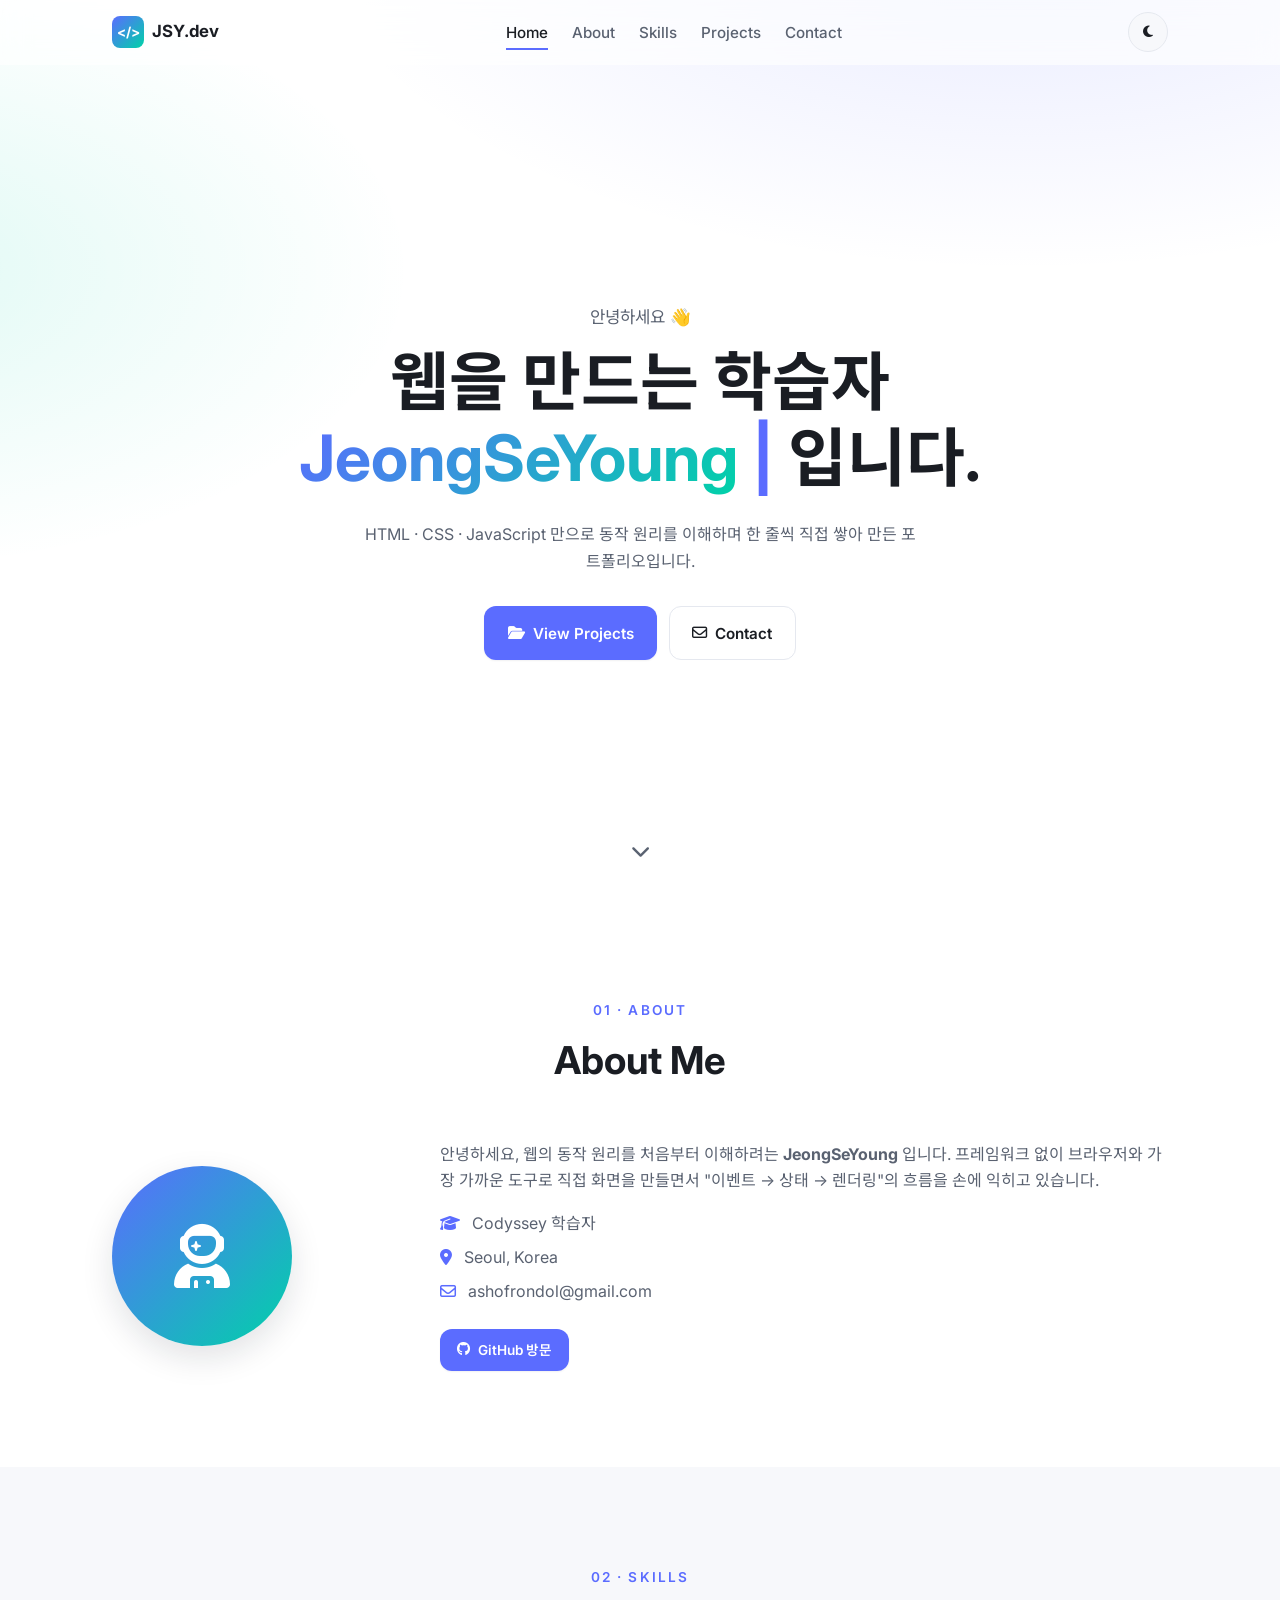
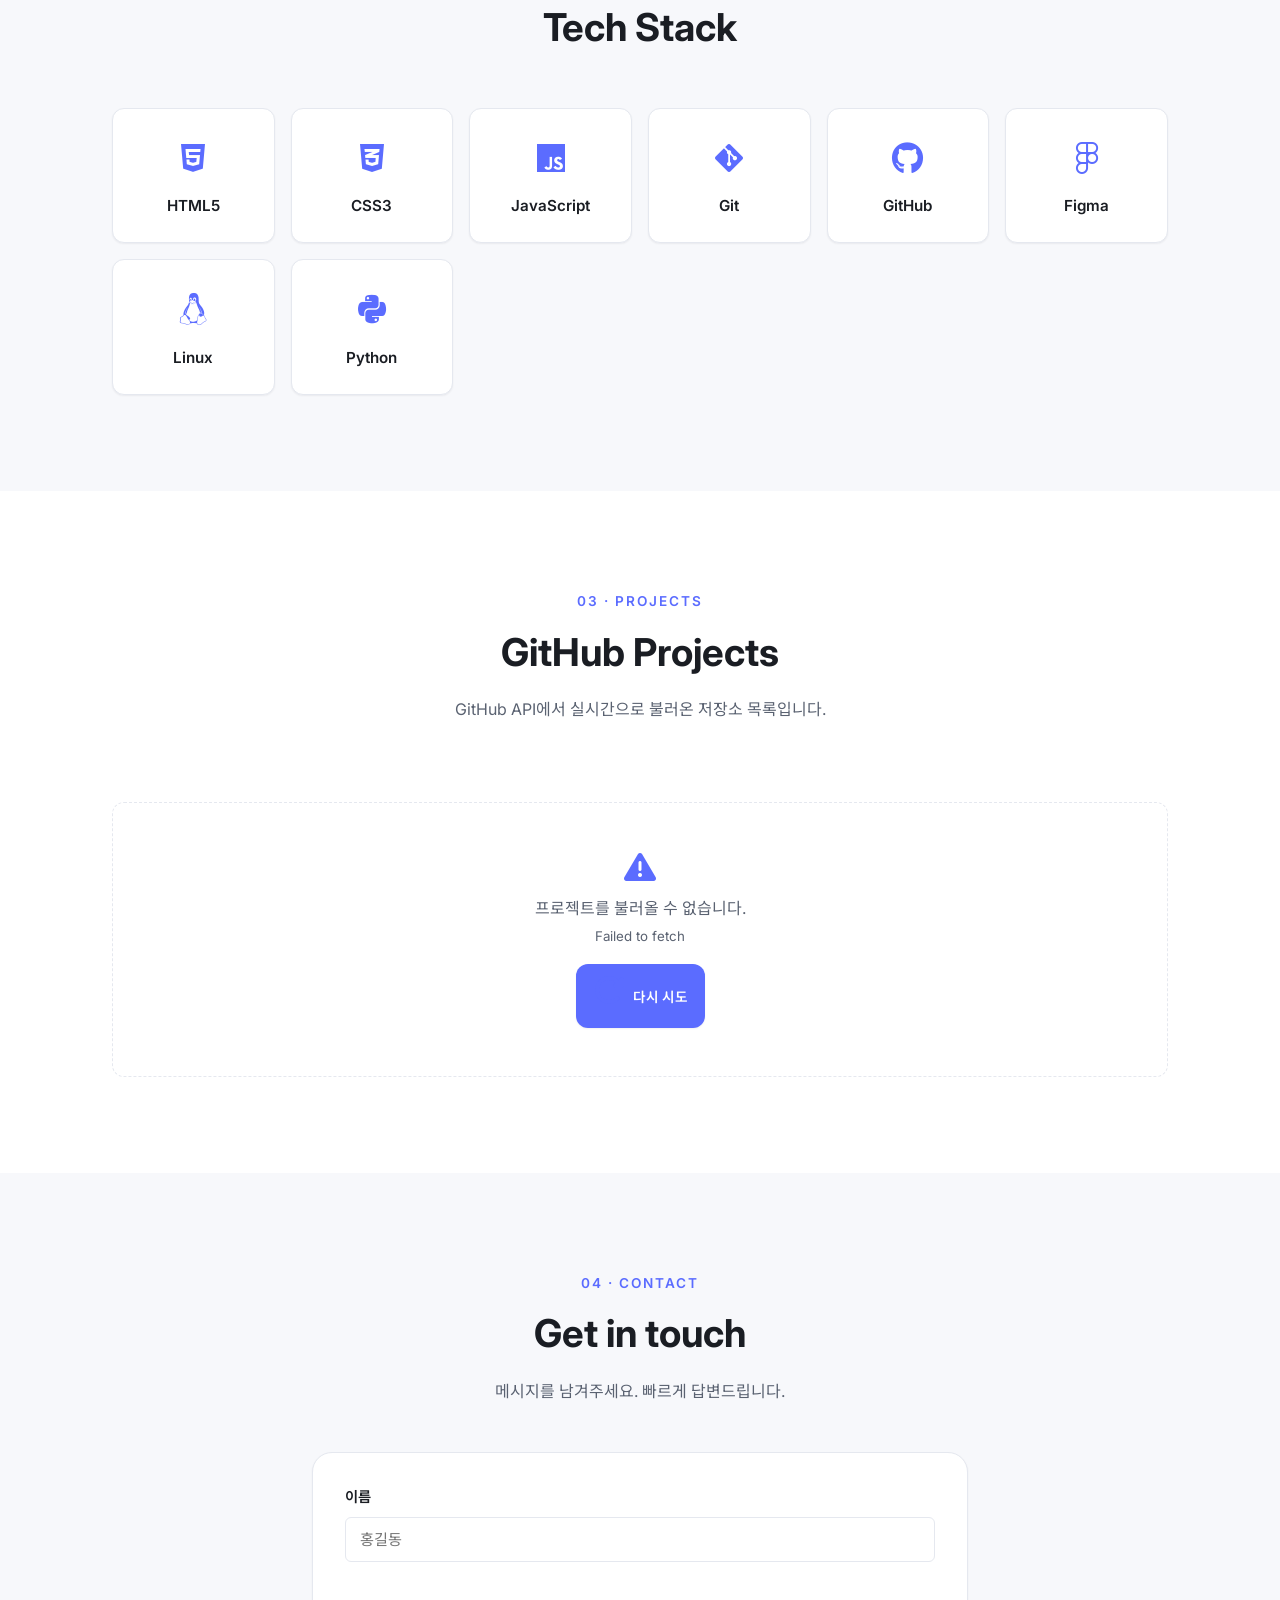
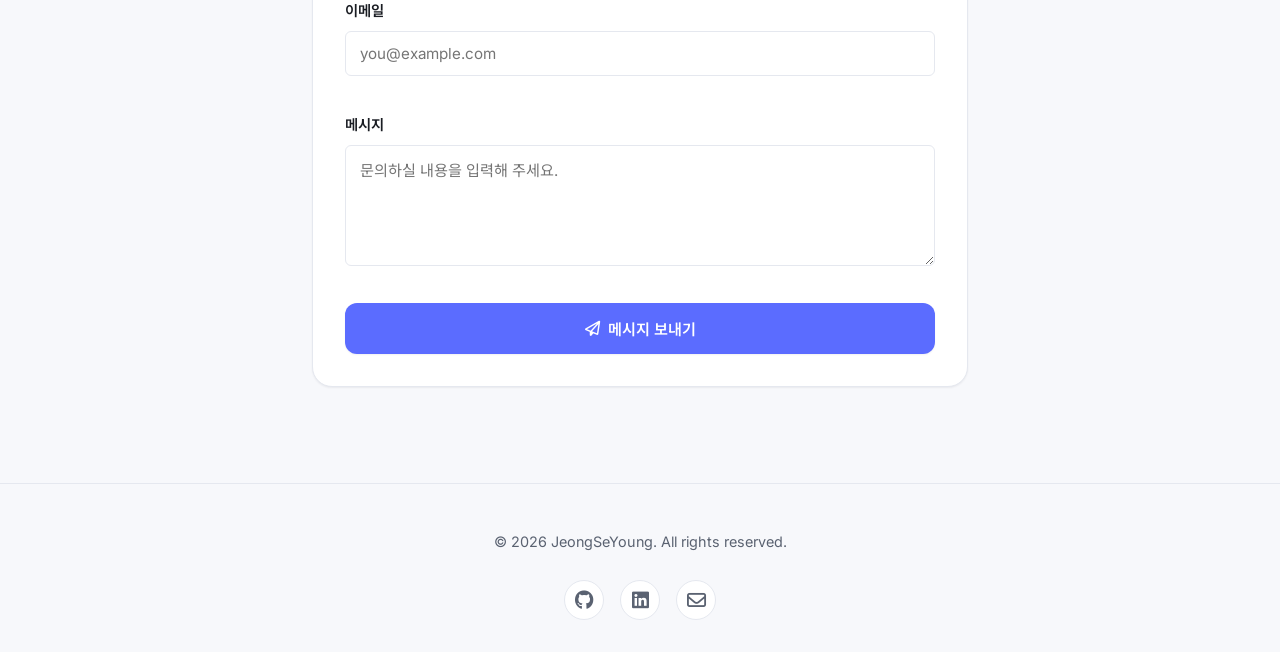
<file: index.html>
<!--
  index.html — 포트폴리오 단일 페이지(SPA 형태가 아닌 정적 HTML)
  구조: <head>(메타/폰트/스타일/스크립트 연결) → <body>(헤더 → main: hero/about/skills/projects/contact → footer → 스크롤탑 버튼)
  특징: 프레임워크 없이 순수 HTML/CSS/JS 로 구성. 동작 로직은 js/ 폴더의 기능별 모듈이 담당하고,
        이 문서는 '마크업(구조)'과 'JS가 붙잡을 id/class 후크'만 제공합니다.
-->
<!DOCTYPE html>
<!-- lang="ko": 문서 기본 언어를 한국어로 선언(스크린리더 발음·검색 엔진에 도움) -->
<html lang="ko">
<head>
  <!-- charset: 문자 인코딩(한글 깨짐 방지). <head> 가장 앞에 두는 것이 안전 -->
  <meta charset="UTF-8" />
  <!-- viewport: 모바일에서 기기 폭에 맞춰 렌더(반응형의 필수 설정) -->
  <meta name="viewport" content="width=device-width, initial-scale=1.0" />
  <!-- description: 검색 결과 미리보기에 쓰이는 페이지 설명 -->
  <meta name="description" content="순수 HTML/CSS/JavaScript로 만든 포트폴리오 웹사이트" />
  <!-- 브라우저 탭에 표시되는 문서 제목 -->
  <title>JeongSeYoung | Portfolio</title>

  <!-- Google Fonts -->
  <!-- preconnect: 폰트 서버에 미리 연결을 열어 두어 폰트 로딩 지연을 줄임 -->
  <link rel="preconnect" href="https://fonts.googleapis.com" />
  <!-- gstatic 은 실제 폰트 파일을 받는 서버. 교차 출처라 crossorigin 명시 필요 -->
  <link rel="preconnect" href="https://fonts.gstatic.com" crossorigin />
  <!-- 본문/제목용 웹폰트(Inter, Noto Sans KR) 불러오기. display=swap: 폰트 로딩 전엔 기본 글꼴로 먼저 표시(깜빡임 최소화) -->
  <link
    href="https://fonts.googleapis.com/css2?family=Inter:wght@400;500;600;700&family=Noto+Sans+KR:wght@400;500;700&display=swap"
    rel="stylesheet"
  />

  <!-- Font Awesome (아이콘 전용으로만 사용 - 외부 라이브러리 금지 규칙의 예외) -->
  <!-- 페이지 곳곳의 <i class="fa-..."> 아이콘을 렌더하기 위한 아이콘 폰트 CSS -->
  <link
    rel="stylesheet"
    href="https://cdnjs.cloudflare.com/ajax/libs/font-awesome/6.5.0/css/all.min.css"
  />

  <!-- 스타일: css/style.css 가 기능별 파일(tokens/base/layout/header/...)을 @import 합니다 -->
  <link rel="stylesheet" href="css/style.css" />

  <!--
    JavaScript: 기능별로 파일을 분리하고 defer 로 연결합니다.
    defer 스크립트는 문서 순서대로 실행되므로,
    공용 설정(config) → 각 기능 모듈 → 초기화(main) 순서로 둡니다.
  -->
  <!-- config.js: 공용 상수($, $$ 헬퍼, GitHub/Contact 엔드포인트 등). 다른 모듈이 의존하므로 가장 먼저 로드 -->
  <script src="js/config.js" defer></script>
  <!-- theme.js: 다크/라이트 모드 토글 -->
  <script src="js/theme.js" defer></script>
  <!-- menu.js: 모바일 햄버거 메뉴 열기/닫기 -->
  <script src="js/menu.js" defer></script>
  <!-- scroll.js: 부드러운 스크롤 · 스크롤탑 버튼 노출 등 스크롤 관련 동작 -->
  <script src="js/scroll.js" defer></script>
  <!-- typing.js: 히어로 이름(#typed)의 타이핑 애니메이션 -->
  <script src="js/typing.js" defer></script>
  <!-- skills.js: #skills-list 를 데이터로 동적 렌더 -->
  <script src="js/skills.js" defer></script>
  <!-- reveal.js: 스크롤 진입 시 요소가 나타나는 등장 효과 -->
  <script src="js/reveal.js" defer></script>
  <!-- navspy.js: 현재 보고 있는 섹션에 맞춰 네비 링크 활성화(스크롤 스파이) -->
  <script src="js/navspy.js" defer></script>
  <!-- projects.js: GitHub API 호출 → #projects-container 에 저장소 카드 렌더 -->
  <script src="js/projects.js" defer></script>
  <!-- contact.js: 문의 폼 검증/전송 처리 -->
  <script src="js/contact.js" defer></script>
  <!-- main.js: DOMContentLoaded 시점에 각 모듈의 init()을 호출하는 진입점. 의존 모듈 뒤(마지막)에 둠 -->
  <script src="js/main.js" defer></script>
</head>
<body>
  <!-- ============ HEADER / NAV ============ -->
  <!-- 상단 고정 헤더. id="header" 는 스크롤 시 그림자/축소 처리를 위해 JS가 잡는 후크 -->
  <header class="header" id="header">
    <!-- nav container: 가운데 정렬 폭 제한. aria-label 로 보조기기에 '주 메뉴'임을 알림 -->
    <nav class="nav container" aria-label="주 메뉴">
      <!-- 로고: 클릭 시 히어로(#hero)로 이동하는 상단 앵커 겸 브랜드 -->
      <a href="#hero" class="nav__logo">
        <!-- &lt;/&gt; : 화면에 </> 기호를 그대로 보여주기 위한 HTML 이스케이프 -->
        <span class="nav__logo-mark">&lt;/&gt;</span>
        <span>JSY.dev</span>
      </a>

      <!-- 데스크톱 네비 메뉴. id="navMenu" 는 햄버거 토글(menu.js)과 aria-controls 로 연결되는 대상 -->
      <ul class="nav__menu" id="navMenu">
        <!-- 각 링크의 href 는 해당 섹션 id 로 가는 페이지 내 앵커. navspy.js 가 활성 링크를 표시 -->
        <li><a href="#hero" class="nav__link">Home</a></li>
        <li><a href="#about" class="nav__link">About</a></li>
        <li><a href="#skills" class="nav__link">Skills</a></li>
        <li><a href="#projects" class="nav__link">Projects</a></li>
        <li><a href="#contact" class="nav__link">Contact</a></li>
      </ul>

      <!-- 우측 액션 영역: 테마 토글 + 햄버거 버튼 -->
      <div class="nav__actions">
        <!-- 다크 모드 전환 버튼. id=themeToggle(theme.js가 잡음) / aria-label 로 용도 설명 -->
        <button
          type="button"
          class="theme-toggle"
          id="themeToggle"
          aria-label="다크 모드 전환"
        >
          <!-- 달 아이콘. aria-hidden: 장식용 아이콘이므로 스크린리더에서 숨김 -->
          <i class="fa-solid fa-moon" aria-hidden="true"></i>
        </button>
        <!-- 햄버거 버튼(모바일 메뉴 토글). id=hamburger(menu.js)
             aria-expanded=false: 현재 메뉴가 닫힘 상태(열고 닫을 때 JS가 갱신)
             aria-controls=navMenu: 이 버튼이 제어하는 대상이 navMenu 임을 명시 -->
        <button
          type="button"
          class="hamburger"
          id="hamburger"
          aria-label="메뉴 열기"
          aria-expanded="false"
          aria-controls="navMenu"
        >
          <!-- 막대 3줄: CSS로 햄버거 아이콘 모양을 그리기 위한 빈 span 들 -->
          <span></span>
          <span></span>
          <span></span>
        </button>
      </div>
    </nav>
  </header>

  <!-- main: 페이지의 핵심 본문(검색·접근성상 주요 콘텐츠 영역) -->
  <main>
    <!-- ============ HERO ============ -->
    <!-- 첫 화면 섹션. id="hero" 는 로고/Home 링크의 앵커 목적지 -->
    <section class="hero" id="hero">
      <!-- hero__inner: 히어로 내용을 container 폭 안에서 정렬 -->
      <div class="container hero__inner">
        <!-- 인사말(작은 윗줄) -->
        <p class="hero__greet">안녕하세요 👋</p>
        <!-- 메인 타이틀(h1: 페이지의 대표 제목) -->
        <h1 class="hero__title">
          웹을 만드는 학습자<br />
          <!-- id="typed": typing.js 가 이 안의 텍스트를 한 글자씩 타이핑 효과로 출력 -->
          <span class="hero__name" id="typed">JeongSeYoung</span>
          <!-- 깜빡이는 커서 표현. 장식이므로 aria-hidden 으로 읽지 않음 -->
          <span class="cursor" aria-hidden="true">|</span>
          입니다.
        </h1>
        <!-- 자기소개 한 줄 설명 -->
        <p class="hero__desc">
          HTML · CSS · JavaScript 만으로 동작 원리를 이해하며
          한 줄씩 직접 쌓아 만든 포트폴리오입니다.
        </p>
        <!-- CTA(행동 유도) 버튼 묶음 -->
        <div class="hero__cta">
          <!-- 주요 버튼: Projects 섹션으로 이동 -->
          <a href="#projects" class="btn btn--primary">
            <i class="fa-solid fa-folder-open"></i> View Projects
          </a>
          <!-- 보조 버튼(ghost: 테두리만 있는 스타일): Contact 섹션으로 이동 -->
          <a href="#contact" class="btn btn--ghost">
            <i class="fa-regular fa-envelope"></i> Contact
          </a>
        </div>
      </div>
      <!-- 아래로 스크롤 유도 화살표(About 섹션으로 이동) -->
      <a href="#about" class="hero__scroll" aria-label="아래로 스크롤">
        <i class="fa-solid fa-chevron-down"></i>
      </a>
    </section>

    <!-- ============ ABOUT ============ -->
    <!-- 소개 섹션. id="about" 는 네비 앵커 목적지 -->
    <section class="section" id="about">
      <div class="container">
        <!-- 섹션 머리말(분류 라벨 · 제목) — 모든 섹션이 같은 패턴을 공유 -->
        <header class="section__head">
          <p class="section__kicker">01 · About</p>
          <h2 class="section__title">About Me</h2>
        </header>
        <!-- about: 사진(좌)과 본문(우)으로 나뉜 소개 카드 -->
        <article class="about">
          <!-- 좌측 아바타 영역 -->
          <div class="about__photo">
            <!-- 실제 사진 대신 아이콘 아바타. 장식이므로 aria-hidden -->
            <div class="about__avatar" aria-hidden="true">
              <i class="fa-solid fa-user-astronaut"></i>
            </div>
          </div>
          <!-- 우측 본문(소개 문단 · 정보 목록 · GitHub 버튼) -->
          <div class="about__body">
            <p>
              안녕하세요, 웹의 동작 원리를 처음부터 이해하려는
              <!-- strong: 의미상 강조(이름 부각) -->
              <strong>JeongSeYoung</strong> 입니다.
              프레임워크 없이 브라우저와 가장 가까운 도구로
              직접 화면을 만들면서 "이벤트 → 상태 → 렌더링"의
              흐름을 손에 익히고 있습니다.
            </p>
            <!-- 소속/위치/연락처를 아이콘과 함께 보여주는 목록 -->
            <ul class="about__list">
              <li><i class="fa-solid fa-graduation-cap"></i> Codyssey 학습자</li>
              <li><i class="fa-solid fa-location-dot"></i> Seoul, Korea</li>
              <li><i class="fa-regular fa-envelope"></i> ashofrondol@gmail.com</li>
            </ul>
            <!-- GitHub 프로필 링크. target=_blank: 새 탭 / rel=noopener: 새 탭의 보안·성능 위험 차단 -->
            <a
              href="https://github.com/ashofrondol"
              target="_blank"
              rel="noopener"
              class="btn btn--primary btn--sm"
            >
              <i class="fa-brands fa-github"></i> GitHub 방문
            </a>
          </div>
        </article>
      </div>
    </section>

    <!-- ============ SKILLS ============ -->
    <!-- 기술 스택 섹션. section--alt: 배경색을 번갈아 주어 섹션 구분 -->
    <section class="section section--alt" id="skills">
      <div class="container">
        <header class="section__head">
          <p class="section__kicker">02 · Skills</p>
          <h2 class="section__title">Tech Stack</h2>
        </header>
        <!-- id="skills-list": skills.js 가 데이터를 받아 <li> 항목들을 동적으로 채움 -->
        <ul class="skills" id="skills-list">
          <!-- JS에서 동적으로 채워집니다 -->
        </ul>
      </div>
    </section>

    <!-- ============ PROJECTS (GitHub API) ============ -->
    <!-- 프로젝트 섹션. GitHub API 응답을 카드로 렌더 -->
    <section class="section" id="projects">
      <div class="container">
        <header class="section__head">
          <p class="section__kicker">03 · Projects</p>
          <h2 class="section__title">GitHub Projects</h2>
          <p class="section__desc">
            GitHub API에서 실시간으로 불러온 저장소 목록입니다.
          </p>
        </header>

        <!-- 언어 필터 영역. role=tablist: 탭 묶음임을 보조기기에 알림. 버튼은 projects.js 가 동적 생성 -->
        <div class="filters" id="filters" role="tablist" aria-label="언어 필터">
          <!-- 언어 필터 버튼 (성공 후 동적 렌더) -->
        </div>

        <!-- 프로젝트 카드가 들어갈 컨테이너. aria-live=polite: 내용이 비동기로 바뀌면 스크린리더에 부담 없이 알림 -->
        <div class="projects" id="projects-container" aria-live="polite">
          <!-- 로딩/성공/에러/빈 상태가 모두 여기에 렌더링됩니다 -->
        </div>
      </div>
    </section>

    <!-- ============ CONTACT ============ -->
    <!-- 문의 섹션: id="contact" 는 네비게이션 앵커 이동의 목적지 -->
    <section class="section section--alt" id="contact">
      <!-- container--narrow: 폼 가독성을 위해 좌우 폭을 좁힌 컨테이너 -->
      <div class="container container--narrow">
        <!-- 섹션 머리말(분류 라벨 · 제목 · 설명) -->
        <header class="section__head">
          <p class="section__kicker">04 · Contact</p>      <!-- 작은 분류 라벨 -->
          <h2 class="section__title">Get in touch</h2>     <!-- 섹션 제목 -->
          <p class="section__desc">메시지를 남겨주세요. 빠르게 답변드립니다.</p> <!-- 보조 설명 -->
        </header>

        <!-- 문의 폼: novalidate 로 브라우저 기본 검증을 끄고, contact.js 가 직접 검증/전송 처리
             id="contactForm" 은 contact.js 가 폼을 찾는 기준 -->
        <form class="form" id="contactForm" novalidate>
          <!-- 이름 칸 -->
          <div class="form__field">
            <label for="name">이름</label> <!-- for="name": 아래 input 의 id 와 짝지어 클릭 영역 연결 -->
            <!-- input 속성: type=text(일반 텍스트) / id(라벨·JS 연결, errors 키) / name(전송 시 키)
                 autocomplete=name(브라우저 자동완성 힌트) / placeholder(예시 글자) / required(필수) -->
            <input
              type="text"
              id="name"
              name="name"
              autocomplete="name"
              placeholder="홍길동"
              required
            />
            <small class="form__error" data-error-for="name"></small> <!-- 이 칸의 에러 메시지가 들어갈 자리(JS가 채움) -->
          </div>

          <!-- 이메일 칸 -->
          <div class="form__field">
            <label for="email">이메일</label> <!-- for="email": 아래 input 과 연결 -->
            <!-- type=email: 이메일 형식 칸 / autocomplete=email: 이메일 자동완성 / 나머지는 위와 동일 -->
            <input
              type="email"
              id="email"
              name="email"
              autocomplete="email"
              placeholder="you@example.com"
              required
            />
            <small class="form__error" data-error-for="email"></small> <!-- 이메일 칸 에러 자리 -->
          </div>

          <!-- 메시지 칸 -->
          <div class="form__field">
            <label for="message">메시지</label> <!-- for="message": 아래 textarea 와 연결 -->
            <!-- textarea: 여러 줄 입력 / rows=5: 기본 높이 5줄 / name=message(전송 키) / required(필수) -->
            <textarea
              id="message"
              name="message"
              rows="5"
              placeholder="문의하실 내용을 입력해 주세요."
              required
            ></textarea>
            <small class="form__error" data-error-for="message"></small> <!-- 메시지 칸 에러 자리 -->
          </div>

          <!-- 제출 버튼: 전송 중에는 contact.js 가 disabled 처리 + 라벨을 스피너로 교체 -->
          <button type="submit" class="btn btn--primary btn--block">
            <i class="fa-regular fa-paper-plane"></i> 메시지 보내기 <!-- 종이비행기 아이콘 + 라벨 -->
          </button>

          <!-- 성공 배너: 평소 hidden, 전송 성공 시 JS 가 hidden 해제(status==='success') -->
          <p class="form__success" id="formSuccess" hidden>
            <i class="fa-solid fa-circle-check"></i>          <!-- 체크 아이콘 -->
            메시지가 정상적으로 전송되었습니다. 감사합니다!
          </p>

          <!-- 실패 배너: 평소 hidden, 전송 실패 시 JS 가 hidden 해제(status==='error') -->
          <p class="form__error-banner" id="formError" hidden>
            <i class="fa-solid fa-triangle-exclamation"></i> <!-- 경고 아이콘 -->
            전송에 실패했습니다. 잠시 후 다시 시도하거나 직접 이메일로 연락해 주세요.
          </p>
        </form>
      </div>
    </section>
  </main>

  <!-- ============ FOOTER ============ -->
  <!-- 페이지 하단 푸터(저작권 · 소셜 링크) -->
  <footer class="footer">
    <div class="container footer__inner">
      <!-- 저작권 줄. #year 는 main.js/scroll.js 등에서 현재 연도를 채워 항상 최신으로 보이게 함 -->
      <p>&copy; <span id="year"></span> JeongSeYoung. All rights reserved.</p>
      <!-- 소셜 링크 목록(아이콘 버튼) -->
      <ul class="footer__socials" aria-label="소셜 링크">
        <li>
          <!-- GitHub: 새 탭 + noopener. aria-label 로 아이콘만 있는 링크의 용도를 알림 -->
          <a
            href="https://github.com/ashofrondol"
            target="_blank"
            rel="noopener"
            aria-label="GitHub"
          >
            <i class="fa-brands fa-github"></i>
          </a>
        </li>
        <li>
          <!-- LinkedIn: 새 탭 + noopener -->
          <a
            href="https://www.linkedin.com/"
            target="_blank"
            rel="noopener"
            aria-label="LinkedIn"
          >
            <i class="fa-brands fa-linkedin"></i>
          </a>
        </li>
        <li>
          <!-- mailto: 클릭 시 기본 메일 프로그램으로 작성 창을 엶 -->
          <a href="mailto:ashofrondol@gmail.com" aria-label="Email">
            <i class="fa-regular fa-envelope"></i>
          </a>
        </li>
      </ul>
    </div>
  </footer>

  <!-- 스크롤 탑 버튼 -->
  <!-- 맨 위로 이동 버튼. 평소 숨겨졌다가 일정 스크롤 이후 scroll.js 가 노출. id=scrollTop 이 그 후크 -->
  <button
    type="button"
    class="scroll-top"
    id="scrollTop"
    aria-label="페이지 맨 위로"
  >
    <i class="fa-solid fa-arrow-up"></i>
  </button>
</body>
</html>
</file>
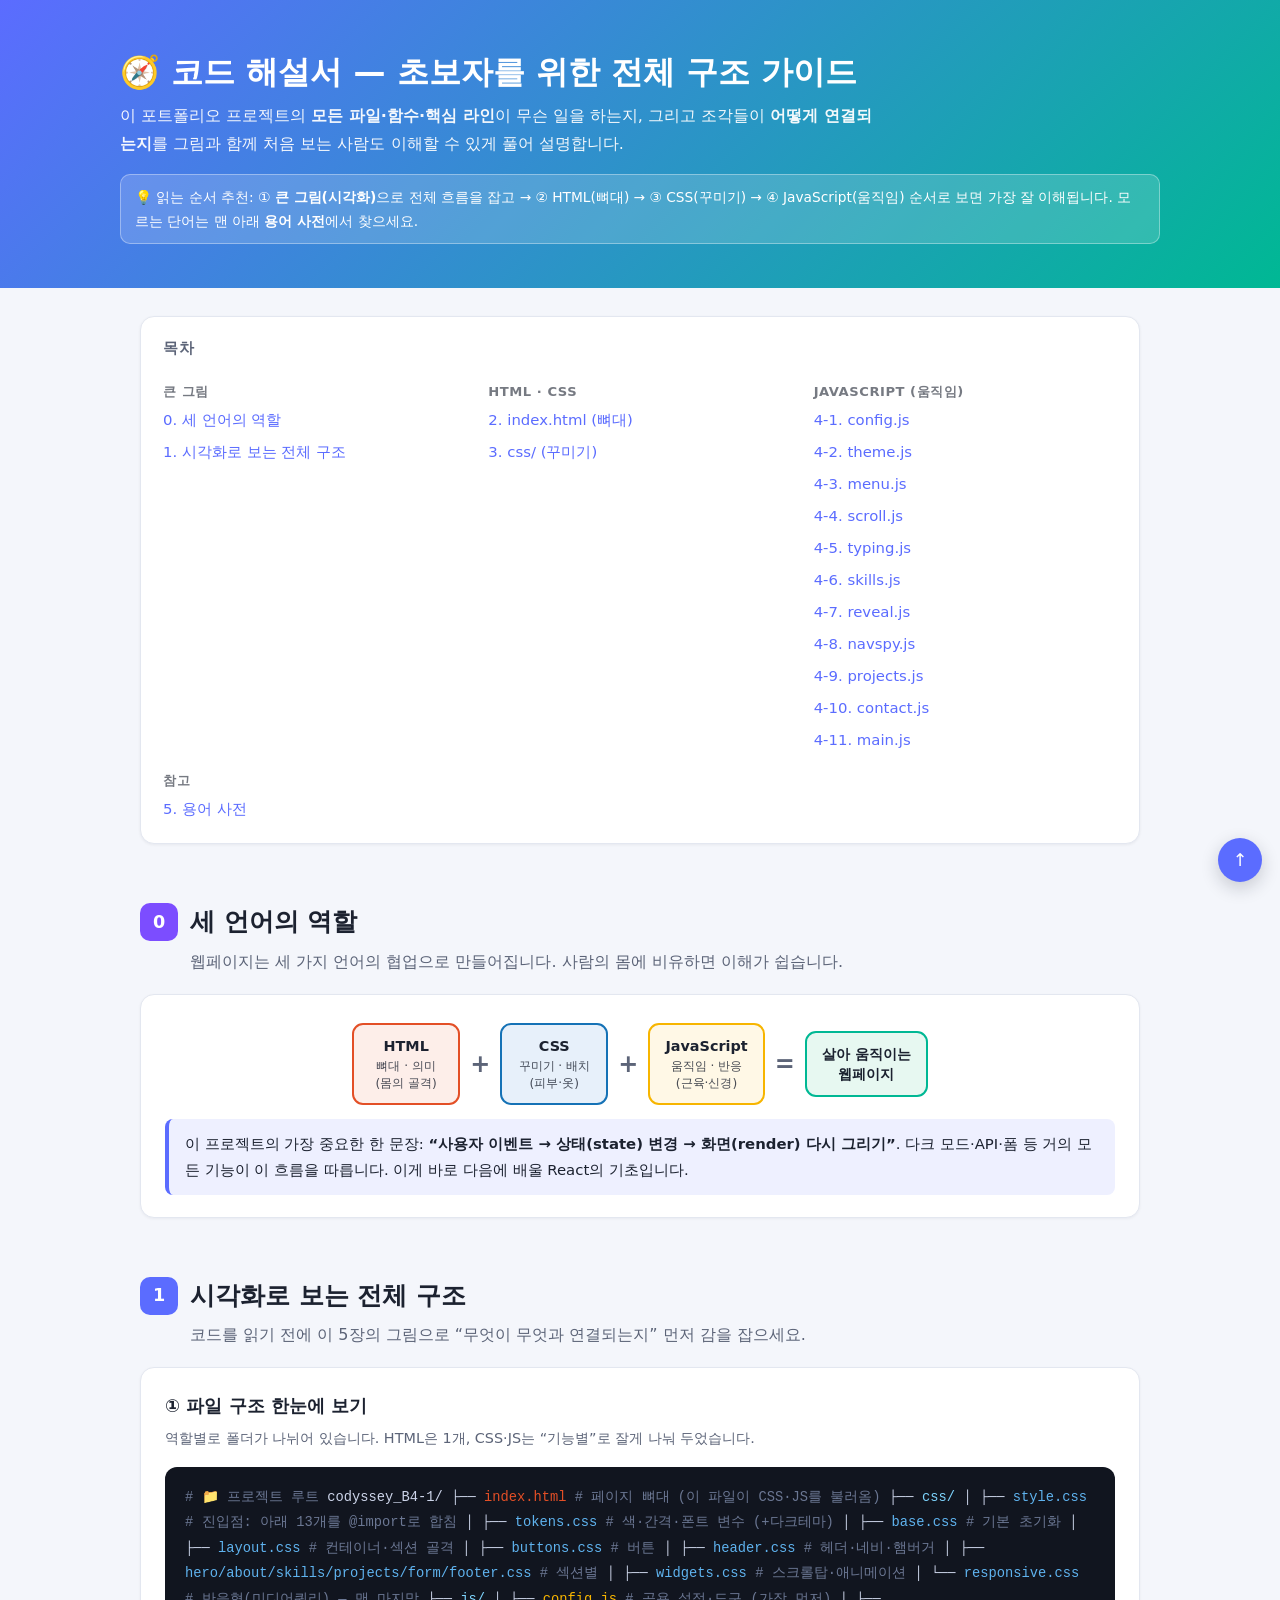
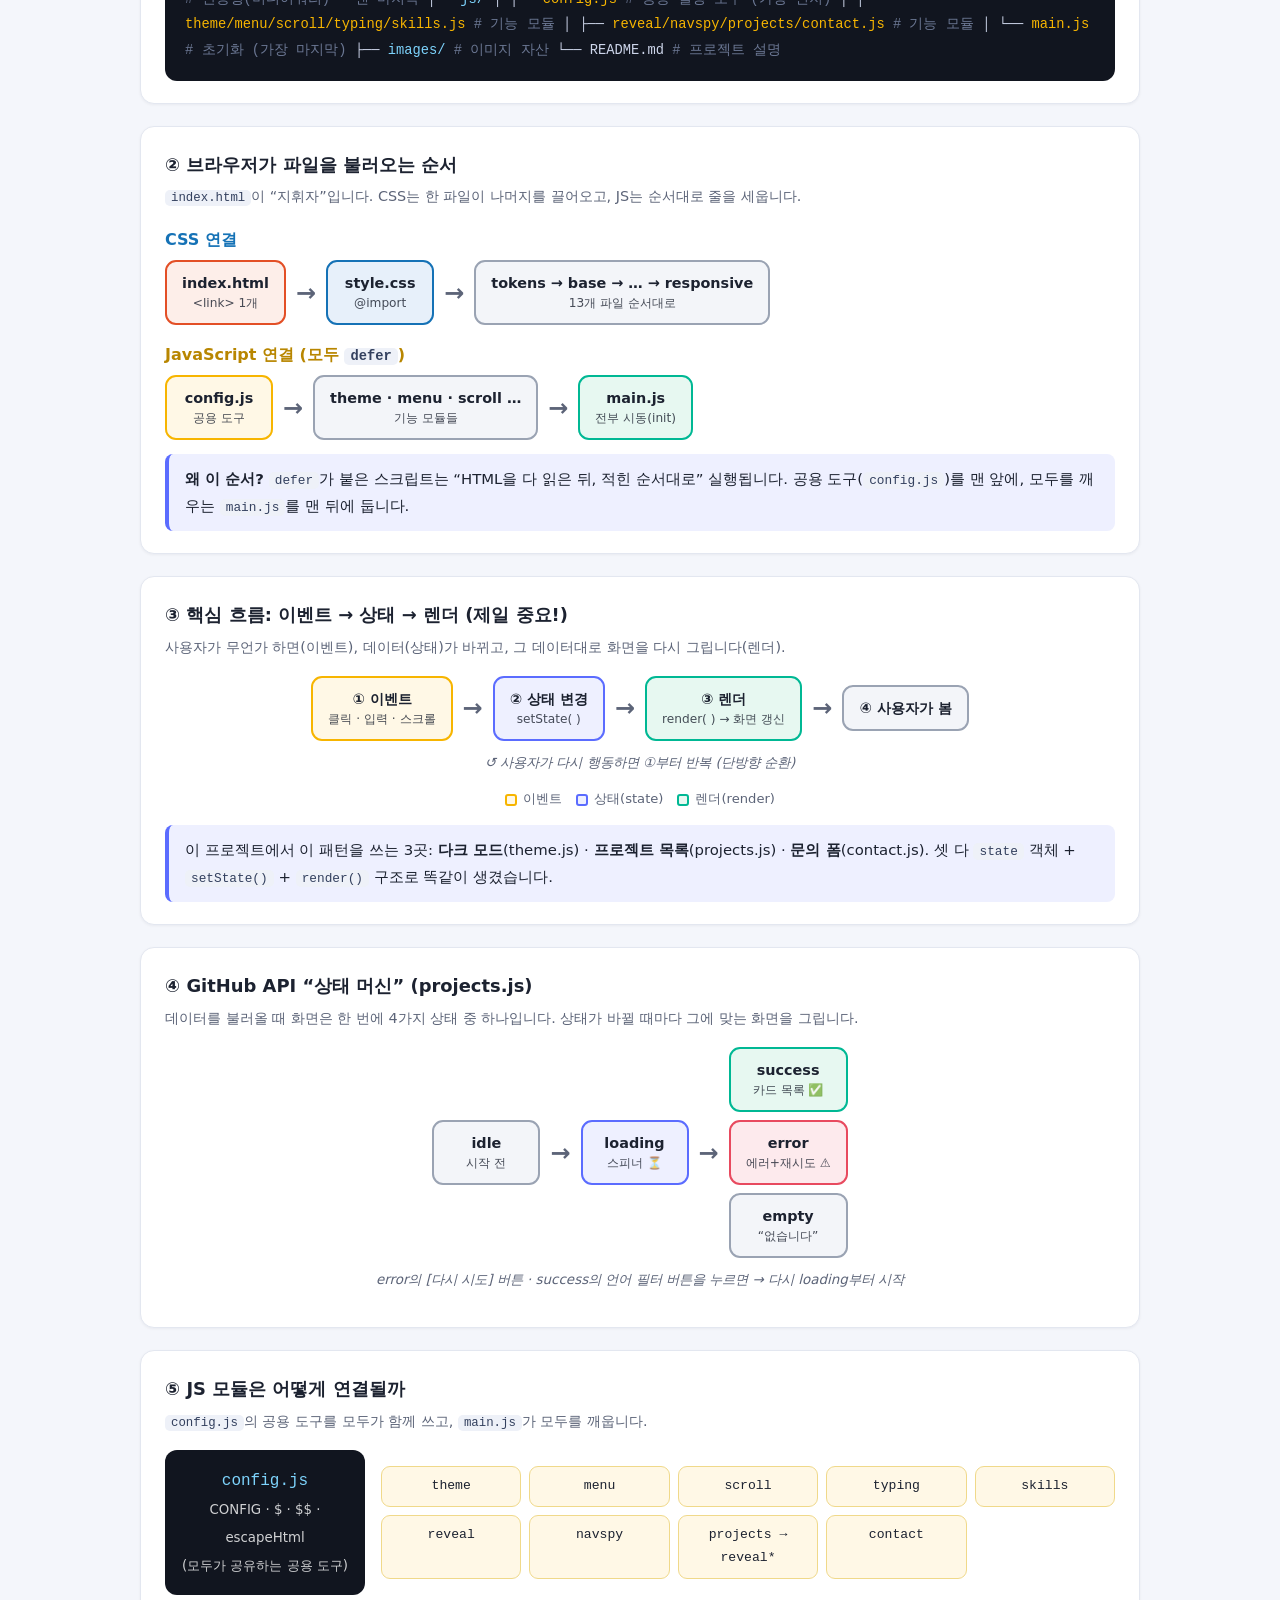
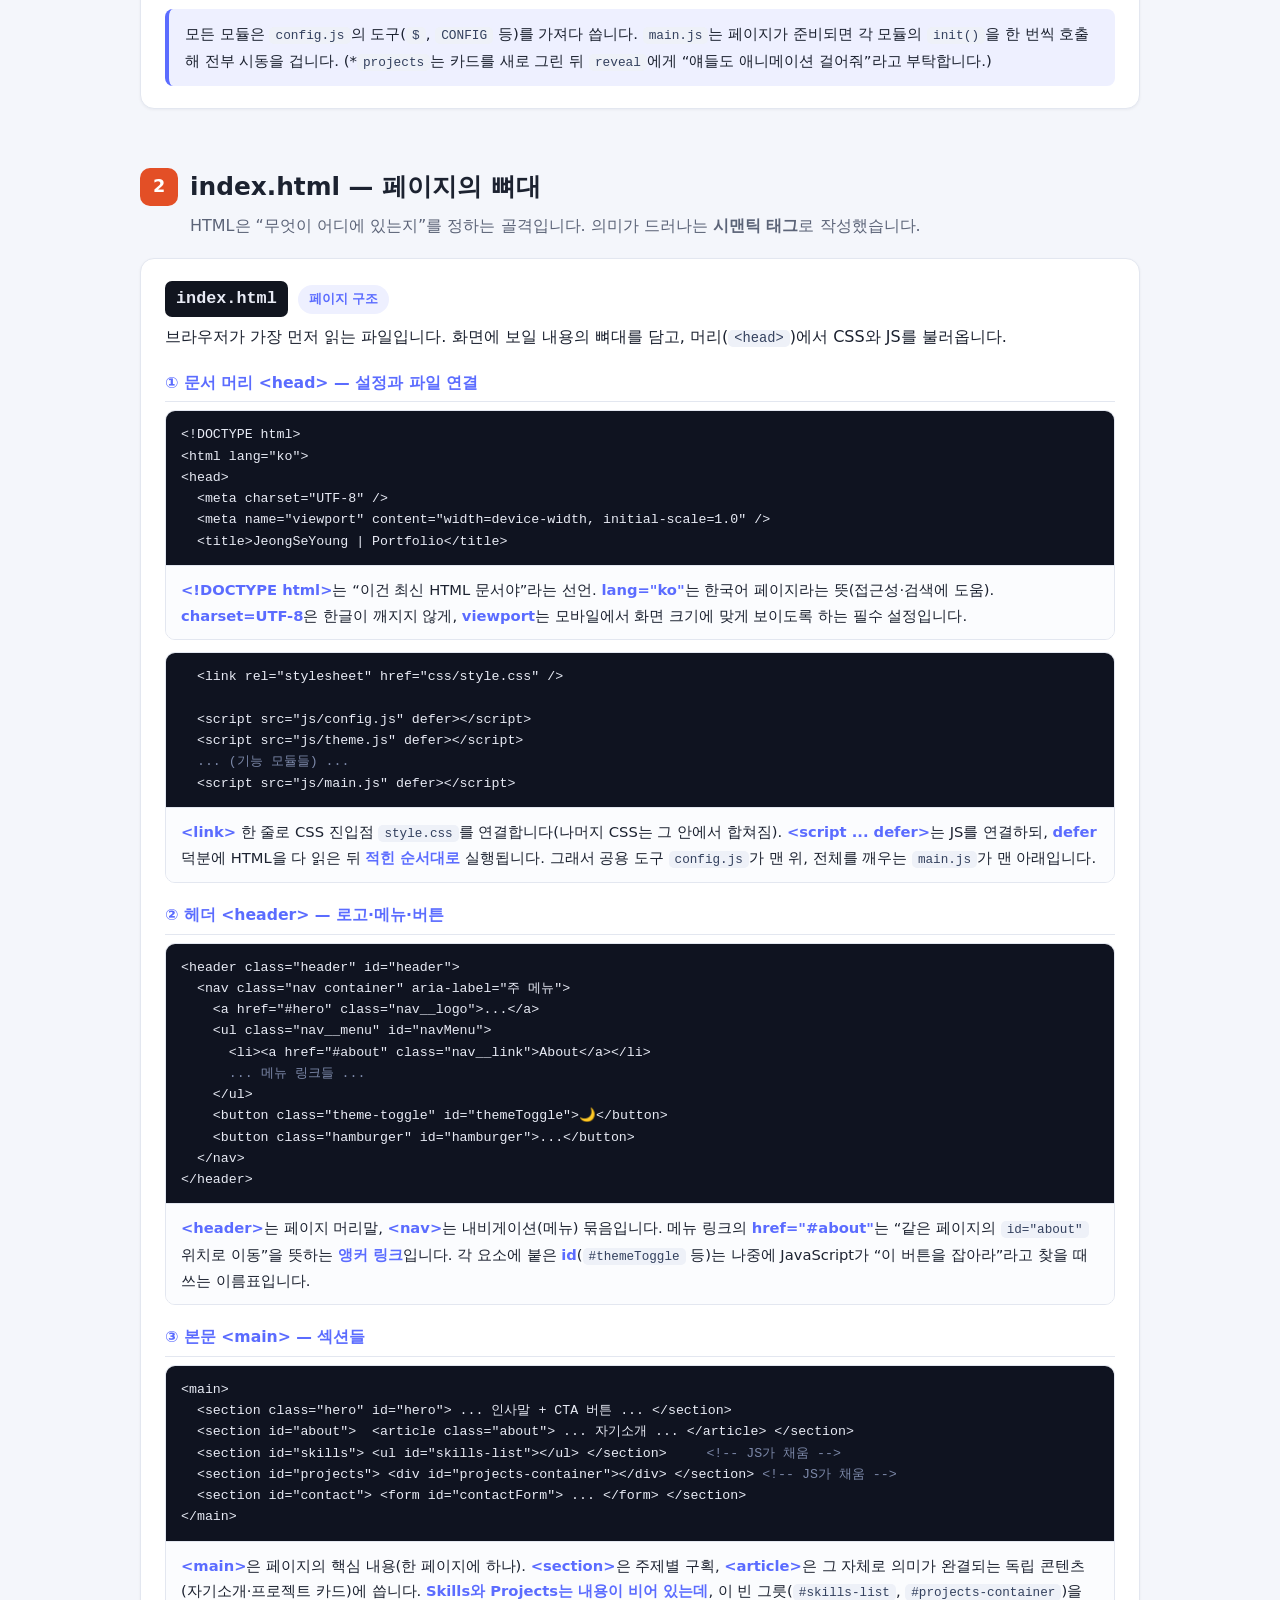
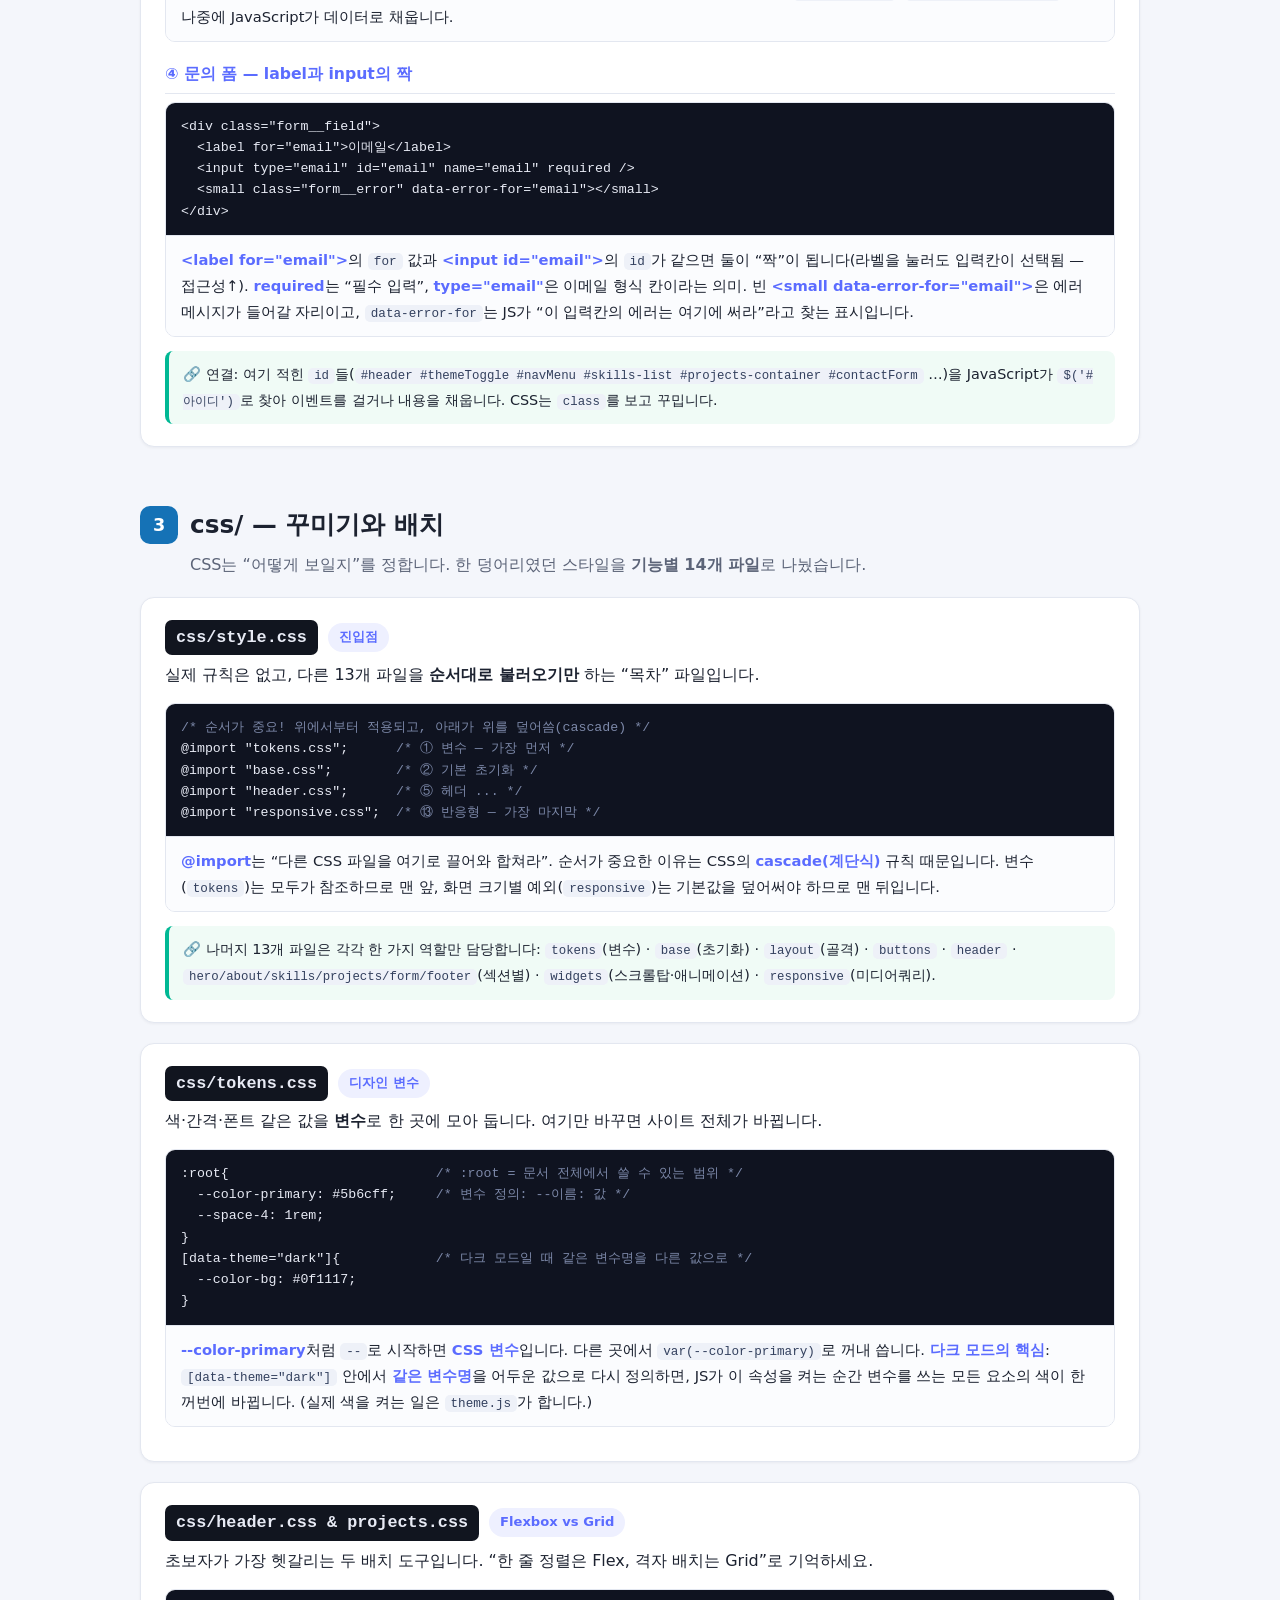
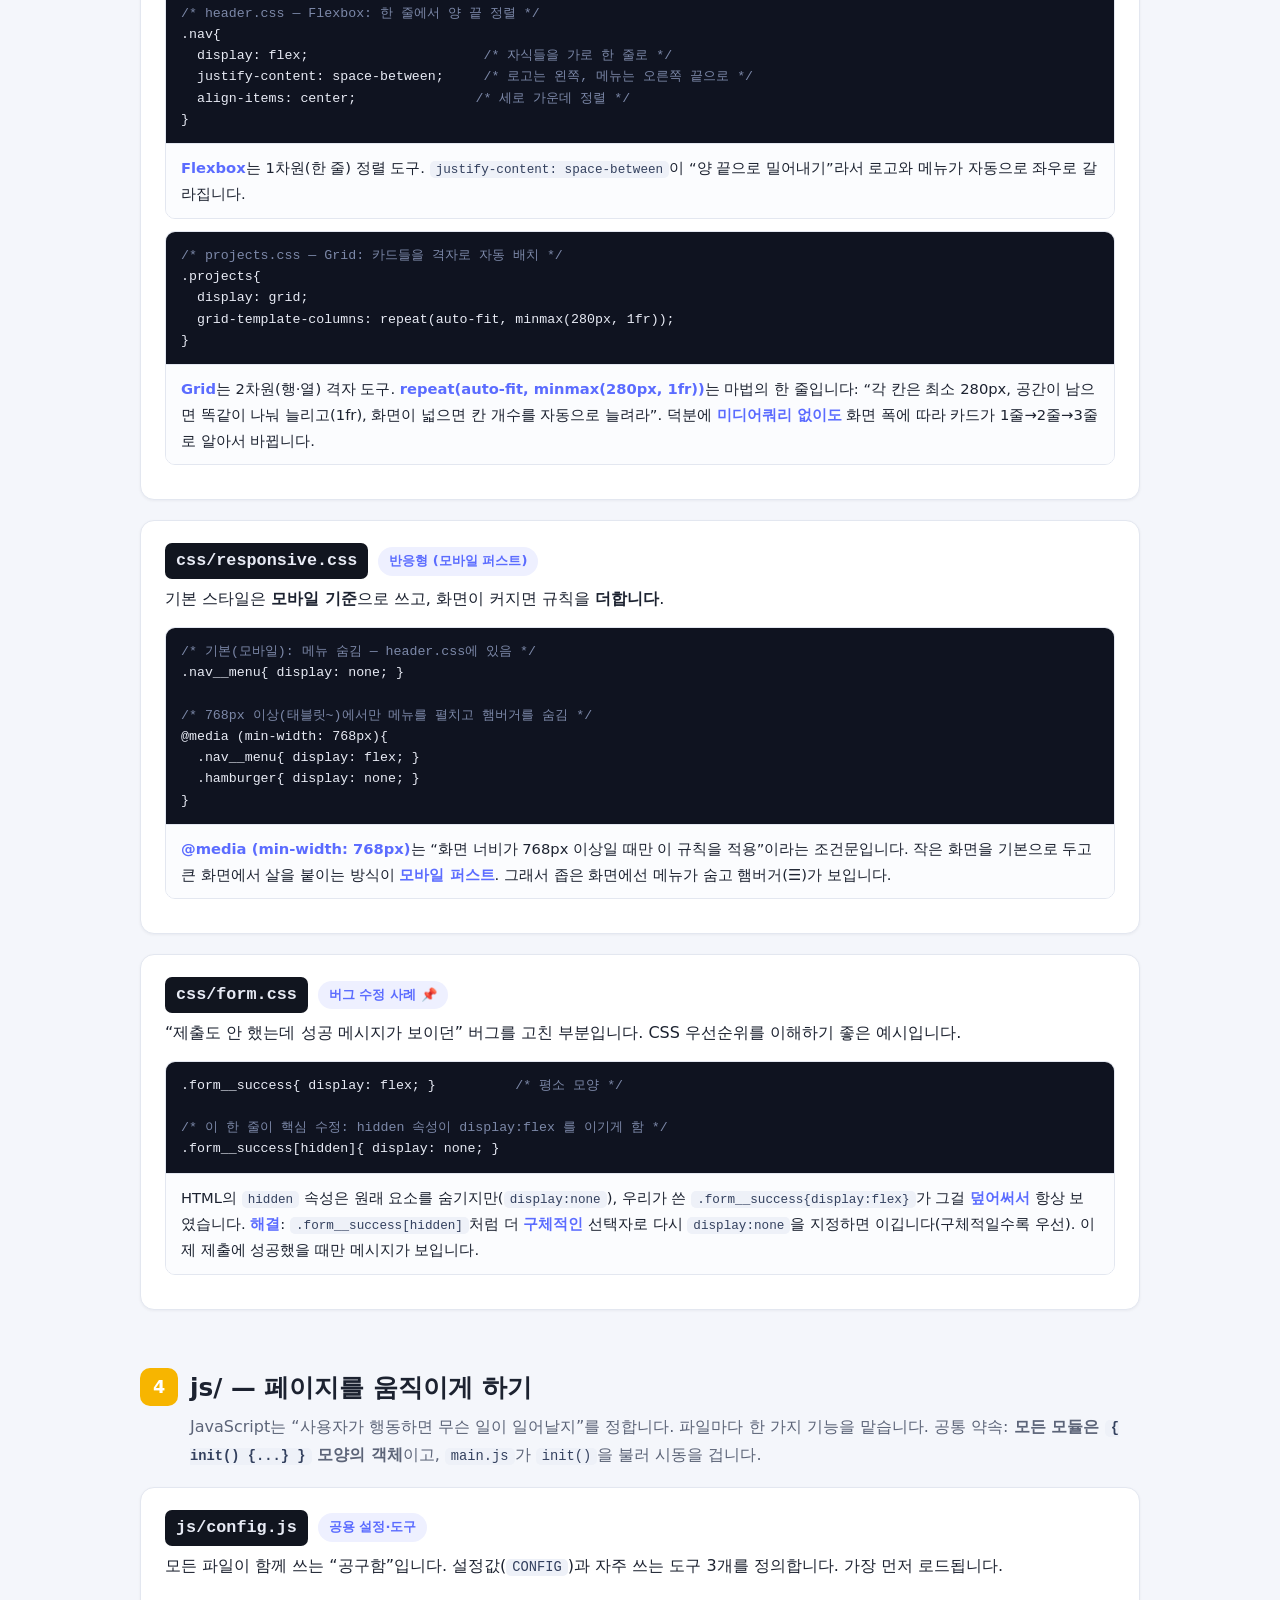
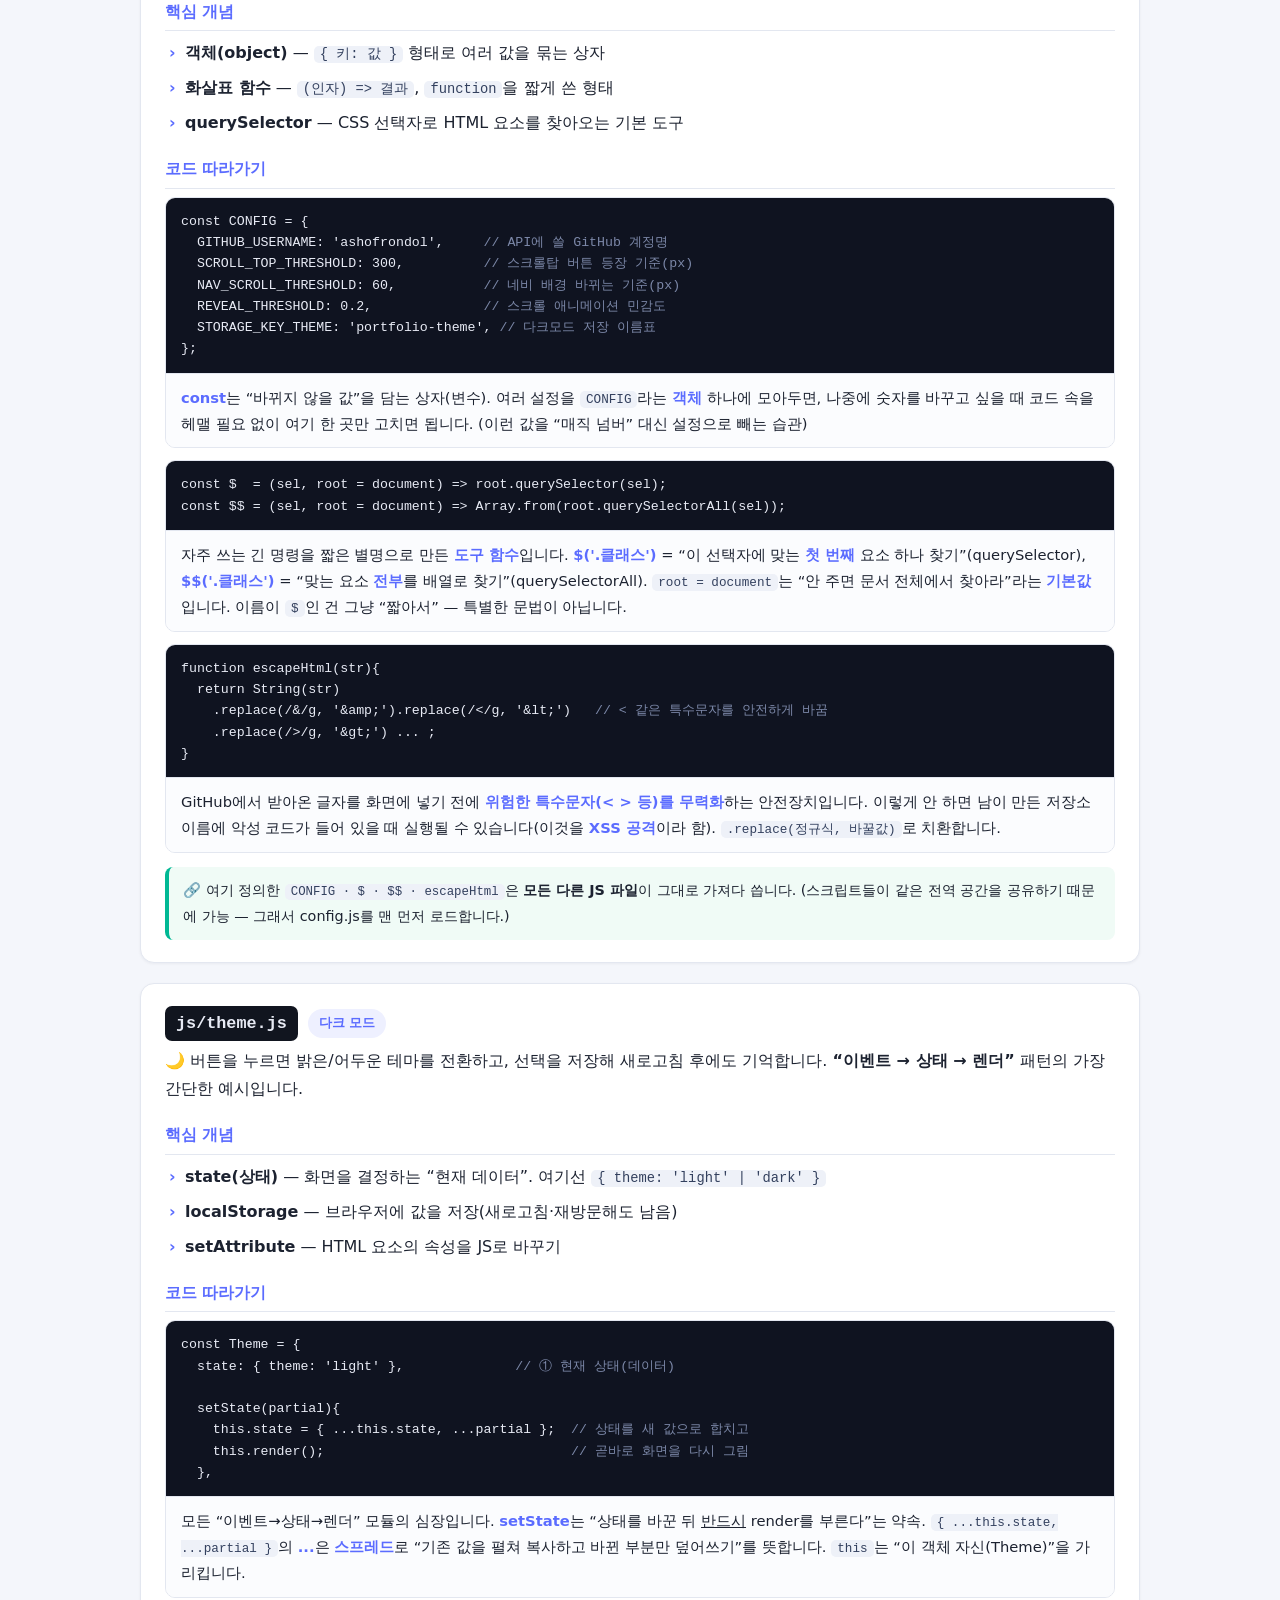
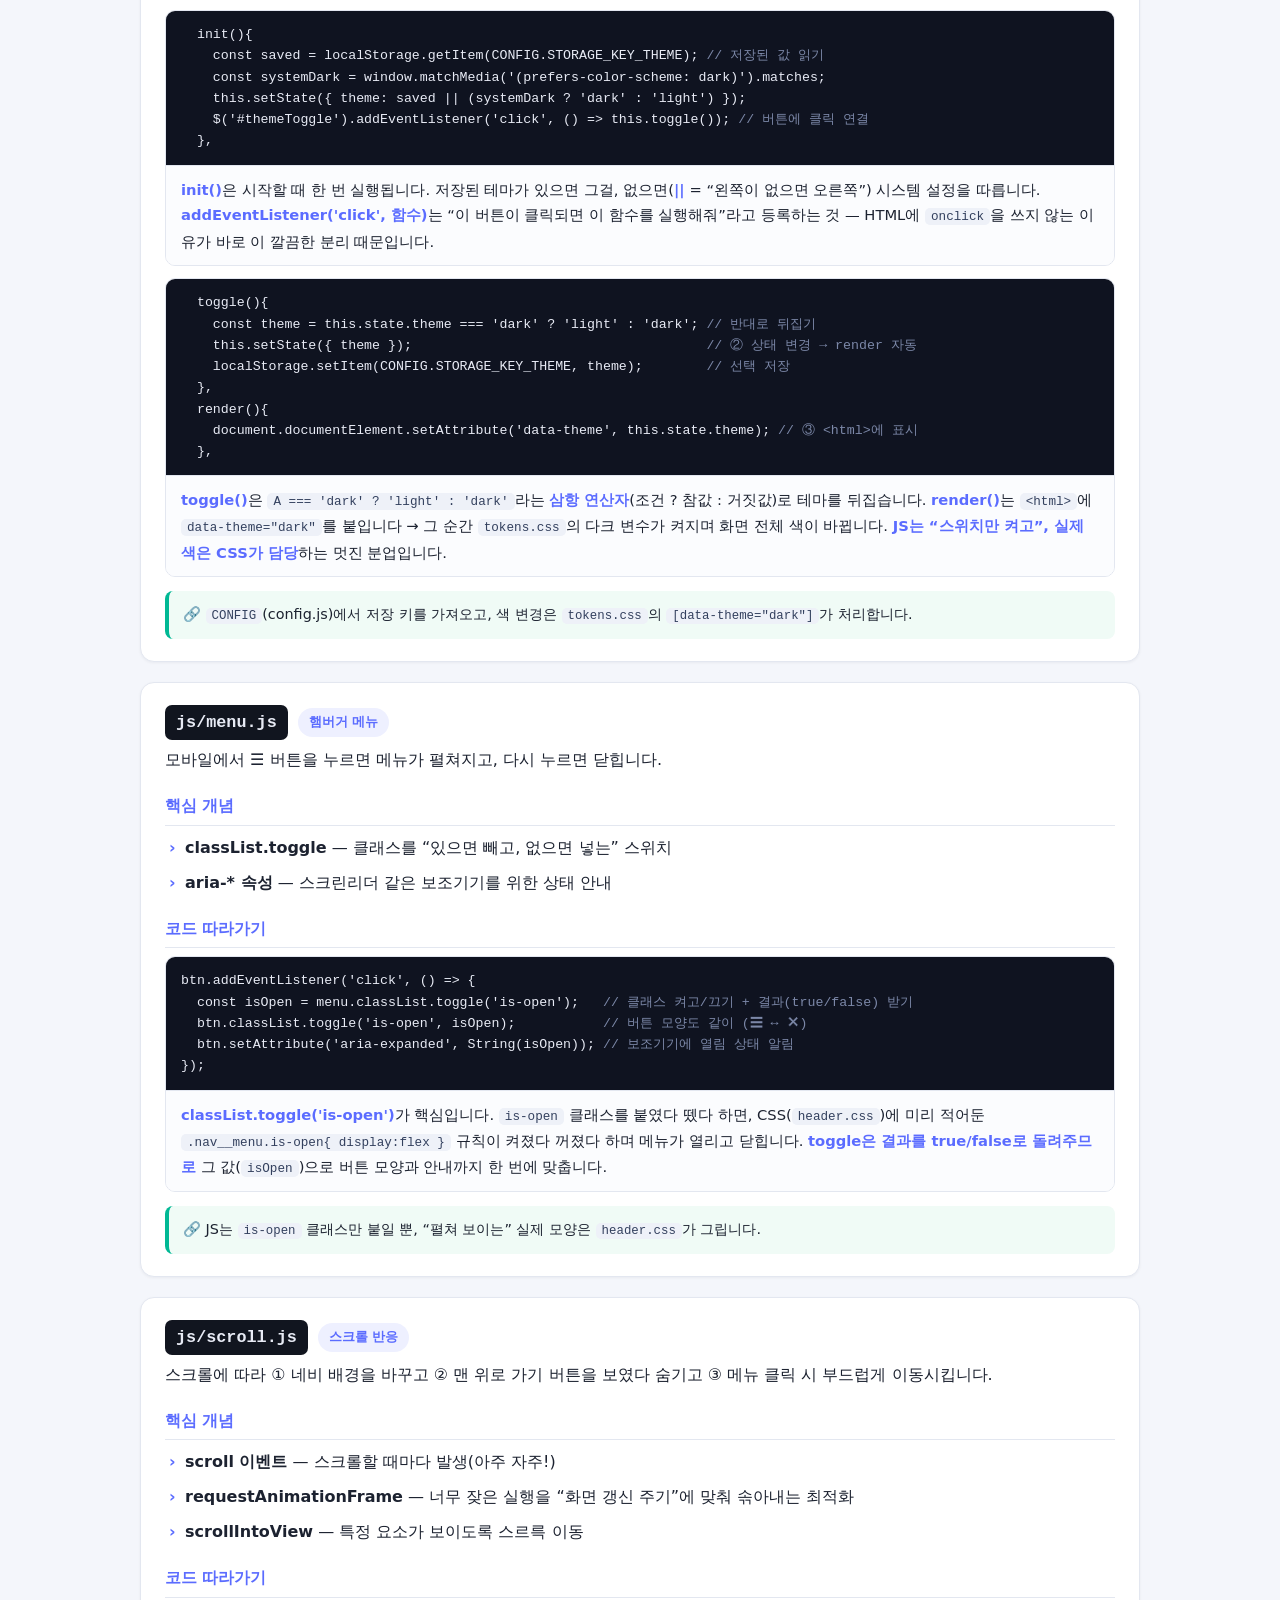
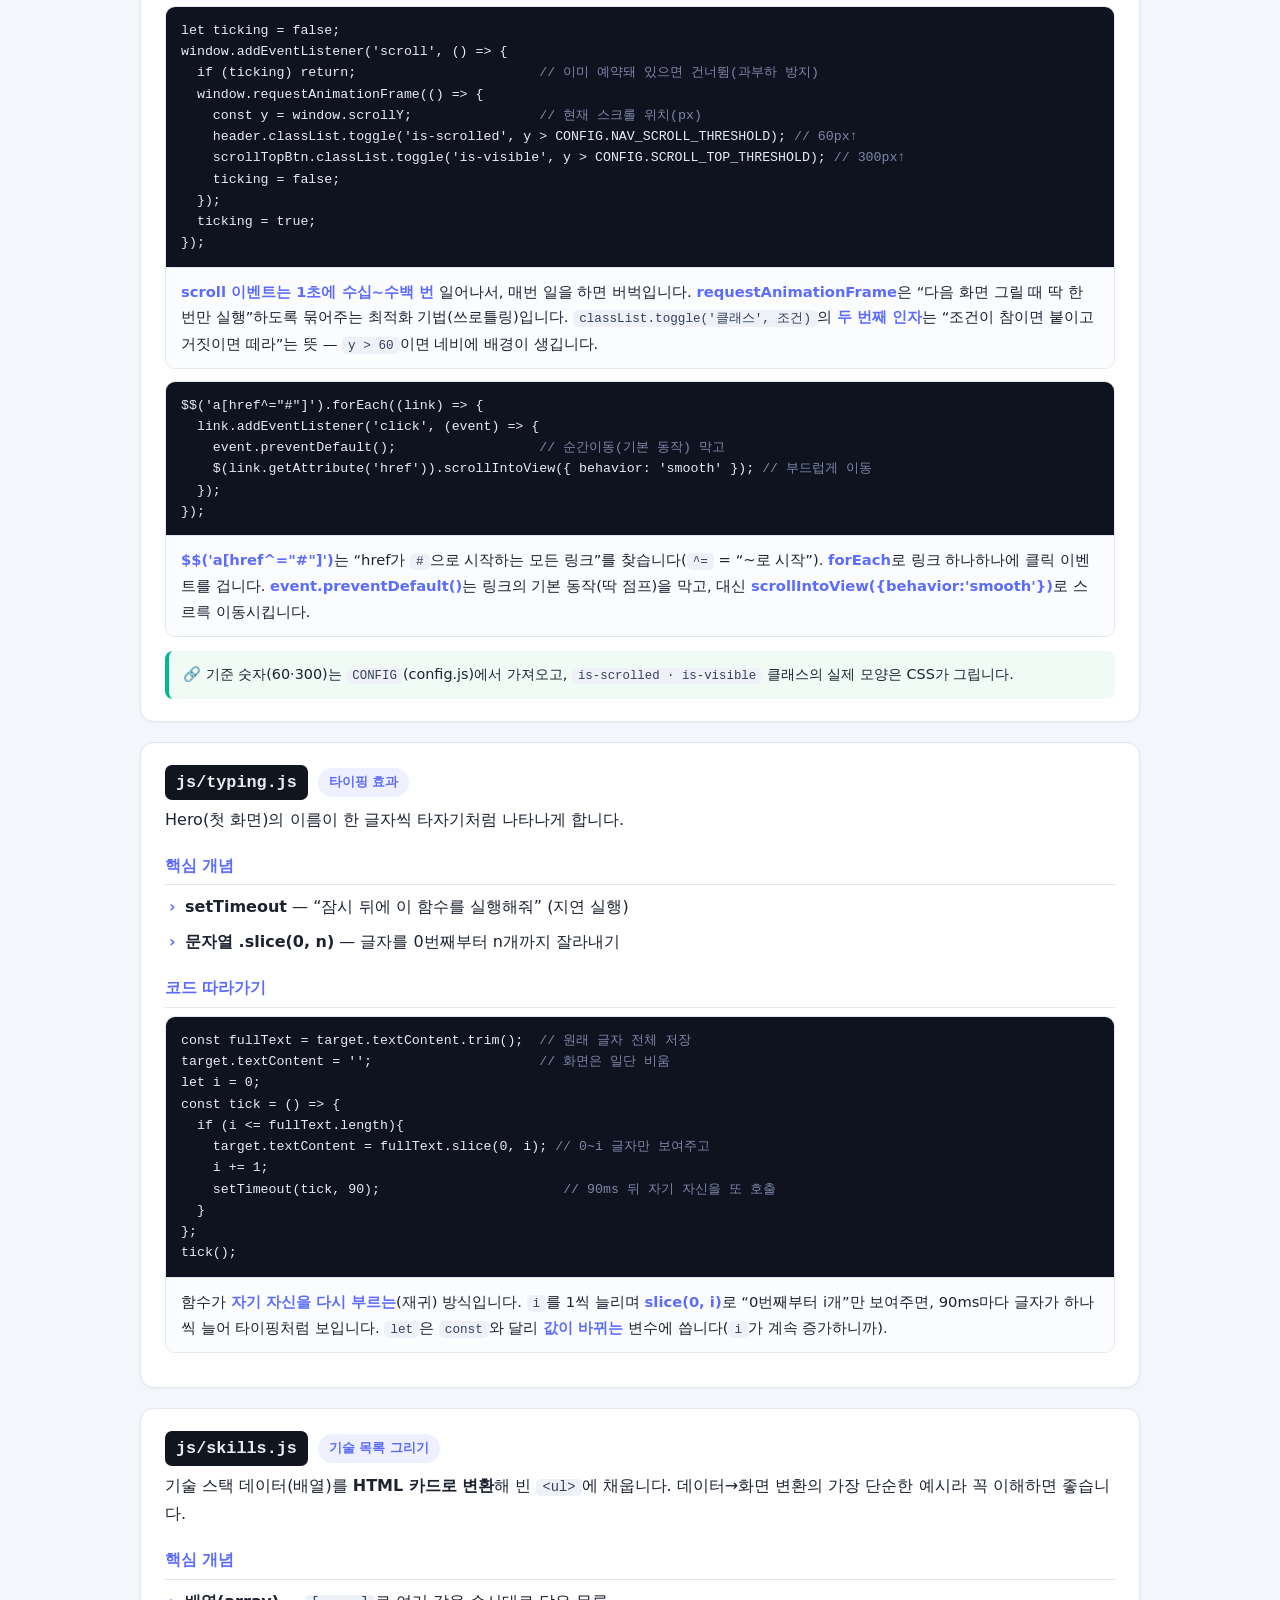
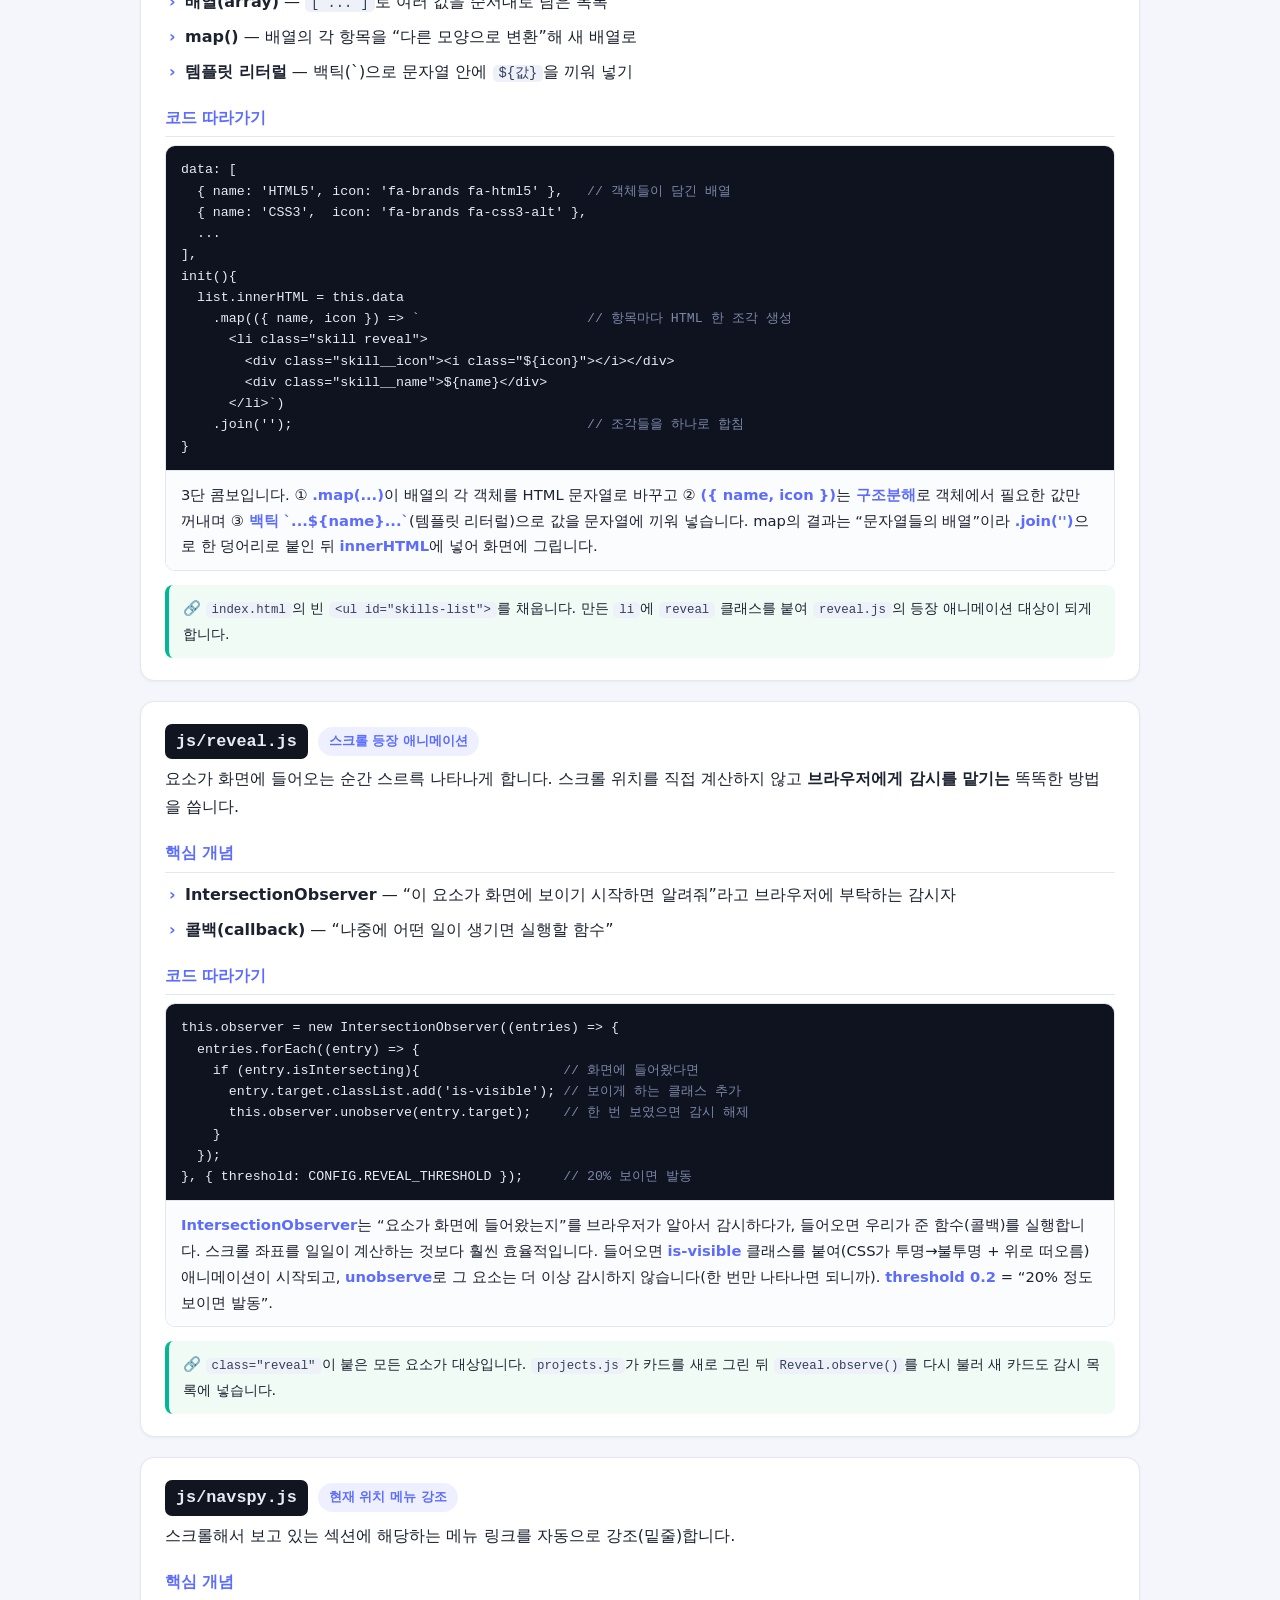
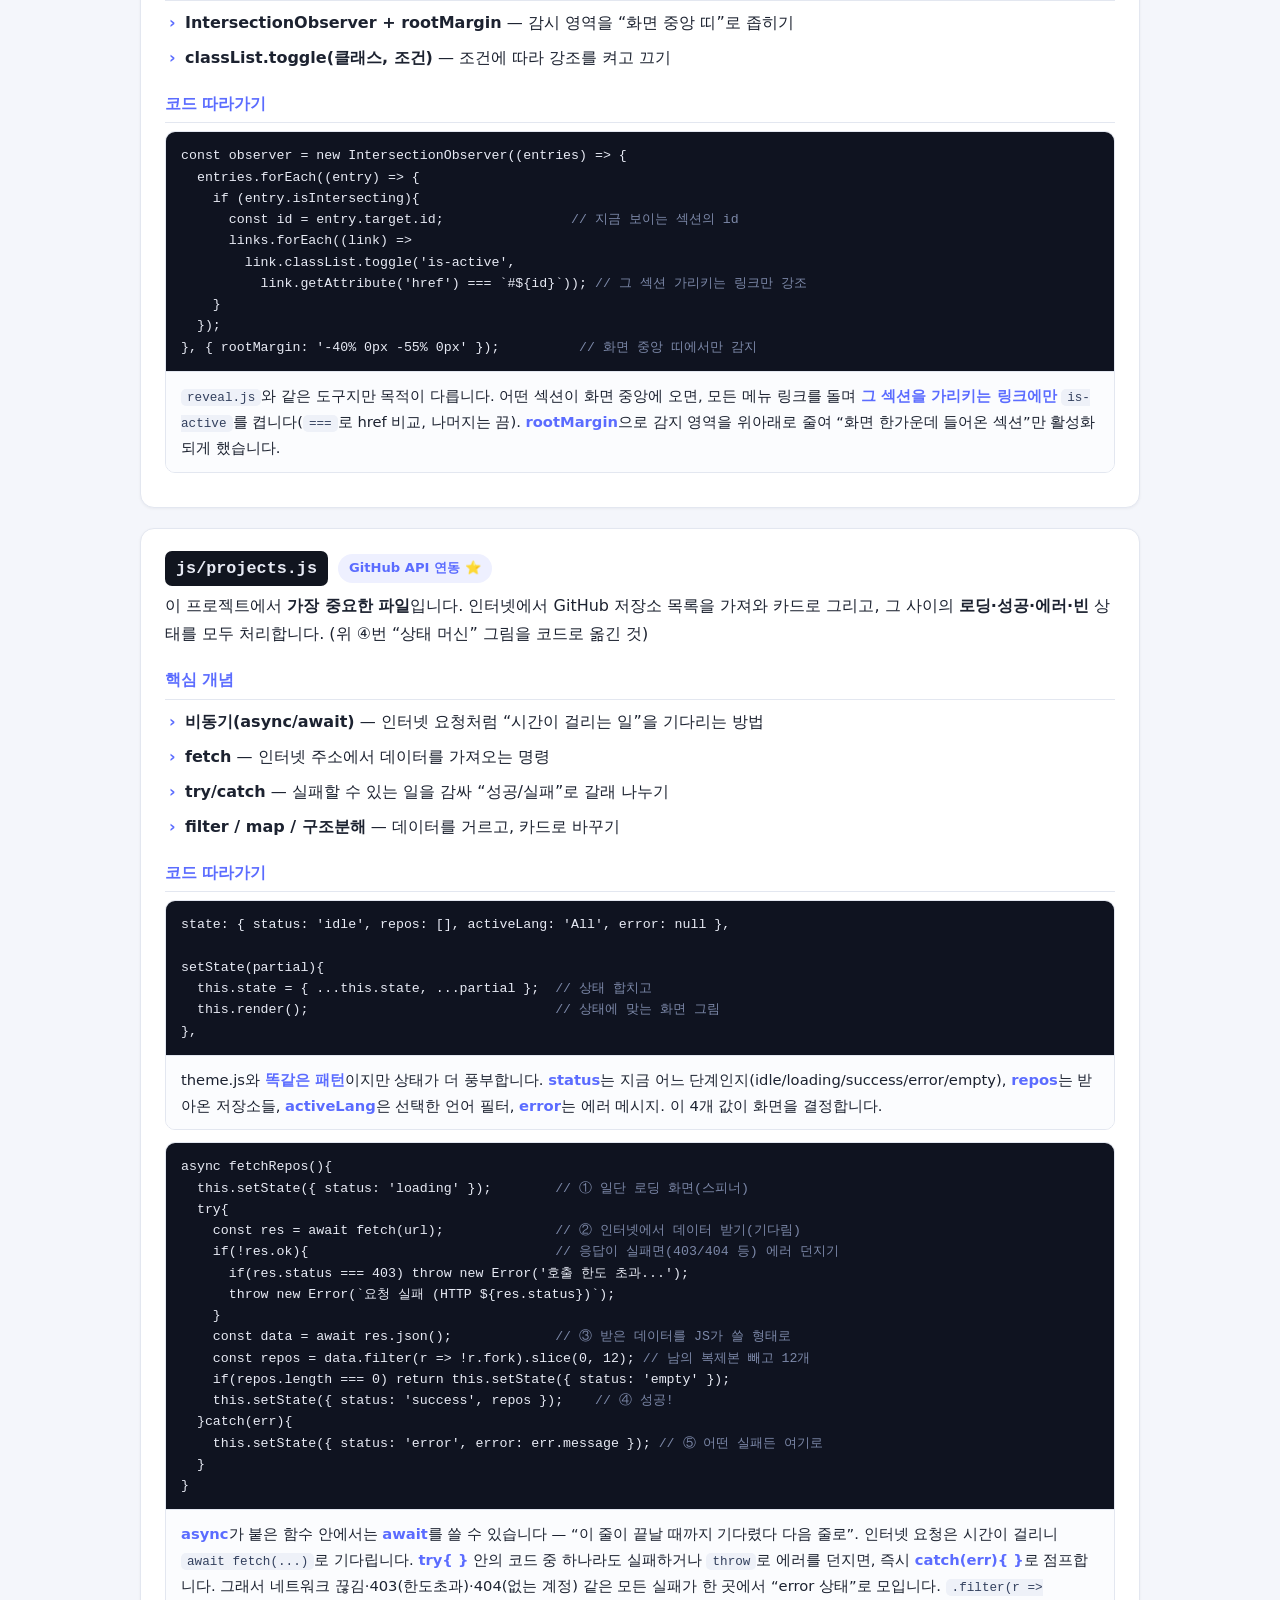
<file: code-guide.html>
<!DOCTYPE html>
<html lang="ko">
<head>
<meta charset="UTF-8" />
<meta name="viewport" content="width=device-width, initial-scale=1.0" />
<title>코드 해설서 — 초보자를 위한 전체 구조 가이드</title>
<style>
  :root{
    --bg:#f4f6fb; --card:#fff; --ink:#1c2230; --soft:#5c6478; --line:#e3e7f0;
    --brand:#5b6cff; --brand2:#00b894; --brand-soft:#eef0ff;
    --html:#e34f26; --css:#1572b6; --js:#f7b500;
    --code:#0f1320; --codeink:#e8ebf5; --codecmt:#7c88a8; --codekey:#7dd3fc; --codestr:#a5e887;
    --ok:#1f9d63; --okbg:#e7f7ee; --warn:#c8821a; --warnbg:#fdf4e3;
    --radius:14px;
  }
  *{box-sizing:border-box;}
  html{scroll-behavior:smooth; scroll-padding-top:16px;}
  body{margin:0; background:var(--bg); color:var(--ink);
    font-family:"Inter","Noto Sans KR","Segoe UI",system-ui,sans-serif; line-height:1.75; font-size:16px;}
  a{color:var(--brand); text-decoration:none;}
  a:hover{text-decoration:underline;}
  .wrap{max-width:1040px; margin:0 auto; padding:0 20px 90px;}

  /* ---------- header ---------- */
  header.top{background:linear-gradient(135deg,#5b6cff,#00b894); color:#fff; padding:52px 20px 44px;}
  header.top .inner{max-width:1040px; margin:0 auto;}
  header.top h1{margin:0 0 10px; font-size:2rem; line-height:1.25;}
  header.top p{margin:0; opacity:.94; max-width:760px;}
  header.top .hint{margin-top:16px; font-size:.86rem; background:rgba(255,255,255,.16);
    border:1px solid rgba(255,255,255,.35); padding:10px 14px; border-radius:10px;}

  /* ---------- toc ---------- */
  nav.toc{background:var(--card); border:1px solid var(--line); border-radius:var(--radius);
    padding:18px 22px; margin:28px 0 34px; box-shadow:0 1px 3px rgba(20,24,40,.06);}
  nav.toc h2{margin:0 0 12px; font-size:.92rem; color:var(--soft); letter-spacing:.05em; text-transform:uppercase;}
  nav.toc .toc-grid{display:grid; grid-template-columns:repeat(auto-fit,minmax(230px,1fr)); gap:6px 22px;}
  nav.toc a{display:block; padding:3px 0; font-size:.93rem;}
  nav.toc .grp{font-weight:700; color:var(--ink); margin-top:8px; font-size:.82rem; text-transform:uppercase; letter-spacing:.04em; opacity:.6;}

  /* ---------- section headings ---------- */
  h2.sec{font-size:1.55rem; margin:46px 0 4px; padding-top:10px; display:flex; align-items:center; gap:12px;}
  h2.sec .ic{width:38px; height:38px; border-radius:10px; display:grid; place-items:center; color:#fff; font-size:1.1rem; flex:none;}
  .ic.html{background:var(--html);} .ic.css{background:var(--css);} .ic.js{background:var(--js); color:#3a2c00;}
  .ic.viz{background:var(--brand);} .ic.book{background:#7c4dff;}
  .sec-lead{color:var(--soft); margin:0 0 18px 50px;}

  /* ---------- file card ---------- */
  .file-card{background:var(--card); border:1px solid var(--line); border-radius:var(--radius);
    padding:22px 24px; margin:0 0 20px; box-shadow:0 1px 3px rgba(20,24,40,.05); overflow:hidden;}
  .file-head{display:flex; align-items:center; flex-wrap:wrap; gap:10px; margin-bottom:6px;}
  .file-path{font-family:"SFMono-Regular",Consolas,monospace; font-weight:700; font-size:1.05rem;
    background:#11151f; color:#e8ebf5; padding:3px 11px; border-radius:7px;}
  .file-role{font-size:.82rem; font-weight:700; color:var(--brand); background:var(--brand-soft); padding:3px 11px; border-radius:999px;}
  .file-what{margin:6px 0 14px;}
  .file-card h4{margin:18px 0 8px; font-size:.98rem; color:var(--brand); border-bottom:1px solid var(--line); padding-bottom:5px;}
  ul.concepts{margin:6px 0 0; padding-left:0; list-style:none;}
  ul.concepts li{margin:7px 0; padding-left:20px; position:relative;}
  ul.concepts li::before{content:"›"; position:absolute; left:4px; color:var(--brand); font-weight:800;}
  ul.concepts b{color:var(--ink);}

  /* ---------- annotated walkthrough ---------- */
  .walk{margin:8px 0;}
  .chunk{border:1px solid var(--line); border-radius:10px; overflow:hidden; margin:0 0 12px;}
  .chunk pre{margin:0; background:var(--code); color:var(--codeink); padding:13px 15px; overflow:auto;
    font-size:.83rem; line-height:1.6; font-family:"SFMono-Regular",Consolas,monospace;}
  .chunk .ann{margin:0; padding:11px 15px; background:#fbfcfe; font-size:.92rem; border-top:1px solid var(--line);}
  .chunk .ann b{color:var(--brand);}
  .cmt{color:var(--codecmt);} .key{color:var(--codekey);} .str{color:var(--codestr);}
  code.inl{font-family:"SFMono-Regular",Consolas,monospace; background:#eef1f8; color:#33405e; padding:1px 6px; border-radius:5px; font-size:.86em;}
  .connects{margin:14px 0 0; padding:11px 14px; background:#f0fbf6; border-left:4px solid var(--brand2); border-radius:8px; font-size:.9rem;}

  .note{background:var(--brand-soft); border-left:4px solid var(--brand); padding:12px 16px; border-radius:8px; margin:14px 0; font-size:.93rem;}
  .warnbox{background:var(--warnbg); border-left:4px solid var(--warn); padding:12px 16px; border-radius:8px; margin:14px 0; font-size:.93rem;}

  /* ---------- diagrams ---------- */
  .viz-card{background:var(--card); border:1px solid var(--line); border-radius:var(--radius);
    padding:22px 24px; margin:0 0 22px; box-shadow:0 1px 3px rgba(20,24,40,.05);}
  .viz-card h3{margin:0 0 4px; font-size:1.12rem;}
  .viz-card .cap{color:var(--soft); font-size:.9rem; margin:0 0 16px;}

  .flow{display:flex; align-items:center; flex-wrap:wrap; gap:10px; justify-content:center; margin:6px 0;}
  .node{border-radius:11px; padding:11px 15px; font-weight:600; font-size:.9rem; text-align:center;
    border:2px solid; background:#fff; min-width:108px; line-height:1.4;}
  .node small{display:block; font-weight:500; font-size:.76rem; opacity:.8; margin-top:2px;}
  .node--event{border-color:#f7b500; background:#fff8e6;}
  .node--state{border-color:var(--brand); background:var(--brand-soft);}
  .node--render{border-color:var(--brand2); background:#e7f8f1;}
  .node--ui{border-color:#9aa3b3; background:#f3f5f9;}
  .arrow{font-size:1.5rem; color:var(--soft); font-weight:700;}
  .loopback{text-align:center; color:var(--soft); font-size:.84rem; margin-top:10px; font-style:italic;}

  .branch{display:flex; flex-direction:column; gap:8px;}
  .legend{display:flex; flex-wrap:wrap; gap:14px; justify-content:center; margin-top:14px; font-size:.82rem; color:var(--soft);}
  .legend span{display:inline-flex; align-items:center; gap:6px;}
  .dot{width:12px; height:12px; border-radius:3px; border:2px solid;}

  /* tree */
  .tree{font-family:"SFMono-Regular",Consolas,monospace; font-size:.86rem; line-height:1.85;
    background:#11151f; color:#cdd5ea; border-radius:12px; padding:18px 20px; overflow:auto;}
  .tree .d{color:#7dd3fc;} .tree .h{color:#e34f26;} .tree .c{color:#5fb3ef;} .tree .j{color:#f7b500;}
  .tree .cm{color:#6b7793;}

  /* dependency map */
  .dep{display:grid; grid-template-columns:1fr; gap:16px; align-items:center;}
  @media(min-width:720px){ .dep{grid-template-columns:200px 1fr;} }
  .dep .hub{background:#11151f; color:#fff; border-radius:12px; padding:16px; text-align:center;}
  .dep .hub code{color:#7dd3fc; background:none;}
  .dep .spokes{display:grid; grid-template-columns:repeat(auto-fit,minmax(130px,1fr)); gap:8px;}
  .dep .spokes div{background:#fff8e6; border:1px solid #f0d98a; border-radius:9px; padding:8px 10px; font-size:.82rem; text-align:center; font-family:monospace;}

  footer.foot{color:var(--soft); font-size:.85rem; text-align:center; margin-top:48px; border-top:1px solid var(--line); padding-top:22px;}
  .backtop{position:fixed; right:18px; bottom:18px; background:var(--brand); color:#fff; border-radius:50%;
    width:44px; height:44px; display:grid; place-items:center; font-size:1.1rem; box-shadow:0 6px 18px rgba(20,24,40,.2);}
</style>
</head>
<body>

<header class="top">
  <div class="inner">
    <h1>🧭 코드 해설서 — 초보자를 위한 전체 구조 가이드</h1>
    <p>이 포트폴리오 프로젝트의 <strong>모든 파일·함수·핵심 라인</strong>이 무슨 일을 하는지, 그리고 조각들이
    <strong>어떻게 연결되는지</strong>를 그림과 함께 처음 보는 사람도 이해할 수 있게 풀어 설명합니다.</p>
    <div class="hint">💡 읽는 순서 추천: ① <b>큰 그림(시각화)</b>으로 전체 흐름을 잡고 → ② HTML(뼈대) → ③ CSS(꾸미기) →
    ④ JavaScript(움직임) 순서로 보면 가장 잘 이해됩니다. 모르는 단어는 맨 아래 <b>용어 사전</b>에서 찾으세요.</div>
  </div>
</header>

<div class="wrap">

  <nav class="toc">
    <h2>목차</h2>
    <div class="toc-grid">
      <div>
        <div class="grp">큰 그림</div>
        <a href="#bigpicture">0. 세 언어의 역할</a>
        <a href="#viz">1. 시각화로 보는 전체 구조</a>
      </div>
      <div>
        <div class="grp">HTML · CSS</div>
        <a href="#html">2. index.html (뼈대)</a>
        <a href="#css">3. css/ (꾸미기)</a>
      </div>
      <div>
        <div class="grp">JavaScript (움직임)</div>
        <a href="#js-config">4-1. config.js</a>
        <a href="#js-theme">4-2. theme.js</a>
        <a href="#js-menu">4-3. menu.js</a>
        <a href="#js-scroll">4-4. scroll.js</a>
        <a href="#js-typing">4-5. typing.js</a>
        <a href="#js-skills">4-6. skills.js</a>
        <a href="#js-reveal">4-7. reveal.js</a>
        <a href="#js-navspy">4-8. navspy.js</a>
        <a href="#js-projects">4-9. projects.js</a>
        <a href="#js-contact">4-10. contact.js</a>
        <a href="#js-main">4-11. main.js</a>
      </div>
      <div>
        <div class="grp">참고</div>
        <a href="#glossary">5. 용어 사전</a>
      </div>
    </div>
  </nav>

  <!-- ===================== 0. BIG PICTURE ===================== -->
  <h2 class="sec" id="bigpicture"><span class="ic book">0</span> 세 언어의 역할</h2>
  <p class="sec-lead">웹페이지는 세 가지 언어의 협업으로 만들어집니다. 사람의 몸에 비유하면 이해가 쉽습니다.</p>
  <div class="viz-card">
    <div class="flow">
      <div class="node node--ui" style="border-color:var(--html); background:#fdeee9;">HTML<small>뼈대 · 의미<br>(몸의 골격)</small></div>
      <span class="arrow">+</span>
      <div class="node node--ui" style="border-color:var(--css); background:#e7f0fa;">CSS<small>꾸미기 · 배치<br>(피부·옷)</small></div>
      <span class="arrow">+</span>
      <div class="node node--ui" style="border-color:var(--js); background:#fff8e6;">JavaScript<small>움직임 · 반응<br>(근육·신경)</small></div>
      <span class="arrow">=</span>
      <div class="node node--render">살아 움직이는<br>웹페이지</div>
    </div>
    <div class="note" style="margin-bottom:0;">
      이 프로젝트의 가장 중요한 한 문장: <b>“사용자 이벤트 → 상태(state) 변경 → 화면(render) 다시 그리기”</b>.
      다크 모드·API·폼 등 거의 모든 기능이 이 흐름을 따릅니다. 이게 바로 다음에 배울 React의 기초입니다.
    </div>
  </div>

  <!-- ===================== 1. VISUALIZATIONS ===================== -->
  <h2 class="sec" id="viz"><span class="ic viz">1</span> 시각화로 보는 전체 구조</h2>
  <p class="sec-lead">코드를 읽기 전에 이 5장의 그림으로 “무엇이 무엇과 연결되는지” 먼저 감을 잡으세요.</p>

  <!-- 1-1 file tree -->
  <div class="viz-card">
    <h3>① 파일 구조 한눈에 보기</h3>
    <p class="cap">역할별로 폴더가 나뉘어 있습니다. HTML은 1개, CSS·JS는 “기능별”로 잘게 나눠 두었습니다.</p>
    <div class="tree"><span class="cm"># 📁 프로젝트 루트</span>
codyssey_B4-1/
├── <span class="h">index.html</span>            <span class="cm"># 페이지 뼈대 (이 파일이 CSS·JS를 불러옴)</span>
├── <span class="d">css/</span>
│   ├── <span class="c">style.css</span>         <span class="cm"># 진입점: 아래 13개를 @import로 합침</span>
│   ├── <span class="c">tokens.css</span>        <span class="cm"># 색·간격·폰트 변수 (+다크테마)</span>
│   ├── <span class="c">base.css</span>          <span class="cm"># 기본 초기화</span>
│   ├── <span class="c">layout.css</span>        <span class="cm"># 컨테이너·섹션 골격</span>
│   ├── <span class="c">buttons.css</span>       <span class="cm"># 버튼</span>
│   ├── <span class="c">header.css</span>        <span class="cm"># 헤더·네비·햄버거</span>
│   ├── <span class="c">hero/about/skills/projects/form/footer.css</span>  <span class="cm"># 섹션별</span>
│   ├── <span class="c">widgets.css</span>       <span class="cm"># 스크롤탑·애니메이션</span>
│   └── <span class="c">responsive.css</span>    <span class="cm"># 반응형(미디어쿼리) — 맨 마지막</span>
├── <span class="d">js/</span>
│   ├── <span class="j">config.js</span>         <span class="cm"># 공용 설정·도구 (가장 먼저)</span>
│   ├── <span class="j">theme/menu/scroll/typing/skills.js</span>     <span class="cm"># 기능 모듈</span>
│   ├── <span class="j">reveal/navspy/projects/contact.js</span>      <span class="cm"># 기능 모듈</span>
│   └── <span class="j">main.js</span>           <span class="cm"># 초기화 (가장 마지막)</span>
├── <span class="d">images/</span>             <span class="cm"># 이미지 자산</span>
└── README.md             <span class="cm"># 프로젝트 설명</span></div>
  </div>

  <!-- 1-2 load order -->
  <div class="viz-card">
    <h3>② 브라우저가 파일을 불러오는 순서</h3>
    <p class="cap"><code class="inl">index.html</code>이 “지휘자”입니다. CSS는 한 파일이 나머지를 끌어오고, JS는 순서대로 줄을 세웁니다.</p>
    <p style="margin:0 0 6px; font-weight:700; color:var(--css);">CSS 연결</p>
    <div class="flow" style="justify-content:flex-start;">
      <div class="node" style="border-color:var(--html); background:#fdeee9;">index.html<small>&lt;link&gt; 1개</small></div>
      <span class="arrow">→</span>
      <div class="node" style="border-color:var(--css); background:#e7f0fa;">style.css<small>@import</small></div>
      <span class="arrow">→</span>
      <div class="node node--ui">tokens → base → … → responsive<small>13개 파일 순서대로</small></div>
    </div>
    <p style="margin:16px 0 6px; font-weight:700; color:#b88600;">JavaScript 연결 (모두 <code class="inl">defer</code>)</p>
    <div class="flow" style="justify-content:flex-start;">
      <div class="node" style="border-color:var(--js); background:#fff8e6;">config.js<small>공용 도구</small></div>
      <span class="arrow">→</span>
      <div class="node node--ui">theme · menu · scroll …<small>기능 모듈들</small></div>
      <span class="arrow">→</span>
      <div class="node node--render">main.js<small>전부 시동(init)</small></div>
    </div>
    <div class="note" style="margin-bottom:0; margin-top:14px;">
      <b>왜 이 순서?</b> <code class="inl">defer</code>가 붙은 스크립트는 “HTML을 다 읽은 뒤, 적힌 순서대로” 실행됩니다.
      공용 도구(<code class="inl">config.js</code>)를 맨 앞에, 모두를 깨우는 <code class="inl">main.js</code>를 맨 뒤에 둡니다.
    </div>
  </div>

  <!-- 1-3 event-state-render loop -->
  <div class="viz-card">
    <h3>③ 핵심 흐름: 이벤트 → 상태 → 렌더 (제일 중요!)</h3>
    <p class="cap">사용자가 무언가 하면(이벤트), 데이터(상태)가 바뀌고, 그 데이터대로 화면을 다시 그립니다(렌더).</p>
    <div class="flow">
      <div class="node node--event">① 이벤트<small>클릭 · 입력 · 스크롤</small></div>
      <span class="arrow">→</span>
      <div class="node node--state">② 상태 변경<small>setState( )</small></div>
      <span class="arrow">→</span>
      <div class="node node--render">③ 렌더<small>render( ) → 화면 갱신</small></div>
      <span class="arrow">→</span>
      <div class="node node--ui">④ 사용자가 봄</div>
    </div>
    <p class="loopback">↺ 사용자가 다시 행동하면 ①부터 반복 (단방향 순환)</p>
    <div class="legend">
      <span><i class="dot" style="border-color:#f7b500; background:#fff8e6;"></i> 이벤트</span>
      <span><i class="dot" style="border-color:var(--brand); background:var(--brand-soft);"></i> 상태(state)</span>
      <span><i class="dot" style="border-color:var(--brand2); background:#e7f8f1;"></i> 렌더(render)</span>
    </div>
    <div class="note" style="margin-bottom:0;">
      이 프로젝트에서 이 패턴을 쓰는 3곳: <b>다크 모드</b>(theme.js) · <b>프로젝트 목록</b>(projects.js) · <b>문의 폼</b>(contact.js).
      셋 다 <code class="inl">state</code> 객체 + <code class="inl">setState()</code> + <code class="inl">render()</code> 구조로 똑같이 생겼습니다.
    </div>
  </div>

  <!-- 1-4 API state machine -->
  <div class="viz-card">
    <h3>④ GitHub API “상태 머신” (projects.js)</h3>
    <p class="cap">데이터를 불러올 때 화면은 한 번에 4가지 상태 중 하나입니다. 상태가 바뀔 때마다 그에 맞는 화면을 그립니다.</p>
    <div class="flow">
      <div class="node node--ui">idle<small>시작 전</small></div>
      <span class="arrow">→</span>
      <div class="node node--state">loading<small>스피너 ⏳</small></div>
      <span class="arrow">→</span>
      <div class="branch">
        <div class="node node--render">success<small>카드 목록 ✅</small></div>
        <div class="node" style="border-color:#e84a5f; background:#fdeaed;">error<small>에러+재시도 ⚠️</small></div>
        <div class="node node--ui">empty<small>“없습니다”</small></div>
      </div>
    </div>
    <p class="loopback">error의 [다시 시도] 버튼 · success의 언어 필터 버튼을 누르면 → 다시 loading부터 시작</p>
  </div>

  <!-- 1-5 dependency map -->
  <div class="viz-card">
    <h3>⑤ JS 모듈은 어떻게 연결될까</h3>
    <p class="cap"><code class="inl">config.js</code>의 공용 도구를 모두가 함께 쓰고, <code class="inl">main.js</code>가 모두를 깨웁니다.</p>
    <div class="dep">
      <div class="hub"><code>config.js</code><br><small style="opacity:.8;">CONFIG · $ · $$ · escapeHtml<br>(모두가 공유하는 공용 도구)</small></div>
      <div class="spokes">
        <div>theme</div><div>menu</div><div>scroll</div><div>typing</div>
        <div>skills</div><div>reveal</div><div>navspy</div>
        <div>projects → reveal*</div><div>contact</div>
      </div>
    </div>
    <div class="note" style="margin-top:14px; margin-bottom:0;">
      모든 모듈은 <code class="inl">config.js</code>의 도구(<code class="inl">$</code>, <code class="inl">CONFIG</code> 등)를 가져다 씁니다.
      <code class="inl">main.js</code>는 페이지가 준비되면 각 모듈의 <code class="inl">init()</code>을 한 번씩 호출해 전부 시동을 겁니다.
      (*<code class="inl">projects</code>는 카드를 새로 그린 뒤 <code class="inl">reveal</code>에게 “얘들도 애니메이션 걸어줘”라고 부탁합니다.)
    </div>
  </div>

  <!-- ===================== 2. HTML ===================== -->
  <h2 class="sec" id="html"><span class="ic html">2</span> index.html — 페이지의 뼈대</h2>
  <p class="sec-lead">HTML은 “무엇이 어디에 있는지”를 정하는 골격입니다. 의미가 드러나는 <b>시맨틱 태그</b>로 작성했습니다.</p>

  <div class="file-card" id="file-index">
    <div class="file-head">
      <span class="file-path">index.html</span>
      <span class="file-role">페이지 구조</span>
    </div>
    <p class="file-what">브라우저가 가장 먼저 읽는 파일입니다. 화면에 보일 내용의 뼈대를 담고, 머리(<code class="inl">&lt;head&gt;</code>)에서 CSS와 JS를 불러옵니다.</p>

    <h4>① 문서 머리 &lt;head&gt; — 설정과 파일 연결</h4>
    <div class="walk">
      <div class="chunk">
<pre>&lt;!DOCTYPE html&gt;
&lt;html lang="ko"&gt;
&lt;head&gt;
  &lt;meta charset="UTF-8" /&gt;
  &lt;meta name="viewport" content="width=device-width, initial-scale=1.0" /&gt;
  &lt;title&gt;JeongSeYoung | Portfolio&lt;/title&gt;</pre>
        <p class="ann"><b>&lt;!DOCTYPE html&gt;</b>는 “이건 최신 HTML 문서야”라는 선언. <b>lang="ko"</b>는 한국어 페이지라는 뜻(접근성·검색에 도움).
        <b>charset=UTF-8</b>은 한글이 깨지지 않게, <b>viewport</b>는 모바일에서 화면 크기에 맞게 보이도록 하는 필수 설정입니다.</p>
      </div>
      <div class="chunk">
<pre>  &lt;link rel="stylesheet" href="css/style.css" /&gt;

  &lt;script src="js/config.js" defer&gt;&lt;/script&gt;
  &lt;script src="js/theme.js" defer&gt;&lt;/script&gt;
  <span class="cmt">... (기능 모듈들) ...</span>
  &lt;script src="js/main.js" defer&gt;&lt;/script&gt;</pre>
        <p class="ann"><b>&lt;link&gt;</b> 한 줄로 CSS 진입점 <code class="inl">style.css</code>를 연결합니다(나머지 CSS는 그 안에서 합쳐짐).
        <b>&lt;script ... defer&gt;</b>는 JS를 연결하되, <b>defer</b> 덕분에 HTML을 다 읽은 뒤 <b>적힌 순서대로</b> 실행됩니다.
        그래서 공용 도구 <code class="inl">config.js</code>가 맨 위, 전체를 깨우는 <code class="inl">main.js</code>가 맨 아래입니다.</p>
      </div>
    </div>

    <h4>② 헤더 &lt;header&gt; — 로고·메뉴·버튼</h4>
    <div class="walk">
      <div class="chunk">
<pre>&lt;header class="header" id="header"&gt;
  &lt;nav class="nav container" aria-label="주 메뉴"&gt;
    &lt;a href="#hero" class="nav__logo"&gt;...&lt;/a&gt;
    &lt;ul class="nav__menu" id="navMenu"&gt;
      &lt;li&gt;&lt;a href="#about" class="nav__link"&gt;About&lt;/a&gt;&lt;/li&gt;
      <span class="cmt">... 메뉴 링크들 ...</span>
    &lt;/ul&gt;
    &lt;button class="theme-toggle" id="themeToggle"&gt;🌙&lt;/button&gt;
    &lt;button class="hamburger" id="hamburger"&gt;...&lt;/button&gt;
  &lt;/nav&gt;
&lt;/header&gt;</pre>
        <p class="ann"><b>&lt;header&gt;</b>는 페이지 머리말, <b>&lt;nav&gt;</b>는 내비게이션(메뉴) 묶음입니다. 메뉴 링크의 <b>href="#about"</b>는
        “같은 페이지의 <code class="inl">id="about"</code> 위치로 이동”을 뜻하는 <b>앵커 링크</b>입니다.
        각 요소에 붙은 <b>id</b>(<code class="inl">#themeToggle</code> 등)는 나중에 JavaScript가 “이 버튼을 잡아라”라고 찾을 때 쓰는 이름표입니다.</p>
      </div>
    </div>

    <h4>③ 본문 &lt;main&gt; — 섹션들</h4>
    <div class="walk">
      <div class="chunk">
<pre>&lt;main&gt;
  &lt;section class="hero" id="hero"&gt; ... 인사말 + CTA 버튼 ... &lt;/section&gt;
  &lt;section id="about"&gt;  &lt;article class="about"&gt; ... 자기소개 ... &lt;/article&gt; &lt;/section&gt;
  &lt;section id="skills"&gt; &lt;ul id="skills-list"&gt;&lt;/ul&gt; &lt;/section&gt;     <span class="cmt">&lt;!-- JS가 채움 --&gt;</span>
  &lt;section id="projects"&gt; &lt;div id="projects-container"&gt;&lt;/div&gt; &lt;/section&gt; <span class="cmt">&lt;!-- JS가 채움 --&gt;</span>
  &lt;section id="contact"&gt; &lt;form id="contactForm"&gt; ... &lt;/form&gt; &lt;/section&gt;
&lt;/main&gt;</pre>
        <p class="ann"><b>&lt;main&gt;</b>은 페이지의 핵심 내용(한 페이지에 하나). <b>&lt;section&gt;</b>은 주제별 구획, <b>&lt;article&gt;</b>은 그 자체로
        의미가 완결되는 독립 콘텐츠(자기소개·프로젝트 카드)에 씁니다. <b>Skills와 Projects는 내용이 비어 있는데</b>,
        이 빈 그릇(<code class="inl">#skills-list</code>, <code class="inl">#projects-container</code>)을 나중에 JavaScript가 데이터로 채웁니다.</p>
      </div>
    </div>

    <h4>④ 문의 폼 — label과 input의 짝</h4>
    <div class="walk">
      <div class="chunk">
<pre>&lt;div class="form__field"&gt;
  &lt;label for="email"&gt;이메일&lt;/label&gt;
  &lt;input type="email" id="email" name="email" required /&gt;
  &lt;small class="form__error" data-error-for="email"&gt;&lt;/small&gt;
&lt;/div&gt;</pre>
        <p class="ann"><b>&lt;label for="email"&gt;</b>의 <code class="inl">for</code> 값과 <b>&lt;input id="email"&gt;</b>의 <code class="inl">id</code>가
        같으면 둘이 “짝”이 됩니다(라벨을 눌러도 입력칸이 선택됨 — 접근성↑). <b>required</b>는 “필수 입력”,
        <b>type="email"</b>은 이메일 형식 칸이라는 의미. 빈 <b>&lt;small data-error-for="email"&gt;</b>은 에러 메시지가 들어갈 자리이고,
        <code class="inl">data-error-for</code>는 JS가 “이 입력칸의 에러는 여기에 써라”라고 찾는 표시입니다.</p>
      </div>
    </div>
    <p class="connects">🔗 연결: 여기 적힌 <code class="inl">id</code>들(<code class="inl">#header #themeToggle #navMenu #skills-list #projects-container #contactForm</code> …)을
    JavaScript가 <code class="inl">$('#아이디')</code>로 찾아 이벤트를 걸거나 내용을 채웁니다. CSS는 <code class="inl">class</code>를 보고 꾸밉니다.</p>
  </div>

  <!-- ===================== 3. CSS ===================== -->
  <h2 class="sec" id="css"><span class="ic css">3</span> css/ — 꾸미기와 배치</h2>
  <p class="sec-lead">CSS는 “어떻게 보일지”를 정합니다. 한 덩어리였던 스타일을 <b>기능별 14개 파일</b>로 나눴습니다.</p>

  <div class="file-card">
    <div class="file-head"><span class="file-path">css/style.css</span><span class="file-role">진입점</span></div>
    <p class="file-what">실제 규칙은 없고, 다른 13개 파일을 <b>순서대로 불러오기만</b> 하는 “목차” 파일입니다.</p>
    <div class="chunk">
<pre><span class="cmt">/* 순서가 중요! 위에서부터 적용되고, 아래가 위를 덮어씀(cascade) */</span>
@import "tokens.css";      <span class="cmt">/* ① 변수 — 가장 먼저 */</span>
@import "base.css";        <span class="cmt">/* ② 기본 초기화 */</span>
@import "header.css";      <span class="cmt">/* ⑤ 헤더 ... */</span>
@import "responsive.css";  <span class="cmt">/* ⑬ 반응형 — 가장 마지막 */</span></pre>
      <p class="ann"><b>@import</b>는 “다른 CSS 파일을 여기로 끌어와 합쳐라”. 순서가 중요한 이유는 CSS의 <b>cascade(계단식)</b> 규칙 때문입니다.
      변수(<code class="inl">tokens</code>)는 모두가 참조하므로 맨 앞, 화면 크기별 예외(<code class="inl">responsive</code>)는 기본값을 덮어써야 하므로 맨 뒤입니다.</p>
    </div>
    <p class="connects">🔗 나머지 13개 파일은 각각 한 가지 역할만 담당합니다: <code class="inl">tokens</code>(변수) · <code class="inl">base</code>(초기화) ·
    <code class="inl">layout</code>(골격) · <code class="inl">buttons</code> · <code class="inl">header</code> · <code class="inl">hero/about/skills/projects/form/footer</code>(섹션별) ·
    <code class="inl">widgets</code>(스크롤탑·애니메이션) · <code class="inl">responsive</code>(미디어쿼리).</p>
  </div>

  <div class="file-card">
    <div class="file-head"><span class="file-path">css/tokens.css</span><span class="file-role">디자인 변수</span></div>
    <p class="file-what">색·간격·폰트 같은 값을 <b>변수</b>로 한 곳에 모아 둡니다. 여기만 바꾸면 사이트 전체가 바뀝니다.</p>
    <div class="chunk">
<pre>:root{                          <span class="cmt">/* :root = 문서 전체에서 쓸 수 있는 범위 */</span>
  --color-primary: #5b6cff;     <span class="cmt">/* 변수 정의: --이름: 값 */</span>
  --space-4: 1rem;
}
[data-theme="dark"]{            <span class="cmt">/* 다크 모드일 때 같은 변수명을 다른 값으로 */</span>
  --color-bg: #0f1117;
}</pre>
      <p class="ann"><b>--color-primary</b>처럼 <code class="inl">--</code>로 시작하면 <b>CSS 변수</b>입니다. 다른 곳에서 <code class="inl">var(--color-primary)</code>로 꺼내 씁니다.
      <b>다크 모드의 핵심</b>: <code class="inl">[data-theme="dark"]</code> 안에서 <b>같은 변수명</b>을 어두운 값으로 다시 정의하면, JS가 이 속성을 켜는 순간
      변수를 쓰는 모든 요소의 색이 한꺼번에 바뀝니다. (실제 색을 켜는 일은 <code class="inl">theme.js</code>가 합니다.)</p>
    </div>
  </div>

  <div class="file-card">
    <div class="file-head"><span class="file-path">css/header.css &amp; projects.css</span><span class="file-role">Flexbox vs Grid</span></div>
    <p class="file-what">초보자가 가장 헷갈리는 두 배치 도구입니다. “한 줄 정렬은 Flex, 격자 배치는 Grid”로 기억하세요.</p>
    <div class="chunk">
<pre><span class="cmt">/* header.css — Flexbox: 한 줄에서 양 끝 정렬 */</span>
.nav{
  display: flex;                      <span class="cmt">/* 자식들을 가로 한 줄로 */</span>
  justify-content: space-between;     <span class="cmt">/* 로고는 왼쪽, 메뉴는 오른쪽 끝으로 */</span>
  align-items: center;               <span class="cmt">/* 세로 가운데 정렬 */</span>
}</pre>
      <p class="ann"><b>Flexbox</b>는 1차원(한 줄) 정렬 도구. <code class="inl">justify-content: space-between</code>이 “양 끝으로 밀어내기”라서
      로고와 메뉴가 자동으로 좌우로 갈라집니다.</p>
    </div>
    <div class="chunk">
<pre><span class="cmt">/* projects.css — Grid: 카드들을 격자로 자동 배치 */</span>
.projects{
  display: grid;
  grid-template-columns: repeat(auto-fit, minmax(280px, 1fr));
}</pre>
      <p class="ann"><b>Grid</b>는 2차원(행·열) 격자 도구. <b>repeat(auto-fit, minmax(280px, 1fr))</b>는 마법의 한 줄입니다:
      “각 칸은 최소 280px, 공간이 남으면 똑같이 나눠 늘리고(1fr), 화면이 넓으면 칸 개수를 자동으로 늘려라”.
      덕분에 <b>미디어쿼리 없이도</b> 화면 폭에 따라 카드가 1줄→2줄→3줄로 알아서 바뀝니다.</p>
    </div>
  </div>

  <div class="file-card">
    <div class="file-head"><span class="file-path">css/responsive.css</span><span class="file-role">반응형 (모바일 퍼스트)</span></div>
    <p class="file-what">기본 스타일은 <b>모바일 기준</b>으로 쓰고, 화면이 커지면 규칙을 <b>더합니다</b>.</p>
    <div class="chunk">
<pre><span class="cmt">/* 기본(모바일): 메뉴 숨김 — header.css에 있음 */</span>
.nav__menu{ display: none; }

<span class="cmt">/* 768px 이상(태블릿~)에서만 메뉴를 펼치고 햄버거를 숨김 */</span>
@media (min-width: 768px){
  .nav__menu{ display: flex; }
  .hamburger{ display: none; }
}</pre>
      <p class="ann"><b>@media (min-width: 768px)</b>는 “화면 너비가 768px 이상일 때만 이 규칙을 적용”이라는 조건문입니다.
      작은 화면을 기본으로 두고 큰 화면에서 살을 붙이는 방식이 <b>모바일 퍼스트</b>. 그래서 좁은 화면에선 메뉴가 숨고 햄버거(☰)가 보입니다.</p>
    </div>
  </div>

  <div class="file-card">
    <div class="file-head"><span class="file-path">css/form.css</span><span class="file-role">버그 수정 사례 📌</span></div>
    <p class="file-what">“제출도 안 했는데 성공 메시지가 보이던” 버그를 고친 부분입니다. CSS 우선순위를 이해하기 좋은 예시입니다.</p>
    <div class="chunk">
<pre>.form__success{ display: flex; }          <span class="cmt">/* 평소 모양 */</span>

<span class="cmt">/* 이 한 줄이 핵심 수정: hidden 속성이 display:flex 를 이기게 함 */</span>
.form__success[hidden]{ display: none; }</pre>
      <p class="ann">HTML의 <code class="inl">hidden</code> 속성은 원래 요소를 숨기지만(<code class="inl">display:none</code>),
      우리가 쓴 <code class="inl">.form__success{display:flex}</code>가 그걸 <b>덮어써서</b> 항상 보였습니다.
      <b>해결</b>: <code class="inl">.form__success[hidden]</code>처럼 더 <b>구체적인</b> 선택자로 다시 <code class="inl">display:none</code>을 지정하면
      이깁니다(구체적일수록 우선). 이제 제출에 성공했을 때만 메시지가 보입니다.</p>
    </div>
  </div>

  <!-- ===================== 4. JAVASCRIPT ===================== -->
  <h2 class="sec" id="js"><span class="ic js">4</span> js/ — 페이지를 움직이게 하기</h2>
  <p class="sec-lead">JavaScript는 “사용자가 행동하면 무슨 일이 일어날지”를 정합니다. 파일마다 한 가지 기능을 맡습니다.
  공통 약속: <b>모든 모듈은 <code class="inl">{ init() {...} }</code> 모양의 객체</b>이고, <code class="inl">main.js</code>가 <code class="inl">init()</code>을 불러 시동을 겁니다.</p>

  <!-- config.js -->
  <div class="file-card" id="js-config">
    <div class="file-head"><span class="file-path">js/config.js</span><span class="file-role">공용 설정·도구</span></div>
    <p class="file-what">모든 파일이 함께 쓰는 “공구함”입니다. 설정값(<code class="inl">CONFIG</code>)과 자주 쓰는 도구 3개를 정의합니다. 가장 먼저 로드됩니다.</p>
    <h4>핵심 개념</h4>
    <ul class="concepts">
      <li><b>객체(object)</b> — <code class="inl">{ 키: 값 }</code> 형태로 여러 값을 묶는 상자</li>
      <li><b>화살표 함수</b> — <code class="inl">(인자) =&gt; 결과</code>, <code class="inl">function</code>을 짧게 쓴 형태</li>
      <li><b>querySelector</b> — CSS 선택자로 HTML 요소를 찾아오는 기본 도구</li>
    </ul>
    <h4>코드 따라가기</h4>
    <div class="walk">
      <div class="chunk">
<pre>const CONFIG = {
  GITHUB_USERNAME: 'ashofrondol',     <span class="cmt">// API에 쓸 GitHub 계정명</span>
  SCROLL_TOP_THRESHOLD: 300,          <span class="cmt">// 스크롤탑 버튼 등장 기준(px)</span>
  NAV_SCROLL_THRESHOLD: 60,           <span class="cmt">// 네비 배경 바뀌는 기준(px)</span>
  REVEAL_THRESHOLD: 0.2,              <span class="cmt">// 스크롤 애니메이션 민감도</span>
  STORAGE_KEY_THEME: 'portfolio-theme', <span class="cmt">// 다크모드 저장 이름표</span>
};</pre>
        <p class="ann"><b>const</b>는 “바뀌지 않을 값”을 담는 상자(변수). 여러 설정을 <code class="inl">CONFIG</code>라는 <b>객체</b> 하나에 모아두면,
        나중에 숫자를 바꾸고 싶을 때 코드 속을 헤맬 필요 없이 여기 한 곳만 고치면 됩니다. (이런 값을 “매직 넘버” 대신 설정으로 빼는 습관)</p>
      </div>
      <div class="chunk">
<pre>const $  = (sel, root = document) =&gt; root.querySelector(sel);
const $$ = (sel, root = document) =&gt; Array.from(root.querySelectorAll(sel));</pre>
        <p class="ann">자주 쓰는 긴 명령을 짧은 별명으로 만든 <b>도구 함수</b>입니다.
        <b>$('.클래스')</b> = “이 선택자에 맞는 <b>첫 번째</b> 요소 하나 찾기”(querySelector),
        <b>$$('.클래스')</b> = “맞는 요소 <b>전부</b>를 배열로 찾기”(querySelectorAll). <code class="inl">root = document</code>는
        “안 주면 문서 전체에서 찾아라”라는 <b>기본값</b>입니다. 이름이 <code class="inl">$</code>인 건 그냥 “짧아서” — 특별한 문법이 아닙니다.</p>
      </div>
      <div class="chunk">
<pre>function escapeHtml(str){
  return String(str)
    .replace(/&amp;/g, '&amp;amp;').replace(/&lt;/g, '&amp;lt;')   <span class="cmt">// &lt; 같은 특수문자를 안전하게 바꿈</span>
    .replace(/&gt;/g, '&amp;gt;') ... ;
}</pre>
        <p class="ann">GitHub에서 받아온 글자를 화면에 넣기 전에 <b>위험한 특수문자(&lt; &gt; 등)를 무력화</b>하는 안전장치입니다.
        이렇게 안 하면 남이 만든 저장소 이름에 악성 코드가 들어 있을 때 실행될 수 있습니다(이것을 <b>XSS 공격</b>이라 함). <code class="inl">.replace(정규식, 바꿀값)</code>로 치환합니다.</p>
      </div>
    </div>
    <p class="connects">🔗 여기 정의한 <code class="inl">CONFIG · $ · $$ · escapeHtml</code>은 <b>모든 다른 JS 파일</b>이 그대로 가져다 씁니다.
    (스크립트들이 같은 전역 공간을 공유하기 때문에 가능 — 그래서 config.js를 맨 먼저 로드합니다.)</p>
  </div>

  <!-- theme.js -->
  <div class="file-card" id="js-theme">
    <div class="file-head"><span class="file-path">js/theme.js</span><span class="file-role">다크 모드</span></div>
    <p class="file-what">🌙 버튼을 누르면 밝은/어두운 테마를 전환하고, 선택을 저장해 새로고침 후에도 기억합니다.
    <b>“이벤트 → 상태 → 렌더”</b> 패턴의 가장 간단한 예시입니다.</p>
    <h4>핵심 개념</h4>
    <ul class="concepts">
      <li><b>state(상태)</b> — 화면을 결정하는 “현재 데이터”. 여기선 <code class="inl">{ theme: 'light' | 'dark' }</code></li>
      <li><b>localStorage</b> — 브라우저에 값을 저장(새로고침·재방문해도 남음)</li>
      <li><b>setAttribute</b> — HTML 요소의 속성을 JS로 바꾸기</li>
    </ul>
    <h4>코드 따라가기</h4>
    <div class="walk">
      <div class="chunk">
<pre>const Theme = {
  state: { theme: 'light' },              <span class="cmt">// ① 현재 상태(데이터)</span>

  setState(partial){
    this.state = { ...this.state, ...partial };  <span class="cmt">// 상태를 새 값으로 합치고</span>
    this.render();                               <span class="cmt">// 곧바로 화면을 다시 그림</span>
  },</pre>
        <p class="ann">모든 “이벤트→상태→렌더” 모듈의 심장입니다. <b>setState</b>는 “상태를 바꾼 뒤 <u>반드시</u> render를 부른다”는 약속.
        <code class="inl">{ ...this.state, ...partial }</code>의 <b>...</b>은 <b>스프레드</b>로 “기존 값을 펼쳐 복사하고 바뀐 부분만 덮어쓰기”를 뜻합니다.
        <code class="inl">this</code>는 “이 객체 자신(Theme)”을 가리킵니다.</p>
      </div>
      <div class="chunk">
<pre>  init(){
    const saved = localStorage.getItem(CONFIG.STORAGE_KEY_THEME); <span class="cmt">// 저장된 값 읽기</span>
    const systemDark = window.matchMedia('(prefers-color-scheme: dark)').matches;
    this.setState({ theme: saved || (systemDark ? 'dark' : 'light') });
    $('#themeToggle').addEventListener('click', () =&gt; this.toggle()); <span class="cmt">// 버튼에 클릭 연결</span>
  },</pre>
        <p class="ann"><b>init()</b>은 시작할 때 한 번 실행됩니다. 저장된 테마가 있으면 그걸, 없으면(<b>||</b> = “왼쪽이 없으면 오른쪽”)
        시스템 설정을 따릅니다. <b>addEventListener('click', 함수)</b>는 “이 버튼이 클릭되면 이 함수를 실행해줘”라고 등록하는 것 —
        HTML에 <code class="inl">onclick</code>을 쓰지 않는 이유가 바로 이 깔끔한 분리 때문입니다.</p>
      </div>
      <div class="chunk">
<pre>  toggle(){
    const theme = this.state.theme === 'dark' ? 'light' : 'dark'; <span class="cmt">// 반대로 뒤집기</span>
    this.setState({ theme });                                     <span class="cmt">// ② 상태 변경 → render 자동</span>
    localStorage.setItem(CONFIG.STORAGE_KEY_THEME, theme);        <span class="cmt">// 선택 저장</span>
  },
  render(){
    document.documentElement.setAttribute('data-theme', this.state.theme); <span class="cmt">// ③ &lt;html&gt;에 표시</span>
  },</pre>
        <p class="ann"><b>toggle()</b>은 <code class="inl">A === 'dark' ? 'light' : 'dark'</code>라는 <b>삼항 연산자</b>(조건 ? 참값 : 거짓값)로 테마를 뒤집습니다.
        <b>render()</b>는 <code class="inl">&lt;html&gt;</code>에 <code class="inl">data-theme="dark"</code>를 붙입니다 → 그 순간 <code class="inl">tokens.css</code>의
        다크 변수가 켜지며 화면 전체 색이 바뀝니다. <b>JS는 “스위치만 켜고”, 실제 색은 CSS가 담당</b>하는 멋진 분업입니다.</p>
      </div>
    </div>
    <p class="connects">🔗 <code class="inl">CONFIG</code>(config.js)에서 저장 키를 가져오고, 색 변경은 <code class="inl">tokens.css</code>의 <code class="inl">[data-theme="dark"]</code>가 처리합니다.</p>
  </div>

  <!-- menu.js -->
  <div class="file-card" id="js-menu">
    <div class="file-head"><span class="file-path">js/menu.js</span><span class="file-role">햄버거 메뉴</span></div>
    <p class="file-what">모바일에서 ☰ 버튼을 누르면 메뉴가 펼쳐지고, 다시 누르면 닫힙니다.</p>
    <h4>핵심 개념</h4>
    <ul class="concepts">
      <li><b>classList.toggle</b> — 클래스를 “있으면 빼고, 없으면 넣는” 스위치</li>
      <li><b>aria-* 속성</b> — 스크린리더 같은 보조기기를 위한 상태 안내</li>
    </ul>
    <h4>코드 따라가기</h4>
    <div class="walk">
      <div class="chunk">
<pre>btn.addEventListener('click', () =&gt; {
  const isOpen = menu.classList.toggle('is-open');   <span class="cmt">// 클래스 켜고/끄기 + 결과(true/false) 받기</span>
  btn.classList.toggle('is-open', isOpen);           <span class="cmt">// 버튼 모양도 같이 (☰ ↔ ✕)</span>
  btn.setAttribute('aria-expanded', String(isOpen)); <span class="cmt">// 보조기기에 열림 상태 알림</span>
});</pre>
        <p class="ann"><b>classList.toggle('is-open')</b>가 핵심입니다. <code class="inl">is-open</code> 클래스를 붙였다 뗐다 하면,
        CSS(<code class="inl">header.css</code>)에 미리 적어둔 <code class="inl">.nav__menu.is-open{ display:flex }</code> 규칙이 켜졌다 꺼졌다 하며 메뉴가 열리고 닫힙니다.
        <b>toggle은 결과를 true/false로 돌려주므로</b> 그 값(<code class="inl">isOpen</code>)으로 버튼 모양과 안내까지 한 번에 맞춥니다.</p>
      </div>
    </div>
    <p class="connects">🔗 JS는 <code class="inl">is-open</code> 클래스만 붙일 뿐, “펼쳐 보이는” 실제 모양은 <code class="inl">header.css</code>가 그립니다.</p>
  </div>

  <!-- scroll.js -->
  <div class="file-card" id="js-scroll">
    <div class="file-head"><span class="file-path">js/scroll.js</span><span class="file-role">스크롤 반응</span></div>
    <p class="file-what">스크롤에 따라 ① 네비 배경을 바꾸고 ② 맨 위로 가기 버튼을 보였다 숨기고 ③ 메뉴 클릭 시 부드럽게 이동시킵니다.</p>
    <h4>핵심 개념</h4>
    <ul class="concepts">
      <li><b>scroll 이벤트</b> — 스크롤할 때마다 발생(아주 자주!)</li>
      <li><b>requestAnimationFrame</b> — 너무 잦은 실행을 “화면 갱신 주기”에 맞춰 솎아내는 최적화</li>
      <li><b>scrollIntoView</b> — 특정 요소가 보이도록 스르륵 이동</li>
    </ul>
    <h4>코드 따라가기</h4>
    <div class="walk">
      <div class="chunk">
<pre>let ticking = false;
window.addEventListener('scroll', () =&gt; {
  if (ticking) return;                       <span class="cmt">// 이미 예약돼 있으면 건너뜀(과부하 방지)</span>
  window.requestAnimationFrame(() =&gt; {
    const y = window.scrollY;                <span class="cmt">// 현재 스크롤 위치(px)</span>
    header.classList.toggle('is-scrolled', y &gt; CONFIG.NAV_SCROLL_THRESHOLD); <span class="cmt">// 60px↑</span>
    scrollTopBtn.classList.toggle('is-visible', y &gt; CONFIG.SCROLL_TOP_THRESHOLD); <span class="cmt">// 300px↑</span>
    ticking = false;
  });
  ticking = true;
});</pre>
        <p class="ann"><b>scroll 이벤트는 1초에 수십~수백 번</b> 일어나서, 매번 일을 하면 버벅입니다.
        <b>requestAnimationFrame</b>은 “다음 화면 그릴 때 딱 한 번만 실행”하도록 묶어주는 최적화 기법(쓰로틀링)입니다.
        <code class="inl">classList.toggle('클래스', 조건)</code>의 <b>두 번째 인자</b>는 “조건이 참이면 붙이고 거짓이면 떼라”는 뜻 — <code class="inl">y &gt; 60</code>이면 네비에 배경이 생깁니다.</p>
      </div>
      <div class="chunk">
<pre>$$('a[href^="#"]').forEach((link) =&gt; {
  link.addEventListener('click', (event) =&gt; {
    event.preventDefault();                  <span class="cmt">// 순간이동(기본 동작) 막고</span>
    $(link.getAttribute('href')).scrollIntoView({ behavior: 'smooth' }); <span class="cmt">// 부드럽게 이동</span>
  });
});</pre>
        <p class="ann"><b>$$('a[href^="#"]')</b>는 “href가 <code class="inl">#</code>으로 시작하는 모든 링크”를 찾습니다(<code class="inl">^=</code> = “~로 시작”).
        <b>forEach</b>로 링크 하나하나에 클릭 이벤트를 겁니다. <b>event.preventDefault()</b>는 링크의 기본 동작(딱 점프)을 막고,
        대신 <b>scrollIntoView({behavior:'smooth'})</b>로 스르륵 이동시킵니다.</p>
      </div>
    </div>
    <p class="connects">🔗 기준 숫자(60·300)는 <code class="inl">CONFIG</code>(config.js)에서 가져오고, <code class="inl">is-scrolled · is-visible</code> 클래스의 실제 모양은 CSS가 그립니다.</p>
  </div>

  <!-- typing.js -->
  <div class="file-card" id="js-typing">
    <div class="file-head"><span class="file-path">js/typing.js</span><span class="file-role">타이핑 효과</span></div>
    <p class="file-what">Hero(첫 화면)의 이름이 한 글자씩 타자기처럼 나타나게 합니다.</p>
    <h4>핵심 개념</h4>
    <ul class="concepts">
      <li><b>setTimeout</b> — “잠시 뒤에 이 함수를 실행해줘” (지연 실행)</li>
      <li><b>문자열 .slice(0, n)</b> — 글자를 0번째부터 n개까지 잘라내기</li>
    </ul>
    <h4>코드 따라가기</h4>
    <div class="walk">
      <div class="chunk">
<pre>const fullText = target.textContent.trim();  <span class="cmt">// 원래 글자 전체 저장</span>
target.textContent = '';                     <span class="cmt">// 화면은 일단 비움</span>
let i = 0;
const tick = () =&gt; {
  if (i &lt;= fullText.length){
    target.textContent = fullText.slice(0, i); <span class="cmt">// 0~i 글자만 보여주고</span>
    i += 1;
    setTimeout(tick, 90);                       <span class="cmt">// 90ms 뒤 자기 자신을 또 호출</span>
  }
};
tick();</pre>
        <p class="ann">함수가 <b>자기 자신을 다시 부르는</b>(재귀) 방식입니다. <code class="inl">i</code>를 1씩 늘리며
        <b>slice(0, i)</b>로 “0번째부터 i개”만 보여주면, 90ms마다 글자가 하나씩 늘어 타이핑처럼 보입니다.
        <code class="inl">let</code>은 <code class="inl">const</code>와 달리 <b>값이 바뀌는</b> 변수에 씁니다(<code class="inl">i</code>가 계속 증가하니까).</p>
      </div>
    </div>
  </div>

  <!-- skills.js -->
  <div class="file-card" id="js-skills">
    <div class="file-head"><span class="file-path">js/skills.js</span><span class="file-role">기술 목록 그리기</span></div>
    <p class="file-what">기술 스택 데이터(배열)를 <b>HTML 카드로 변환</b>해 빈 <code class="inl">&lt;ul&gt;</code>에 채웁니다.
    데이터→화면 변환의 가장 단순한 예시라 꼭 이해하면 좋습니다.</p>
    <h4>핵심 개념</h4>
    <ul class="concepts">
      <li><b>배열(array)</b> — <code class="inl">[ ... ]</code>로 여러 값을 순서대로 담은 목록</li>
      <li><b>map()</b> — 배열의 각 항목을 “다른 모양으로 변환”해 새 배열로</li>
      <li><b>템플릿 리터럴</b> — 백틱(`)으로 문자열 안에 <code class="inl">${값}</code>을 끼워 넣기</li>
    </ul>
    <h4>코드 따라가기</h4>
    <div class="walk">
      <div class="chunk">
<pre>data: [
  { name: 'HTML5', icon: 'fa-brands fa-html5' },   <span class="cmt">// 객체들이 담긴 배열</span>
  { name: 'CSS3',  icon: 'fa-brands fa-css3-alt' },
  ...
],
init(){
  list.innerHTML = this.data
    .map(({ name, icon }) =&gt; `                     <span class="cmt">// 항목마다 HTML 한 조각 생성</span>
      &lt;li class="skill reveal"&gt;
        &lt;div class="skill__icon"&gt;&lt;i class="${icon}"&gt;&lt;/i&gt;&lt;/div&gt;
        &lt;div class="skill__name"&gt;${name}&lt;/div&gt;
      &lt;/li&gt;`)
    .join('');                                     <span class="cmt">// 조각들을 하나로 합침</span>
}</pre>
        <p class="ann">3단 콤보입니다. ① <b>.map(...)</b>이 배열의 각 객체를 HTML 문자열로 바꾸고
        ② <b>({ name, icon })</b>는 <b>구조분해</b>로 객체에서 필요한 값만 꺼내며
        ③ <b>백틱 `...${name}...`</b>(템플릿 리터럴)으로 값을 문자열에 끼워 넣습니다.
        map의 결과는 “문자열들의 배열”이라 <b>.join('')</b>으로 한 덩어리로 붙인 뒤 <b>innerHTML</b>에 넣어 화면에 그립니다.</p>
      </div>
    </div>
    <p class="connects">🔗 <code class="inl">index.html</code>의 빈 <code class="inl">&lt;ul id="skills-list"&gt;</code>를 채웁니다. 만든 <code class="inl">li</code>에 <code class="inl">reveal</code> 클래스를 붙여 <code class="inl">reveal.js</code>의 등장 애니메이션 대상이 되게 합니다.</p>
  </div>

  <!-- reveal.js -->
  <div class="file-card" id="js-reveal">
    <div class="file-head"><span class="file-path">js/reveal.js</span><span class="file-role">스크롤 등장 애니메이션</span></div>
    <p class="file-what">요소가 화면에 들어오는 순간 스르륵 나타나게 합니다. 스크롤 위치를 직접 계산하지 않고 <b>브라우저에게 감시를 맡기는</b> 똑똑한 방법을 씁니다.</p>
    <h4>핵심 개념</h4>
    <ul class="concepts">
      <li><b>IntersectionObserver</b> — “이 요소가 화면에 보이기 시작하면 알려줘”라고 브라우저에 부탁하는 감시자</li>
      <li><b>콜백(callback)</b> — “나중에 어떤 일이 생기면 실행할 함수”</li>
    </ul>
    <h4>코드 따라가기</h4>
    <div class="walk">
      <div class="chunk">
<pre>this.observer = new IntersectionObserver((entries) =&gt; {
  entries.forEach((entry) =&gt; {
    if (entry.isIntersecting){                  <span class="cmt">// 화면에 들어왔다면</span>
      entry.target.classList.add('is-visible'); <span class="cmt">// 보이게 하는 클래스 추가</span>
      this.observer.unobserve(entry.target);    <span class="cmt">// 한 번 보였으면 감시 해제</span>
    }
  });
}, { threshold: CONFIG.REVEAL_THRESHOLD });     <span class="cmt">// 20% 보이면 발동</span></pre>
        <p class="ann"><b>IntersectionObserver</b>는 “요소가 화면에 들어왔는지”를 브라우저가 알아서 감시하다가, 들어오면 우리가 준 함수(콜백)를 실행합니다.
        스크롤 좌표를 일일이 계산하는 것보다 훨씬 효율적입니다. 들어오면 <b>is-visible</b> 클래스를 붙여(CSS가 투명→불투명 + 위로 떠오름) 애니메이션이 시작되고,
        <b>unobserve</b>로 그 요소는 더 이상 감시하지 않습니다(한 번만 나타나면 되니까). <b>threshold 0.2</b> = “20% 정도 보이면 발동”.</p>
      </div>
    </div>
    <p class="connects">🔗 <code class="inl">class="reveal"</code>이 붙은 모든 요소가 대상입니다. <code class="inl">projects.js</code>가 카드를 새로 그린 뒤 <code class="inl">Reveal.observe()</code>를 다시 불러 새 카드도 감시 목록에 넣습니다.</p>
  </div>

  <!-- navspy.js -->
  <div class="file-card" id="js-navspy">
    <div class="file-head"><span class="file-path">js/navspy.js</span><span class="file-role">현재 위치 메뉴 강조</span></div>
    <p class="file-what">스크롤해서 보고 있는 섹션에 해당하는 메뉴 링크를 자동으로 강조(밑줄)합니다.</p>
    <h4>핵심 개념</h4>
    <ul class="concepts">
      <li><b>IntersectionObserver + rootMargin</b> — 감시 영역을 “화면 중앙 띠”로 좁히기</li>
      <li><b>classList.toggle(클래스, 조건)</b> — 조건에 따라 강조를 켜고 끄기</li>
    </ul>
    <h4>코드 따라가기</h4>
    <div class="walk">
      <div class="chunk">
<pre>const observer = new IntersectionObserver((entries) =&gt; {
  entries.forEach((entry) =&gt; {
    if (entry.isIntersecting){
      const id = entry.target.id;                <span class="cmt">// 지금 보이는 섹션의 id</span>
      links.forEach((link) =&gt;
        link.classList.toggle('is-active',
          link.getAttribute('href') === `#${id}`)); <span class="cmt">// 그 섹션 가리키는 링크만 강조</span>
    }
  });
}, { rootMargin: '-40% 0px -55% 0px' });          <span class="cmt">// 화면 중앙 띠에서만 감지</span></pre>
        <p class="ann"><code class="inl">reveal.js</code>와 같은 도구지만 목적이 다릅니다. 어떤 섹션이 화면 중앙에 오면, 모든 메뉴 링크를 돌며
        <b>그 섹션을 가리키는 링크에만</b> <code class="inl">is-active</code>를 켭니다(<code class="inl">===</code>로 href 비교, 나머지는 끔).
        <b>rootMargin</b>으로 감지 영역을 위아래로 줄여 “화면 한가운데 들어온 섹션”만 활성화되게 했습니다.</p>
      </div>
    </div>
  </div>

  <!-- projects.js -->
  <div class="file-card" id="js-projects">
    <div class="file-head"><span class="file-path">js/projects.js</span><span class="file-role">GitHub API 연동 ⭐</span></div>
    <p class="file-what">이 프로젝트에서 <b>가장 중요한 파일</b>입니다. 인터넷에서 GitHub 저장소 목록을 가져와 카드로 그리고,
    그 사이의 <b>로딩·성공·에러·빈</b> 상태를 모두 처리합니다. (위 ④번 “상태 머신” 그림을 코드로 옮긴 것)</p>
    <h4>핵심 개념</h4>
    <ul class="concepts">
      <li><b>비동기(async/await)</b> — 인터넷 요청처럼 “시간이 걸리는 일”을 기다리는 방법</li>
      <li><b>fetch</b> — 인터넷 주소에서 데이터를 가져오는 명령</li>
      <li><b>try/catch</b> — 실패할 수 있는 일을 감싸 “성공/실패”로 갈래 나누기</li>
      <li><b>filter / map / 구조분해</b> — 데이터를 거르고, 카드로 바꾸기</li>
    </ul>
    <h4>코드 따라가기</h4>
    <div class="walk">
      <div class="chunk">
<pre>state: { status: 'idle', repos: [], activeLang: 'All', error: null },

setState(partial){
  this.state = { ...this.state, ...partial };  <span class="cmt">// 상태 합치고</span>
  this.render();                               <span class="cmt">// 상태에 맞는 화면 그림</span>
},</pre>
        <p class="ann">theme.js와 <b>똑같은 패턴</b>이지만 상태가 더 풍부합니다. <b>status</b>는 지금 어느 단계인지(idle/loading/success/error/empty),
        <b>repos</b>는 받아온 저장소들, <b>activeLang</b>은 선택한 언어 필터, <b>error</b>는 에러 메시지. 이 4개 값이 화면을 결정합니다.</p>
      </div>
      <div class="chunk">
<pre>async fetchRepos(){
  this.setState({ status: 'loading' });        <span class="cmt">// ① 일단 로딩 화면(스피너)</span>
  try{
    const res = await fetch(url);              <span class="cmt">// ② 인터넷에서 데이터 받기(기다림)</span>
    if(!res.ok){                               <span class="cmt">// 응답이 실패면(403/404 등) 에러 던지기</span>
      if(res.status === 403) throw new Error('호출 한도 초과...');
      throw new Error(`요청 실패 (HTTP ${res.status})`);
    }
    const data = await res.json();             <span class="cmt">// ③ 받은 데이터를 JS가 쓸 형태로</span>
    const repos = data.filter(r =&gt; !r.fork).slice(0, 12); <span class="cmt">// 남의 복제본 빼고 12개</span>
    if(repos.length === 0) return this.setState({ status: 'empty' });
    this.setState({ status: 'success', repos });    <span class="cmt">// ④ 성공!</span>
  }catch(err){
    this.setState({ status: 'error', error: err.message }); <span class="cmt">// ⑤ 어떤 실패든 여기로</span>
  }
}</pre>
        <p class="ann"><b>async</b>가 붙은 함수 안에서는 <b>await</b>를 쓸 수 있습니다 — “이 줄이 끝날 때까지 기다렸다 다음 줄로”.
        인터넷 요청은 시간이 걸리니 <code class="inl">await fetch(...)</code>로 기다립니다. <b>try{ }</b> 안의 코드 중 하나라도 실패하거나
        <code class="inl">throw</code>로 에러를 던지면, 즉시 <b>catch(err){ }</b>로 점프합니다. 그래서 네트워크 끊김·403(한도초과)·404(없는 계정)
        같은 모든 실패가 한 곳에서 “error 상태”로 모입니다. <code class="inl">.filter(r =&gt; !r.fork)</code>는 “fork(복제본)가 아닌 것만 남겨라”.</p>
      </div>
      <div class="chunk">
<pre>render(){
  const { status, repos, error } = this.state;          <span class="cmt">// 구조분해로 상태 꺼냄</span>
  if(status === 'loading'){ ...스피너 HTML...; return; }  <span class="cmt">// 상태마다 다른 화면</span>
  if(status === 'error'){ ...에러+재시도 버튼...; return; }
  if(status === 'empty'){ ...없습니다 메시지...; return; }
  if(status === 'success'){ this.renderFilters(); this.renderCards(); }
}</pre>
        <p class="ann"><b>render()는 status 값만 보고</b> 어떤 화면을 그릴지 결정합니다. 마치 “신호등”처럼, 상태가 바뀌면(<code class="inl">setState</code>)
        자동으로 이 함수가 불려 알맞은 화면(스피너/카드/에러/빈)으로 갈아끼웁니다. 이것이 <b>“상태가 바뀌면 화면이 따라온다”</b>는
        선언적 UI의 핵심입니다. 에러 화면의 [다시 시도] 버튼에는 <code class="inl">fetchRepos</code>를 다시 연결해 재시도가 됩니다.</p>
      </div>
      <div class="chunk">
<pre>this.container.innerHTML = filtered
  .map(({ name, description, html_url, stargazers_count, language }) =&gt; `
    &lt;article class="card reveal"&gt;
      &lt;h3&gt;${escapeHtml(name)}&lt;/h3&gt;
      &lt;p&gt;${escapeHtml(description || '설명 없음')}&lt;/p&gt;
      &lt;a href="${html_url}" target="_blank"&gt;저장소 보기&lt;/a&gt;
    &lt;/article&gt;`)
  .join('');
Reveal.observe();                              <span class="cmt">// 새 카드도 등장 애니메이션 대상에</span></pre>
        <p class="ann">skills.js와 같은 “<b>map + 구조분해 + 템플릿 리터럴 + join</b>” 4단 콤보로, 저장소 배열을 카드 HTML로 바꿉니다.
        <code class="inl">description || '설명 없음'</code>은 “설명이 없으면 대체 문구”(<b>||</b> 활용). 외부 데이터라 <b>escapeHtml</b>로 안전 처리하는 것 잊지 마세요.
        마지막에 <b>Reveal.observe()</b>를 불러 방금 만든 카드들도 스크롤 애니메이션에 등록합니다(파일 간 협력!).</p>
      </div>
    </div>
    <p class="connects">🔗 <code class="inl">CONFIG.GITHUB_USERNAME</code>(config.js)으로 주소를 만들고, <code class="inl">escapeHtml</code>(config.js)로 안전 처리하고,
    <code class="inl">Reveal</code>(reveal.js)에게 새 카드 감시를 부탁합니다. 카드 격자 모양은 <code class="inl">projects.css</code>가 그립니다.</p>
  </div>

  <!-- contact.js -->
  <div class="file-card" id="js-contact">
    <div class="file-head"><span class="file-path">js/contact.js</span><span class="file-role">문의 폼 검증</span></div>
    <p class="file-what">이름·이메일·메시지를 검사해서, 비었거나 형식이 틀리면 에러를 보여주고, 통과하면 성공 메시지를 띄웁니다.
    역시 <b>state 객체 + setState + render</b> 패턴입니다.</p>
    <h4>핵심 개념</h4>
    <ul class="concepts">
      <li><b>submit / blur / input 이벤트</b> — 제출 / 칸을 벗어남 / 글자 입력</li>
      <li><b>event.preventDefault()</b> — 폼의 기본 “새로고침 제출”을 막기</li>
      <li><b>정규식(RegExp)</b> — 글자 패턴(이메일 형식 등)을 검사하는 도구</li>
    </ul>
    <h4>코드 따라가기</h4>
    <div class="walk">
      <div class="chunk">
<pre>state: {
  errors: { name: '', email: '', message: '' },  <span class="cmt">// 칸별 에러 메시지('' = 정상)</span>
  status: 'idle',                                 <span class="cmt">// 'idle' | 'success'</span>
},</pre>
        <p class="ann">예전에는 화면(DOM)을 직접 상태처럼 썼지만, 지금은 <b>state 객체 하나가 “진실의 원천”</b>입니다.
        각 칸의 에러와 제출 결과를 여기에 담고, 화면은 이 값을 비추기만 합니다(projects/theme와 통일된 구조).</p>
      </div>
      <div class="chunk">
<pre>this.form.addEventListener('submit', (event) =&gt; {
  event.preventDefault();          <span class="cmt">// 폼의 기본 동작(새로고침) 막기 — 필수!</span>
  this.submit();
});
validate(field){
  const value = field.value.trim();
  if(field.required &amp;&amp; value === '') return '필수 입력 항목입니다.';
  if(field.type === 'email' &amp;&amp; !this.isValidEmail(value)) return '올바른 이메일 형식이 아닙니다.';
  return '';                        <span class="cmt">// '' 이면 통과</span>
}</pre>
        <p class="ann"><b>event.preventDefault()</b>가 없으면 폼은 제출 시 페이지를 새로고침해버려 JS 검증이 소용없어집니다 — 그래서 꼭 막습니다.
        <b>validate</b>는 한 칸을 검사해 “에러 메시지(문제 있을 때) 또는 빈 문자열(정상)”을 돌려주는 <b>순수 함수</b>입니다.
        <code class="inl">&amp;&amp;</code>는 “그리고”(둘 다 참일 때).</p>
      </div>
      <div class="chunk">
<pre>render(){
  Object.keys(errors).forEach((id) =&gt; {        <span class="cmt">// 칸마다</span>
    const errorEl = $(`[data-error-for="${id}"]`);
    errorEl.closest('.form__field').classList.toggle('has-error', errors[id] !== '');
    errorEl.textContent = errors[id];          <span class="cmt">// 에러 글자 표시</span>
  });
  $('#formSuccess').hidden = status !== 'success'; <span class="cmt">// 성공일 때만 보임</span>
}</pre>
        <p class="ann"><b>render는 state를 화면에 반영만</b> 합니다. 각 칸의 에러 메시지를 <code class="inl">data-error-for</code>로 찾은 자리에 쓰고,
        문제가 있으면 <code class="inl">has-error</code> 클래스를 켜(CSS가 테두리를 빨갛게) 줍니다. 성공 메시지는 <code class="inl">status === 'success'</code>일 때만 <b>hidden=false</b>로 보입니다 —
        이 한 줄이 “제출도 안 했는데 떠 있던” 문제를 막아 줍니다(앞 CSS 수정과 한 쌍).</p>
      </div>
    </div>
    <div class="warnbox" style="margin-bottom:0;">참고: 이 폼은 학습용이라 <b>실제 메일을 보내지는 않습니다</b>(검증까지만, 콘솔에 데이터만 출력).
    실제 전송을 원하면 Formspree·EmailJS 같은 서비스를 <code class="inl">submit()</code>에 연결하면 됩니다.</div>
  </div>

  <!-- main.js -->
  <div class="file-card" id="js-main">
    <div class="file-head"><span class="file-path">js/main.js</span><span class="file-role">초기화 (지휘자)</span></div>
    <p class="file-what">가장 마지막에 로드됩니다. 페이지가 준비되면 <b>모든 모듈의 <code class="inl">init()</code>을 한 번씩 호출</b>해 전체에 시동을 겁니다.</p>
    <h4>핵심 개념</h4>
    <ul class="concepts">
      <li><b>DOMContentLoaded</b> — “HTML을 다 읽었다”는 신호(이때부터 요소를 안전하게 조작)</li>
    </ul>
    <h4>코드 따라가기</h4>
    <div class="walk">
      <div class="chunk">
<pre>document.addEventListener('DOMContentLoaded', () =&gt; {
  $('#year').textContent = new Date().getFullYear();  <span class="cmt">// 푸터 연도 자동</span>

  Theme.init();      <span class="cmt">// 다크 모드 켜기</span>
  Menu.init();       <span class="cmt">// 햄버거 메뉴</span>
  Scroll.init();     <span class="cmt">// 스크롤 반응</span>
  Typing.init();
  Skills.init();
  ContactForm.init();
  Reveal.init();
  NavSpy.init();
  Projects.init();   <span class="cmt">// GitHub 데이터 불러오기 시작</span>
});</pre>
        <p class="ann"><b>DOMContentLoaded</b>는 “HTML 뼈대가 다 만들어졌다”는 신호입니다. 그 전에 요소를 찾으면 아직 없어서 실패하므로,
        이 신호를 기다렸다가 각 모듈을 깨웁니다. 각 <code class="inl">init()</code>이 “이벤트 연결 + 첫 화면 그리기”를 담당하므로,
        이 파일은 <b>“무엇을, 어떤 순서로 켤지”</b>만 정하는 짧은 지휘자입니다. 실제 일은 각 모듈 안에 있습니다.</p>
      </div>
    </div>
    <p class="connects">🔗 여기서 부르는 <code class="inl">Theme · Menu · Scroll …</code>은 모두 앞서 본 각 파일의 객체입니다. 모든 스크립트가 같은 전역 공간을 공유하기에, main.js가 그 이름들을 그대로 부를 수 있습니다.</p>
  </div>

  <!-- ===================== 5. GLOSSARY ===================== -->
  <h2 class="sec" id="glossary"><span class="ic book">5</span> 용어 사전</h2>
  <p class="sec-lead">본문에 나온 용어를 한 줄로 정리했습니다. 모르는 단어가 나오면 여기서 찾으세요.</p>
  <div class="file-card">
    <ul class="concepts" style="columns:1;">
      <li><b>DOM</b> — 브라우저가 HTML을 다룰 수 있게 만든 “요소들의 나무 구조”. JS는 이 DOM을 찾고 바꿉니다.</li>
      <li><b>요소(element)</b> — <code class="inl">&lt;button&gt;</code>, <code class="inl">&lt;div&gt;</code> 같은 HTML 태그 하나하나.</li>
      <li><b>querySelector / $</b> — CSS 선택자(<code class="inl">#id</code>, <code class="inl">.class</code>)로 요소를 찾는 명령. 이 프로젝트는 <code class="inl">$</code>로 줄여 씀.</li>
      <li><b>이벤트(event)</b> — 클릭·입력·스크롤처럼 “사용자나 브라우저가 일으키는 일”.</li>
      <li><b>addEventListener</b> — “이 이벤트가 일어나면 이 함수를 실행해줘”라고 등록하는 것.</li>
      <li><b>event.preventDefault()</b> — 그 이벤트의 “기본 동작”(링크 점프, 폼 새로고침 등)을 막기.</li>
      <li><b>상태(state)</b> — 화면을 결정하는 “현재 데이터”. 이게 바뀌면 화면을 다시 그립니다.</li>
      <li><b>render()</b> — 상태를 보고 화면(DOM)을 그리는 함수.</li>
      <li><b>setState()</b> — 상태를 바꾸고 곧바로 render를 부르는 함수(둘을 짝지어 실수 방지).</li>
      <li><b>const / let</b> — 값을 담는 상자. <code class="inl">const</code>는 안 바뀌는 값, <code class="inl">let</code>은 바뀌는 값. (<code class="inl">var</code>는 안 씀)</li>
      <li><b>함수(function)</b> — 일을 묶어 이름 붙인 “명령 세트”. 화살표 함수 <code class="inl">() =&gt; {}</code>는 그 짧은 표기.</li>
      <li><b>객체 / 배열</b> — 객체 <code class="inl">{키:값}</code>는 이름표 달린 묶음, 배열 <code class="inl">[ ]</code>는 순서 있는 목록.</li>
      <li><b>구조분해</b> — <code class="inl">const { name } = obj</code>처럼 묶음에서 필요한 값만 꺼내는 문법.</li>
      <li><b>스프레드(...)</b> — <code class="inl">{...a, ...b}</code>처럼 펼쳐서 합치거나 복사하는 문법.</li>
      <li><b>map / filter / forEach</b> — 배열 도구. map=각 항목 변환, filter=조건으로 거르기, forEach=하나씩 순회.</li>
      <li><b>템플릿 리터럴</b> — 백틱 `...` 문자열. 안에 <code class="inl">${값}</code>을 끼워 넣을 수 있음.</li>
      <li><b>innerHTML / textContent</b> — 요소 안의 내용 바꾸기. innerHTML=HTML째, textContent=순수 글자만(더 안전).</li>
      <li><b>classList.add/remove/toggle</b> — 요소의 CSS 클래스를 켜고/끄고/뒤집기. JS와 CSS를 잇는 다리.</li>
      <li><b>async / await</b> — 시간이 걸리는 일(인터넷 요청 등)을 “기다렸다 다음 줄”로 자연스럽게 쓰는 문법.</li>
      <li><b>fetch</b> — 인터넷 주소에서 데이터를 받아오는 명령. 결과는 기다려야(await) 함.</li>
      <li><b>try / catch</b> — 실패할 수 있는 코드를 <code class="inl">try</code>로 감싸고, 실패하면 <code class="inl">catch</code>로 넘어가 처리.</li>
      <li><b>localStorage</b> — 브라우저에 값을 저장. 새로고침·재방문해도 남아 있음(다크모드 기억에 사용).</li>
      <li><b>IntersectionObserver</b> — “요소가 화면에 보이면 알려줘”라고 브라우저에 맡기는 감시자.</li>
      <li><b>정규식(RegExp)</b> — <code class="inl">/패턴/</code> 형태로 글자 패턴을 검사(이메일 형식 확인 등).</li>
      <li><b>defer</b> — <code class="inl">&lt;script&gt;</code> 속성. “HTML 다 읽은 뒤 순서대로 실행”하게 함.</li>
      <li><b>CSS 변수 / cascade</b> — <code class="inl">--이름</code>으로 값을 모아두는 것 / 나중 규칙이 앞 규칙을 덮는 CSS 적용 순서.</li>
      <li><b>Flexbox / Grid</b> — 배치 도구. Flex=한 줄 정렬, Grid=행·열 격자.</li>
      <li><b>미디어쿼리(@media)</b> — “화면이 OO px 이상일 때만”처럼 조건부 CSS.</li>
    </ul>
  </div>

  <footer class="foot">
    이 문서는 학습용 코드 해설서입니다 · 설명은 리팩터링 후 실제 파일을 기준으로 작성되었습니다.
  </footer>
</div>

<a href="#" class="backtop" aria-label="맨 위로">↑</a>
</body>
</html>
</file>
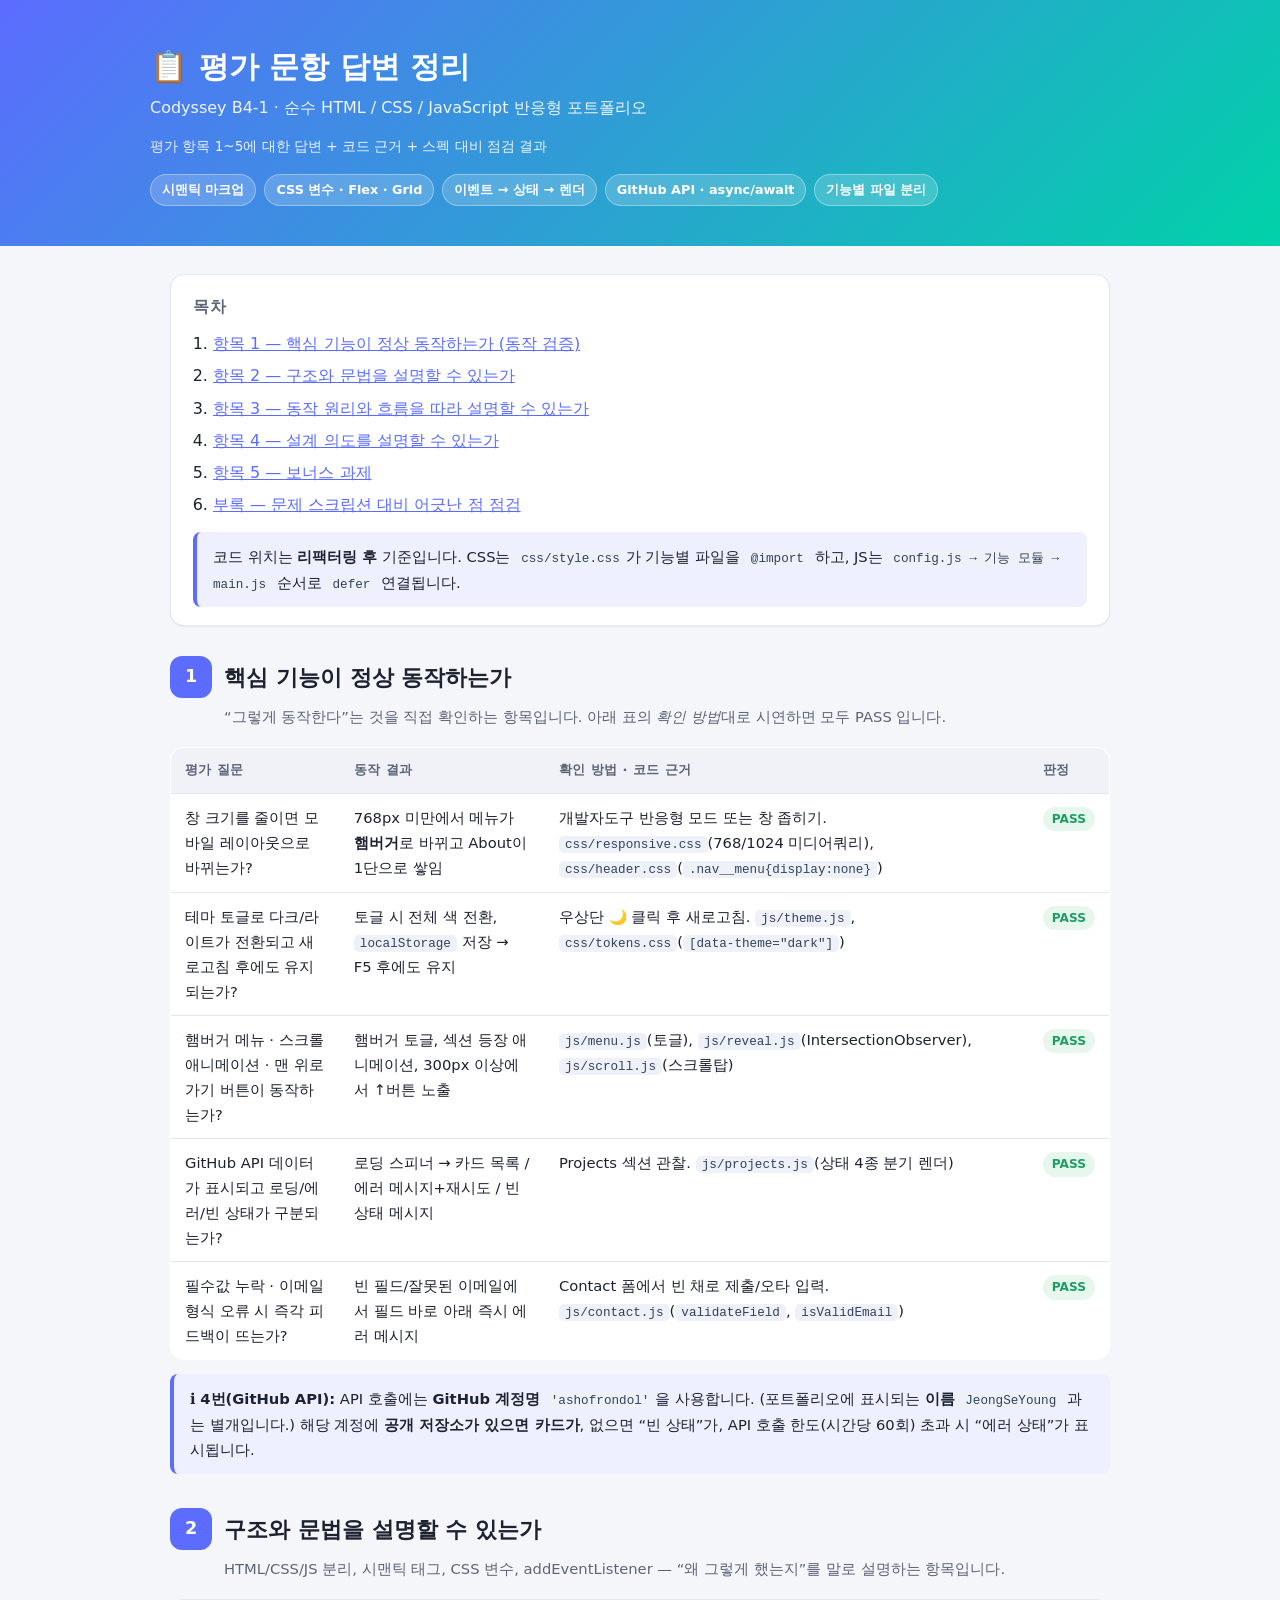
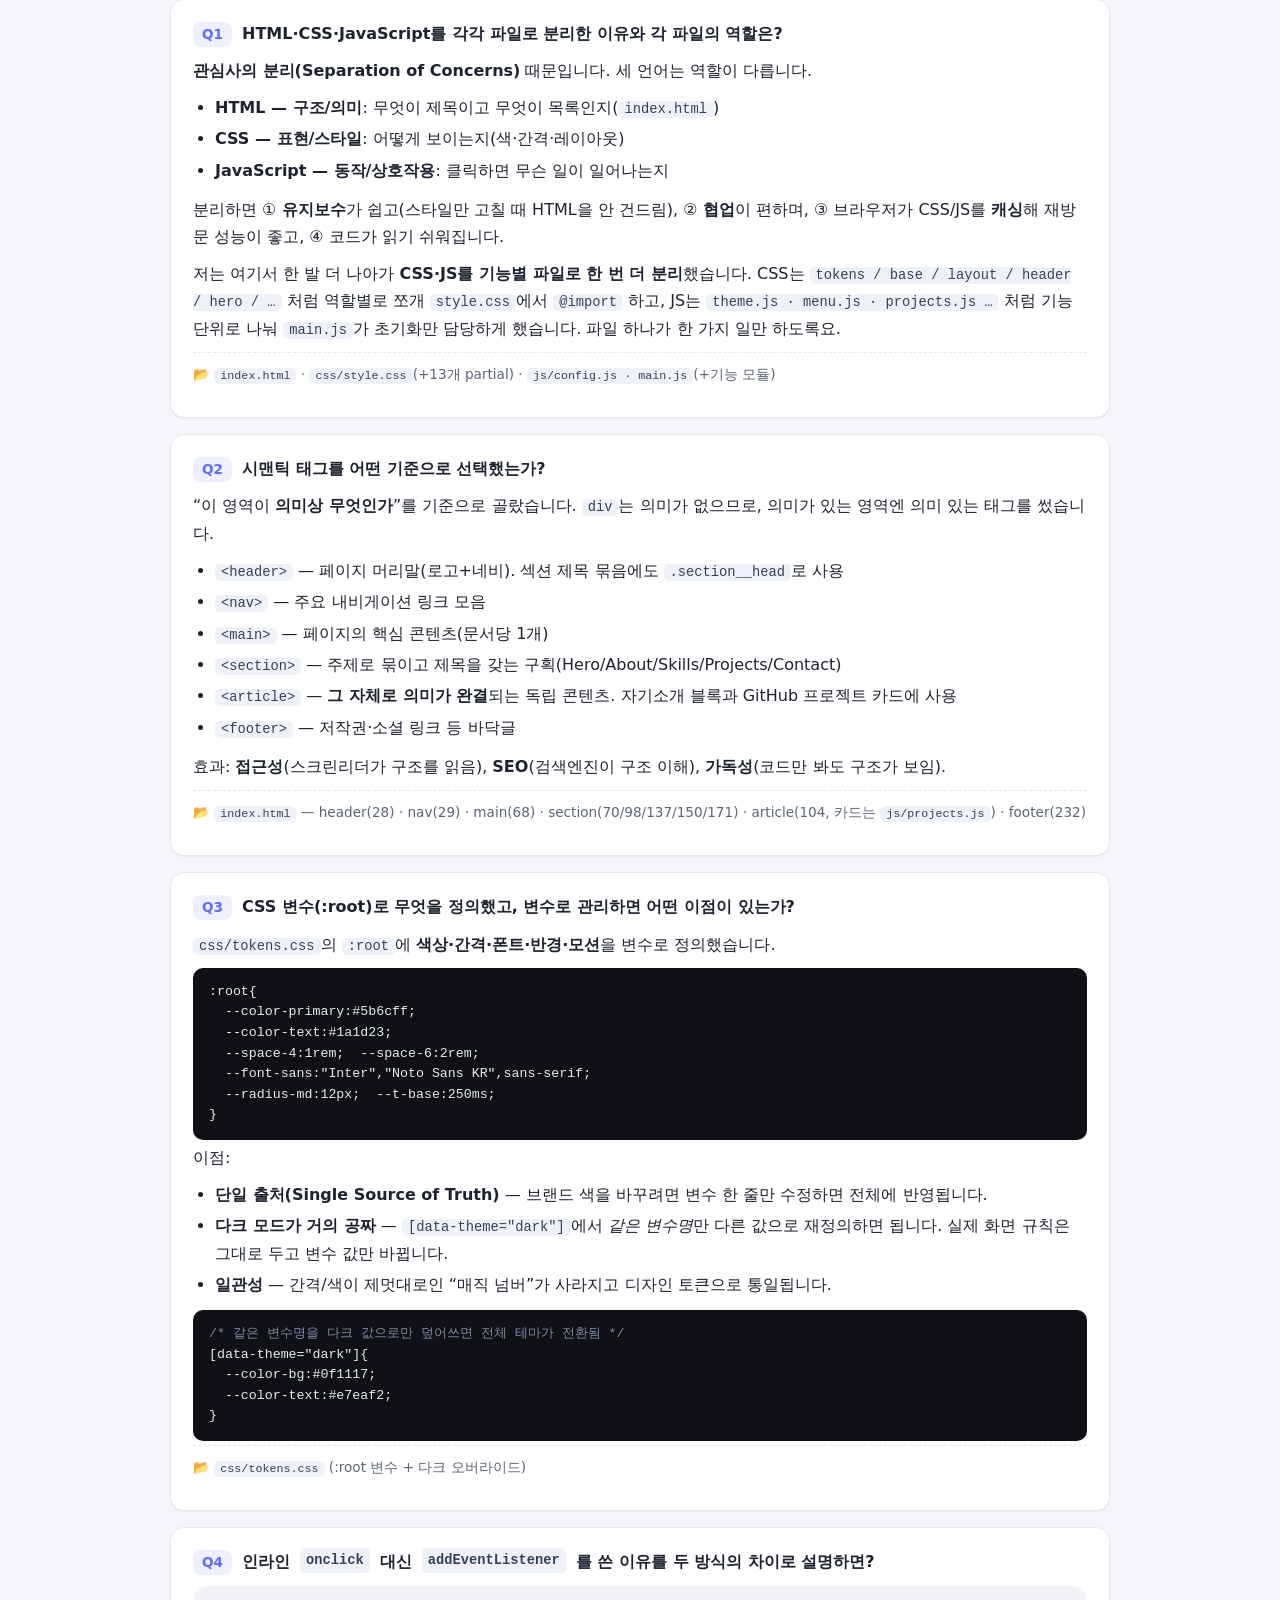
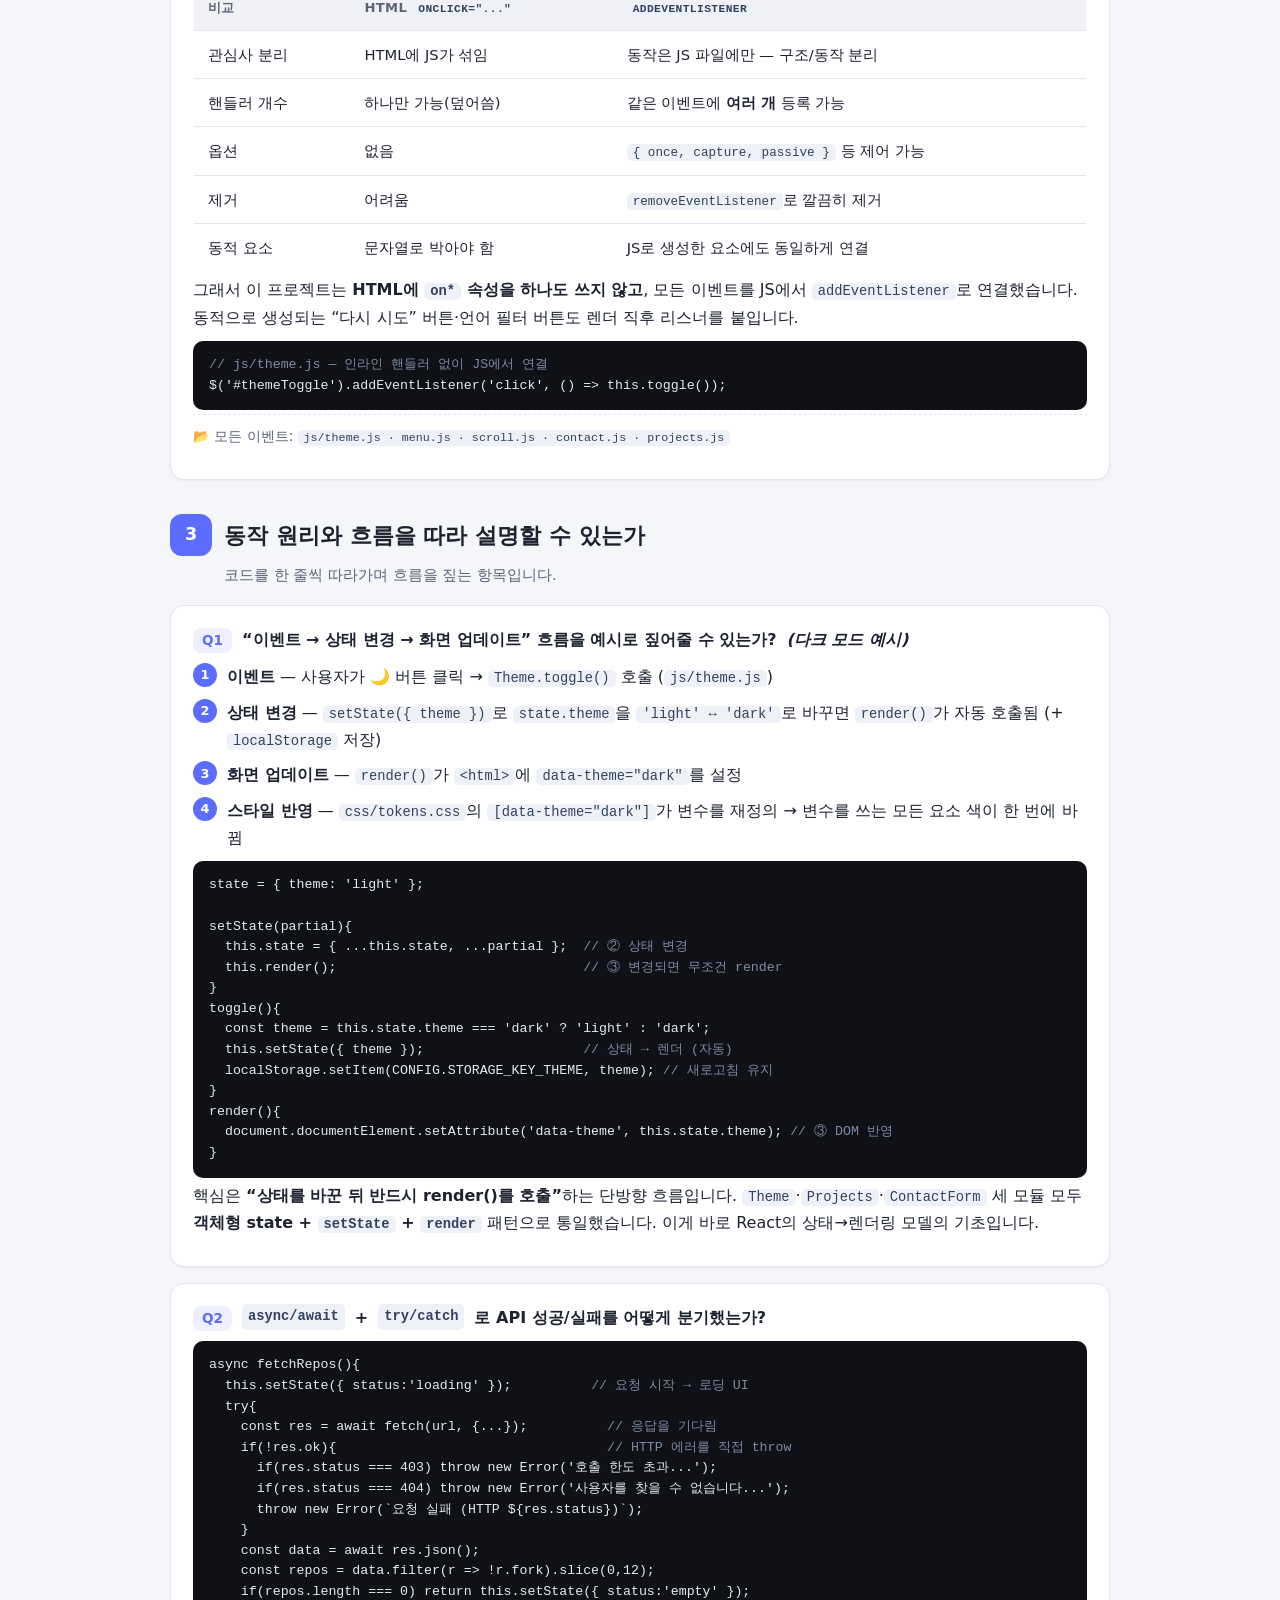
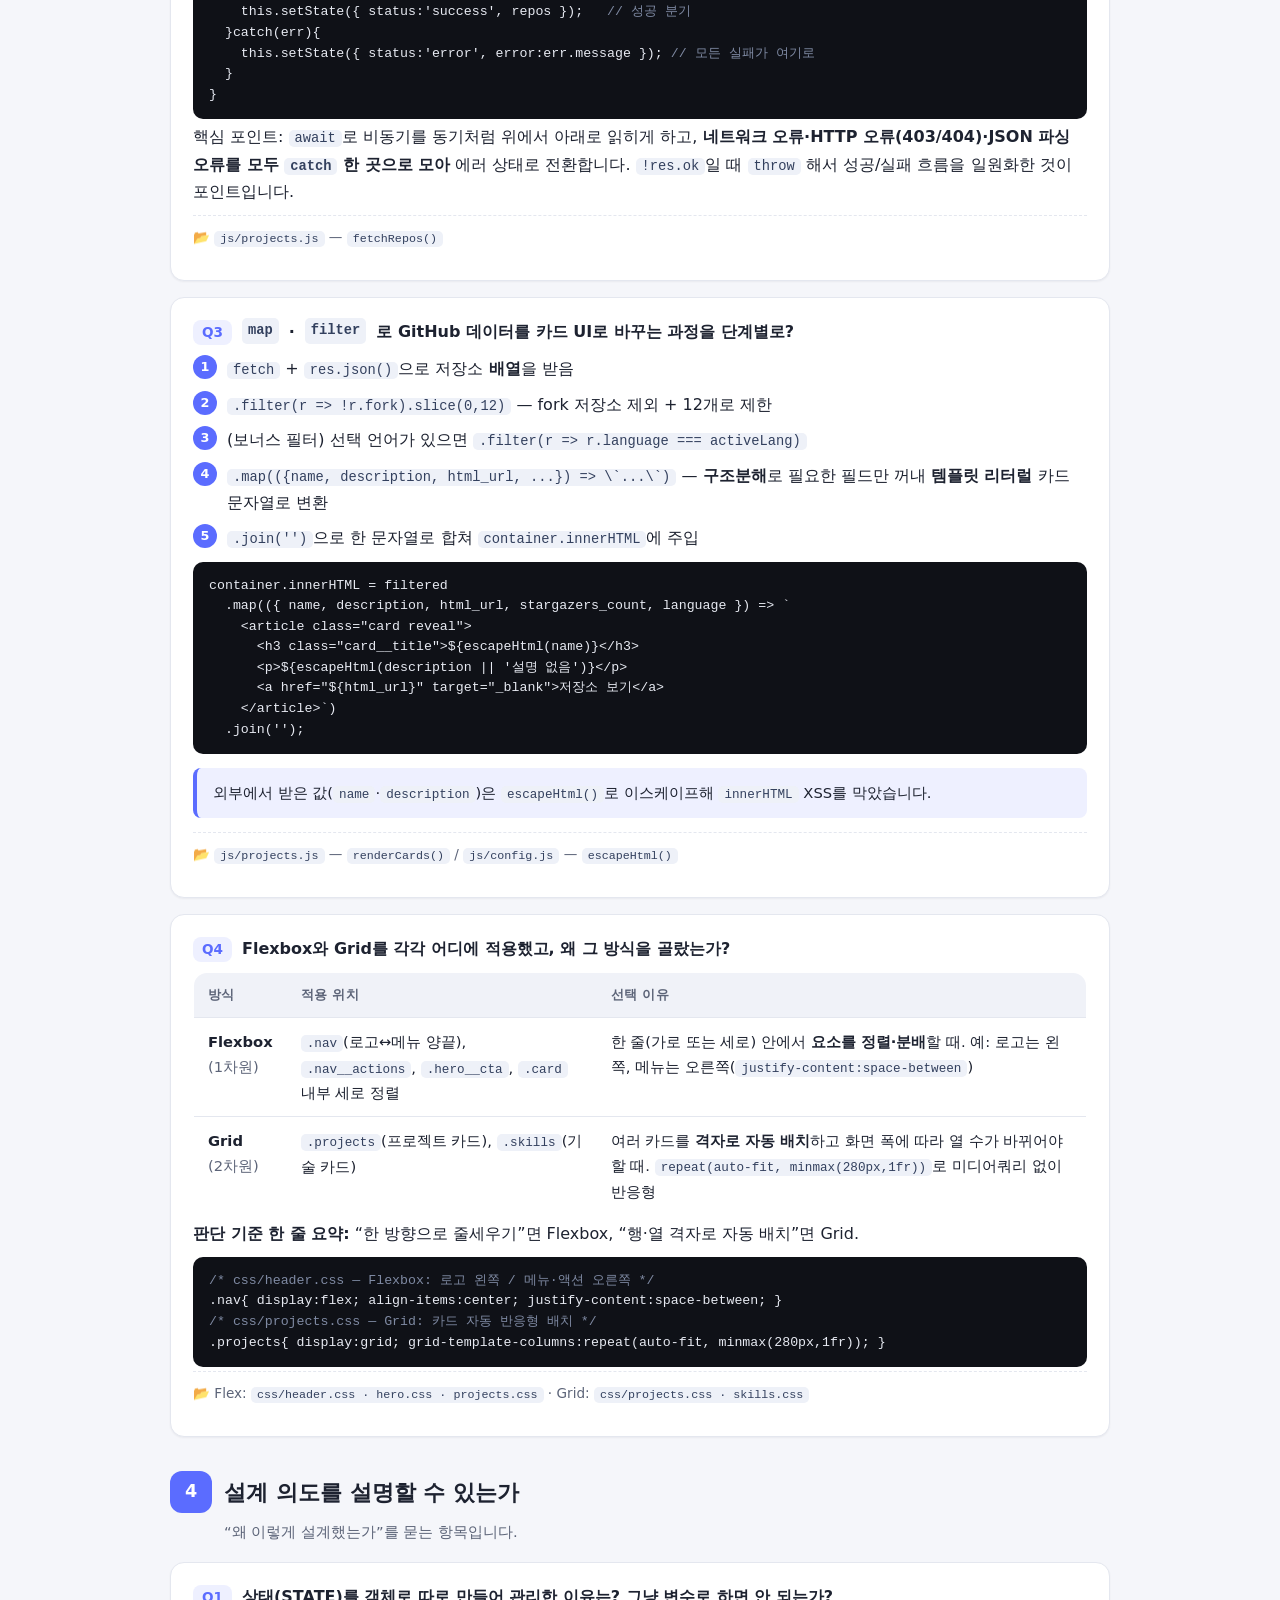
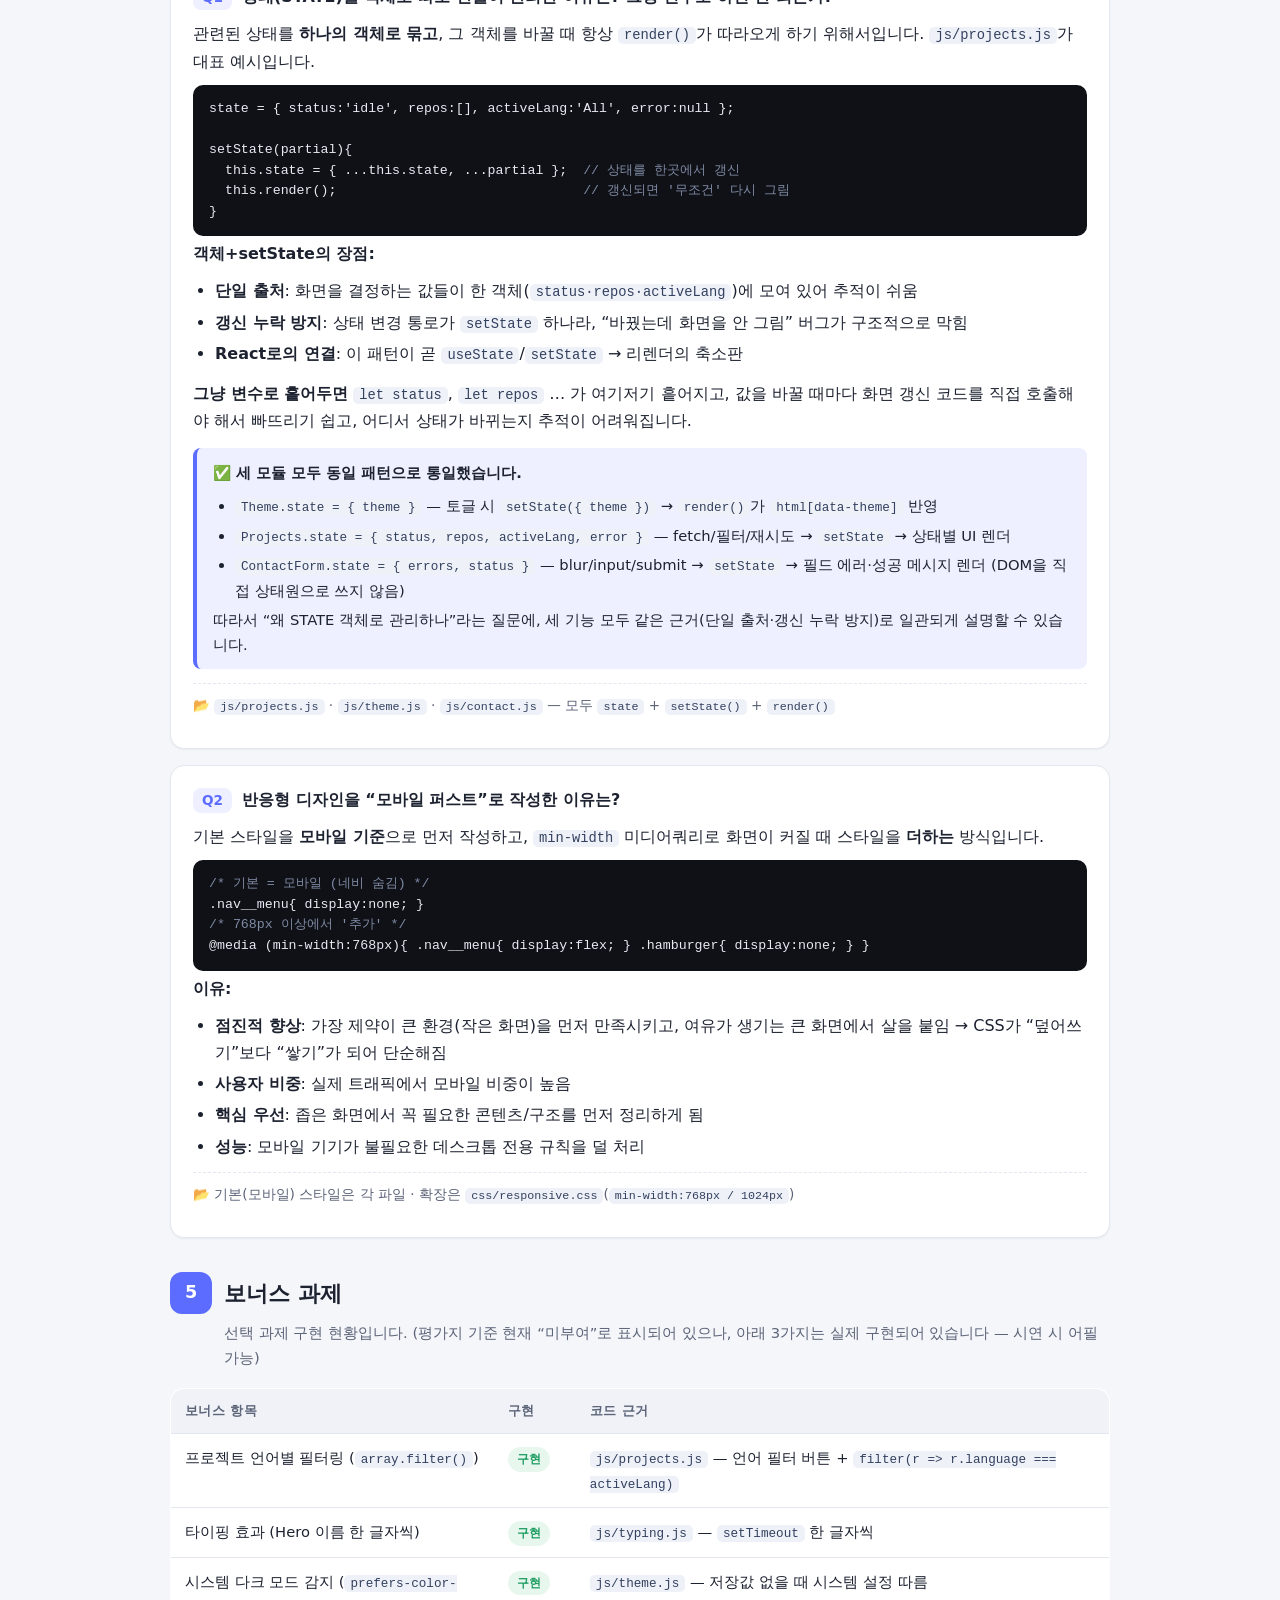
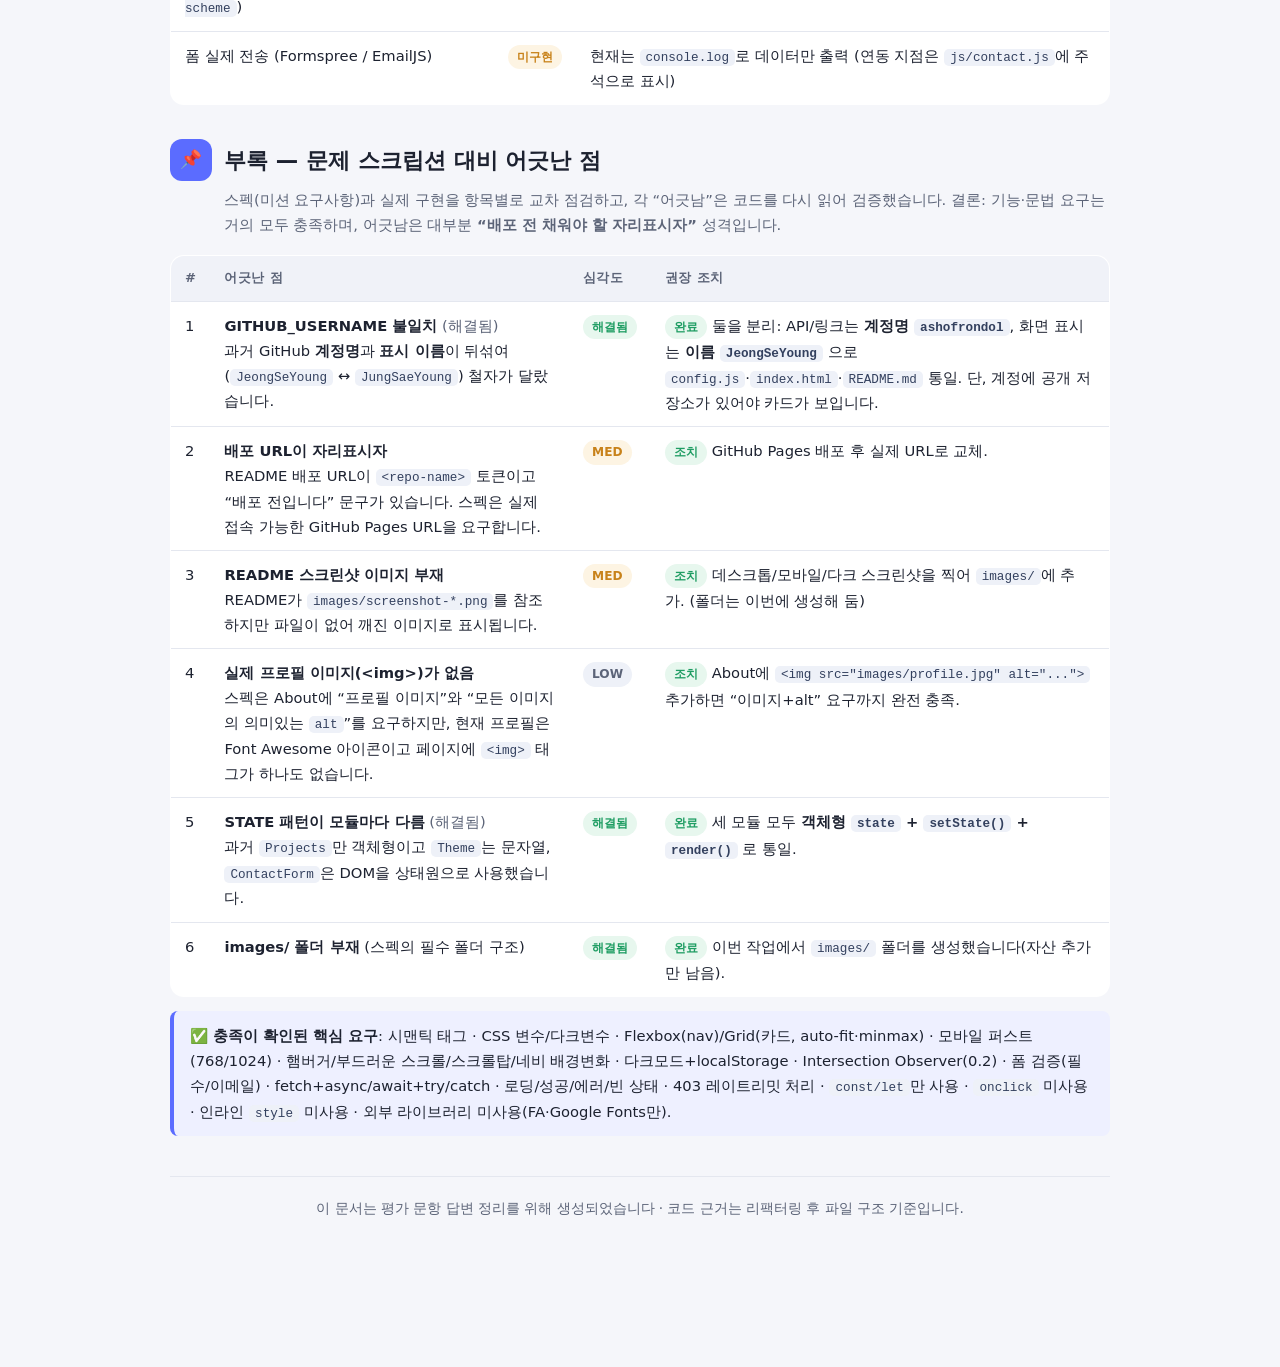
<file: evaluation-answers.html>
<!DOCTYPE html>
<html lang="ko">
<head>
<meta charset="UTF-8" />
<meta name="viewport" content="width=device-width, initial-scale=1.0" />
<title>평가 문항 답변 정리 — 순수 HTML/CSS/JS 포트폴리오</title>
<style>
  :root{
    --bg:#f5f6fa; --card:#fff; --ink:#1d2230; --soft:#5c6478; --line:#e4e7ef;
    --brand:#5b6cff; --brand-soft:#eef0ff; --ok:#1f9d63; --okbg:#e7f7ee;
    --warn:#c8821a; --warnbg:#fdf4e3; --bad:#d33b50; --badbg:#fdeaed;
    --code:#0f1117; --codeink:#e7eaf2;
    --radius:14px;
  }
  *{box-sizing:border-box;}
  body{
    margin:0; background:var(--bg); color:var(--ink);
    font-family:"Inter","Noto Sans KR","Segoe UI",system-ui,sans-serif;
    line-height:1.7; font-size:16px;
  }
  a{color:var(--brand);}
  .wrap{max-width:980px; margin:0 auto; padding:0 20px 80px;}

  header.top{
    background:linear-gradient(135deg,#5b6cff,#00d2a8); color:#fff;
    padding:48px 20px 40px; margin-bottom:28px;
  }
  header.top .inner{max-width:980px; margin:0 auto;}
  header.top h1{margin:0 0 8px; font-size:1.9rem; line-height:1.25;}
  header.top p{margin:4px 0 0; opacity:.92;}
  header.top .meta{margin-top:14px; font-size:.85rem; opacity:.9;}
  .badge-row{margin-top:16px; display:flex; flex-wrap:wrap; gap:8px;}
  .chip{background:rgba(255,255,255,.18); border:1px solid rgba(255,255,255,.35);
    padding:4px 11px; border-radius:999px; font-size:.8rem; font-weight:600;}

  nav.toc{
    background:var(--card); border:1px solid var(--line); border-radius:var(--radius);
    padding:18px 22px; margin-bottom:30px; box-shadow:0 1px 2px rgba(20,24,40,.05);
  }
  nav.toc h2{margin:0 0 10px; font-size:1rem; color:var(--soft); letter-spacing:.04em; text-transform:uppercase;}
  nav.toc ol{margin:0; padding-left:20px;}
  nav.toc li{margin:5px 0;}

  section.item{margin:0 0 34px;}
  .item-head{
    display:flex; align-items:center; gap:12px; margin:0 0 6px;
  }
  .item-num{
    flex:none; width:42px; height:42px; border-radius:12px;
    background:var(--brand); color:#fff; display:grid; place-items:center;
    font-weight:800; font-size:1.1rem;
  }
  .item-head h2{margin:0; font-size:1.4rem;}
  .item-sub{color:var(--soft); margin:0 0 18px 54px; font-size:.92rem;}

  .qa{
    background:var(--card); border:1px solid var(--line); border-radius:var(--radius);
    padding:20px 22px; margin:0 0 16px; box-shadow:0 1px 2px rgba(20,24,40,.05);
  }
  .q{font-weight:700; margin:0 0 10px; display:flex; gap:10px; align-items:flex-start;}
  .q .qmark{
    flex:none; background:var(--brand-soft); color:var(--brand);
    font-weight:800; border-radius:8px; padding:1px 9px; font-size:.85rem; margin-top:2px;
  }
  .a{margin:0;}
  .a p{margin:0 0 10px;}
  .a ul{margin:6px 0 12px; padding-left:22px;}
  .a li{margin:4px 0;}
  .a strong{color:var(--ink);}

  .files{font-size:.85rem; color:var(--soft); margin-top:10px;
    border-top:1px dashed var(--line); padding-top:10px;}
  .files code{background:#eef1f8; color:#33405e;}

  code{font-family:"SFMono-Regular",Consolas,"Liberation Mono",monospace;
    background:#eef1f8; color:#33405e; padding:1px 6px; border-radius:5px; font-size:.86em;}
  pre{
    background:var(--code); color:var(--codeink); border-radius:10px;
    padding:14px 16px; overflow:auto; font-size:.83rem; line-height:1.55;
    margin:10px 0 4px;
  }
  pre code{background:none; color:inherit; padding:0; font-size:1em;}
  .cmt{color:#7f8aa3;}

  table{width:100%; border-collapse:collapse; background:var(--card);
    border:1px solid var(--line); border-radius:var(--radius); overflow:hidden; margin:6px 0 4px;}
  th,td{text-align:left; padding:11px 14px; border-bottom:1px solid var(--line); vertical-align:top; font-size:.92rem;}
  th{background:#f0f2f8; font-size:.82rem; letter-spacing:.03em; color:var(--soft); text-transform:uppercase;}
  tr:last-child td{border-bottom:none;}

  .tag{display:inline-block; padding:2px 9px; border-radius:999px; font-size:.76rem; font-weight:700; white-space:nowrap;}
  .pass{background:var(--okbg); color:var(--ok);}
  .sev-high{background:var(--badbg); color:var(--bad);}
  .sev-med{background:var(--warnbg); color:var(--warn);}
  .sev-low{background:#eef1f8; color:#5c6478;}
  .fix{background:var(--okbg); color:var(--ok);}

  .note{background:var(--brand-soft); border-left:4px solid var(--brand);
    padding:12px 16px; border-radius:8px; margin:14px 0; font-size:.92rem;}
  .warnbox{background:var(--warnbg); border-left:4px solid var(--warn);
    padding:12px 16px; border-radius:8px; margin:14px 0; font-size:.92rem;}

  h3.flow{margin:18px 0 6px; font-size:1rem; color:var(--brand);}
  .step{counter-reset:s; list-style:none; padding-left:0; margin:8px 0;}
  .step li{counter-increment:s; position:relative; padding-left:34px; margin:8px 0;}
  .step li::before{content:counter(s); position:absolute; left:0; top:0;
    width:24px; height:24px; background:var(--brand); color:#fff; border-radius:50%;
    display:grid; place-items:center; font-size:.8rem; font-weight:700;}

  footer.foot{color:var(--soft); font-size:.85rem; text-align:center; margin-top:40px;
    border-top:1px solid var(--line); padding-top:20px;}
</style>
</head>
<body>

<header class="top">
  <div class="inner">
    <h1>📋 평가 문항 답변 정리</h1>
    <p>Codyssey B4-1 · 순수 HTML / CSS / JavaScript 반응형 포트폴리오</p>
    <div class="meta">평가 항목 1~5에 대한 답변 + 코드 근거 + 스펙 대비 점검 결과</div>
    <div class="badge-row">
      <span class="chip">시맨틱 마크업</span>
      <span class="chip">CSS 변수 · Flex · Grid</span>
      <span class="chip">이벤트 → 상태 → 렌더</span>
      <span class="chip">GitHub API · async/await</span>
      <span class="chip">기능별 파일 분리</span>
    </div>
  </div>
</header>

<div class="wrap">

  <nav class="toc">
    <h2>목차</h2>
    <ol>
      <li><a href="#item1">항목 1 — 핵심 기능이 정상 동작하는가 (동작 검증)</a></li>
      <li><a href="#item2">항목 2 — 구조와 문법을 설명할 수 있는가</a></li>
      <li><a href="#item3">항목 3 — 동작 원리와 흐름을 따라 설명할 수 있는가</a></li>
      <li><a href="#item4">항목 4 — 설계 의도를 설명할 수 있는가</a></li>
      <li><a href="#item5">항목 5 — 보너스 과제</a></li>
      <li><a href="#audit">부록 — 문제 스크립션 대비 어긋난 점 점검</a></li>
    </ol>
    <div class="note" style="margin-bottom:0;">
      코드 위치는 <strong>리팩터링 후</strong> 기준입니다. CSS는 <code>css/style.css</code>가
      기능별 파일을 <code>@import</code> 하고, JS는 <code>config.js → 기능 모듈 → main.js</code> 순서로
      <code>defer</code> 연결됩니다.
    </div>
  </nav>

  <!-- ===================== 항목 1 ===================== -->
  <section class="item" id="item1">
    <div class="item-head"><div class="item-num">1</div><h2>핵심 기능이 정상 동작하는가</h2></div>
    <p class="item-sub">“그렇게 동작한다”는 것을 직접 확인하는 항목입니다. 아래 표의 <em>확인 방법</em>대로 시연하면 모두 PASS 입니다.</p>

    <table>
      <thead>
        <tr><th>평가 질문</th><th>동작 결과</th><th>확인 방법 · 코드 근거</th><th>판정</th></tr>
      </thead>
      <tbody>
        <tr>
          <td>창 크기를 줄이면 모바일 레이아웃으로 바뀌는가?</td>
          <td>768px 미만에서 메뉴가 <strong>햄버거</strong>로 바뀌고 About이 1단으로 쌓임</td>
          <td>개발자도구 반응형 모드 또는 창 좁히기. <code>css/responsive.css</code>(768/1024 미디어쿼리), <code>css/header.css</code>(<code>.nav__menu{display:none}</code>)</td>
          <td><span class="tag pass">PASS</span></td>
        </tr>
        <tr>
          <td>테마 토글로 다크/라이트가 전환되고 새로고침 후에도 유지되는가?</td>
          <td>토글 시 전체 색 전환, <code>localStorage</code> 저장 → F5 후에도 유지</td>
          <td>우상단 🌙 클릭 후 새로고침. <code>js/theme.js</code>, <code>css/tokens.css</code>(<code>[data-theme="dark"]</code>)</td>
          <td><span class="tag pass">PASS</span></td>
        </tr>
        <tr>
          <td>햄버거 메뉴 · 스크롤 애니메이션 · 맨 위로 가기 버튼이 동작하는가?</td>
          <td>햄버거 토글, 섹션 등장 애니메이션, 300px 이상에서 ↑버튼 노출</td>
          <td><code>js/menu.js</code>(토글), <code>js/reveal.js</code>(IntersectionObserver), <code>js/scroll.js</code>(스크롤탑)</td>
          <td><span class="tag pass">PASS</span></td>
        </tr>
        <tr>
          <td>GitHub API 데이터가 표시되고 로딩/에러/빈 상태가 구분되는가?</td>
          <td>로딩 스피너 → 카드 목록 / 에러 메시지+재시도 / 빈 상태 메시지</td>
          <td>Projects 섹션 관찰. <code>js/projects.js</code>(상태 4종 분기 렌더)</td>
          <td><span class="tag pass">PASS</span></td>
        </tr>
        <tr>
          <td>필수값 누락 · 이메일 형식 오류 시 즉각 피드백이 뜨는가?</td>
          <td>빈 필드/잘못된 이메일에서 필드 바로 아래 즉시 에러 메시지</td>
          <td>Contact 폼에서 빈 채로 제출/오타 입력. <code>js/contact.js</code>(<code>validateField</code>, <code>isValidEmail</code>)</td>
          <td><span class="tag pass">PASS</span></td>
        </tr>
      </tbody>
    </table>
    <div class="note">
      ℹ️ <strong>4번(GitHub API):</strong> API 호출에는 <strong>GitHub 계정명</strong> <code>'ashofrondol'</code>을 사용합니다.
      (포트폴리오에 표시되는 <strong>이름</strong> <code>JeongSeYoung</code> 과는 별개입니다.) 해당 계정에
      <strong>공개 저장소가 있으면 카드가</strong>, 없으면 “빈 상태”가, API 호출 한도(시간당 60회) 초과 시 “에러 상태”가 표시됩니다.
    </div>
  </section>

  <!-- ===================== 항목 2 ===================== -->
  <section class="item" id="item2">
    <div class="item-head"><div class="item-num">2</div><h2>구조와 문법을 설명할 수 있는가</h2></div>
    <p class="item-sub">HTML/CSS/JS 분리, 시맨틱 태그, CSS 변수, addEventListener — “왜 그렇게 했는지”를 말로 설명하는 항목입니다.</p>

    <div class="qa">
      <p class="q"><span class="qmark">Q1</span> HTML·CSS·JavaScript를 각각 파일로 분리한 이유와 각 파일의 역할은?</p>
      <div class="a">
        <p><strong>관심사의 분리(Separation of Concerns)</strong> 때문입니다. 세 언어는 역할이 다릅니다.</p>
        <ul>
          <li><strong>HTML — 구조/의미</strong>: 무엇이 제목이고 무엇이 목록인지(<code>index.html</code>)</li>
          <li><strong>CSS — 표현/스타일</strong>: 어떻게 보이는지(색·간격·레이아웃)</li>
          <li><strong>JavaScript — 동작/상호작용</strong>: 클릭하면 무슨 일이 일어나는지</li>
        </ul>
        <p>분리하면 ① <strong>유지보수</strong>가 쉽고(스타일만 고칠 때 HTML을 안 건드림), ② <strong>협업</strong>이 편하며, ③ 브라우저가 CSS/JS를 <strong>캐싱</strong>해 재방문 성능이 좋고, ④ 코드가 읽기 쉬워집니다.</p>
        <p>저는 여기서 한 발 더 나아가 <strong>CSS·JS를 기능별 파일로 한 번 더 분리</strong>했습니다. CSS는 <code>tokens / base / layout / header / hero / …</code> 처럼 역할별로 쪼개 <code>style.css</code>에서 <code>@import</code> 하고, JS는 <code>theme.js · menu.js · projects.js …</code> 처럼 기능 단위로 나눠 <code>main.js</code>가 초기화만 담당하게 했습니다. 파일 하나가 한 가지 일만 하도록요.</p>
        <p class="files">📂 <code>index.html</code> · <code>css/style.css</code>(+13개 partial) · <code>js/config.js · main.js</code>(+기능 모듈)</p>
      </div>
    </div>

    <div class="qa">
      <p class="q"><span class="qmark">Q2</span> 시맨틱 태그를 어떤 기준으로 선택했는가?</p>
      <div class="a">
        <p>“이 영역이 <strong>의미상 무엇인가</strong>”를 기준으로 골랐습니다. <code>div</code>는 의미가 없으므로, 의미가 있는 영역엔 의미 있는 태그를 썼습니다.</p>
        <ul>
          <li><code>&lt;header&gt;</code> — 페이지 머리말(로고+네비). 섹션 제목 묶음에도 <code>.section__head</code>로 사용</li>
          <li><code>&lt;nav&gt;</code> — 주요 내비게이션 링크 모음</li>
          <li><code>&lt;main&gt;</code> — 페이지의 핵심 콘텐츠(문서당 1개)</li>
          <li><code>&lt;section&gt;</code> — 주제로 묶이고 제목을 갖는 구획(Hero/About/Skills/Projects/Contact)</li>
          <li><code>&lt;article&gt;</code> — <strong>그 자체로 의미가 완결</strong>되는 독립 콘텐츠. 자기소개 블록과 GitHub 프로젝트 카드에 사용</li>
          <li><code>&lt;footer&gt;</code> — 저작권·소셜 링크 등 바닥글</li>
        </ul>
        <p>효과: <strong>접근성</strong>(스크린리더가 구조를 읽음), <strong>SEO</strong>(검색엔진이 구조 이해), <strong>가독성</strong>(코드만 봐도 구조가 보임).</p>
        <p class="files">📂 <code>index.html</code> — header(28) · nav(29) · main(68) · section(70/98/137/150/171) · article(104, 카드는 <code>js/projects.js</code>) · footer(232)</p>
      </div>
    </div>

    <div class="qa">
      <p class="q"><span class="qmark">Q3</span> CSS 변수(:root)로 무엇을 정의했고, 변수로 관리하면 어떤 이점이 있는가?</p>
      <div class="a">
        <p><code>css/tokens.css</code>의 <code>:root</code>에 <strong>색상·간격·폰트·반경·모션</strong>을 변수로 정의했습니다.</p>
        <pre><code>:root{
  --color-primary:#5b6cff;
  --color-text:#1a1d23;
  --space-4:1rem;  --space-6:2rem;
  --font-sans:"Inter","Noto Sans KR",sans-serif;
  --radius-md:12px;  --t-base:250ms;
}</code></pre>
        <p>이점:</p>
        <ul>
          <li><strong>단일 출처(Single Source of Truth)</strong> — 브랜드 색을 바꾸려면 변수 한 줄만 수정하면 전체에 반영됩니다.</li>
          <li><strong>다크 모드가 거의 공짜</strong> — <code>[data-theme="dark"]</code>에서 <em>같은 변수명</em>만 다른 값으로 재정의하면 됩니다. 실제 화면 규칙은 그대로 두고 변수 값만 바뀝니다.</li>
          <li><strong>일관성</strong> — 간격/색이 제멋대로인 “매직 넘버”가 사라지고 디자인 토큰으로 통일됩니다.</li>
        </ul>
        <pre><code class="cmt">/* 같은 변수명을 다크 값으로만 덮어쓰면 전체 테마가 전환됨 */</code><code>
[data-theme="dark"]{
  --color-bg:#0f1117;
  --color-text:#e7eaf2;
}</code></pre>
        <p class="files">📂 <code>css/tokens.css</code> (:root 변수 + 다크 오버라이드)</p>
      </div>
    </div>

    <div class="qa">
      <p class="q"><span class="qmark">Q4</span> 인라인 <code>onclick</code> 대신 <code>addEventListener</code>를 쓴 이유를 두 방식의 차이로 설명하면?</p>
      <div class="a">
        <table>
          <thead><tr><th>비교</th><th>HTML <code>onclick="..."</code></th><th><code>addEventListener</code></th></tr></thead>
          <tbody>
            <tr><td>관심사 분리</td><td>HTML에 JS가 섞임</td><td>동작은 JS 파일에만 — 구조/동작 분리</td></tr>
            <tr><td>핸들러 개수</td><td>하나만 가능(덮어씀)</td><td>같은 이벤트에 <strong>여러 개</strong> 등록 가능</td></tr>
            <tr><td>옵션</td><td>없음</td><td><code>{ once, capture, passive }</code> 등 제어 가능</td></tr>
            <tr><td>제거</td><td>어려움</td><td><code>removeEventListener</code>로 깔끔히 제거</td></tr>
            <tr><td>동적 요소</td><td>문자열로 박아야 함</td><td>JS로 생성한 요소에도 동일하게 연결</td></tr>
          </tbody>
        </table>
        <p>그래서 이 프로젝트는 <strong>HTML에 <code>on*</code> 속성을 하나도 쓰지 않고</strong>, 모든 이벤트를 JS에서 <code>addEventListener</code>로 연결했습니다. 동적으로 생성되는 “다시 시도” 버튼·언어 필터 버튼도 렌더 직후 리스너를 붙입니다.</p>
        <pre><code class="cmt">// js/theme.js — 인라인 핸들러 없이 JS에서 연결</code><code>
$('#themeToggle').addEventListener('click', () =&gt; this.toggle());</code></pre>
        <p class="files">📂 모든 이벤트: <code>js/theme.js · menu.js · scroll.js · contact.js · projects.js</code></p>
      </div>
    </div>
  </section>

  <!-- ===================== 항목 3 ===================== -->
  <section class="item" id="item3">
    <div class="item-head"><div class="item-num">3</div><h2>동작 원리와 흐름을 따라 설명할 수 있는가</h2></div>
    <p class="item-sub">코드를 한 줄씩 따라가며 흐름을 짚는 항목입니다.</p>

    <div class="qa">
      <p class="q"><span class="qmark">Q1</span> “이벤트 → 상태 변경 → 화면 업데이트” 흐름을 예시로 짚어줄 수 있는가? <em>(다크 모드 예시)</em></p>
      <div class="a">
        <ol class="step">
          <li><strong>이벤트</strong> — 사용자가 🌙 버튼 클릭 → <code>Theme.toggle()</code> 호출 (<code>js/theme.js</code>)</li>
          <li><strong>상태 변경</strong> — <code>setState({ theme })</code>로 <code>state.theme</code>을 <code>'light' ↔ 'dark'</code>로 바꾸면 <code>render()</code>가 자동 호출됨 (+ <code>localStorage</code> 저장)</li>
          <li><strong>화면 업데이트</strong> — <code>render()</code>가 <code>&lt;html&gt;</code>에 <code>data-theme="dark"</code>를 설정</li>
          <li><strong>스타일 반영</strong> — <code>css/tokens.css</code>의 <code>[data-theme="dark"]</code>가 변수를 재정의 → 변수를 쓰는 모든 요소 색이 한 번에 바뀜</li>
        </ol>
        <pre><code>state = { theme: 'light' };

setState(partial){
  this.state = { ...this.state, ...partial };  <span class="cmt">// ② 상태 변경</span>
  this.render();                               <span class="cmt">// ③ 변경되면 무조건 render</span>
}
toggle(){
  const theme = this.state.theme === 'dark' ? 'light' : 'dark';
  this.setState({ theme });                    <span class="cmt">// 상태 → 렌더 (자동)</span>
  localStorage.setItem(CONFIG.STORAGE_KEY_THEME, theme); <span class="cmt">// 새로고침 유지</span>
}
render(){
  document.documentElement.setAttribute('data-theme', this.state.theme); <span class="cmt">// ③ DOM 반영</span>
}</code></pre>
        <p>핵심은 <strong>“상태를 바꾼 뒤 반드시 render()를 호출”</strong>하는 단방향 흐름입니다. <code>Theme</code>·<code>Projects</code>·<code>ContactForm</code> 세 모듈 모두 <strong>객체형 state + <code>setState</code> + <code>render</code></strong> 패턴으로 통일했습니다. 이게 바로 React의 상태→렌더링 모델의 기초입니다.</p>
      </div>
    </div>

    <div class="qa">
      <p class="q"><span class="qmark">Q2</span> <code>async/await</code> + <code>try/catch</code>로 API 성공/실패를 어떻게 분기했는가?</p>
      <div class="a">
        <pre><code>async fetchRepos(){
  this.setState({ status:'loading' });          <span class="cmt">// 요청 시작 → 로딩 UI</span>
  try{
    const res = await fetch(url, {...});          <span class="cmt">// 응답을 기다림</span>
    if(!res.ok){                                  <span class="cmt">// HTTP 에러를 직접 throw</span>
      if(res.status === 403) throw new Error('호출 한도 초과...');
      if(res.status === 404) throw new Error('사용자를 찾을 수 없습니다...');
      throw new Error(`요청 실패 (HTTP ${res.status})`);
    }
    const data = await res.json();
    const repos = data.filter(r =&gt; !r.fork).slice(0,12);
    if(repos.length === 0) return this.setState({ status:'empty' });
    this.setState({ status:'success', repos });   <span class="cmt">// 성공 분기</span>
  }catch(err){
    this.setState({ status:'error', error:err.message }); <span class="cmt">// 모든 실패가 여기로</span>
  }
}</code></pre>
        <p>핵심 포인트: <code>await</code>로 비동기를 동기처럼 위에서 아래로 읽히게 하고, <strong>네트워크 오류·HTTP 오류(403/404)·JSON 파싱 오류를 모두 <code>catch</code> 한 곳으로 모아</strong> 에러 상태로 전환합니다. <code>!res.ok</code>일 때 <code>throw</code> 해서 성공/실패 흐름을 일원화한 것이 포인트입니다.</p>
        <p class="files">📂 <code>js/projects.js</code> — <code>fetchRepos()</code></p>
      </div>
    </div>

    <div class="qa">
      <p class="q"><span class="qmark">Q3</span> <code>map</code>·<code>filter</code>로 GitHub 데이터를 카드 UI로 바꾸는 과정을 단계별로?</p>
      <div class="a">
        <ol class="step">
          <li><code>fetch</code> + <code>res.json()</code>으로 저장소 <strong>배열</strong>을 받음</li>
          <li><code>.filter(r =&gt; !r.fork).slice(0,12)</code> — fork 저장소 제외 + 12개로 제한</li>
          <li>(보너스 필터) 선택 언어가 있으면 <code>.filter(r =&gt; r.language === activeLang)</code></li>
          <li><code>.map(({name, description, html_url, ...}) =&gt; \`...\`)</code> — <strong>구조분해</strong>로 필요한 필드만 꺼내 <strong>템플릿 리터럴</strong> 카드 문자열로 변환</li>
          <li><code>.join('')</code>으로 한 문자열로 합쳐 <code>container.innerHTML</code>에 주입</li>
        </ol>
        <pre><code>container.innerHTML = filtered
  .map(({ name, description, html_url, stargazers_count, language }) =&gt; `
    &lt;article class="card reveal"&gt;
      &lt;h3 class="card__title"&gt;${escapeHtml(name)}&lt;/h3&gt;
      &lt;p&gt;${escapeHtml(description || '설명 없음')}&lt;/p&gt;
      &lt;a href="${html_url}" target="_blank"&gt;저장소 보기&lt;/a&gt;
    &lt;/article&gt;`)
  .join('');</code></pre>
        <div class="note">외부에서 받은 값(<code>name</code>·<code>description</code>)은 <code>escapeHtml()</code>로 이스케이프해 <code>innerHTML</code> XSS를 막았습니다.</div>
        <p class="files">📂 <code>js/projects.js</code> — <code>renderCards()</code> / <code>js/config.js</code> — <code>escapeHtml()</code></p>
      </div>
    </div>

    <div class="qa">
      <p class="q"><span class="qmark">Q4</span> Flexbox와 Grid를 각각 어디에 적용했고, 왜 그 방식을 골랐는가?</p>
      <div class="a">
        <table>
          <thead><tr><th>방식</th><th>적용 위치</th><th>선택 이유</th></tr></thead>
          <tbody>
            <tr>
              <td><strong>Flexbox</strong><br><span style="color:var(--soft)">(1차원)</span></td>
              <td><code>.nav</code>(로고↔메뉴 양끝), <code>.nav__actions</code>, <code>.hero__cta</code>, <code>.card</code> 내부 세로 정렬</td>
              <td>한 줄(가로 또는 세로) 안에서 <strong>요소를 정렬·분배</strong>할 때. 예: 로고는 왼쪽, 메뉴는 오른쪽(<code>justify-content:space-between</code>)</td>
            </tr>
            <tr>
              <td><strong>Grid</strong><br><span style="color:var(--soft)">(2차원)</span></td>
              <td><code>.projects</code>(프로젝트 카드), <code>.skills</code>(기술 카드)</td>
              <td>여러 카드를 <strong>격자로 자동 배치</strong>하고 화면 폭에 따라 열 수가 바뀌어야 할 때. <code>repeat(auto-fit, minmax(280px,1fr))</code>로 미디어쿼리 없이 반응형</td>
            </tr>
          </tbody>
        </table>
        <p><strong>판단 기준 한 줄 요약:</strong> “한 방향으로 줄세우기”면 Flexbox, “행·열 격자로 자동 배치”면 Grid.</p>
        <pre><code class="cmt">/* css/header.css — Flexbox: 로고 왼쪽 / 메뉴·액션 오른쪽 */</code><code>
.nav{ display:flex; align-items:center; justify-content:space-between; }
</code><code class="cmt">/* css/projects.css — Grid: 카드 자동 반응형 배치 */</code><code>
.projects{ display:grid; grid-template-columns:repeat(auto-fit, minmax(280px,1fr)); }</code></pre>
        <p class="files">📂 Flex: <code>css/header.css · hero.css · projects.css</code> · Grid: <code>css/projects.css · skills.css</code></p>
      </div>
    </div>
  </section>

  <!-- ===================== 항목 4 ===================== -->
  <section class="item" id="item4">
    <div class="item-head"><div class="item-num">4</div><h2>설계 의도를 설명할 수 있는가</h2></div>
    <p class="item-sub">“왜 이렇게 설계했는가”를 묻는 항목입니다.</p>

    <div class="qa">
      <p class="q"><span class="qmark">Q1</span> 상태(STATE)를 객체로 따로 만들어 관리한 이유는? 그냥 변수로 하면 안 되는가?</p>
      <div class="a">
        <p>관련된 상태를 <strong>하나의 객체로 묶고</strong>, 그 객체를 바꿀 때 항상 <code>render()</code>가 따라오게 하기 위해서입니다. <code>js/projects.js</code>가 대표 예시입니다.</p>
        <pre><code>state = { status:'idle', repos:[], activeLang:'All', error:null };

setState(partial){
  this.state = { ...this.state, ...partial };  <span class="cmt">// 상태를 한곳에서 갱신</span>
  this.render();                               <span class="cmt">// 갱신되면 '무조건' 다시 그림</span>
}</code></pre>
        <p><strong>객체+setState의 장점:</strong></p>
        <ul>
          <li><strong>단일 출처</strong>: 화면을 결정하는 값들이 한 객체(<code>status·repos·activeLang</code>)에 모여 있어 추적이 쉬움</li>
          <li><strong>갱신 누락 방지</strong>: 상태 변경 통로가 <code>setState</code> 하나라, “바꿨는데 화면을 안 그림” 버그가 구조적으로 막힘</li>
          <li><strong>React로의 연결</strong>: 이 패턴이 곧 <code>useState</code>/<code>setState</code> → 리렌더의 축소판</li>
        </ul>
        <p><strong>그냥 변수로 흩어두면</strong> <code>let status</code>, <code>let repos</code> … 가 여기저기 흩어지고, 값을 바꿀 때마다 화면 갱신 코드를 직접 호출해야 해서 빠뜨리기 쉽고, 어디서 상태가 바뀌는지 추적이 어려워집니다.</p>
        <div class="note">
          ✅ <strong>세 모듈 모두 동일 패턴으로 통일했습니다.</strong>
          <ul style="margin:8px 0 0;">
            <li><code>Theme.state = { theme }</code> — 토글 시 <code>setState({ theme })</code> → <code>render()</code>가 <code>html[data-theme]</code> 반영</li>
            <li><code>Projects.state = { status, repos, activeLang, error }</code> — fetch/필터/재시도 → <code>setState</code> → 상태별 UI 렌더</li>
            <li><code>ContactForm.state = { errors, status }</code> — blur/input/submit → <code>setState</code> → 필드 에러·성공 메시지 렌더 (DOM을 직접 상태원으로 쓰지 않음)</li>
          </ul>
          따라서 “왜 STATE 객체로 관리하나”라는 질문에, 세 기능 모두 같은 근거(단일 출처·갱신 누락 방지)로 일관되게 설명할 수 있습니다.
        </div>
        <p class="files">📂 <code>js/projects.js</code> · <code>js/theme.js</code> · <code>js/contact.js</code> — 모두 <code>state</code> + <code>setState()</code> + <code>render()</code></p>
      </div>
    </div>

    <div class="qa">
      <p class="q"><span class="qmark">Q2</span> 반응형 디자인을 “모바일 퍼스트”로 작성한 이유는?</p>
      <div class="a">
        <p>기본 스타일을 <strong>모바일 기준</strong>으로 먼저 작성하고, <code>min-width</code> 미디어쿼리로 화면이 커질 때 스타일을 <strong>더하는</strong> 방식입니다.</p>
        <pre><code class="cmt">/* 기본 = 모바일 (네비 숨김) */</code><code>
.nav__menu{ display:none; }
</code><code class="cmt">/* 768px 이상에서 '추가' */</code><code>
@media (min-width:768px){ .nav__menu{ display:flex; } .hamburger{ display:none; } }</code></pre>
        <p><strong>이유:</strong></p>
        <ul>
          <li><strong>점진적 향상</strong>: 가장 제약이 큰 환경(작은 화면)을 먼저 만족시키고, 여유가 생기는 큰 화면에서 살을 붙임 → CSS가 “덮어쓰기”보다 “쌓기”가 되어 단순해짐</li>
          <li><strong>사용자 비중</strong>: 실제 트래픽에서 모바일 비중이 높음</li>
          <li><strong>핵심 우선</strong>: 좁은 화면에서 꼭 필요한 콘텐츠/구조를 먼저 정리하게 됨</li>
          <li><strong>성능</strong>: 모바일 기기가 불필요한 데스크톱 전용 규칙을 덜 처리</li>
        </ul>
        <p class="files">📂 기본(모바일) 스타일은 각 파일 · 확장은 <code>css/responsive.css</code>(<code>min-width:768px / 1024px</code>)</p>
      </div>
    </div>
  </section>

  <!-- ===================== 항목 5 ===================== -->
  <section class="item" id="item5">
    <div class="item-head"><div class="item-num">5</div><h2>보너스 과제</h2></div>
    <p class="item-sub">선택 과제 구현 현황입니다. (평가지 기준 현재 “미부여”로 표시되어 있으나, 아래 3가지는 실제 구현되어 있습니다 — 시연 시 어필 가능)</p>
    <table>
      <thead><tr><th>보너스 항목</th><th>구현</th><th>코드 근거</th></tr></thead>
      <tbody>
        <tr><td>프로젝트 언어별 필터링 (<code>array.filter()</code>)</td><td><span class="tag pass">구현</span></td><td><code>js/projects.js</code> — 언어 필터 버튼 + <code>filter(r =&gt; r.language === activeLang)</code></td></tr>
        <tr><td>타이핑 효과 (Hero 이름 한 글자씩)</td><td><span class="tag pass">구현</span></td><td><code>js/typing.js</code> — <code>setTimeout</code> 한 글자씩</td></tr>
        <tr><td>시스템 다크 모드 감지 (<code>prefers-color-scheme</code>)</td><td><span class="tag pass">구현</span></td><td><code>js/theme.js</code> — 저장값 없을 때 시스템 설정 따름</td></tr>
        <tr><td>폼 실제 전송 (Formspree / EmailJS)</td><td><span class="tag sev-med">미구현</span></td><td>현재는 <code>console.log</code>로 데이터만 출력 (연동 지점은 <code>js/contact.js</code>에 주석으로 표시)</td></tr>
      </tbody>
    </table>
  </section>

  <!-- ===================== 부록: 감사 ===================== -->
  <section class="item" id="audit">
    <div class="item-head"><div class="item-num">📌</div><h2>부록 — 문제 스크립션 대비 어긋난 점</h2></div>
    <p class="item-sub">스펙(미션 요구사항)과 실제 구현을 항목별로 교차 점검하고, 각 “어긋남”은 코드를 다시 읽어 검증했습니다. 결론: 기능·문법 요구는 거의 모두 충족하며, 어긋남은 대부분 <strong>“배포 전 채워야 할 자리표시자”</strong> 성격입니다.</p>

    <table>
      <thead><tr><th>#</th><th>어긋난 점</th><th>심각도</th><th>권장 조치</th></tr></thead>
      <tbody>
        <tr>
          <td>1</td>
          <td><strong>GITHUB_USERNAME 불일치</strong> <span style="color:var(--soft)">(해결됨)</span><br>
            과거 GitHub <strong>계정명</strong>과 <strong>표시 이름</strong>이 뒤섞여(<code>JeongSeYoung</code> ↔ <code>JungSaeYoung</code>) 철자가 달랐습니다.</td>
          <td><span class="tag pass">해결됨</span></td>
          <td><span class="tag fix">완료</span> 둘을 분리: API/링크는 <strong>계정명 <code>ashofrondol</code></strong>, 화면 표시는 <strong>이름 <code>JeongSeYoung</code></strong> 으로 <code>config.js</code>·<code>index.html</code>·<code>README.md</code> 통일. 단, 계정에 공개 저장소가 있어야 카드가 보입니다.</td>
        </tr>
        <tr>
          <td>2</td>
          <td><strong>배포 URL이 자리표시자</strong><br>README 배포 URL이 <code>&lt;repo-name&gt;</code> 토큰이고 “배포 전입니다” 문구가 있습니다. 스펙은 실제 접속 가능한 GitHub Pages URL을 요구합니다.</td>
          <td><span class="tag sev-med">MED</span></td>
          <td><span class="tag fix">조치</span> GitHub Pages 배포 후 실제 URL로 교체.</td>
        </tr>
        <tr>
          <td>3</td>
          <td><strong>README 스크린샷 이미지 부재</strong><br>README가 <code>images/screenshot-*.png</code>를 참조하지만 파일이 없어 깨진 이미지로 표시됩니다.</td>
          <td><span class="tag sev-med">MED</span></td>
          <td><span class="tag fix">조치</span> 데스크톱/모바일/다크 스크린샷을 찍어 <code>images/</code>에 추가. (폴더는 이번에 생성해 둠)</td>
        </tr>
        <tr>
          <td>4</td>
          <td><strong>실제 프로필 이미지(&lt;img&gt;)가 없음</strong><br>스펙은 About에 “프로필 이미지”와 “모든 이미지의 의미있는 <code>alt</code>”를 요구하지만, 현재 프로필은 Font Awesome 아이콘이고 페이지에 <code>&lt;img&gt;</code> 태그가 하나도 없습니다.</td>
          <td><span class="tag sev-low">LOW</span></td>
          <td><span class="tag fix">조치</span> About에 <code>&lt;img src="images/profile.jpg" alt="..."&gt;</code> 추가하면 “이미지+alt” 요구까지 완전 충족.</td>
        </tr>
        <tr>
          <td>5</td>
          <td><strong>STATE 패턴이 모듈마다 다름</strong> <span style="color:var(--soft)">(해결됨)</span><br>과거 <code>Projects</code>만 객체형이고 <code>Theme</code>는 문자열, <code>ContactForm</code>은 DOM을 상태원으로 사용했습니다.</td>
          <td><span class="tag pass">해결됨</span></td>
          <td><span class="tag fix">완료</span> 세 모듈 모두 <strong>객체형 <code>state</code> + <code>setState()</code> + <code>render()</code></strong> 로 통일.</td>
        </tr>
        <tr>
          <td>6</td>
          <td><strong>images/ 폴더 부재</strong> (스펙의 필수 폴더 구조)</td>
          <td><span class="tag pass">해결됨</span></td>
          <td><span class="tag fix">완료</span> 이번 작업에서 <code>images/</code> 폴더를 생성했습니다(자산 추가만 남음).</td>
        </tr>
      </tbody>
    </table>

    <div class="note">
      ✅ <strong>충족이 확인된 핵심 요구</strong>: 시맨틱 태그 · CSS 변수/다크변수 · Flexbox(nav)/Grid(카드, auto-fit·minmax) ·
      모바일 퍼스트(768/1024) · 햄버거/부드러운 스크롤/스크롤탑/네비 배경변화 · 다크모드+localStorage ·
      Intersection Observer(0.2) · 폼 검증(필수/이메일) · fetch+async/await+try/catch · 로딩/성공/에러/빈 상태 ·
      403 레이트리밋 처리 · <code>const/let</code>만 사용 · <code>onclick</code> 미사용 · 인라인 <code>style</code> 미사용 · 외부 라이브러리 미사용(FA·Google Fonts만).
    </div>
  </section>

  <footer class="foot">
    이 문서는 평가 문항 답변 정리를 위해 생성되었습니다 · 코드 근거는 리팩터링 후 파일 구조 기준입니다.
  </footer>

</div>
</body>
</html>
</file>
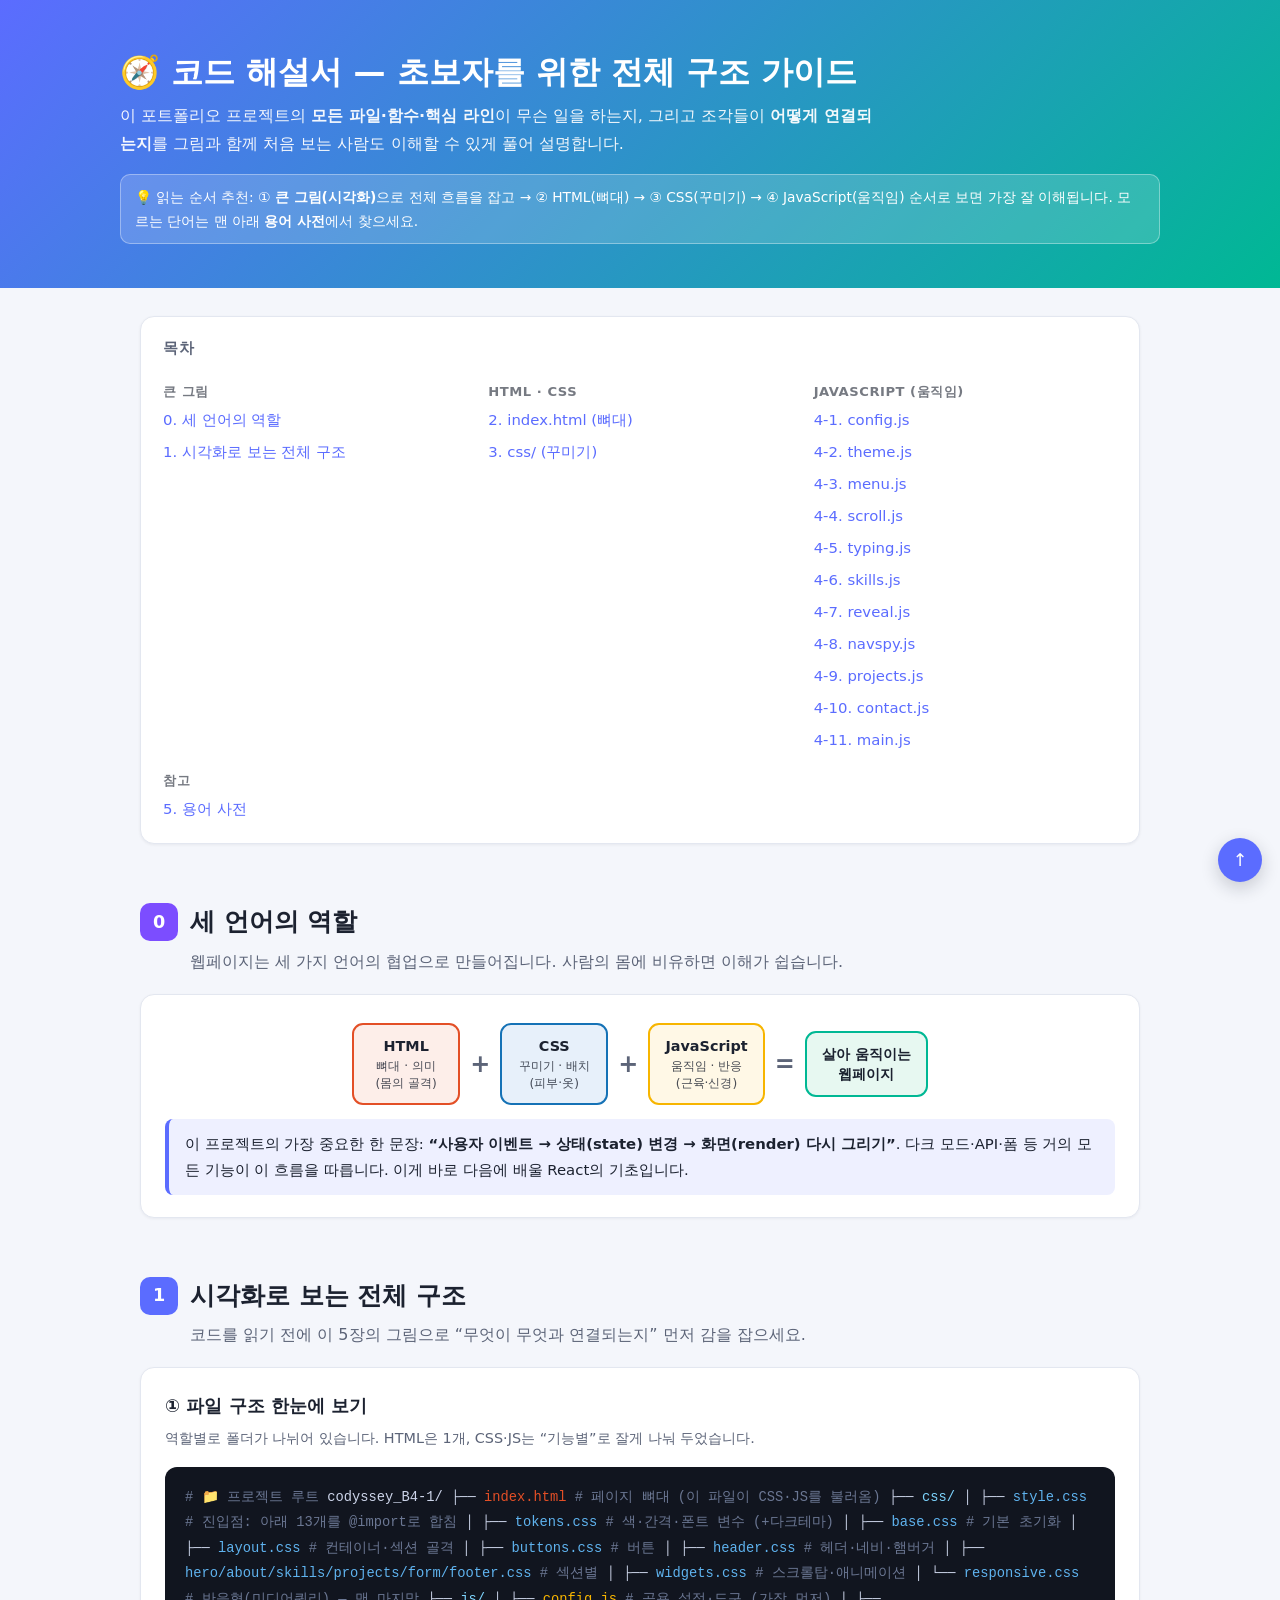
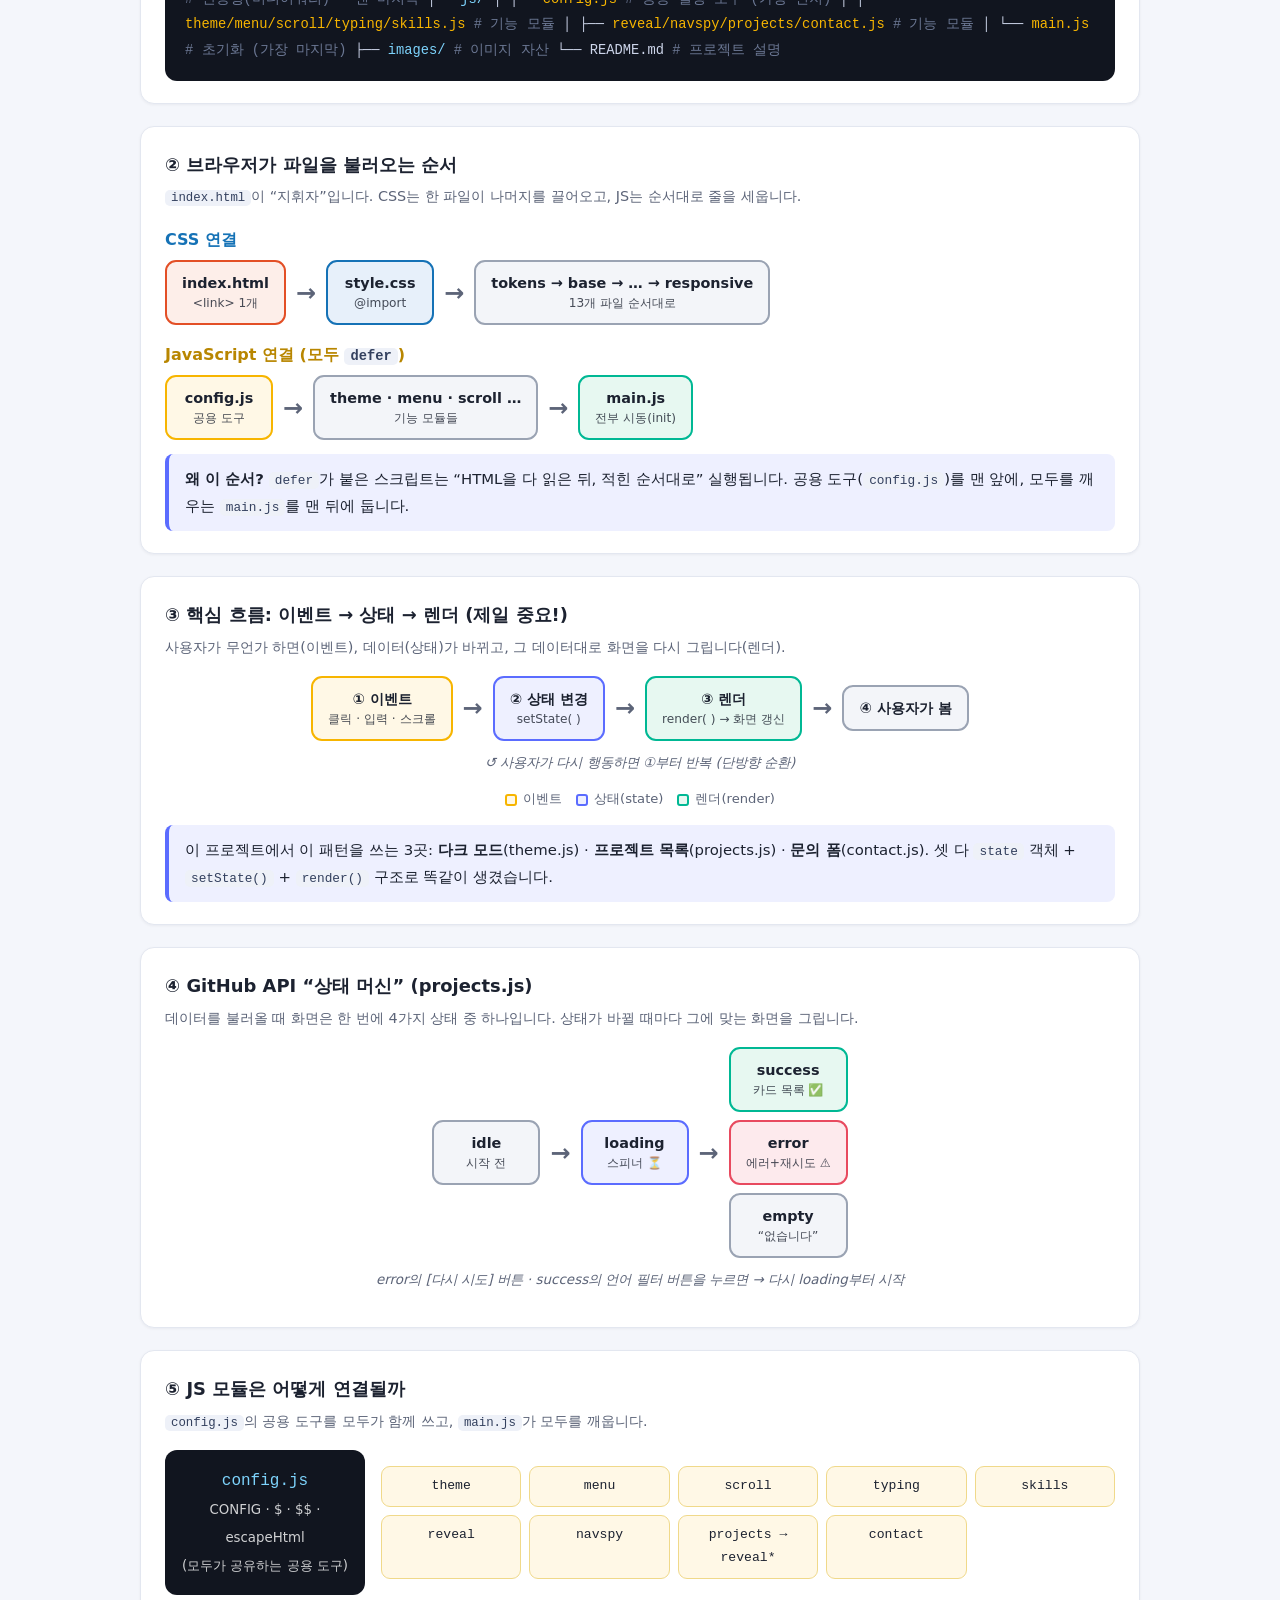
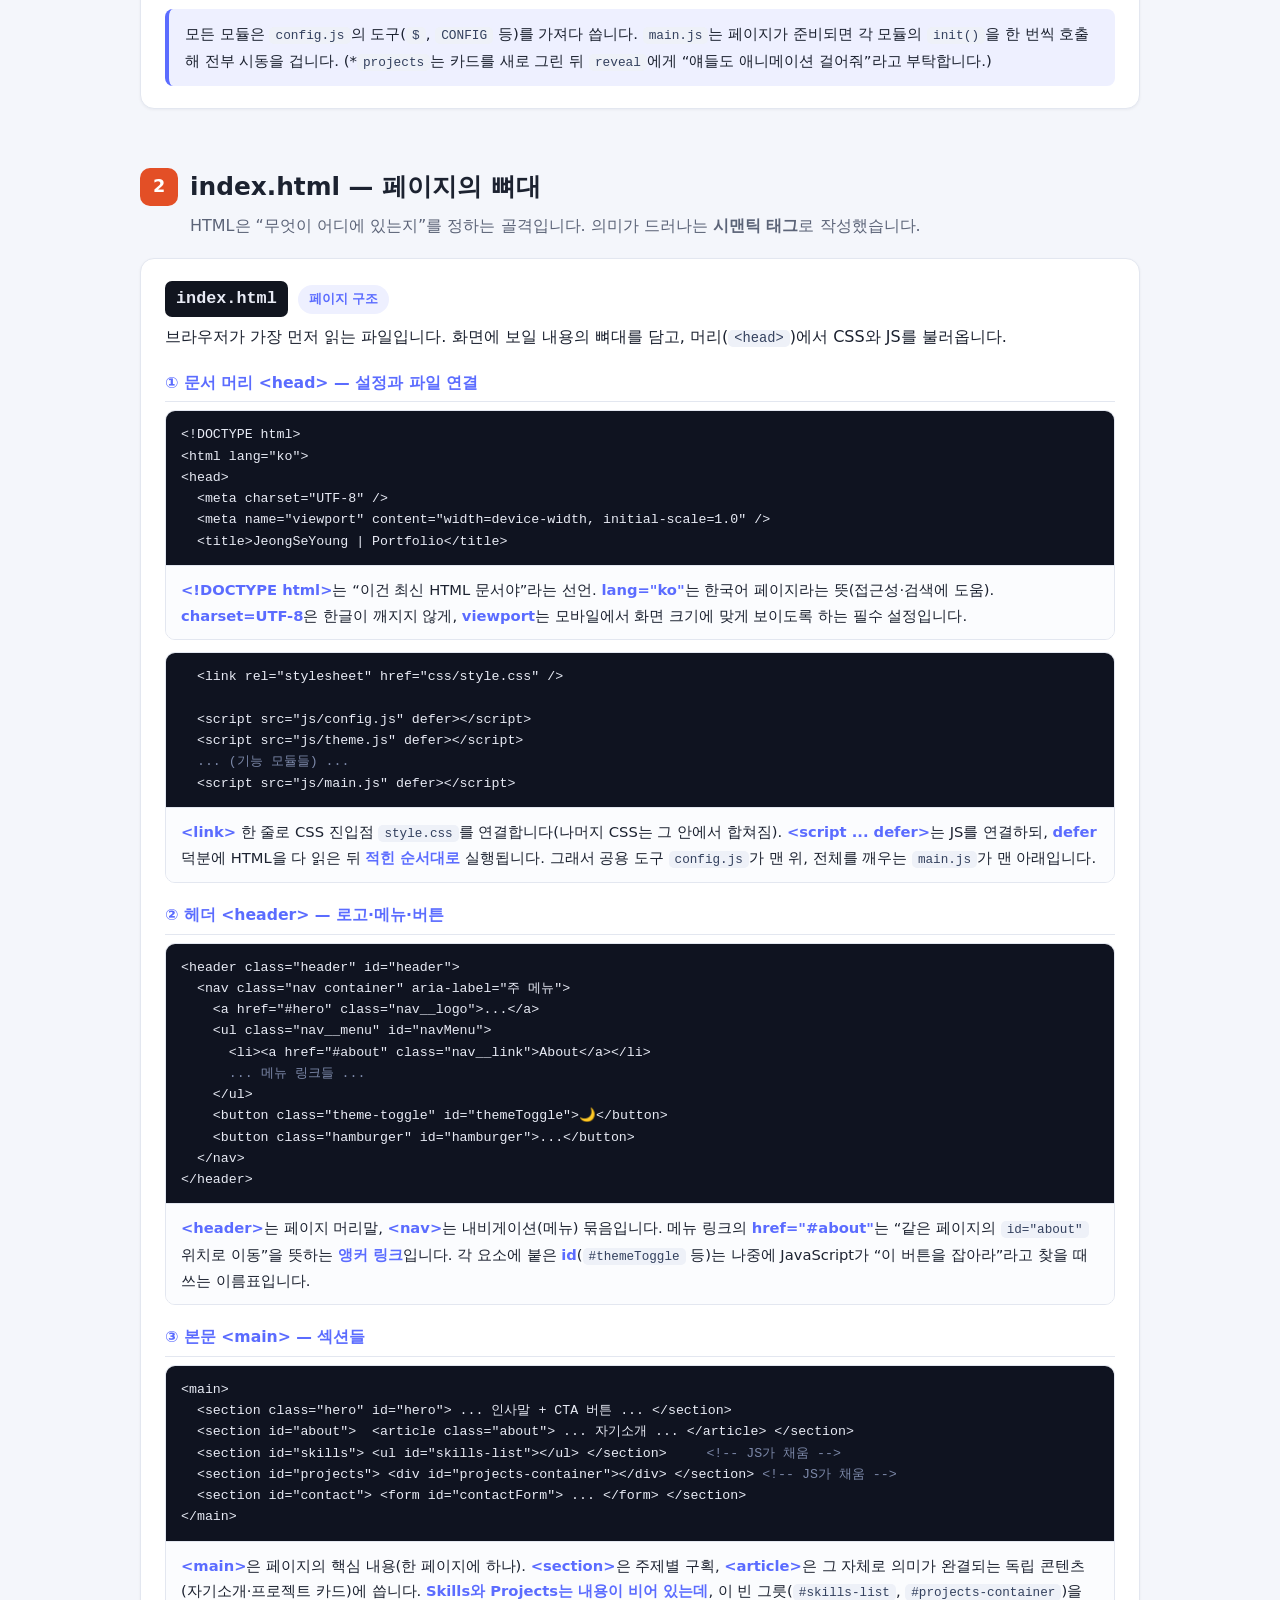
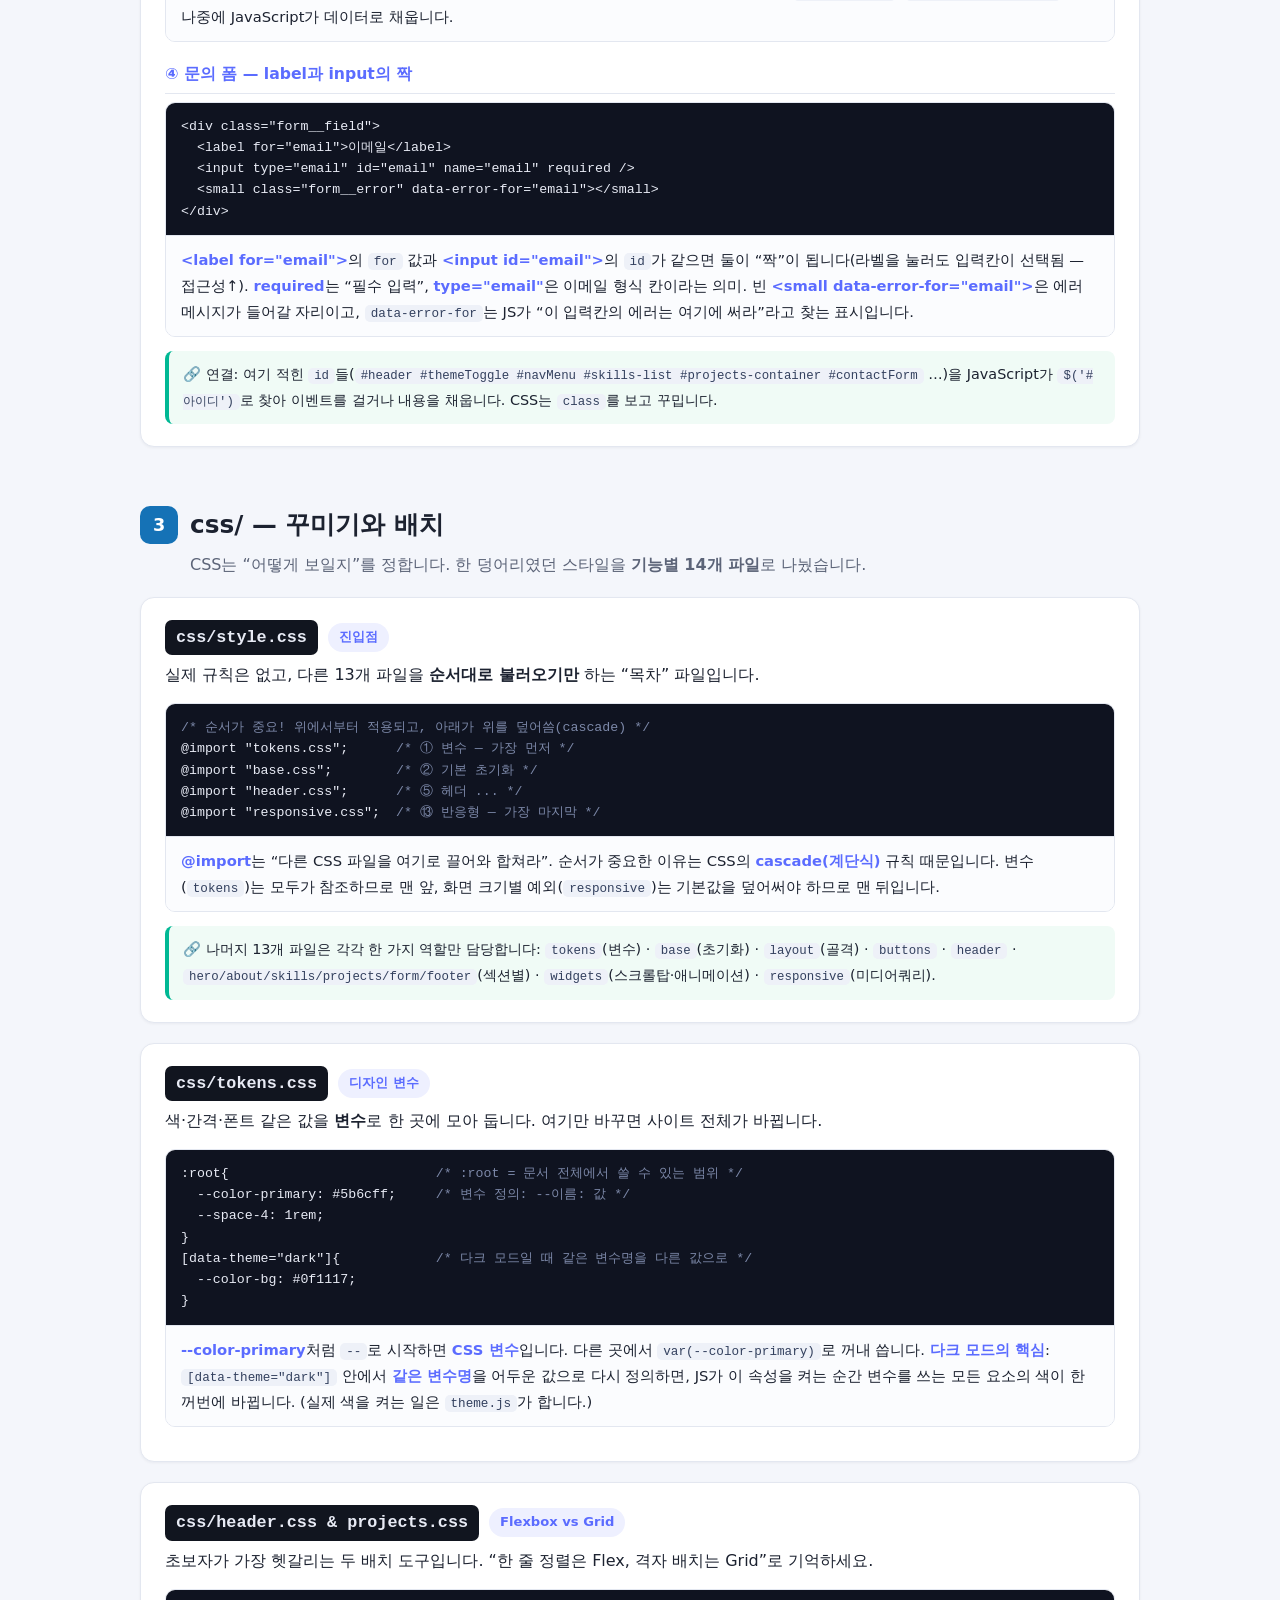
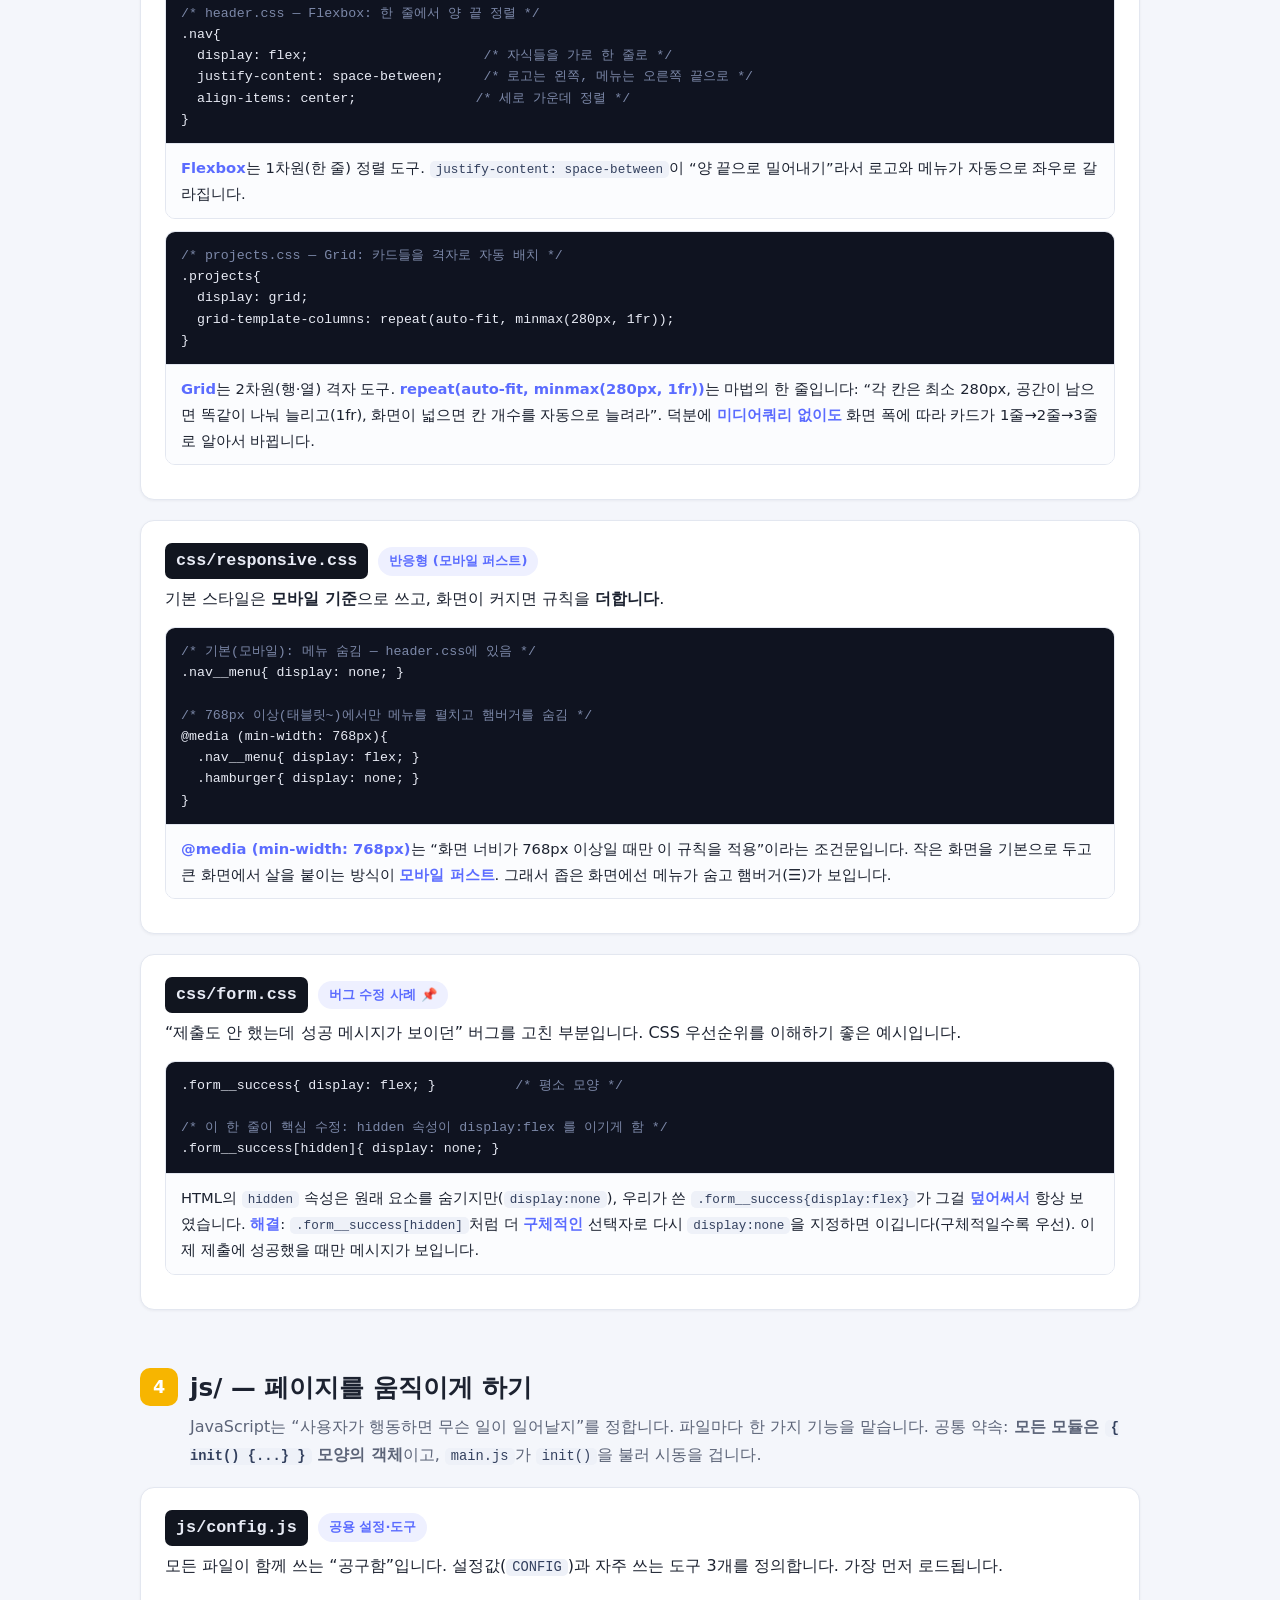
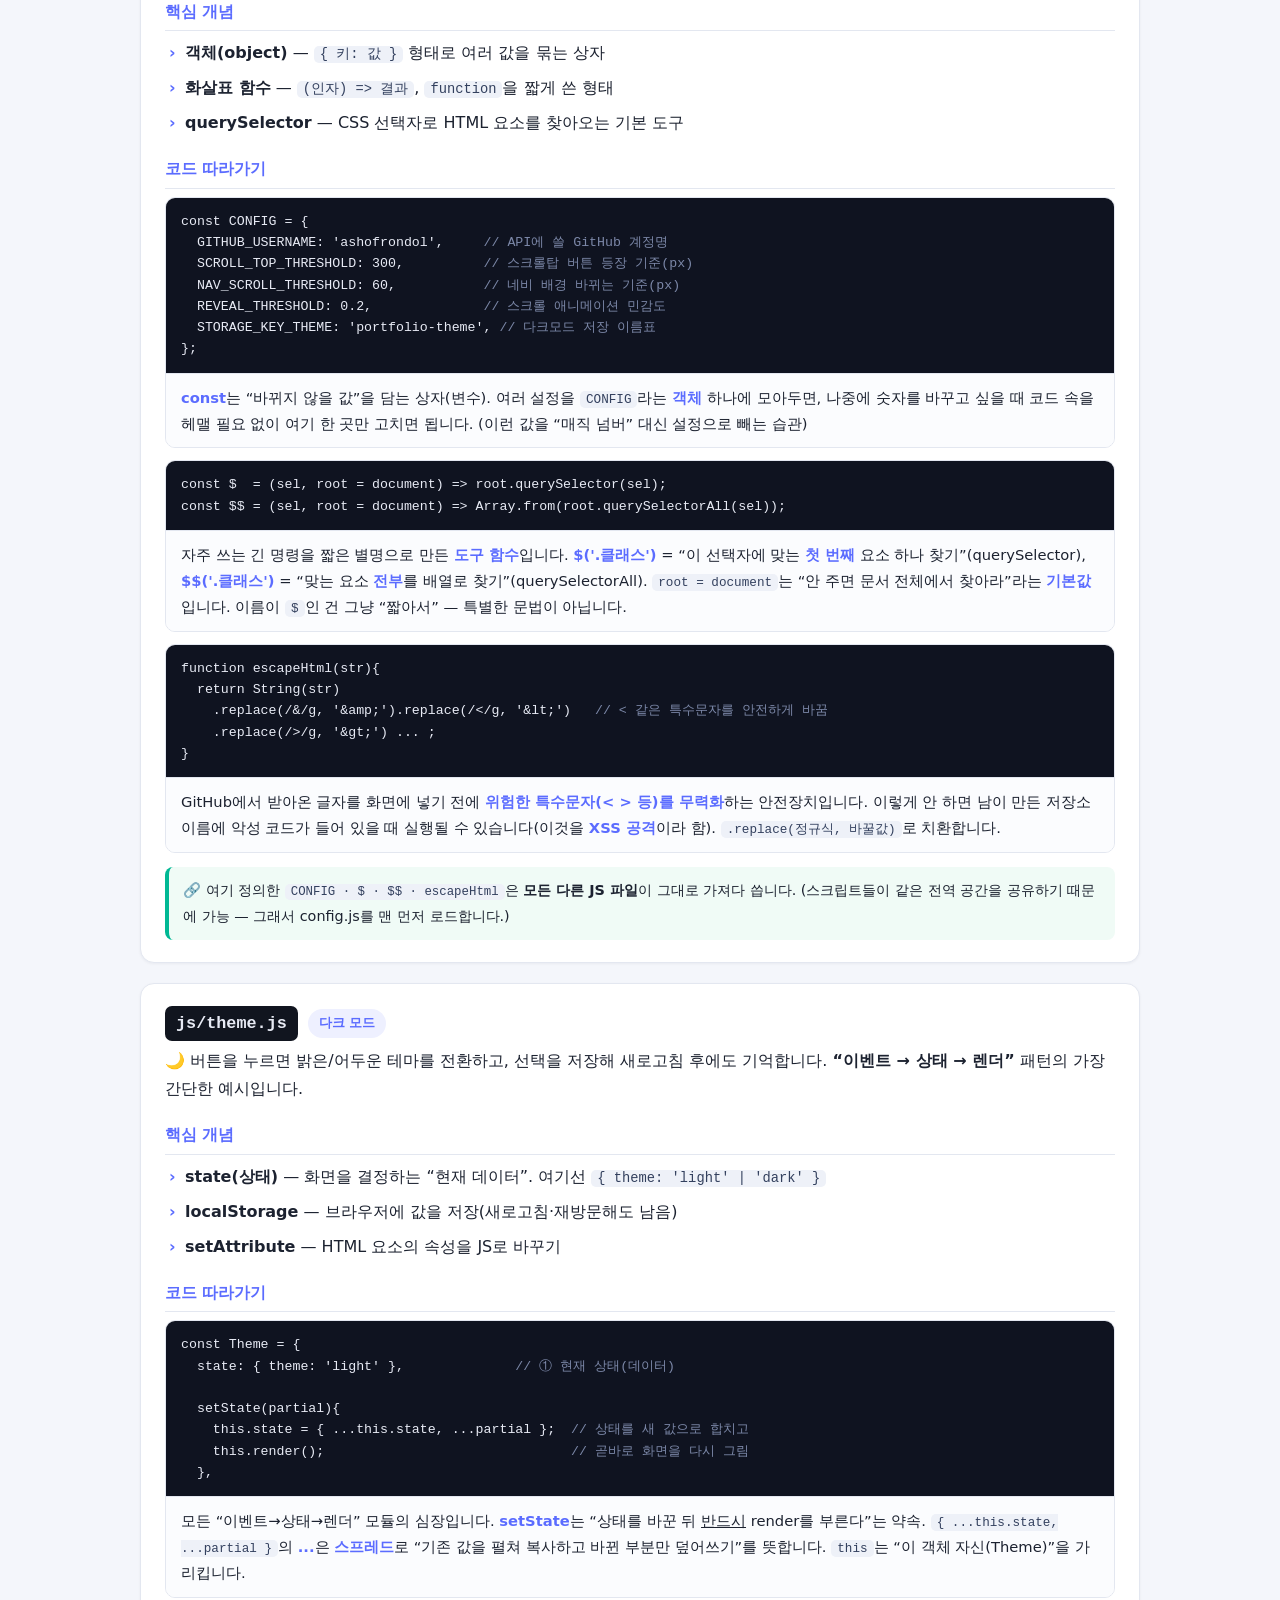
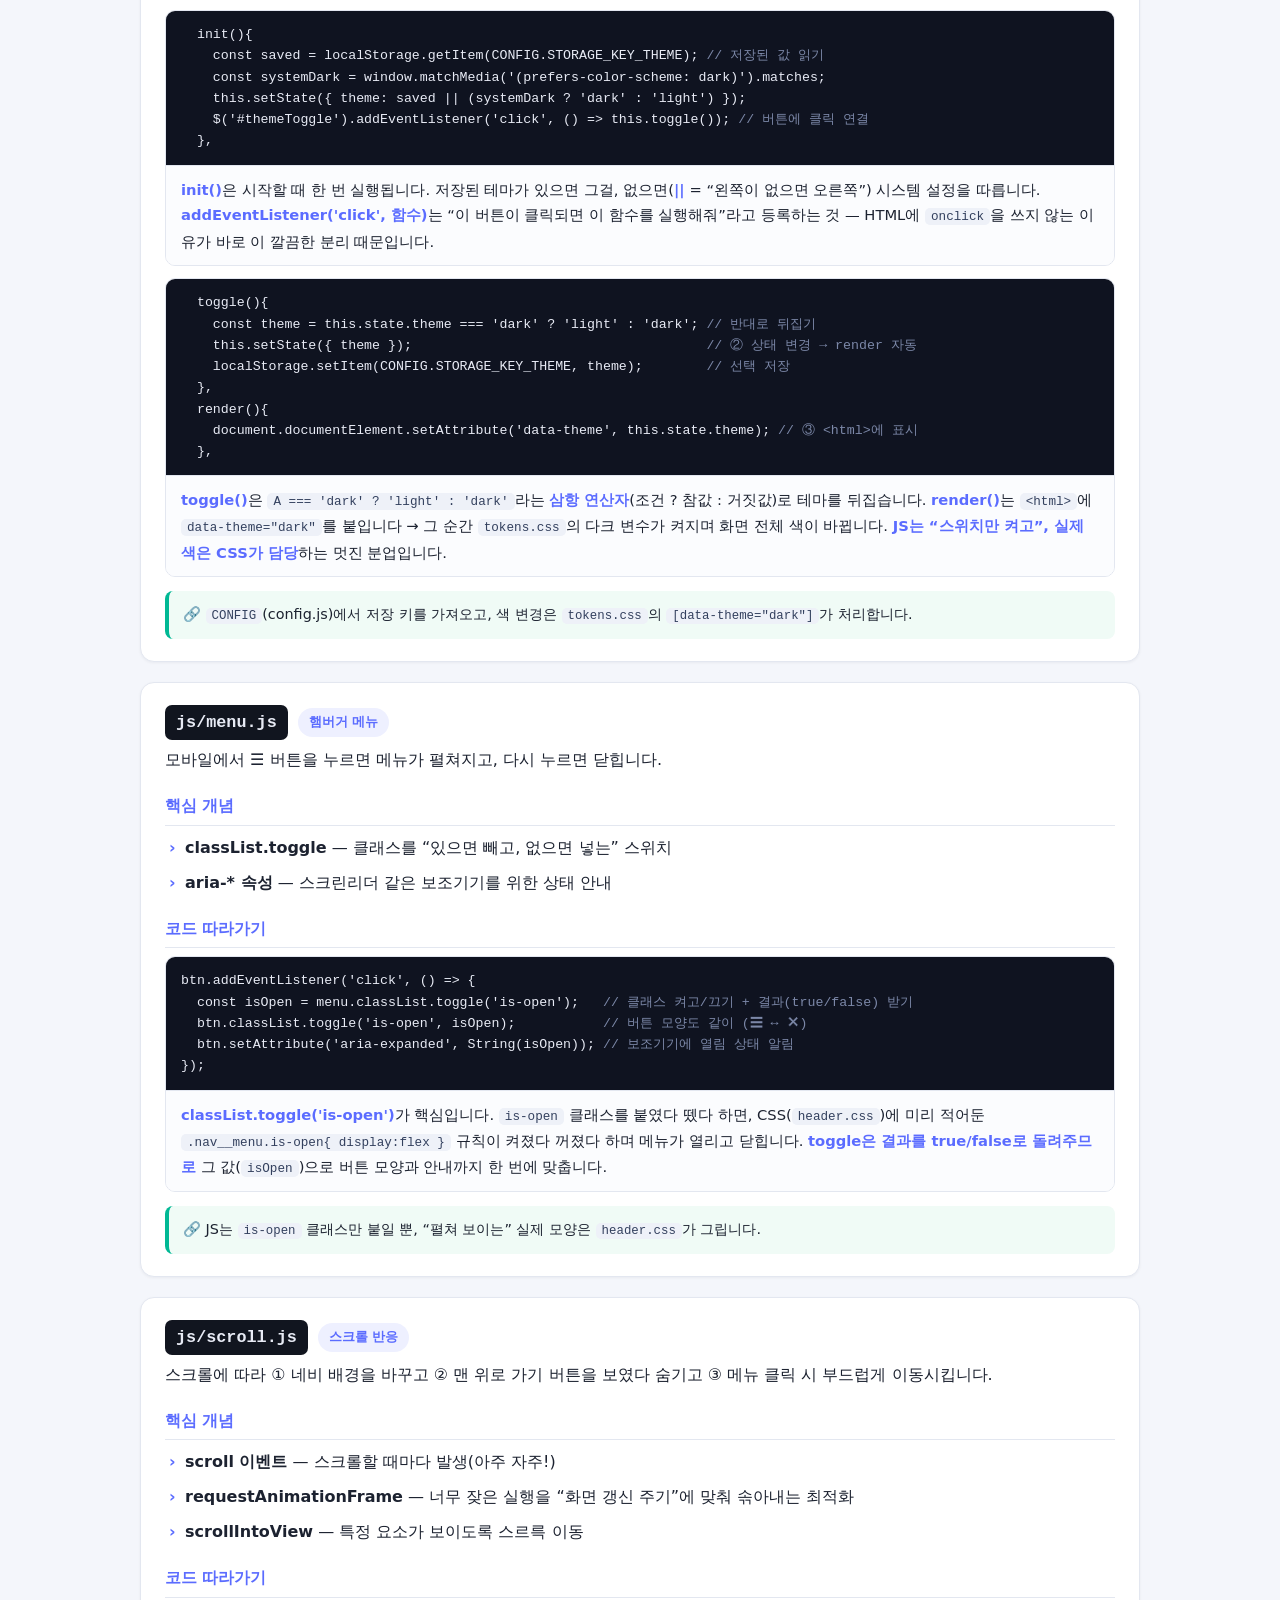
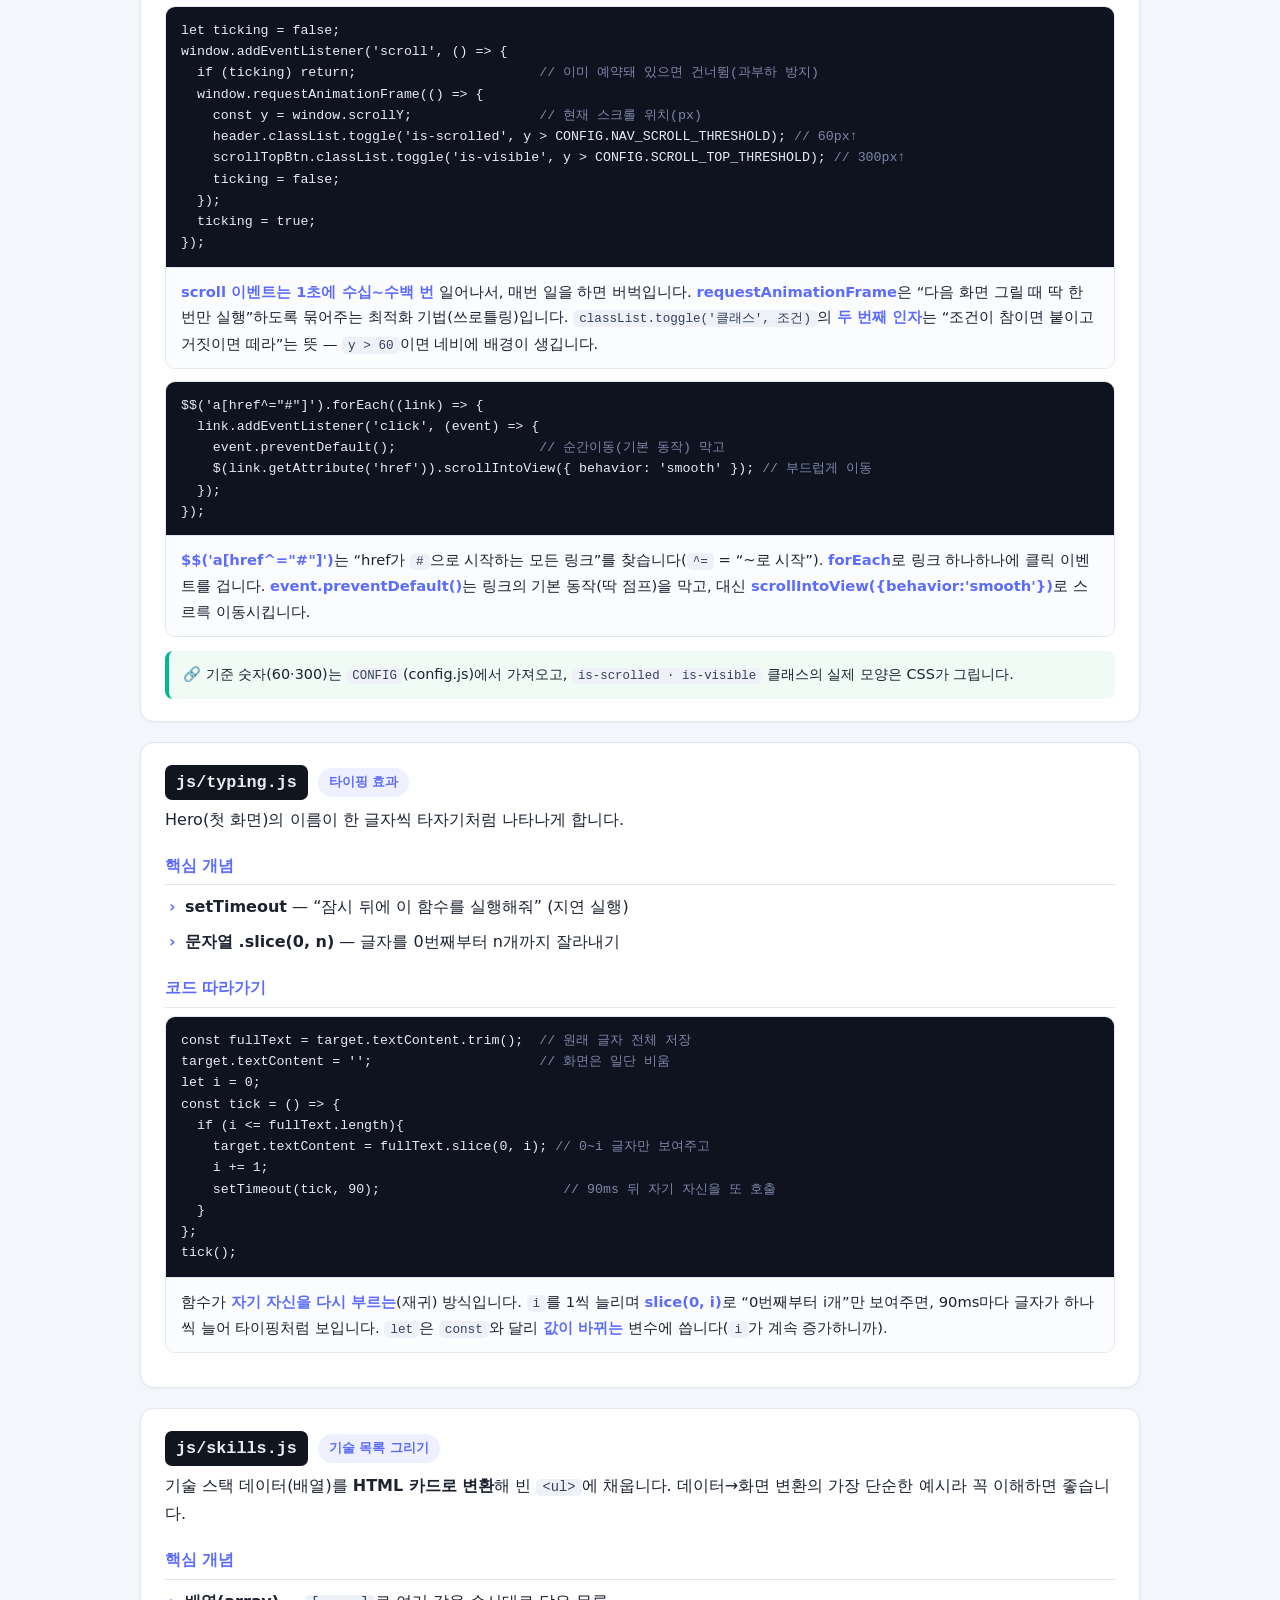
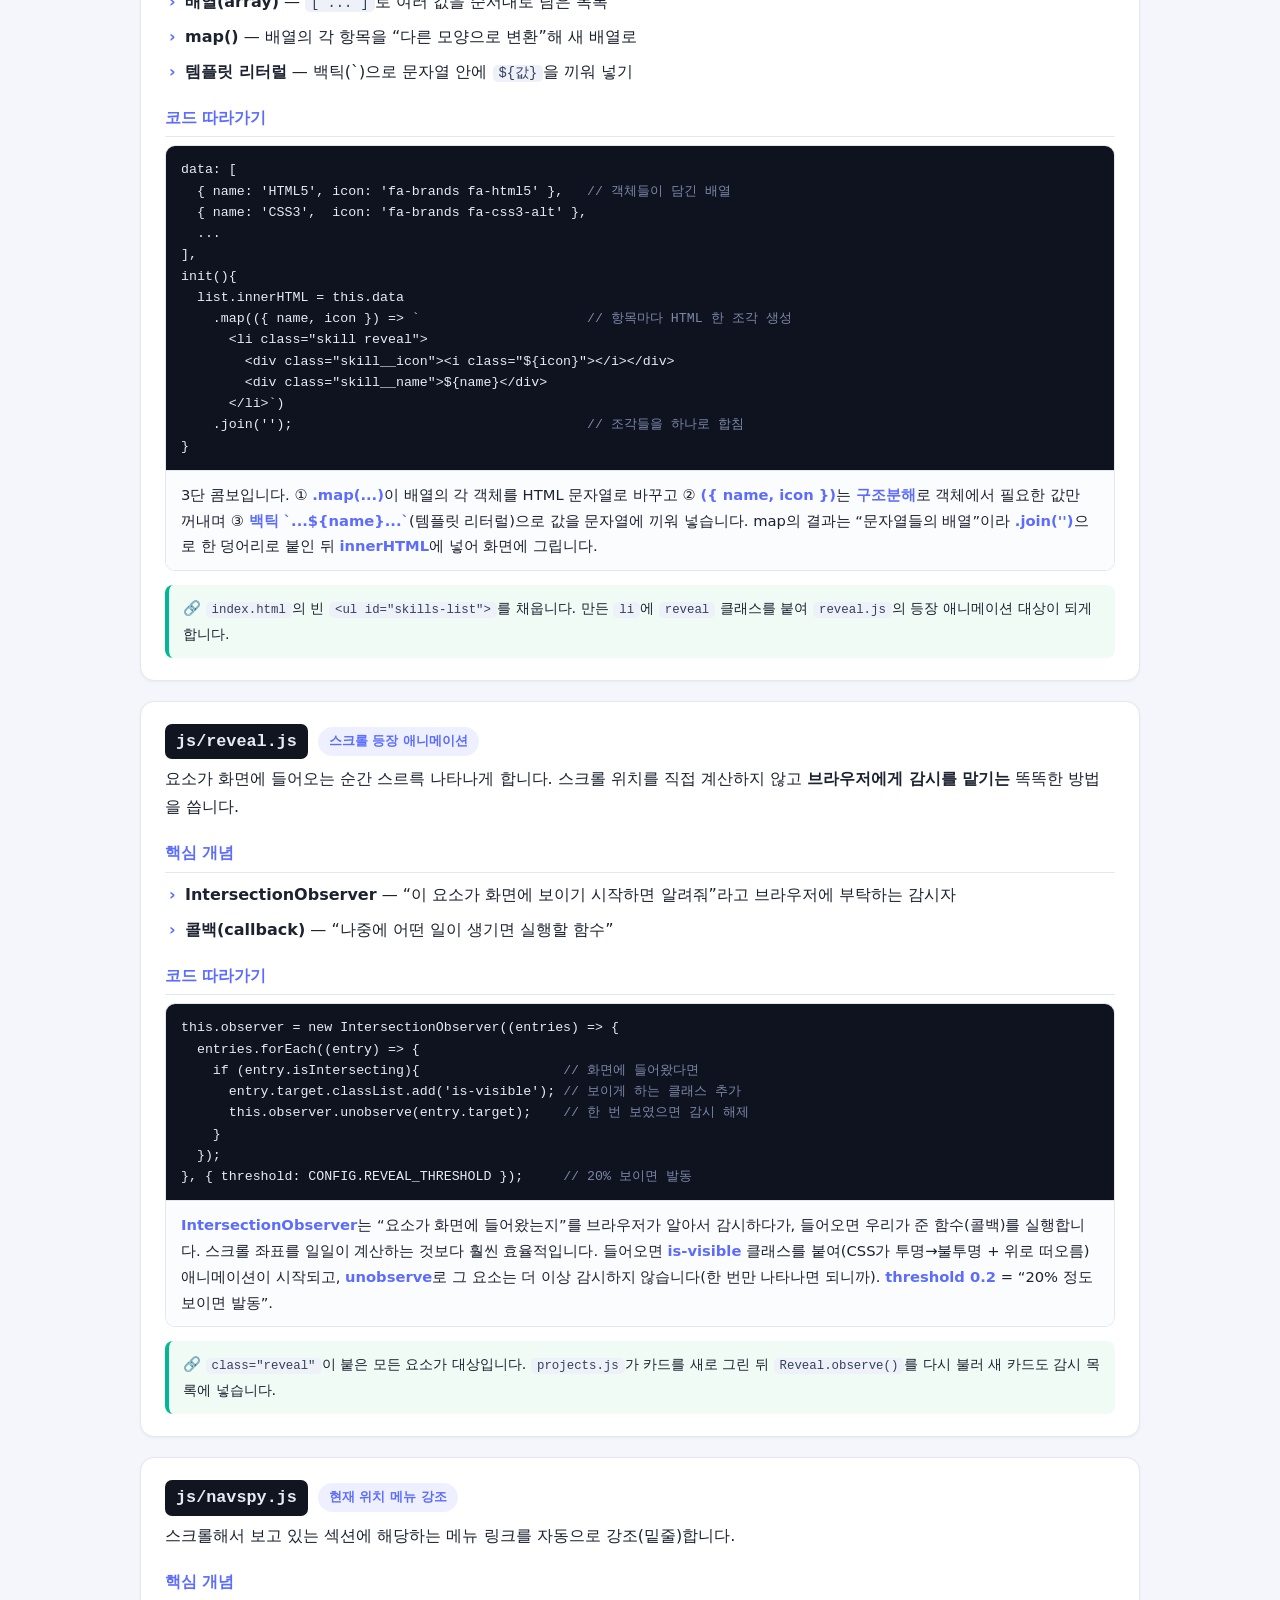
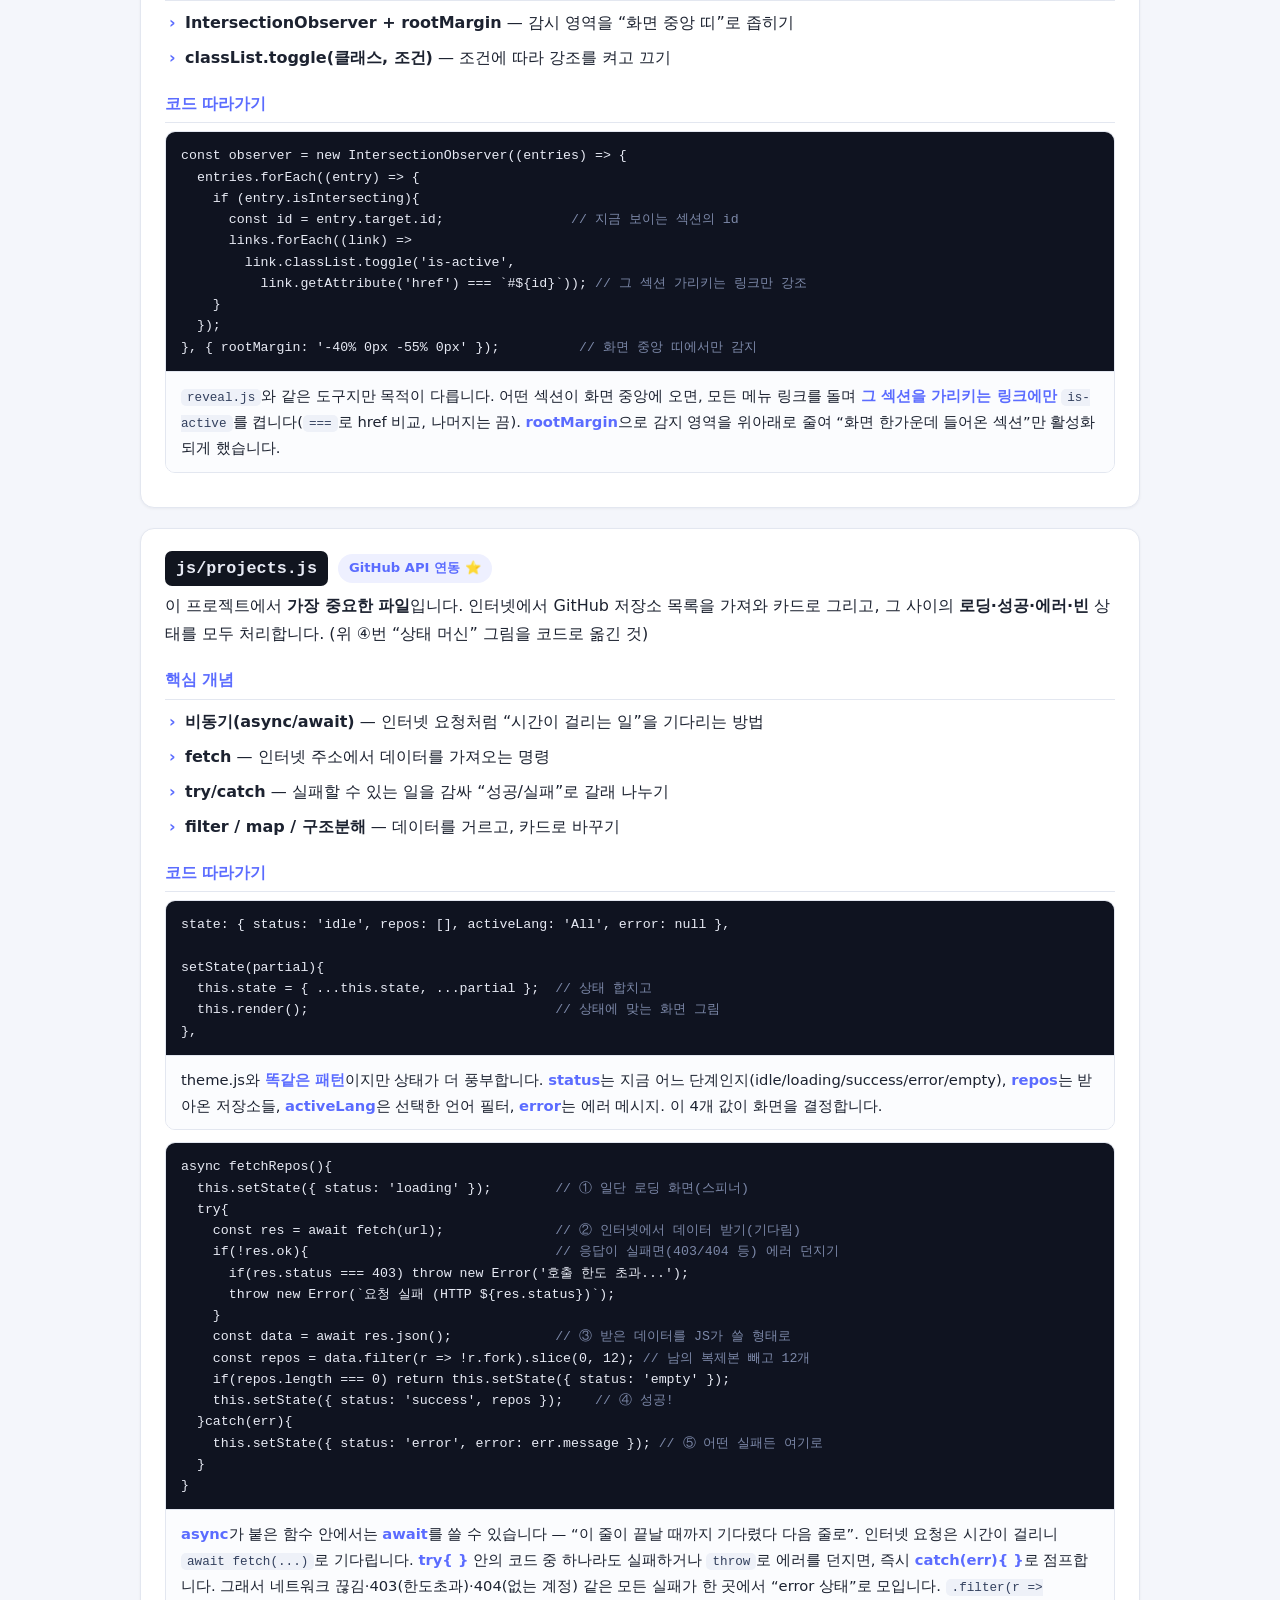
<file: docs/code-guide.html>
<!DOCTYPE html>
<html lang="ko">
<head>
<meta charset="UTF-8" />
<meta name="viewport" content="width=device-width, initial-scale=1.0" />
<title>코드 해설서 — 초보자를 위한 전체 구조 가이드</title>
<style>
  :root{
    --bg:#f4f6fb; --card:#fff; --ink:#1c2230; --soft:#5c6478; --line:#e3e7f0;
    --brand:#5b6cff; --brand2:#00b894; --brand-soft:#eef0ff;
    --html:#e34f26; --css:#1572b6; --js:#f7b500;
    --code:#0f1320; --codeink:#e8ebf5; --codecmt:#7c88a8; --codekey:#7dd3fc; --codestr:#a5e887;
    --ok:#1f9d63; --okbg:#e7f7ee; --warn:#c8821a; --warnbg:#fdf4e3;
    --radius:14px;
  }
  *{box-sizing:border-box;}
  html{scroll-behavior:smooth; scroll-padding-top:16px;}
  body{margin:0; background:var(--bg); color:var(--ink);
    font-family:"Inter","Noto Sans KR","Segoe UI",system-ui,sans-serif; line-height:1.75; font-size:16px;}
  a{color:var(--brand); text-decoration:none;}
  a:hover{text-decoration:underline;}
  .wrap{max-width:1040px; margin:0 auto; padding:0 20px 90px;}

  /* ---------- header ---------- */
  header.top{background:linear-gradient(135deg,#5b6cff,#00b894); color:#fff; padding:52px 20px 44px;}
  header.top .inner{max-width:1040px; margin:0 auto;}
  header.top h1{margin:0 0 10px; font-size:2rem; line-height:1.25;}
  header.top p{margin:0; opacity:.94; max-width:760px;}
  header.top .hint{margin-top:16px; font-size:.86rem; background:rgba(255,255,255,.16);
    border:1px solid rgba(255,255,255,.35); padding:10px 14px; border-radius:10px;}

  /* ---------- toc ---------- */
  nav.toc{background:var(--card); border:1px solid var(--line); border-radius:var(--radius);
    padding:18px 22px; margin:28px 0 34px; box-shadow:0 1px 3px rgba(20,24,40,.06);}
  nav.toc h2{margin:0 0 12px; font-size:.92rem; color:var(--soft); letter-spacing:.05em; text-transform:uppercase;}
  nav.toc .toc-grid{display:grid; grid-template-columns:repeat(auto-fit,minmax(230px,1fr)); gap:6px 22px;}
  nav.toc a{display:block; padding:3px 0; font-size:.93rem;}
  nav.toc .grp{font-weight:700; color:var(--ink); margin-top:8px; font-size:.82rem; text-transform:uppercase; letter-spacing:.04em; opacity:.6;}

  /* ---------- section headings ---------- */
  h2.sec{font-size:1.55rem; margin:46px 0 4px; padding-top:10px; display:flex; align-items:center; gap:12px;}
  h2.sec .ic{width:38px; height:38px; border-radius:10px; display:grid; place-items:center; color:#fff; font-size:1.1rem; flex:none;}
  .ic.html{background:var(--html);} .ic.css{background:var(--css);} .ic.js{background:var(--js); color:#3a2c00;}
  .ic.viz{background:var(--brand);} .ic.book{background:#7c4dff;}
  .sec-lead{color:var(--soft); margin:0 0 18px 50px;}

  /* ---------- file card ---------- */
  .file-card{background:var(--card); border:1px solid var(--line); border-radius:var(--radius);
    padding:22px 24px; margin:0 0 20px; box-shadow:0 1px 3px rgba(20,24,40,.05); overflow:hidden;}
  .file-head{display:flex; align-items:center; flex-wrap:wrap; gap:10px; margin-bottom:6px;}
  .file-path{font-family:"SFMono-Regular",Consolas,monospace; font-weight:700; font-size:1.05rem;
    background:#11151f; color:#e8ebf5; padding:3px 11px; border-radius:7px;}
  .file-role{font-size:.82rem; font-weight:700; color:var(--brand); background:var(--brand-soft); padding:3px 11px; border-radius:999px;}
  .file-what{margin:6px 0 14px;}
  .file-card h4{margin:18px 0 8px; font-size:.98rem; color:var(--brand); border-bottom:1px solid var(--line); padding-bottom:5px;}
  ul.concepts{margin:6px 0 0; padding-left:0; list-style:none;}
  ul.concepts li{margin:7px 0; padding-left:20px; position:relative;}
  ul.concepts li::before{content:"›"; position:absolute; left:4px; color:var(--brand); font-weight:800;}
  ul.concepts b{color:var(--ink);}

  /* ---------- annotated walkthrough ---------- */
  .walk{margin:8px 0;}
  .chunk{border:1px solid var(--line); border-radius:10px; overflow:hidden; margin:0 0 12px;}
  .chunk pre{margin:0; background:var(--code); color:var(--codeink); padding:13px 15px; overflow:auto;
    font-size:.83rem; line-height:1.6; font-family:"SFMono-Regular",Consolas,monospace;}
  .chunk .ann{margin:0; padding:11px 15px; background:#fbfcfe; font-size:.92rem; border-top:1px solid var(--line);}
  .chunk .ann b{color:var(--brand);}
  .cmt{color:var(--codecmt);} .key{color:var(--codekey);} .str{color:var(--codestr);}
  code.inl{font-family:"SFMono-Regular",Consolas,monospace; background:#eef1f8; color:#33405e; padding:1px 6px; border-radius:5px; font-size:.86em;}
  .connects{margin:14px 0 0; padding:11px 14px; background:#f0fbf6; border-left:4px solid var(--brand2); border-radius:8px; font-size:.9rem;}

  .note{background:var(--brand-soft); border-left:4px solid var(--brand); padding:12px 16px; border-radius:8px; margin:14px 0; font-size:.93rem;}
  .warnbox{background:var(--warnbg); border-left:4px solid var(--warn); padding:12px 16px; border-radius:8px; margin:14px 0; font-size:.93rem;}

  /* ---------- diagrams ---------- */
  .viz-card{background:var(--card); border:1px solid var(--line); border-radius:var(--radius);
    padding:22px 24px; margin:0 0 22px; box-shadow:0 1px 3px rgba(20,24,40,.05);}
  .viz-card h3{margin:0 0 4px; font-size:1.12rem;}
  .viz-card .cap{color:var(--soft); font-size:.9rem; margin:0 0 16px;}

  .flow{display:flex; align-items:center; flex-wrap:wrap; gap:10px; justify-content:center; margin:6px 0;}
  .node{border-radius:11px; padding:11px 15px; font-weight:600; font-size:.9rem; text-align:center;
    border:2px solid; background:#fff; min-width:108px; line-height:1.4;}
  .node small{display:block; font-weight:500; font-size:.76rem; opacity:.8; margin-top:2px;}
  .node--event{border-color:#f7b500; background:#fff8e6;}
  .node--state{border-color:var(--brand); background:var(--brand-soft);}
  .node--render{border-color:var(--brand2); background:#e7f8f1;}
  .node--ui{border-color:#9aa3b3; background:#f3f5f9;}
  .arrow{font-size:1.5rem; color:var(--soft); font-weight:700;}
  .loopback{text-align:center; color:var(--soft); font-size:.84rem; margin-top:10px; font-style:italic;}

  .branch{display:flex; flex-direction:column; gap:8px;}
  .legend{display:flex; flex-wrap:wrap; gap:14px; justify-content:center; margin-top:14px; font-size:.82rem; color:var(--soft);}
  .legend span{display:inline-flex; align-items:center; gap:6px;}
  .dot{width:12px; height:12px; border-radius:3px; border:2px solid;}

  /* tree */
  .tree{font-family:"SFMono-Regular",Consolas,monospace; font-size:.86rem; line-height:1.85;
    background:#11151f; color:#cdd5ea; border-radius:12px; padding:18px 20px; overflow:auto;}
  .tree .d{color:#7dd3fc;} .tree .h{color:#e34f26;} .tree .c{color:#5fb3ef;} .tree .j{color:#f7b500;}
  .tree .cm{color:#6b7793;}

  /* dependency map */
  .dep{display:grid; grid-template-columns:1fr; gap:16px; align-items:center;}
  @media(min-width:720px){ .dep{grid-template-columns:200px 1fr;} }
  .dep .hub{background:#11151f; color:#fff; border-radius:12px; padding:16px; text-align:center;}
  .dep .hub code{color:#7dd3fc; background:none;}
  .dep .spokes{display:grid; grid-template-columns:repeat(auto-fit,minmax(130px,1fr)); gap:8px;}
  .dep .spokes div{background:#fff8e6; border:1px solid #f0d98a; border-radius:9px; padding:8px 10px; font-size:.82rem; text-align:center; font-family:monospace;}

  footer.foot{color:var(--soft); font-size:.85rem; text-align:center; margin-top:48px; border-top:1px solid var(--line); padding-top:22px;}
  .backtop{position:fixed; right:18px; bottom:18px; background:var(--brand); color:#fff; border-radius:50%;
    width:44px; height:44px; display:grid; place-items:center; font-size:1.1rem; box-shadow:0 6px 18px rgba(20,24,40,.2);}
</style>
</head>
<body>

<header class="top">
  <div class="inner">
    <h1>🧭 코드 해설서 — 초보자를 위한 전체 구조 가이드</h1>
    <p>이 포트폴리오 프로젝트의 <strong>모든 파일·함수·핵심 라인</strong>이 무슨 일을 하는지, 그리고 조각들이
    <strong>어떻게 연결되는지</strong>를 그림과 함께 처음 보는 사람도 이해할 수 있게 풀어 설명합니다.</p>
    <div class="hint">💡 읽는 순서 추천: ① <b>큰 그림(시각화)</b>으로 전체 흐름을 잡고 → ② HTML(뼈대) → ③ CSS(꾸미기) →
    ④ JavaScript(움직임) 순서로 보면 가장 잘 이해됩니다. 모르는 단어는 맨 아래 <b>용어 사전</b>에서 찾으세요.</div>
  </div>
</header>

<div class="wrap">

  <nav class="toc">
    <h2>목차</h2>
    <div class="toc-grid">
      <div>
        <div class="grp">큰 그림</div>
        <a href="#bigpicture">0. 세 언어의 역할</a>
        <a href="#viz">1. 시각화로 보는 전체 구조</a>
      </div>
      <div>
        <div class="grp">HTML · CSS</div>
        <a href="#html">2. index.html (뼈대)</a>
        <a href="#css">3. css/ (꾸미기)</a>
      </div>
      <div>
        <div class="grp">JavaScript (움직임)</div>
        <a href="#js-config">4-1. config.js</a>
        <a href="#js-theme">4-2. theme.js</a>
        <a href="#js-menu">4-3. menu.js</a>
        <a href="#js-scroll">4-4. scroll.js</a>
        <a href="#js-typing">4-5. typing.js</a>
        <a href="#js-skills">4-6. skills.js</a>
        <a href="#js-reveal">4-7. reveal.js</a>
        <a href="#js-navspy">4-8. navspy.js</a>
        <a href="#js-projects">4-9. projects.js</a>
        <a href="#js-contact">4-10. contact.js</a>
        <a href="#js-main">4-11. main.js</a>
      </div>
      <div>
        <div class="grp">참고</div>
        <a href="#glossary">5. 용어 사전</a>
      </div>
    </div>
  </nav>

  <!-- ===================== 0. BIG PICTURE ===================== -->
  <h2 class="sec" id="bigpicture"><span class="ic book">0</span> 세 언어의 역할</h2>
  <p class="sec-lead">웹페이지는 세 가지 언어의 협업으로 만들어집니다. 사람의 몸에 비유하면 이해가 쉽습니다.</p>
  <div class="viz-card">
    <div class="flow">
      <div class="node node--ui" style="border-color:var(--html); background:#fdeee9;">HTML<small>뼈대 · 의미<br>(몸의 골격)</small></div>
      <span class="arrow">+</span>
      <div class="node node--ui" style="border-color:var(--css); background:#e7f0fa;">CSS<small>꾸미기 · 배치<br>(피부·옷)</small></div>
      <span class="arrow">+</span>
      <div class="node node--ui" style="border-color:var(--js); background:#fff8e6;">JavaScript<small>움직임 · 반응<br>(근육·신경)</small></div>
      <span class="arrow">=</span>
      <div class="node node--render">살아 움직이는<br>웹페이지</div>
    </div>
    <div class="note" style="margin-bottom:0;">
      이 프로젝트의 가장 중요한 한 문장: <b>“사용자 이벤트 → 상태(state) 변경 → 화면(render) 다시 그리기”</b>.
      다크 모드·API·폼 등 거의 모든 기능이 이 흐름을 따릅니다. 이게 바로 다음에 배울 React의 기초입니다.
    </div>
  </div>

  <!-- ===================== 1. VISUALIZATIONS ===================== -->
  <h2 class="sec" id="viz"><span class="ic viz">1</span> 시각화로 보는 전체 구조</h2>
  <p class="sec-lead">코드를 읽기 전에 이 5장의 그림으로 “무엇이 무엇과 연결되는지” 먼저 감을 잡으세요.</p>

  <!-- 1-1 file tree -->
  <div class="viz-card">
    <h3>① 파일 구조 한눈에 보기</h3>
    <p class="cap">역할별로 폴더가 나뉘어 있습니다. HTML은 1개, CSS·JS는 “기능별”로 잘게 나눠 두었습니다.</p>
    <div class="tree"><span class="cm"># 📁 프로젝트 루트</span>
codyssey_B4-1/
├── <span class="h">index.html</span>            <span class="cm"># 페이지 뼈대 (이 파일이 CSS·JS를 불러옴)</span>
├── <span class="d">css/</span>
│   ├── <span class="c">style.css</span>         <span class="cm"># 진입점: 아래 13개를 @import로 합침</span>
│   ├── <span class="c">tokens.css</span>        <span class="cm"># 색·간격·폰트 변수 (+다크테마)</span>
│   ├── <span class="c">base.css</span>          <span class="cm"># 기본 초기화</span>
│   ├── <span class="c">layout.css</span>        <span class="cm"># 컨테이너·섹션 골격</span>
│   ├── <span class="c">buttons.css</span>       <span class="cm"># 버튼</span>
│   ├── <span class="c">header.css</span>        <span class="cm"># 헤더·네비·햄버거</span>
│   ├── <span class="c">hero/about/skills/projects/form/footer.css</span>  <span class="cm"># 섹션별</span>
│   ├── <span class="c">widgets.css</span>       <span class="cm"># 스크롤탑·애니메이션</span>
│   └── <span class="c">responsive.css</span>    <span class="cm"># 반응형(미디어쿼리) — 맨 마지막</span>
├── <span class="d">js/</span>
│   ├── <span class="j">config.js</span>         <span class="cm"># 공용 설정·도구 (가장 먼저)</span>
│   ├── <span class="j">theme/menu/scroll/typing/skills.js</span>     <span class="cm"># 기능 모듈</span>
│   ├── <span class="j">reveal/navspy/projects/contact.js</span>      <span class="cm"># 기능 모듈</span>
│   └── <span class="j">main.js</span>           <span class="cm"># 초기화 (가장 마지막)</span>
├── <span class="d">images/</span>             <span class="cm"># 이미지 자산</span>
└── README.md             <span class="cm"># 프로젝트 설명</span></div>
  </div>

  <!-- 1-2 load order -->
  <div class="viz-card">
    <h3>② 브라우저가 파일을 불러오는 순서</h3>
    <p class="cap"><code class="inl">index.html</code>이 “지휘자”입니다. CSS는 한 파일이 나머지를 끌어오고, JS는 순서대로 줄을 세웁니다.</p>
    <p style="margin:0 0 6px; font-weight:700; color:var(--css);">CSS 연결</p>
    <div class="flow" style="justify-content:flex-start;">
      <div class="node" style="border-color:var(--html); background:#fdeee9;">index.html<small>&lt;link&gt; 1개</small></div>
      <span class="arrow">→</span>
      <div class="node" style="border-color:var(--css); background:#e7f0fa;">style.css<small>@import</small></div>
      <span class="arrow">→</span>
      <div class="node node--ui">tokens → base → … → responsive<small>13개 파일 순서대로</small></div>
    </div>
    <p style="margin:16px 0 6px; font-weight:700; color:#b88600;">JavaScript 연결 (모두 <code class="inl">defer</code>)</p>
    <div class="flow" style="justify-content:flex-start;">
      <div class="node" style="border-color:var(--js); background:#fff8e6;">config.js<small>공용 도구</small></div>
      <span class="arrow">→</span>
      <div class="node node--ui">theme · menu · scroll …<small>기능 모듈들</small></div>
      <span class="arrow">→</span>
      <div class="node node--render">main.js<small>전부 시동(init)</small></div>
    </div>
    <div class="note" style="margin-bottom:0; margin-top:14px;">
      <b>왜 이 순서?</b> <code class="inl">defer</code>가 붙은 스크립트는 “HTML을 다 읽은 뒤, 적힌 순서대로” 실행됩니다.
      공용 도구(<code class="inl">config.js</code>)를 맨 앞에, 모두를 깨우는 <code class="inl">main.js</code>를 맨 뒤에 둡니다.
    </div>
  </div>

  <!-- 1-3 event-state-render loop -->
  <div class="viz-card">
    <h3>③ 핵심 흐름: 이벤트 → 상태 → 렌더 (제일 중요!)</h3>
    <p class="cap">사용자가 무언가 하면(이벤트), 데이터(상태)가 바뀌고, 그 데이터대로 화면을 다시 그립니다(렌더).</p>
    <div class="flow">
      <div class="node node--event">① 이벤트<small>클릭 · 입력 · 스크롤</small></div>
      <span class="arrow">→</span>
      <div class="node node--state">② 상태 변경<small>setState( )</small></div>
      <span class="arrow">→</span>
      <div class="node node--render">③ 렌더<small>render( ) → 화면 갱신</small></div>
      <span class="arrow">→</span>
      <div class="node node--ui">④ 사용자가 봄</div>
    </div>
    <p class="loopback">↺ 사용자가 다시 행동하면 ①부터 반복 (단방향 순환)</p>
    <div class="legend">
      <span><i class="dot" style="border-color:#f7b500; background:#fff8e6;"></i> 이벤트</span>
      <span><i class="dot" style="border-color:var(--brand); background:var(--brand-soft);"></i> 상태(state)</span>
      <span><i class="dot" style="border-color:var(--brand2); background:#e7f8f1;"></i> 렌더(render)</span>
    </div>
    <div class="note" style="margin-bottom:0;">
      이 프로젝트에서 이 패턴을 쓰는 3곳: <b>다크 모드</b>(theme.js) · <b>프로젝트 목록</b>(projects.js) · <b>문의 폼</b>(contact.js).
      셋 다 <code class="inl">state</code> 객체 + <code class="inl">setState()</code> + <code class="inl">render()</code> 구조로 똑같이 생겼습니다.
    </div>
  </div>

  <!-- 1-4 API state machine -->
  <div class="viz-card">
    <h3>④ GitHub API “상태 머신” (projects.js)</h3>
    <p class="cap">데이터를 불러올 때 화면은 한 번에 4가지 상태 중 하나입니다. 상태가 바뀔 때마다 그에 맞는 화면을 그립니다.</p>
    <div class="flow">
      <div class="node node--ui">idle<small>시작 전</small></div>
      <span class="arrow">→</span>
      <div class="node node--state">loading<small>스피너 ⏳</small></div>
      <span class="arrow">→</span>
      <div class="branch">
        <div class="node node--render">success<small>카드 목록 ✅</small></div>
        <div class="node" style="border-color:#e84a5f; background:#fdeaed;">error<small>에러+재시도 ⚠️</small></div>
        <div class="node node--ui">empty<small>“없습니다”</small></div>
      </div>
    </div>
    <p class="loopback">error의 [다시 시도] 버튼 · success의 언어 필터 버튼을 누르면 → 다시 loading부터 시작</p>
  </div>

  <!-- 1-5 dependency map -->
  <div class="viz-card">
    <h3>⑤ JS 모듈은 어떻게 연결될까</h3>
    <p class="cap"><code class="inl">config.js</code>의 공용 도구를 모두가 함께 쓰고, <code class="inl">main.js</code>가 모두를 깨웁니다.</p>
    <div class="dep">
      <div class="hub"><code>config.js</code><br><small style="opacity:.8;">CONFIG · $ · $$ · escapeHtml<br>(모두가 공유하는 공용 도구)</small></div>
      <div class="spokes">
        <div>theme</div><div>menu</div><div>scroll</div><div>typing</div>
        <div>skills</div><div>reveal</div><div>navspy</div>
        <div>projects → reveal*</div><div>contact</div>
      </div>
    </div>
    <div class="note" style="margin-top:14px; margin-bottom:0;">
      모든 모듈은 <code class="inl">config.js</code>의 도구(<code class="inl">$</code>, <code class="inl">CONFIG</code> 등)를 가져다 씁니다.
      <code class="inl">main.js</code>는 페이지가 준비되면 각 모듈의 <code class="inl">init()</code>을 한 번씩 호출해 전부 시동을 겁니다.
      (*<code class="inl">projects</code>는 카드를 새로 그린 뒤 <code class="inl">reveal</code>에게 “얘들도 애니메이션 걸어줘”라고 부탁합니다.)
    </div>
  </div>

  <!-- ===================== 2. HTML ===================== -->
  <h2 class="sec" id="html"><span class="ic html">2</span> index.html — 페이지의 뼈대</h2>
  <p class="sec-lead">HTML은 “무엇이 어디에 있는지”를 정하는 골격입니다. 의미가 드러나는 <b>시맨틱 태그</b>로 작성했습니다.</p>

  <div class="file-card" id="file-index">
    <div class="file-head">
      <span class="file-path">index.html</span>
      <span class="file-role">페이지 구조</span>
    </div>
    <p class="file-what">브라우저가 가장 먼저 읽는 파일입니다. 화면에 보일 내용의 뼈대를 담고, 머리(<code class="inl">&lt;head&gt;</code>)에서 CSS와 JS를 불러옵니다.</p>

    <h4>① 문서 머리 &lt;head&gt; — 설정과 파일 연결</h4>
    <div class="walk">
      <div class="chunk">
<pre>&lt;!DOCTYPE html&gt;
&lt;html lang="ko"&gt;
&lt;head&gt;
  &lt;meta charset="UTF-8" /&gt;
  &lt;meta name="viewport" content="width=device-width, initial-scale=1.0" /&gt;
  &lt;title&gt;JeongSeYoung | Portfolio&lt;/title&gt;</pre>
        <p class="ann"><b>&lt;!DOCTYPE html&gt;</b>는 “이건 최신 HTML 문서야”라는 선언. <b>lang="ko"</b>는 한국어 페이지라는 뜻(접근성·검색에 도움).
        <b>charset=UTF-8</b>은 한글이 깨지지 않게, <b>viewport</b>는 모바일에서 화면 크기에 맞게 보이도록 하는 필수 설정입니다.</p>
      </div>
      <div class="chunk">
<pre>  &lt;link rel="stylesheet" href="css/style.css" /&gt;

  &lt;script src="js/config.js" defer&gt;&lt;/script&gt;
  &lt;script src="js/theme.js" defer&gt;&lt;/script&gt;
  <span class="cmt">... (기능 모듈들) ...</span>
  &lt;script src="js/main.js" defer&gt;&lt;/script&gt;</pre>
        <p class="ann"><b>&lt;link&gt;</b> 한 줄로 CSS 진입점 <code class="inl">style.css</code>를 연결합니다(나머지 CSS는 그 안에서 합쳐짐).
        <b>&lt;script ... defer&gt;</b>는 JS를 연결하되, <b>defer</b> 덕분에 HTML을 다 읽은 뒤 <b>적힌 순서대로</b> 실행됩니다.
        그래서 공용 도구 <code class="inl">config.js</code>가 맨 위, 전체를 깨우는 <code class="inl">main.js</code>가 맨 아래입니다.</p>
      </div>
    </div>

    <h4>② 헤더 &lt;header&gt; — 로고·메뉴·버튼</h4>
    <div class="walk">
      <div class="chunk">
<pre>&lt;header class="header" id="header"&gt;
  &lt;nav class="nav container" aria-label="주 메뉴"&gt;
    &lt;a href="#hero" class="nav__logo"&gt;...&lt;/a&gt;
    &lt;ul class="nav__menu" id="navMenu"&gt;
      &lt;li&gt;&lt;a href="#about" class="nav__link"&gt;About&lt;/a&gt;&lt;/li&gt;
      <span class="cmt">... 메뉴 링크들 ...</span>
    &lt;/ul&gt;
    &lt;button class="theme-toggle" id="themeToggle"&gt;🌙&lt;/button&gt;
    &lt;button class="hamburger" id="hamburger"&gt;...&lt;/button&gt;
  &lt;/nav&gt;
&lt;/header&gt;</pre>
        <p class="ann"><b>&lt;header&gt;</b>는 페이지 머리말, <b>&lt;nav&gt;</b>는 내비게이션(메뉴) 묶음입니다. 메뉴 링크의 <b>href="#about"</b>는
        “같은 페이지의 <code class="inl">id="about"</code> 위치로 이동”을 뜻하는 <b>앵커 링크</b>입니다.
        각 요소에 붙은 <b>id</b>(<code class="inl">#themeToggle</code> 등)는 나중에 JavaScript가 “이 버튼을 잡아라”라고 찾을 때 쓰는 이름표입니다.</p>
      </div>
    </div>

    <h4>③ 본문 &lt;main&gt; — 섹션들</h4>
    <div class="walk">
      <div class="chunk">
<pre>&lt;main&gt;
  &lt;section class="hero" id="hero"&gt; ... 인사말 + CTA 버튼 ... &lt;/section&gt;
  &lt;section id="about"&gt;  &lt;article class="about"&gt; ... 자기소개 ... &lt;/article&gt; &lt;/section&gt;
  &lt;section id="skills"&gt; &lt;ul id="skills-list"&gt;&lt;/ul&gt; &lt;/section&gt;     <span class="cmt">&lt;!-- JS가 채움 --&gt;</span>
  &lt;section id="projects"&gt; &lt;div id="projects-container"&gt;&lt;/div&gt; &lt;/section&gt; <span class="cmt">&lt;!-- JS가 채움 --&gt;</span>
  &lt;section id="contact"&gt; &lt;form id="contactForm"&gt; ... &lt;/form&gt; &lt;/section&gt;
&lt;/main&gt;</pre>
        <p class="ann"><b>&lt;main&gt;</b>은 페이지의 핵심 내용(한 페이지에 하나). <b>&lt;section&gt;</b>은 주제별 구획, <b>&lt;article&gt;</b>은 그 자체로
        의미가 완결되는 독립 콘텐츠(자기소개·프로젝트 카드)에 씁니다. <b>Skills와 Projects는 내용이 비어 있는데</b>,
        이 빈 그릇(<code class="inl">#skills-list</code>, <code class="inl">#projects-container</code>)을 나중에 JavaScript가 데이터로 채웁니다.</p>
      </div>
    </div>

    <h4>④ 문의 폼 — label과 input의 짝</h4>
    <div class="walk">
      <div class="chunk">
<pre>&lt;div class="form__field"&gt;
  &lt;label for="email"&gt;이메일&lt;/label&gt;
  &lt;input type="email" id="email" name="email" required /&gt;
  &lt;small class="form__error" data-error-for="email"&gt;&lt;/small&gt;
&lt;/div&gt;</pre>
        <p class="ann"><b>&lt;label for="email"&gt;</b>의 <code class="inl">for</code> 값과 <b>&lt;input id="email"&gt;</b>의 <code class="inl">id</code>가
        같으면 둘이 “짝”이 됩니다(라벨을 눌러도 입력칸이 선택됨 — 접근성↑). <b>required</b>는 “필수 입력”,
        <b>type="email"</b>은 이메일 형식 칸이라는 의미. 빈 <b>&lt;small data-error-for="email"&gt;</b>은 에러 메시지가 들어갈 자리이고,
        <code class="inl">data-error-for</code>는 JS가 “이 입력칸의 에러는 여기에 써라”라고 찾는 표시입니다.</p>
      </div>
    </div>
    <p class="connects">🔗 연결: 여기 적힌 <code class="inl">id</code>들(<code class="inl">#header #themeToggle #navMenu #skills-list #projects-container #contactForm</code> …)을
    JavaScript가 <code class="inl">$('#아이디')</code>로 찾아 이벤트를 걸거나 내용을 채웁니다. CSS는 <code class="inl">class</code>를 보고 꾸밉니다.</p>
  </div>

  <!-- ===================== 3. CSS ===================== -->
  <h2 class="sec" id="css"><span class="ic css">3</span> css/ — 꾸미기와 배치</h2>
  <p class="sec-lead">CSS는 “어떻게 보일지”를 정합니다. 한 덩어리였던 스타일을 <b>기능별 14개 파일</b>로 나눴습니다.</p>

  <div class="file-card">
    <div class="file-head"><span class="file-path">css/style.css</span><span class="file-role">진입점</span></div>
    <p class="file-what">실제 규칙은 없고, 다른 13개 파일을 <b>순서대로 불러오기만</b> 하는 “목차” 파일입니다.</p>
    <div class="chunk">
<pre><span class="cmt">/* 순서가 중요! 위에서부터 적용되고, 아래가 위를 덮어씀(cascade) */</span>
@import "tokens.css";      <span class="cmt">/* ① 변수 — 가장 먼저 */</span>
@import "base.css";        <span class="cmt">/* ② 기본 초기화 */</span>
@import "header.css";      <span class="cmt">/* ⑤ 헤더 ... */</span>
@import "responsive.css";  <span class="cmt">/* ⑬ 반응형 — 가장 마지막 */</span></pre>
      <p class="ann"><b>@import</b>는 “다른 CSS 파일을 여기로 끌어와 합쳐라”. 순서가 중요한 이유는 CSS의 <b>cascade(계단식)</b> 규칙 때문입니다.
      변수(<code class="inl">tokens</code>)는 모두가 참조하므로 맨 앞, 화면 크기별 예외(<code class="inl">responsive</code>)는 기본값을 덮어써야 하므로 맨 뒤입니다.</p>
    </div>
    <p class="connects">🔗 나머지 13개 파일은 각각 한 가지 역할만 담당합니다: <code class="inl">tokens</code>(변수) · <code class="inl">base</code>(초기화) ·
    <code class="inl">layout</code>(골격) · <code class="inl">buttons</code> · <code class="inl">header</code> · <code class="inl">hero/about/skills/projects/form/footer</code>(섹션별) ·
    <code class="inl">widgets</code>(스크롤탑·애니메이션) · <code class="inl">responsive</code>(미디어쿼리).</p>
  </div>

  <div class="file-card">
    <div class="file-head"><span class="file-path">css/tokens.css</span><span class="file-role">디자인 변수</span></div>
    <p class="file-what">색·간격·폰트 같은 값을 <b>변수</b>로 한 곳에 모아 둡니다. 여기만 바꾸면 사이트 전체가 바뀝니다.</p>
    <div class="chunk">
<pre>:root{                          <span class="cmt">/* :root = 문서 전체에서 쓸 수 있는 범위 */</span>
  --color-primary: #5b6cff;     <span class="cmt">/* 변수 정의: --이름: 값 */</span>
  --space-4: 1rem;
}
[data-theme="dark"]{            <span class="cmt">/* 다크 모드일 때 같은 변수명을 다른 값으로 */</span>
  --color-bg: #0f1117;
}</pre>
      <p class="ann"><b>--color-primary</b>처럼 <code class="inl">--</code>로 시작하면 <b>CSS 변수</b>입니다. 다른 곳에서 <code class="inl">var(--color-primary)</code>로 꺼내 씁니다.
      <b>다크 모드의 핵심</b>: <code class="inl">[data-theme="dark"]</code> 안에서 <b>같은 변수명</b>을 어두운 값으로 다시 정의하면, JS가 이 속성을 켜는 순간
      변수를 쓰는 모든 요소의 색이 한꺼번에 바뀝니다. (실제 색을 켜는 일은 <code class="inl">theme.js</code>가 합니다.)</p>
    </div>
  </div>

  <div class="file-card">
    <div class="file-head"><span class="file-path">css/header.css &amp; projects.css</span><span class="file-role">Flexbox vs Grid</span></div>
    <p class="file-what">초보자가 가장 헷갈리는 두 배치 도구입니다. “한 줄 정렬은 Flex, 격자 배치는 Grid”로 기억하세요.</p>
    <div class="chunk">
<pre><span class="cmt">/* header.css — Flexbox: 한 줄에서 양 끝 정렬 */</span>
.nav{
  display: flex;                      <span class="cmt">/* 자식들을 가로 한 줄로 */</span>
  justify-content: space-between;     <span class="cmt">/* 로고는 왼쪽, 메뉴는 오른쪽 끝으로 */</span>
  align-items: center;               <span class="cmt">/* 세로 가운데 정렬 */</span>
}</pre>
      <p class="ann"><b>Flexbox</b>는 1차원(한 줄) 정렬 도구. <code class="inl">justify-content: space-between</code>이 “양 끝으로 밀어내기”라서
      로고와 메뉴가 자동으로 좌우로 갈라집니다.</p>
    </div>
    <div class="chunk">
<pre><span class="cmt">/* projects.css — Grid: 카드들을 격자로 자동 배치 */</span>
.projects{
  display: grid;
  grid-template-columns: repeat(auto-fit, minmax(280px, 1fr));
}</pre>
      <p class="ann"><b>Grid</b>는 2차원(행·열) 격자 도구. <b>repeat(auto-fit, minmax(280px, 1fr))</b>는 마법의 한 줄입니다:
      “각 칸은 최소 280px, 공간이 남으면 똑같이 나눠 늘리고(1fr), 화면이 넓으면 칸 개수를 자동으로 늘려라”.
      덕분에 <b>미디어쿼리 없이도</b> 화면 폭에 따라 카드가 1줄→2줄→3줄로 알아서 바뀝니다.</p>
    </div>
  </div>

  <div class="file-card">
    <div class="file-head"><span class="file-path">css/responsive.css</span><span class="file-role">반응형 (모바일 퍼스트)</span></div>
    <p class="file-what">기본 스타일은 <b>모바일 기준</b>으로 쓰고, 화면이 커지면 규칙을 <b>더합니다</b>.</p>
    <div class="chunk">
<pre><span class="cmt">/* 기본(모바일): 메뉴 숨김 — header.css에 있음 */</span>
.nav__menu{ display: none; }

<span class="cmt">/* 768px 이상(태블릿~)에서만 메뉴를 펼치고 햄버거를 숨김 */</span>
@media (min-width: 768px){
  .nav__menu{ display: flex; }
  .hamburger{ display: none; }
}</pre>
      <p class="ann"><b>@media (min-width: 768px)</b>는 “화면 너비가 768px 이상일 때만 이 규칙을 적용”이라는 조건문입니다.
      작은 화면을 기본으로 두고 큰 화면에서 살을 붙이는 방식이 <b>모바일 퍼스트</b>. 그래서 좁은 화면에선 메뉴가 숨고 햄버거(☰)가 보입니다.</p>
    </div>
  </div>

  <div class="file-card">
    <div class="file-head"><span class="file-path">css/form.css</span><span class="file-role">버그 수정 사례 📌</span></div>
    <p class="file-what">“제출도 안 했는데 성공 메시지가 보이던” 버그를 고친 부분입니다. CSS 우선순위를 이해하기 좋은 예시입니다.</p>
    <div class="chunk">
<pre>.form__success{ display: flex; }          <span class="cmt">/* 평소 모양 */</span>

<span class="cmt">/* 이 한 줄이 핵심 수정: hidden 속성이 display:flex 를 이기게 함 */</span>
.form__success[hidden]{ display: none; }</pre>
      <p class="ann">HTML의 <code class="inl">hidden</code> 속성은 원래 요소를 숨기지만(<code class="inl">display:none</code>),
      우리가 쓴 <code class="inl">.form__success{display:flex}</code>가 그걸 <b>덮어써서</b> 항상 보였습니다.
      <b>해결</b>: <code class="inl">.form__success[hidden]</code>처럼 더 <b>구체적인</b> 선택자로 다시 <code class="inl">display:none</code>을 지정하면
      이깁니다(구체적일수록 우선). 이제 제출에 성공했을 때만 메시지가 보입니다.</p>
    </div>
  </div>

  <!-- ===================== 4. JAVASCRIPT ===================== -->
  <h2 class="sec" id="js"><span class="ic js">4</span> js/ — 페이지를 움직이게 하기</h2>
  <p class="sec-lead">JavaScript는 “사용자가 행동하면 무슨 일이 일어날지”를 정합니다. 파일마다 한 가지 기능을 맡습니다.
  공통 약속: <b>모든 모듈은 <code class="inl">{ init() {...} }</code> 모양의 객체</b>이고, <code class="inl">main.js</code>가 <code class="inl">init()</code>을 불러 시동을 겁니다.</p>

  <!-- config.js -->
  <div class="file-card" id="js-config">
    <div class="file-head"><span class="file-path">js/config.js</span><span class="file-role">공용 설정·도구</span></div>
    <p class="file-what">모든 파일이 함께 쓰는 “공구함”입니다. 설정값(<code class="inl">CONFIG</code>)과 자주 쓰는 도구 3개를 정의합니다. 가장 먼저 로드됩니다.</p>
    <h4>핵심 개념</h4>
    <ul class="concepts">
      <li><b>객체(object)</b> — <code class="inl">{ 키: 값 }</code> 형태로 여러 값을 묶는 상자</li>
      <li><b>화살표 함수</b> — <code class="inl">(인자) =&gt; 결과</code>, <code class="inl">function</code>을 짧게 쓴 형태</li>
      <li><b>querySelector</b> — CSS 선택자로 HTML 요소를 찾아오는 기본 도구</li>
    </ul>
    <h4>코드 따라가기</h4>
    <div class="walk">
      <div class="chunk">
<pre>const CONFIG = {
  GITHUB_USERNAME: 'ashofrondol',     <span class="cmt">// API에 쓸 GitHub 계정명</span>
  SCROLL_TOP_THRESHOLD: 300,          <span class="cmt">// 스크롤탑 버튼 등장 기준(px)</span>
  NAV_SCROLL_THRESHOLD: 60,           <span class="cmt">// 네비 배경 바뀌는 기준(px)</span>
  REVEAL_THRESHOLD: 0.2,              <span class="cmt">// 스크롤 애니메이션 민감도</span>
  STORAGE_KEY_THEME: 'portfolio-theme', <span class="cmt">// 다크모드 저장 이름표</span>
};</pre>
        <p class="ann"><b>const</b>는 “바뀌지 않을 값”을 담는 상자(변수). 여러 설정을 <code class="inl">CONFIG</code>라는 <b>객체</b> 하나에 모아두면,
        나중에 숫자를 바꾸고 싶을 때 코드 속을 헤맬 필요 없이 여기 한 곳만 고치면 됩니다. (이런 값을 “매직 넘버” 대신 설정으로 빼는 습관)</p>
      </div>
      <div class="chunk">
<pre>const $  = (sel, root = document) =&gt; root.querySelector(sel);
const $$ = (sel, root = document) =&gt; Array.from(root.querySelectorAll(sel));</pre>
        <p class="ann">자주 쓰는 긴 명령을 짧은 별명으로 만든 <b>도구 함수</b>입니다.
        <b>$('.클래스')</b> = “이 선택자에 맞는 <b>첫 번째</b> 요소 하나 찾기”(querySelector),
        <b>$$('.클래스')</b> = “맞는 요소 <b>전부</b>를 배열로 찾기”(querySelectorAll). <code class="inl">root = document</code>는
        “안 주면 문서 전체에서 찾아라”라는 <b>기본값</b>입니다. 이름이 <code class="inl">$</code>인 건 그냥 “짧아서” — 특별한 문법이 아닙니다.</p>
      </div>
      <div class="chunk">
<pre>function escapeHtml(str){
  return String(str)
    .replace(/&amp;/g, '&amp;amp;').replace(/&lt;/g, '&amp;lt;')   <span class="cmt">// &lt; 같은 특수문자를 안전하게 바꿈</span>
    .replace(/&gt;/g, '&amp;gt;') ... ;
}</pre>
        <p class="ann">GitHub에서 받아온 글자를 화면에 넣기 전에 <b>위험한 특수문자(&lt; &gt; 등)를 무력화</b>하는 안전장치입니다.
        이렇게 안 하면 남이 만든 저장소 이름에 악성 코드가 들어 있을 때 실행될 수 있습니다(이것을 <b>XSS 공격</b>이라 함). <code class="inl">.replace(정규식, 바꿀값)</code>로 치환합니다.</p>
      </div>
    </div>
    <p class="connects">🔗 여기 정의한 <code class="inl">CONFIG · $ · $$ · escapeHtml</code>은 <b>모든 다른 JS 파일</b>이 그대로 가져다 씁니다.
    (스크립트들이 같은 전역 공간을 공유하기 때문에 가능 — 그래서 config.js를 맨 먼저 로드합니다.)</p>
  </div>

  <!-- theme.js -->
  <div class="file-card" id="js-theme">
    <div class="file-head"><span class="file-path">js/theme.js</span><span class="file-role">다크 모드</span></div>
    <p class="file-what">🌙 버튼을 누르면 밝은/어두운 테마를 전환하고, 선택을 저장해 새로고침 후에도 기억합니다.
    <b>“이벤트 → 상태 → 렌더”</b> 패턴의 가장 간단한 예시입니다.</p>
    <h4>핵심 개념</h4>
    <ul class="concepts">
      <li><b>state(상태)</b> — 화면을 결정하는 “현재 데이터”. 여기선 <code class="inl">{ theme: 'light' | 'dark' }</code></li>
      <li><b>localStorage</b> — 브라우저에 값을 저장(새로고침·재방문해도 남음)</li>
      <li><b>setAttribute</b> — HTML 요소의 속성을 JS로 바꾸기</li>
    </ul>
    <h4>코드 따라가기</h4>
    <div class="walk">
      <div class="chunk">
<pre>const Theme = {
  state: { theme: 'light' },              <span class="cmt">// ① 현재 상태(데이터)</span>

  setState(partial){
    this.state = { ...this.state, ...partial };  <span class="cmt">// 상태를 새 값으로 합치고</span>
    this.render();                               <span class="cmt">// 곧바로 화면을 다시 그림</span>
  },</pre>
        <p class="ann">모든 “이벤트→상태→렌더” 모듈의 심장입니다. <b>setState</b>는 “상태를 바꾼 뒤 <u>반드시</u> render를 부른다”는 약속.
        <code class="inl">{ ...this.state, ...partial }</code>의 <b>...</b>은 <b>스프레드</b>로 “기존 값을 펼쳐 복사하고 바뀐 부분만 덮어쓰기”를 뜻합니다.
        <code class="inl">this</code>는 “이 객체 자신(Theme)”을 가리킵니다.</p>
      </div>
      <div class="chunk">
<pre>  init(){
    const saved = localStorage.getItem(CONFIG.STORAGE_KEY_THEME); <span class="cmt">// 저장된 값 읽기</span>
    const systemDark = window.matchMedia('(prefers-color-scheme: dark)').matches;
    this.setState({ theme: saved || (systemDark ? 'dark' : 'light') });
    $('#themeToggle').addEventListener('click', () =&gt; this.toggle()); <span class="cmt">// 버튼에 클릭 연결</span>
  },</pre>
        <p class="ann"><b>init()</b>은 시작할 때 한 번 실행됩니다. 저장된 테마가 있으면 그걸, 없으면(<b>||</b> = “왼쪽이 없으면 오른쪽”)
        시스템 설정을 따릅니다. <b>addEventListener('click', 함수)</b>는 “이 버튼이 클릭되면 이 함수를 실행해줘”라고 등록하는 것 —
        HTML에 <code class="inl">onclick</code>을 쓰지 않는 이유가 바로 이 깔끔한 분리 때문입니다.</p>
      </div>
      <div class="chunk">
<pre>  toggle(){
    const theme = this.state.theme === 'dark' ? 'light' : 'dark'; <span class="cmt">// 반대로 뒤집기</span>
    this.setState({ theme });                                     <span class="cmt">// ② 상태 변경 → render 자동</span>
    localStorage.setItem(CONFIG.STORAGE_KEY_THEME, theme);        <span class="cmt">// 선택 저장</span>
  },
  render(){
    document.documentElement.setAttribute('data-theme', this.state.theme); <span class="cmt">// ③ &lt;html&gt;에 표시</span>
  },</pre>
        <p class="ann"><b>toggle()</b>은 <code class="inl">A === 'dark' ? 'light' : 'dark'</code>라는 <b>삼항 연산자</b>(조건 ? 참값 : 거짓값)로 테마를 뒤집습니다.
        <b>render()</b>는 <code class="inl">&lt;html&gt;</code>에 <code class="inl">data-theme="dark"</code>를 붙입니다 → 그 순간 <code class="inl">tokens.css</code>의
        다크 변수가 켜지며 화면 전체 색이 바뀝니다. <b>JS는 “스위치만 켜고”, 실제 색은 CSS가 담당</b>하는 멋진 분업입니다.</p>
      </div>
    </div>
    <p class="connects">🔗 <code class="inl">CONFIG</code>(config.js)에서 저장 키를 가져오고, 색 변경은 <code class="inl">tokens.css</code>의 <code class="inl">[data-theme="dark"]</code>가 처리합니다.</p>
  </div>

  <!-- menu.js -->
  <div class="file-card" id="js-menu">
    <div class="file-head"><span class="file-path">js/menu.js</span><span class="file-role">햄버거 메뉴</span></div>
    <p class="file-what">모바일에서 ☰ 버튼을 누르면 메뉴가 펼쳐지고, 다시 누르면 닫힙니다.</p>
    <h4>핵심 개념</h4>
    <ul class="concepts">
      <li><b>classList.toggle</b> — 클래스를 “있으면 빼고, 없으면 넣는” 스위치</li>
      <li><b>aria-* 속성</b> — 스크린리더 같은 보조기기를 위한 상태 안내</li>
    </ul>
    <h4>코드 따라가기</h4>
    <div class="walk">
      <div class="chunk">
<pre>btn.addEventListener('click', () =&gt; {
  const isOpen = menu.classList.toggle('is-open');   <span class="cmt">// 클래스 켜고/끄기 + 결과(true/false) 받기</span>
  btn.classList.toggle('is-open', isOpen);           <span class="cmt">// 버튼 모양도 같이 (☰ ↔ ✕)</span>
  btn.setAttribute('aria-expanded', String(isOpen)); <span class="cmt">// 보조기기에 열림 상태 알림</span>
});</pre>
        <p class="ann"><b>classList.toggle('is-open')</b>가 핵심입니다. <code class="inl">is-open</code> 클래스를 붙였다 뗐다 하면,
        CSS(<code class="inl">header.css</code>)에 미리 적어둔 <code class="inl">.nav__menu.is-open{ display:flex }</code> 규칙이 켜졌다 꺼졌다 하며 메뉴가 열리고 닫힙니다.
        <b>toggle은 결과를 true/false로 돌려주므로</b> 그 값(<code class="inl">isOpen</code>)으로 버튼 모양과 안내까지 한 번에 맞춥니다.</p>
      </div>
    </div>
    <p class="connects">🔗 JS는 <code class="inl">is-open</code> 클래스만 붙일 뿐, “펼쳐 보이는” 실제 모양은 <code class="inl">header.css</code>가 그립니다.</p>
  </div>

  <!-- scroll.js -->
  <div class="file-card" id="js-scroll">
    <div class="file-head"><span class="file-path">js/scroll.js</span><span class="file-role">스크롤 반응</span></div>
    <p class="file-what">스크롤에 따라 ① 네비 배경을 바꾸고 ② 맨 위로 가기 버튼을 보였다 숨기고 ③ 메뉴 클릭 시 부드럽게 이동시킵니다.</p>
    <h4>핵심 개념</h4>
    <ul class="concepts">
      <li><b>scroll 이벤트</b> — 스크롤할 때마다 발생(아주 자주!)</li>
      <li><b>requestAnimationFrame</b> — 너무 잦은 실행을 “화면 갱신 주기”에 맞춰 솎아내는 최적화</li>
      <li><b>scrollIntoView</b> — 특정 요소가 보이도록 스르륵 이동</li>
    </ul>
    <h4>코드 따라가기</h4>
    <div class="walk">
      <div class="chunk">
<pre>let ticking = false;
window.addEventListener('scroll', () =&gt; {
  if (ticking) return;                       <span class="cmt">// 이미 예약돼 있으면 건너뜀(과부하 방지)</span>
  window.requestAnimationFrame(() =&gt; {
    const y = window.scrollY;                <span class="cmt">// 현재 스크롤 위치(px)</span>
    header.classList.toggle('is-scrolled', y &gt; CONFIG.NAV_SCROLL_THRESHOLD); <span class="cmt">// 60px↑</span>
    scrollTopBtn.classList.toggle('is-visible', y &gt; CONFIG.SCROLL_TOP_THRESHOLD); <span class="cmt">// 300px↑</span>
    ticking = false;
  });
  ticking = true;
});</pre>
        <p class="ann"><b>scroll 이벤트는 1초에 수십~수백 번</b> 일어나서, 매번 일을 하면 버벅입니다.
        <b>requestAnimationFrame</b>은 “다음 화면 그릴 때 딱 한 번만 실행”하도록 묶어주는 최적화 기법(쓰로틀링)입니다.
        <code class="inl">classList.toggle('클래스', 조건)</code>의 <b>두 번째 인자</b>는 “조건이 참이면 붙이고 거짓이면 떼라”는 뜻 — <code class="inl">y &gt; 60</code>이면 네비에 배경이 생깁니다.</p>
      </div>
      <div class="chunk">
<pre>$$('a[href^="#"]').forEach((link) =&gt; {
  link.addEventListener('click', (event) =&gt; {
    event.preventDefault();                  <span class="cmt">// 순간이동(기본 동작) 막고</span>
    $(link.getAttribute('href')).scrollIntoView({ behavior: 'smooth' }); <span class="cmt">// 부드럽게 이동</span>
  });
});</pre>
        <p class="ann"><b>$$('a[href^="#"]')</b>는 “href가 <code class="inl">#</code>으로 시작하는 모든 링크”를 찾습니다(<code class="inl">^=</code> = “~로 시작”).
        <b>forEach</b>로 링크 하나하나에 클릭 이벤트를 겁니다. <b>event.preventDefault()</b>는 링크의 기본 동작(딱 점프)을 막고,
        대신 <b>scrollIntoView({behavior:'smooth'})</b>로 스르륵 이동시킵니다.</p>
      </div>
    </div>
    <p class="connects">🔗 기준 숫자(60·300)는 <code class="inl">CONFIG</code>(config.js)에서 가져오고, <code class="inl">is-scrolled · is-visible</code> 클래스의 실제 모양은 CSS가 그립니다.</p>
  </div>

  <!-- typing.js -->
  <div class="file-card" id="js-typing">
    <div class="file-head"><span class="file-path">js/typing.js</span><span class="file-role">타이핑 효과</span></div>
    <p class="file-what">Hero(첫 화면)의 이름이 한 글자씩 타자기처럼 나타나게 합니다.</p>
    <h4>핵심 개념</h4>
    <ul class="concepts">
      <li><b>setTimeout</b> — “잠시 뒤에 이 함수를 실행해줘” (지연 실행)</li>
      <li><b>문자열 .slice(0, n)</b> — 글자를 0번째부터 n개까지 잘라내기</li>
    </ul>
    <h4>코드 따라가기</h4>
    <div class="walk">
      <div class="chunk">
<pre>const fullText = target.textContent.trim();  <span class="cmt">// 원래 글자 전체 저장</span>
target.textContent = '';                     <span class="cmt">// 화면은 일단 비움</span>
let i = 0;
const tick = () =&gt; {
  if (i &lt;= fullText.length){
    target.textContent = fullText.slice(0, i); <span class="cmt">// 0~i 글자만 보여주고</span>
    i += 1;
    setTimeout(tick, 90);                       <span class="cmt">// 90ms 뒤 자기 자신을 또 호출</span>
  }
};
tick();</pre>
        <p class="ann">함수가 <b>자기 자신을 다시 부르는</b>(재귀) 방식입니다. <code class="inl">i</code>를 1씩 늘리며
        <b>slice(0, i)</b>로 “0번째부터 i개”만 보여주면, 90ms마다 글자가 하나씩 늘어 타이핑처럼 보입니다.
        <code class="inl">let</code>은 <code class="inl">const</code>와 달리 <b>값이 바뀌는</b> 변수에 씁니다(<code class="inl">i</code>가 계속 증가하니까).</p>
      </div>
    </div>
  </div>

  <!-- skills.js -->
  <div class="file-card" id="js-skills">
    <div class="file-head"><span class="file-path">js/skills.js</span><span class="file-role">기술 목록 그리기</span></div>
    <p class="file-what">기술 스택 데이터(배열)를 <b>HTML 카드로 변환</b>해 빈 <code class="inl">&lt;ul&gt;</code>에 채웁니다.
    데이터→화면 변환의 가장 단순한 예시라 꼭 이해하면 좋습니다.</p>
    <h4>핵심 개념</h4>
    <ul class="concepts">
      <li><b>배열(array)</b> — <code class="inl">[ ... ]</code>로 여러 값을 순서대로 담은 목록</li>
      <li><b>map()</b> — 배열의 각 항목을 “다른 모양으로 변환”해 새 배열로</li>
      <li><b>템플릿 리터럴</b> — 백틱(`)으로 문자열 안에 <code class="inl">${값}</code>을 끼워 넣기</li>
    </ul>
    <h4>코드 따라가기</h4>
    <div class="walk">
      <div class="chunk">
<pre>data: [
  { name: 'HTML5', icon: 'fa-brands fa-html5' },   <span class="cmt">// 객체들이 담긴 배열</span>
  { name: 'CSS3',  icon: 'fa-brands fa-css3-alt' },
  ...
],
init(){
  list.innerHTML = this.data
    .map(({ name, icon }) =&gt; `                     <span class="cmt">// 항목마다 HTML 한 조각 생성</span>
      &lt;li class="skill reveal"&gt;
        &lt;div class="skill__icon"&gt;&lt;i class="${icon}"&gt;&lt;/i&gt;&lt;/div&gt;
        &lt;div class="skill__name"&gt;${name}&lt;/div&gt;
      &lt;/li&gt;`)
    .join('');                                     <span class="cmt">// 조각들을 하나로 합침</span>
}</pre>
        <p class="ann">3단 콤보입니다. ① <b>.map(...)</b>이 배열의 각 객체를 HTML 문자열로 바꾸고
        ② <b>({ name, icon })</b>는 <b>구조분해</b>로 객체에서 필요한 값만 꺼내며
        ③ <b>백틱 `...${name}...`</b>(템플릿 리터럴)으로 값을 문자열에 끼워 넣습니다.
        map의 결과는 “문자열들의 배열”이라 <b>.join('')</b>으로 한 덩어리로 붙인 뒤 <b>innerHTML</b>에 넣어 화면에 그립니다.</p>
      </div>
    </div>
    <p class="connects">🔗 <code class="inl">index.html</code>의 빈 <code class="inl">&lt;ul id="skills-list"&gt;</code>를 채웁니다. 만든 <code class="inl">li</code>에 <code class="inl">reveal</code> 클래스를 붙여 <code class="inl">reveal.js</code>의 등장 애니메이션 대상이 되게 합니다.</p>
  </div>

  <!-- reveal.js -->
  <div class="file-card" id="js-reveal">
    <div class="file-head"><span class="file-path">js/reveal.js</span><span class="file-role">스크롤 등장 애니메이션</span></div>
    <p class="file-what">요소가 화면에 들어오는 순간 스르륵 나타나게 합니다. 스크롤 위치를 직접 계산하지 않고 <b>브라우저에게 감시를 맡기는</b> 똑똑한 방법을 씁니다.</p>
    <h4>핵심 개념</h4>
    <ul class="concepts">
      <li><b>IntersectionObserver</b> — “이 요소가 화면에 보이기 시작하면 알려줘”라고 브라우저에 부탁하는 감시자</li>
      <li><b>콜백(callback)</b> — “나중에 어떤 일이 생기면 실행할 함수”</li>
    </ul>
    <h4>코드 따라가기</h4>
    <div class="walk">
      <div class="chunk">
<pre>this.observer = new IntersectionObserver((entries) =&gt; {
  entries.forEach((entry) =&gt; {
    if (entry.isIntersecting){                  <span class="cmt">// 화면에 들어왔다면</span>
      entry.target.classList.add('is-visible'); <span class="cmt">// 보이게 하는 클래스 추가</span>
      this.observer.unobserve(entry.target);    <span class="cmt">// 한 번 보였으면 감시 해제</span>
    }
  });
}, { threshold: CONFIG.REVEAL_THRESHOLD });     <span class="cmt">// 20% 보이면 발동</span></pre>
        <p class="ann"><b>IntersectionObserver</b>는 “요소가 화면에 들어왔는지”를 브라우저가 알아서 감시하다가, 들어오면 우리가 준 함수(콜백)를 실행합니다.
        스크롤 좌표를 일일이 계산하는 것보다 훨씬 효율적입니다. 들어오면 <b>is-visible</b> 클래스를 붙여(CSS가 투명→불투명 + 위로 떠오름) 애니메이션이 시작되고,
        <b>unobserve</b>로 그 요소는 더 이상 감시하지 않습니다(한 번만 나타나면 되니까). <b>threshold 0.2</b> = “20% 정도 보이면 발동”.</p>
      </div>
    </div>
    <p class="connects">🔗 <code class="inl">class="reveal"</code>이 붙은 모든 요소가 대상입니다. <code class="inl">projects.js</code>가 카드를 새로 그린 뒤 <code class="inl">Reveal.observe()</code>를 다시 불러 새 카드도 감시 목록에 넣습니다.</p>
  </div>

  <!-- navspy.js -->
  <div class="file-card" id="js-navspy">
    <div class="file-head"><span class="file-path">js/navspy.js</span><span class="file-role">현재 위치 메뉴 강조</span></div>
    <p class="file-what">스크롤해서 보고 있는 섹션에 해당하는 메뉴 링크를 자동으로 강조(밑줄)합니다.</p>
    <h4>핵심 개념</h4>
    <ul class="concepts">
      <li><b>IntersectionObserver + rootMargin</b> — 감시 영역을 “화면 중앙 띠”로 좁히기</li>
      <li><b>classList.toggle(클래스, 조건)</b> — 조건에 따라 강조를 켜고 끄기</li>
    </ul>
    <h4>코드 따라가기</h4>
    <div class="walk">
      <div class="chunk">
<pre>const observer = new IntersectionObserver((entries) =&gt; {
  entries.forEach((entry) =&gt; {
    if (entry.isIntersecting){
      const id = entry.target.id;                <span class="cmt">// 지금 보이는 섹션의 id</span>
      links.forEach((link) =&gt;
        link.classList.toggle('is-active',
          link.getAttribute('href') === `#${id}`)); <span class="cmt">// 그 섹션 가리키는 링크만 강조</span>
    }
  });
}, { rootMargin: '-40% 0px -55% 0px' });          <span class="cmt">// 화면 중앙 띠에서만 감지</span></pre>
        <p class="ann"><code class="inl">reveal.js</code>와 같은 도구지만 목적이 다릅니다. 어떤 섹션이 화면 중앙에 오면, 모든 메뉴 링크를 돌며
        <b>그 섹션을 가리키는 링크에만</b> <code class="inl">is-active</code>를 켭니다(<code class="inl">===</code>로 href 비교, 나머지는 끔).
        <b>rootMargin</b>으로 감지 영역을 위아래로 줄여 “화면 한가운데 들어온 섹션”만 활성화되게 했습니다.</p>
      </div>
    </div>
  </div>

  <!-- projects.js -->
  <div class="file-card" id="js-projects">
    <div class="file-head"><span class="file-path">js/projects.js</span><span class="file-role">GitHub API 연동 ⭐</span></div>
    <p class="file-what">이 프로젝트에서 <b>가장 중요한 파일</b>입니다. 인터넷에서 GitHub 저장소 목록을 가져와 카드로 그리고,
    그 사이의 <b>로딩·성공·에러·빈</b> 상태를 모두 처리합니다. (위 ④번 “상태 머신” 그림을 코드로 옮긴 것)</p>
    <h4>핵심 개념</h4>
    <ul class="concepts">
      <li><b>비동기(async/await)</b> — 인터넷 요청처럼 “시간이 걸리는 일”을 기다리는 방법</li>
      <li><b>fetch</b> — 인터넷 주소에서 데이터를 가져오는 명령</li>
      <li><b>try/catch</b> — 실패할 수 있는 일을 감싸 “성공/실패”로 갈래 나누기</li>
      <li><b>filter / map / 구조분해</b> — 데이터를 거르고, 카드로 바꾸기</li>
    </ul>
    <h4>코드 따라가기</h4>
    <div class="walk">
      <div class="chunk">
<pre>state: { status: 'idle', repos: [], activeLang: 'All', error: null },

setState(partial){
  this.state = { ...this.state, ...partial };  <span class="cmt">// 상태 합치고</span>
  this.render();                               <span class="cmt">// 상태에 맞는 화면 그림</span>
},</pre>
        <p class="ann">theme.js와 <b>똑같은 패턴</b>이지만 상태가 더 풍부합니다. <b>status</b>는 지금 어느 단계인지(idle/loading/success/error/empty),
        <b>repos</b>는 받아온 저장소들, <b>activeLang</b>은 선택한 언어 필터, <b>error</b>는 에러 메시지. 이 4개 값이 화면을 결정합니다.</p>
      </div>
      <div class="chunk">
<pre>async fetchRepos(){
  this.setState({ status: 'loading' });        <span class="cmt">// ① 일단 로딩 화면(스피너)</span>
  try{
    const res = await fetch(url);              <span class="cmt">// ② 인터넷에서 데이터 받기(기다림)</span>
    if(!res.ok){                               <span class="cmt">// 응답이 실패면(403/404 등) 에러 던지기</span>
      if(res.status === 403) throw new Error('호출 한도 초과...');
      throw new Error(`요청 실패 (HTTP ${res.status})`);
    }
    const data = await res.json();             <span class="cmt">// ③ 받은 데이터를 JS가 쓸 형태로</span>
    const repos = data.filter(r =&gt; !r.fork).slice(0, 12); <span class="cmt">// 남의 복제본 빼고 12개</span>
    if(repos.length === 0) return this.setState({ status: 'empty' });
    this.setState({ status: 'success', repos });    <span class="cmt">// ④ 성공!</span>
  }catch(err){
    this.setState({ status: 'error', error: err.message }); <span class="cmt">// ⑤ 어떤 실패든 여기로</span>
  }
}</pre>
        <p class="ann"><b>async</b>가 붙은 함수 안에서는 <b>await</b>를 쓸 수 있습니다 — “이 줄이 끝날 때까지 기다렸다 다음 줄로”.
        인터넷 요청은 시간이 걸리니 <code class="inl">await fetch(...)</code>로 기다립니다. <b>try{ }</b> 안의 코드 중 하나라도 실패하거나
        <code class="inl">throw</code>로 에러를 던지면, 즉시 <b>catch(err){ }</b>로 점프합니다. 그래서 네트워크 끊김·403(한도초과)·404(없는 계정)
        같은 모든 실패가 한 곳에서 “error 상태”로 모입니다. <code class="inl">.filter(r =&gt; !r.fork)</code>는 “fork(복제본)가 아닌 것만 남겨라”.</p>
      </div>
      <div class="chunk">
<pre>render(){
  const { status, repos, error } = this.state;          <span class="cmt">// 구조분해로 상태 꺼냄</span>
  if(status === 'loading'){ ...스피너 HTML...; return; }  <span class="cmt">// 상태마다 다른 화면</span>
  if(status === 'error'){ ...에러+재시도 버튼...; return; }
  if(status === 'empty'){ ...없습니다 메시지...; return; }
  if(status === 'success'){ this.renderFilters(); this.renderCards(); }
}</pre>
        <p class="ann"><b>render()는 status 값만 보고</b> 어떤 화면을 그릴지 결정합니다. 마치 “신호등”처럼, 상태가 바뀌면(<code class="inl">setState</code>)
        자동으로 이 함수가 불려 알맞은 화면(스피너/카드/에러/빈)으로 갈아끼웁니다. 이것이 <b>“상태가 바뀌면 화면이 따라온다”</b>는
        선언적 UI의 핵심입니다. 에러 화면의 [다시 시도] 버튼에는 <code class="inl">fetchRepos</code>를 다시 연결해 재시도가 됩니다.</p>
      </div>
      <div class="chunk">
<pre>this.container.innerHTML = filtered
  .map(({ name, description, html_url, stargazers_count, language }) =&gt; `
    &lt;article class="card reveal"&gt;
      &lt;h3&gt;${escapeHtml(name)}&lt;/h3&gt;
      &lt;p&gt;${escapeHtml(description || '설명 없음')}&lt;/p&gt;
      &lt;a href="${html_url}" target="_blank"&gt;저장소 보기&lt;/a&gt;
    &lt;/article&gt;`)
  .join('');
Reveal.observe();                              <span class="cmt">// 새 카드도 등장 애니메이션 대상에</span></pre>
        <p class="ann">skills.js와 같은 “<b>map + 구조분해 + 템플릿 리터럴 + join</b>” 4단 콤보로, 저장소 배열을 카드 HTML로 바꿉니다.
        <code class="inl">description || '설명 없음'</code>은 “설명이 없으면 대체 문구”(<b>||</b> 활용). 외부 데이터라 <b>escapeHtml</b>로 안전 처리하는 것 잊지 마세요.
        마지막에 <b>Reveal.observe()</b>를 불러 방금 만든 카드들도 스크롤 애니메이션에 등록합니다(파일 간 협력!).</p>
      </div>
    </div>
    <p class="connects">🔗 <code class="inl">CONFIG.GITHUB_USERNAME</code>(config.js)으로 주소를 만들고, <code class="inl">escapeHtml</code>(config.js)로 안전 처리하고,
    <code class="inl">Reveal</code>(reveal.js)에게 새 카드 감시를 부탁합니다. 카드 격자 모양은 <code class="inl">projects.css</code>가 그립니다.</p>
  </div>

  <!-- contact.js -->
  <div class="file-card" id="js-contact">
    <div class="file-head"><span class="file-path">js/contact.js</span><span class="file-role">문의 폼 검증</span></div>
    <p class="file-what">이름·이메일·메시지를 검사해서, 비었거나 형식이 틀리면 에러를 보여주고, 통과하면 <b>Formspree로 실제 전송</b>한 뒤 성공/실패 배너를 띄웁니다.
    역시 <b>state 객체 + setState + render</b> 패턴입니다.</p>
    <h4>핵심 개념</h4>
    <ul class="concepts">
      <li><b>submit / blur / input 이벤트</b> — 제출 / 칸을 벗어남 / 글자 입력</li>
      <li><b>event.preventDefault()</b> — 폼의 기본 “새로고침 제출”을 막기</li>
      <li><b>정규식(RegExp)</b> — 글자 패턴(이메일 형식 등)을 검사하는 도구</li>
    </ul>
    <h4>코드 따라가기</h4>
    <div class="walk">
      <div class="chunk">
<pre>state: {
  errors: { name: '', email: '', message: '' },  <span class="cmt">// 칸별 에러 메시지('' = 정상)</span>
  status: 'idle',                                 <span class="cmt">// 'idle' | 'sending' | 'success' | 'error'</span>
},</pre>
        <p class="ann">예전에는 화면(DOM)을 직접 상태처럼 썼지만, 지금은 <b>state 객체 하나가 “진실의 원천”</b>입니다.
        각 칸의 에러와 제출 결과를 여기에 담고, 화면은 이 값을 비추기만 합니다(projects/theme와 통일된 구조).</p>
      </div>
      <div class="chunk">
<pre>this.form.addEventListener('submit', (event) =&gt; {
  event.preventDefault();          <span class="cmt">// 폼의 기본 동작(새로고침) 막기 — 필수!</span>
  this.submit();
});
validate(field){
  const value = field.value.trim();
  if(field.required &amp;&amp; value === '') return '필수 입력 항목입니다.';
  if(field.type === 'email' &amp;&amp; !this.isValidEmail(value)) return '올바른 이메일 형식이 아닙니다.';
  return '';                        <span class="cmt">// '' 이면 통과</span>
}</pre>
        <p class="ann"><b>event.preventDefault()</b>가 없으면 폼은 제출 시 페이지를 새로고침해버려 JS 검증이 소용없어집니다 — 그래서 꼭 막습니다.
        <b>validate</b>는 한 칸을 검사해 “에러 메시지(문제 있을 때) 또는 빈 문자열(정상)”을 돌려주는 <b>순수 함수</b>입니다.
        <code class="inl">&amp;&amp;</code>는 “그리고”(둘 다 참일 때).</p>
      </div>
      <div class="chunk">
<pre>async submit(){
  <span class="cmt">// 모든 칸 검증 후 통과하면 전송</span>
  this.setState({ status: 'sending' });           <span class="cmt">// 버튼 잠금 + 스피너</span>
  const res = await fetch(CONFIG.CONTACT_ENDPOINT, {
    method: 'POST',
    headers: { Accept: 'application/json' },
    body: new FormData(this.form),                <span class="cmt">// 폼 내용 그대로 전송</span>
  });
  if (res.ok) this.handleSuccess();               <span class="cmt">// 성공 배너 + 폼 리셋</span>
  else        this.setState({ status: 'error' });  <span class="cmt">// 실패 배너</span>
}</pre>
        <p class="ann"><b>fetch + async/await</b>로 <b>Formspree</b>에 실제로 보냅니다(전송지는 <code class="inl">config.js</code>의 <code class="inl">CONTACT_ENDPOINT</code>).
        보내는 동안 <code class="inl">status:'sending'</code>으로 버튼을 잠그고, 응답에 따라 성공/실패 배너를 띄웁니다. 네트워크 오류는 <code class="inl">try/catch</code>로 잡습니다.
        폼 ID가 아직 자리표시자면 전송 없이 데모 모드(콘솔 출력)로 동작합니다.</p>
      </div>
      <div class="chunk">
<pre>render(){
  Object.keys(errors).forEach((id) =&gt; {        <span class="cmt">// 칸마다</span>
    const errorEl = $(`[data-error-for="${id}"]`);
    errorEl.closest('.form__field').classList.toggle('has-error', errors[id] !== '');
    errorEl.textContent = errors[id];          <span class="cmt">// 에러 글자 표시</span>
  });
  $('#formSuccess').hidden = status !== 'success'; <span class="cmt">// 성공 배너</span>
  $('#formError').hidden   = status !== 'error';   <span class="cmt">// 실패 배너</span>
  this.submitBtn.disabled  = status === 'sending'; <span class="cmt">// 전송 중 버튼 잠금</span>
}</pre>
        <p class="ann"><b>render는 state를 화면에 반영만</b> 합니다. 각 칸의 에러 메시지를 <code class="inl">data-error-for</code>로 찾은 자리에 쓰고,
        문제가 있으면 <code class="inl">has-error</code> 클래스를 켜(CSS가 테두리를 빨갛게) 줍니다. 성공 메시지는 <code class="inl">status === 'success'</code>일 때만 <b>hidden=false</b>로 보입니다 —
        이 한 줄이 “제출도 안 했는데 떠 있던” 문제를 막아 줍니다(앞 CSS 수정과 한 쌍).</p>
      </div>
    </div>
    <div class="warnbox" style="margin-bottom:0;">참고: 이 폼은 <b>Formspree</b>로 <b>실제 메일을 전송</b>합니다 — 전송지는 <code class="inl">config.js</code>의 <code class="inl">CONTACT_ENDPOINT</code>(폼 ID).
    폼 ID가 아직 <code class="inl">YOUR_FORM_ID</code> 자리표시자이면 전송 없이 <b>데모 모드</b>(콘솔 출력)로 동작합니다.</div>
  </div>

  <!-- main.js -->
  <div class="file-card" id="js-main">
    <div class="file-head"><span class="file-path">js/main.js</span><span class="file-role">초기화 (지휘자)</span></div>
    <p class="file-what">가장 마지막에 로드됩니다. 페이지가 준비되면 <b>모든 모듈의 <code class="inl">init()</code>을 한 번씩 호출</b>해 전체에 시동을 겁니다.</p>
    <h4>핵심 개념</h4>
    <ul class="concepts">
      <li><b>DOMContentLoaded</b> — “HTML을 다 읽었다”는 신호(이때부터 요소를 안전하게 조작)</li>
    </ul>
    <h4>코드 따라가기</h4>
    <div class="walk">
      <div class="chunk">
<pre>document.addEventListener('DOMContentLoaded', () =&gt; {
  $('#year').textContent = new Date().getFullYear();  <span class="cmt">// 푸터 연도 자동</span>

  Theme.init();      <span class="cmt">// 다크 모드 켜기</span>
  Menu.init();       <span class="cmt">// 햄버거 메뉴</span>
  Scroll.init();     <span class="cmt">// 스크롤 반응</span>
  Typing.init();
  Skills.init();
  ContactForm.init();
  Reveal.init();
  NavSpy.init();
  Projects.init();   <span class="cmt">// GitHub 데이터 불러오기 시작</span>
});</pre>
        <p class="ann"><b>DOMContentLoaded</b>는 “HTML 뼈대가 다 만들어졌다”는 신호입니다. 그 전에 요소를 찾으면 아직 없어서 실패하므로,
        이 신호를 기다렸다가 각 모듈을 깨웁니다. 각 <code class="inl">init()</code>이 “이벤트 연결 + 첫 화면 그리기”를 담당하므로,
        이 파일은 <b>“무엇을, 어떤 순서로 켤지”</b>만 정하는 짧은 지휘자입니다. 실제 일은 각 모듈 안에 있습니다.</p>
      </div>
    </div>
    <p class="connects">🔗 여기서 부르는 <code class="inl">Theme · Menu · Scroll …</code>은 모두 앞서 본 각 파일의 객체입니다. 모든 스크립트가 같은 전역 공간을 공유하기에, main.js가 그 이름들을 그대로 부를 수 있습니다.</p>
  </div>

  <!-- ===================== 5. GLOSSARY ===================== -->
  <h2 class="sec" id="glossary"><span class="ic book">5</span> 용어 사전</h2>
  <p class="sec-lead">본문에 나온 용어를 한 줄로 정리했습니다. 모르는 단어가 나오면 여기서 찾으세요.</p>
  <div class="file-card">
    <ul class="concepts" style="columns:1;">
      <li><b>DOM</b> — 브라우저가 HTML을 다룰 수 있게 만든 “요소들의 나무 구조”. JS는 이 DOM을 찾고 바꿉니다.</li>
      <li><b>요소(element)</b> — <code class="inl">&lt;button&gt;</code>, <code class="inl">&lt;div&gt;</code> 같은 HTML 태그 하나하나.</li>
      <li><b>querySelector / $</b> — CSS 선택자(<code class="inl">#id</code>, <code class="inl">.class</code>)로 요소를 찾는 명령. 이 프로젝트는 <code class="inl">$</code>로 줄여 씀.</li>
      <li><b>이벤트(event)</b> — 클릭·입력·스크롤처럼 “사용자나 브라우저가 일으키는 일”.</li>
      <li><b>addEventListener</b> — “이 이벤트가 일어나면 이 함수를 실행해줘”라고 등록하는 것.</li>
      <li><b>event.preventDefault()</b> — 그 이벤트의 “기본 동작”(링크 점프, 폼 새로고침 등)을 막기.</li>
      <li><b>상태(state)</b> — 화면을 결정하는 “현재 데이터”. 이게 바뀌면 화면을 다시 그립니다.</li>
      <li><b>render()</b> — 상태를 보고 화면(DOM)을 그리는 함수.</li>
      <li><b>setState()</b> — 상태를 바꾸고 곧바로 render를 부르는 함수(둘을 짝지어 실수 방지).</li>
      <li><b>const / let</b> — 값을 담는 상자. <code class="inl">const</code>는 안 바뀌는 값, <code class="inl">let</code>은 바뀌는 값. (<code class="inl">var</code>는 안 씀)</li>
      <li><b>함수(function)</b> — 일을 묶어 이름 붙인 “명령 세트”. 화살표 함수 <code class="inl">() =&gt; {}</code>는 그 짧은 표기.</li>
      <li><b>객체 / 배열</b> — 객체 <code class="inl">{키:값}</code>는 이름표 달린 묶음, 배열 <code class="inl">[ ]</code>는 순서 있는 목록.</li>
      <li><b>구조분해</b> — <code class="inl">const { name } = obj</code>처럼 묶음에서 필요한 값만 꺼내는 문법.</li>
      <li><b>스프레드(...)</b> — <code class="inl">{...a, ...b}</code>처럼 펼쳐서 합치거나 복사하는 문법.</li>
      <li><b>map / filter / forEach</b> — 배열 도구. map=각 항목 변환, filter=조건으로 거르기, forEach=하나씩 순회.</li>
      <li><b>템플릿 리터럴</b> — 백틱 `...` 문자열. 안에 <code class="inl">${값}</code>을 끼워 넣을 수 있음.</li>
      <li><b>innerHTML / textContent</b> — 요소 안의 내용 바꾸기. innerHTML=HTML째, textContent=순수 글자만(더 안전).</li>
      <li><b>classList.add/remove/toggle</b> — 요소의 CSS 클래스를 켜고/끄고/뒤집기. JS와 CSS를 잇는 다리.</li>
      <li><b>async / await</b> — 시간이 걸리는 일(인터넷 요청 등)을 “기다렸다 다음 줄”로 자연스럽게 쓰는 문법.</li>
      <li><b>fetch</b> — 인터넷 주소에서 데이터를 받아오는 명령. 결과는 기다려야(await) 함.</li>
      <li><b>try / catch</b> — 실패할 수 있는 코드를 <code class="inl">try</code>로 감싸고, 실패하면 <code class="inl">catch</code>로 넘어가 처리.</li>
      <li><b>localStorage</b> — 브라우저에 값을 저장. 새로고침·재방문해도 남아 있음(다크모드 기억에 사용).</li>
      <li><b>IntersectionObserver</b> — “요소가 화면에 보이면 알려줘”라고 브라우저에 맡기는 감시자.</li>
      <li><b>정규식(RegExp)</b> — <code class="inl">/패턴/</code> 형태로 글자 패턴을 검사(이메일 형식 확인 등).</li>
      <li><b>defer</b> — <code class="inl">&lt;script&gt;</code> 속성. “HTML 다 읽은 뒤 순서대로 실행”하게 함.</li>
      <li><b>CSS 변수 / cascade</b> — <code class="inl">--이름</code>으로 값을 모아두는 것 / 나중 규칙이 앞 규칙을 덮는 CSS 적용 순서.</li>
      <li><b>Flexbox / Grid</b> — 배치 도구. Flex=한 줄 정렬, Grid=행·열 격자.</li>
      <li><b>미디어쿼리(@media)</b> — “화면이 OO px 이상일 때만”처럼 조건부 CSS.</li>
    </ul>
  </div>

  <footer class="foot">
    이 문서는 학습용 코드 해설서입니다 · 설명은 리팩터링 후 실제 파일을 기준으로 작성되었습니다.
  </footer>
</div>

<a href="#" class="backtop" aria-label="맨 위로">↑</a>
</body>
</html>
</file>
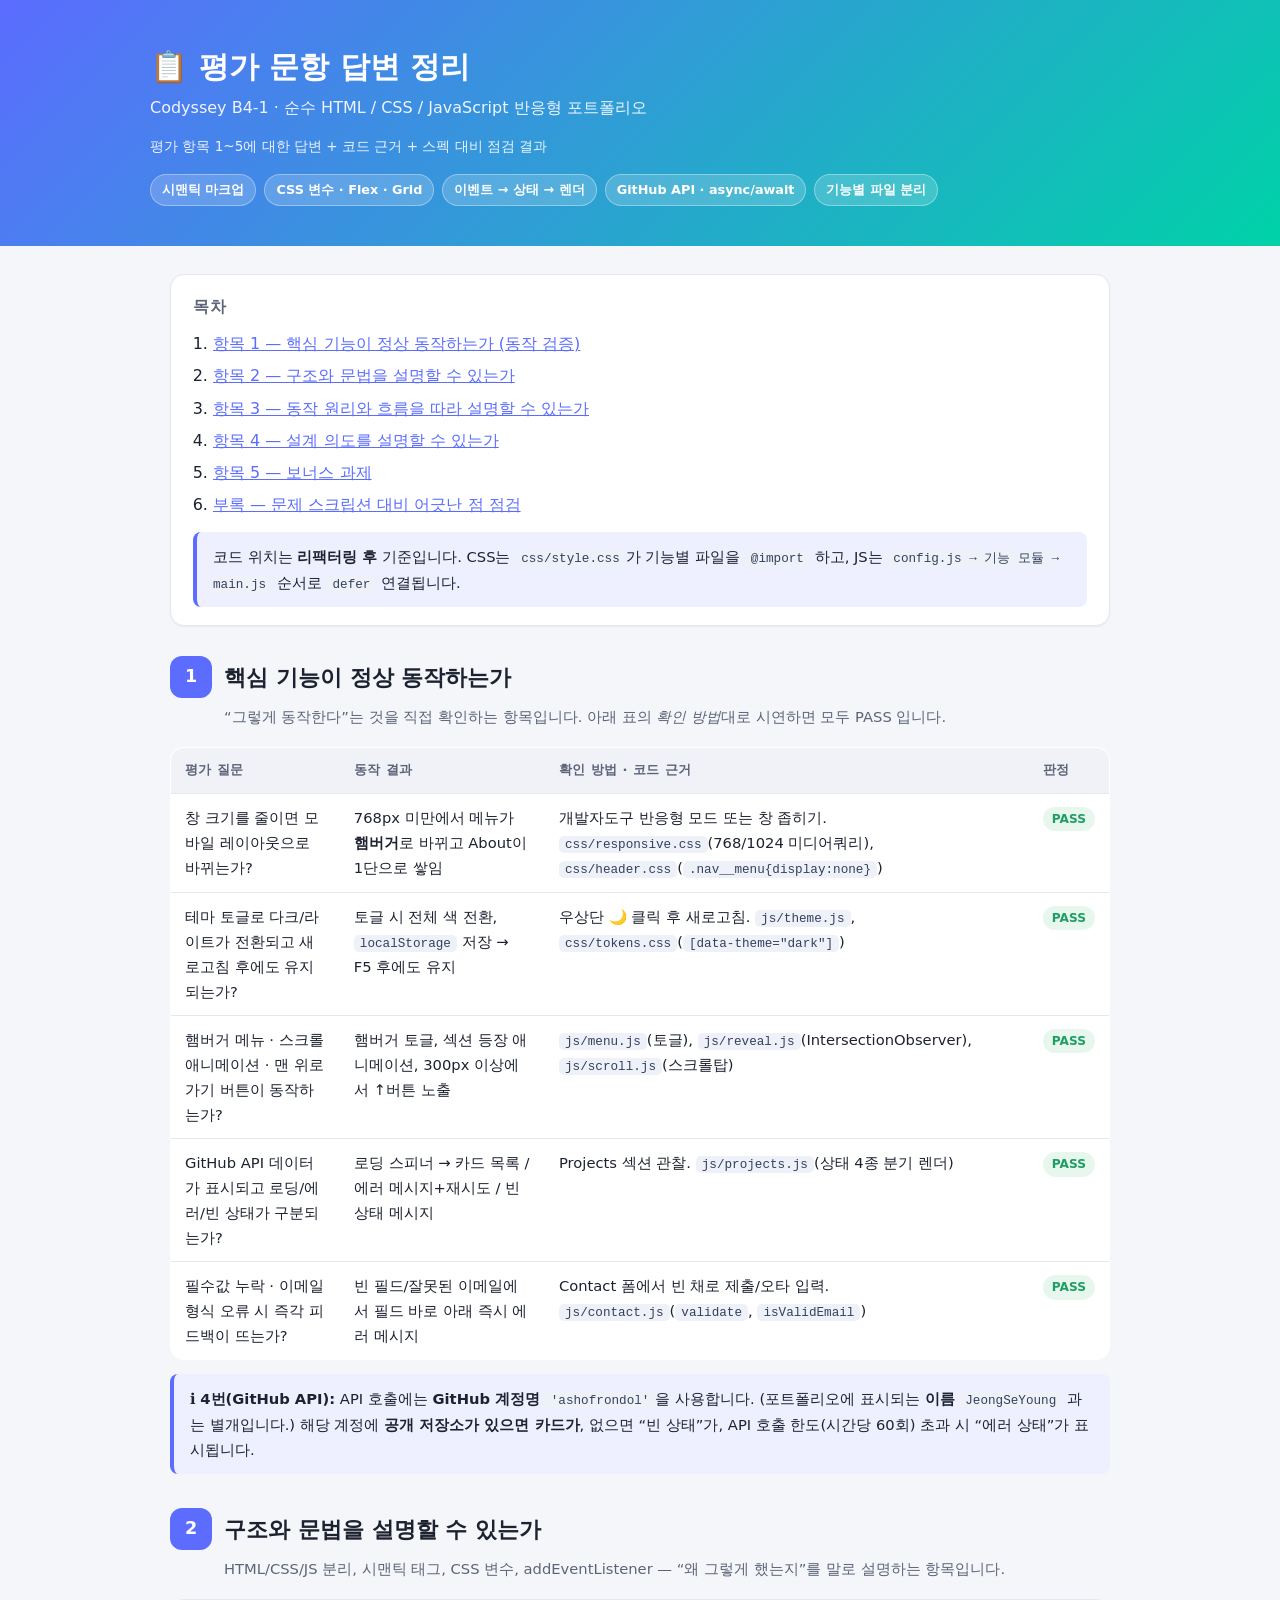
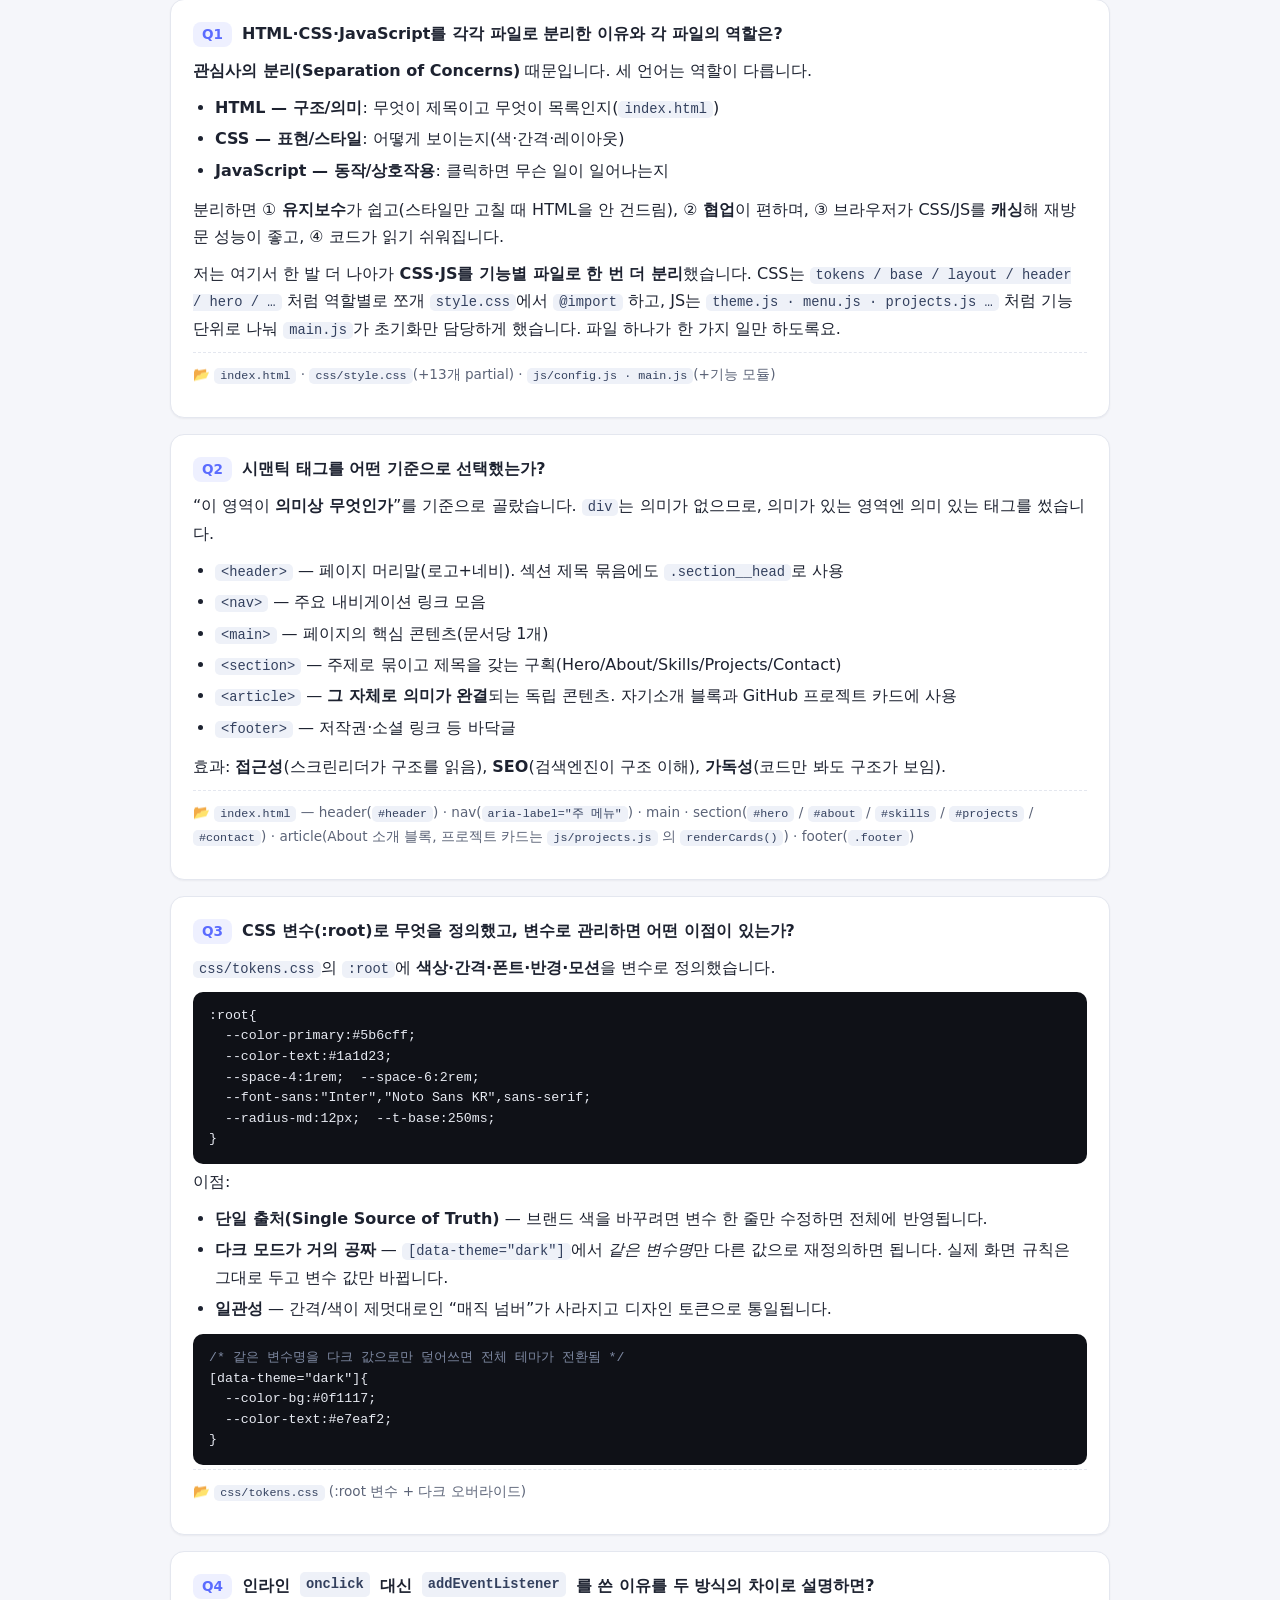
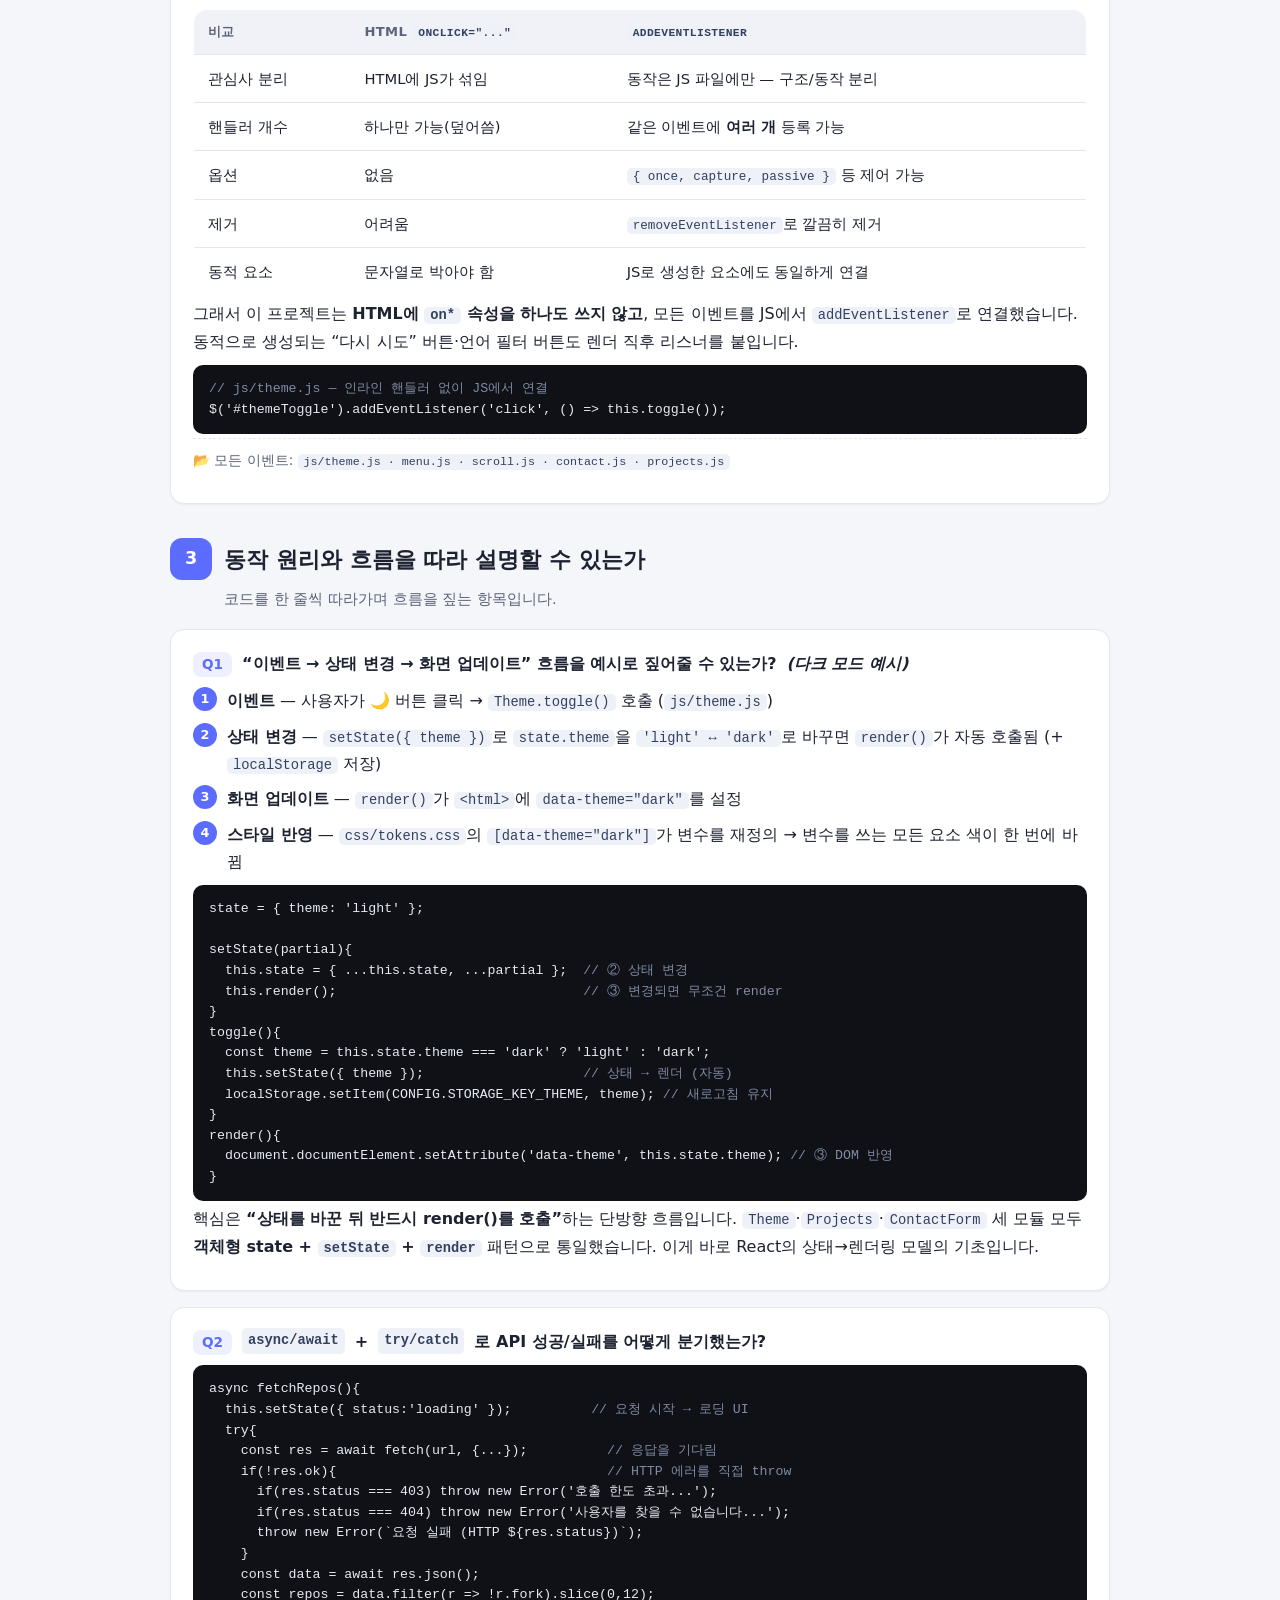
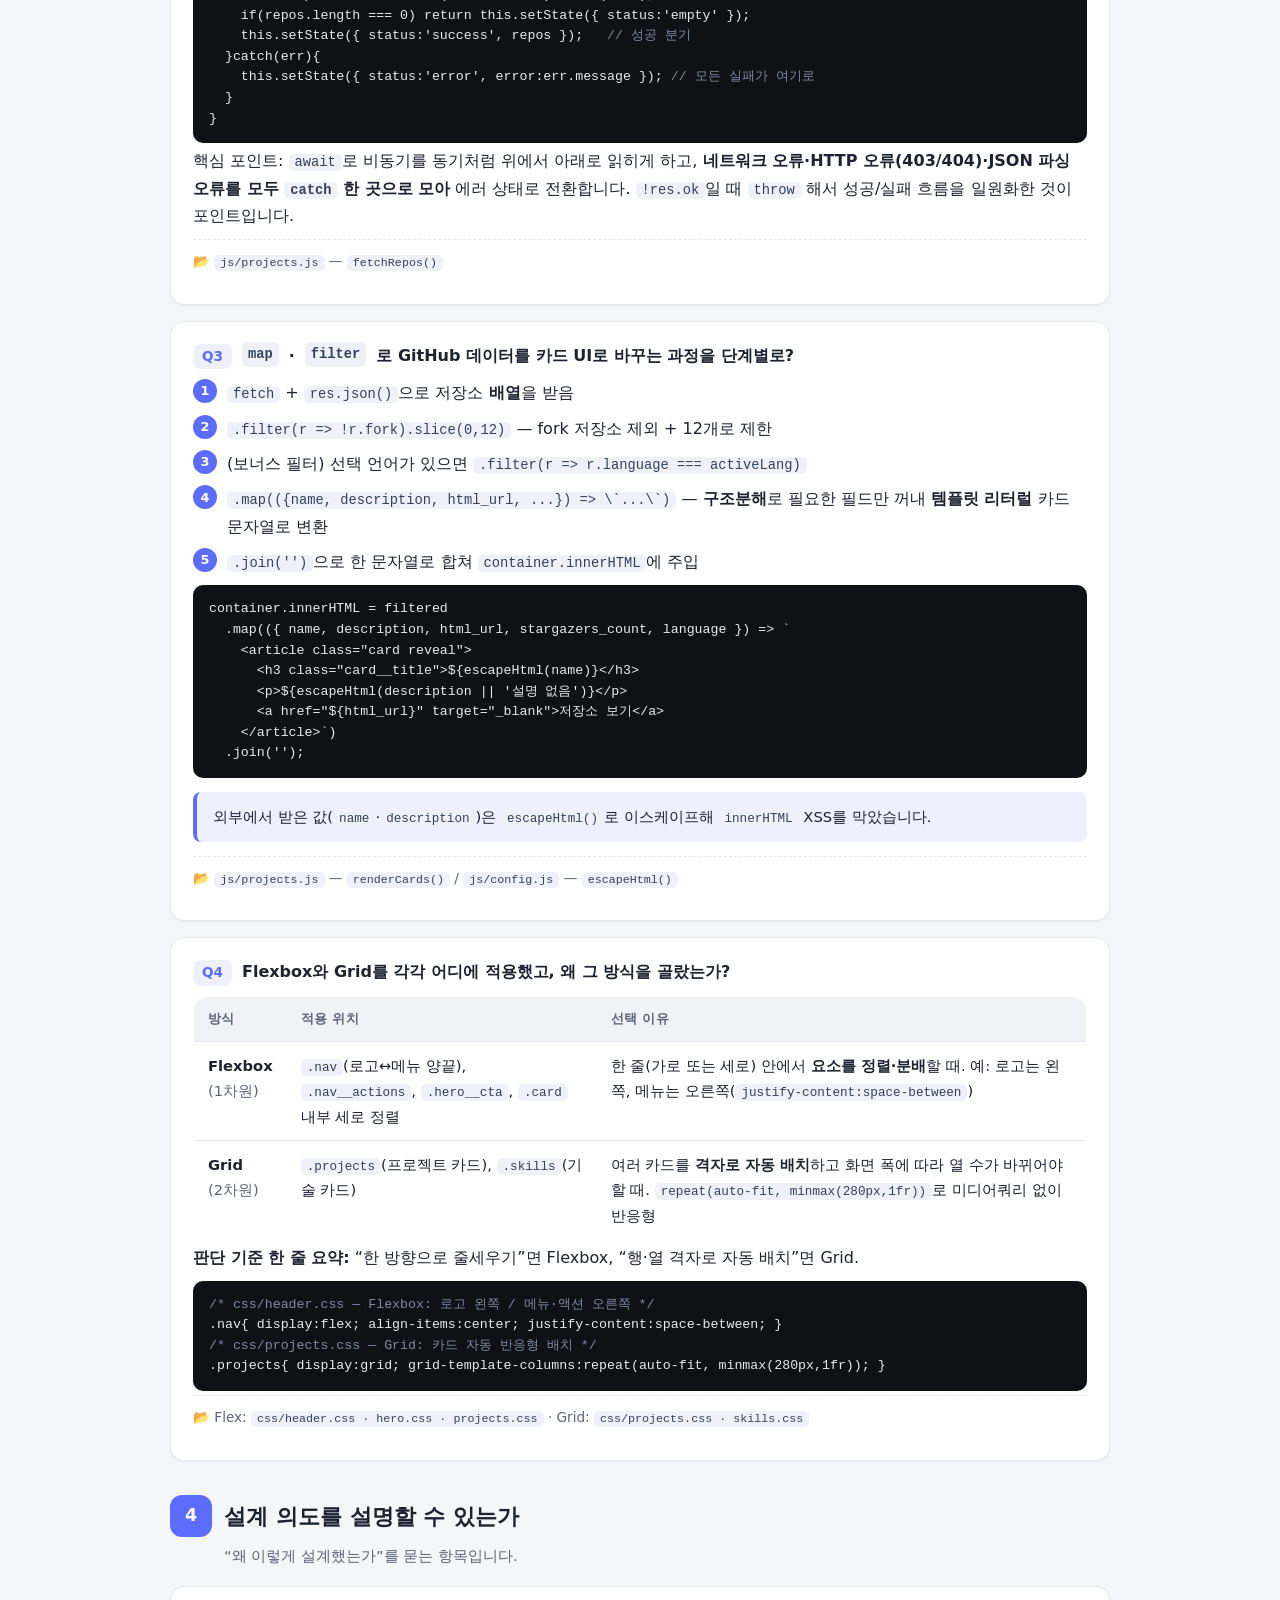
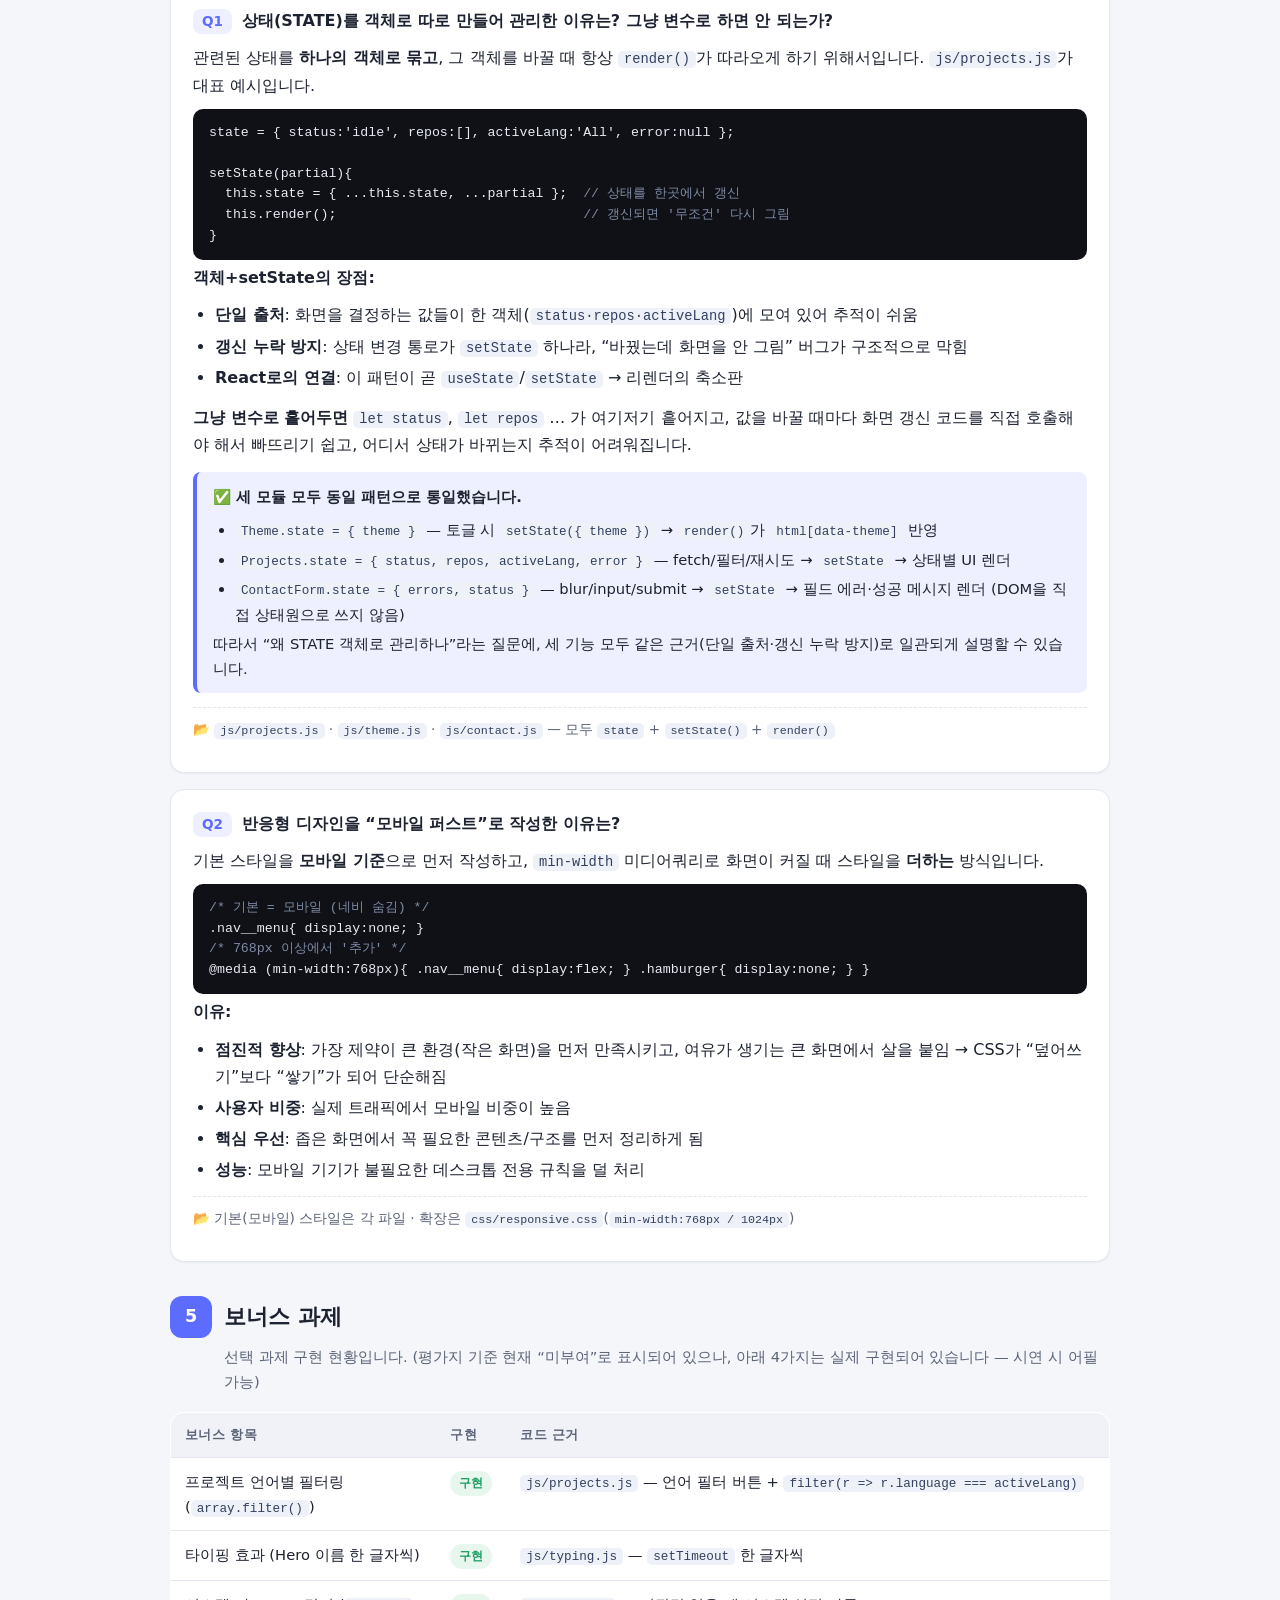
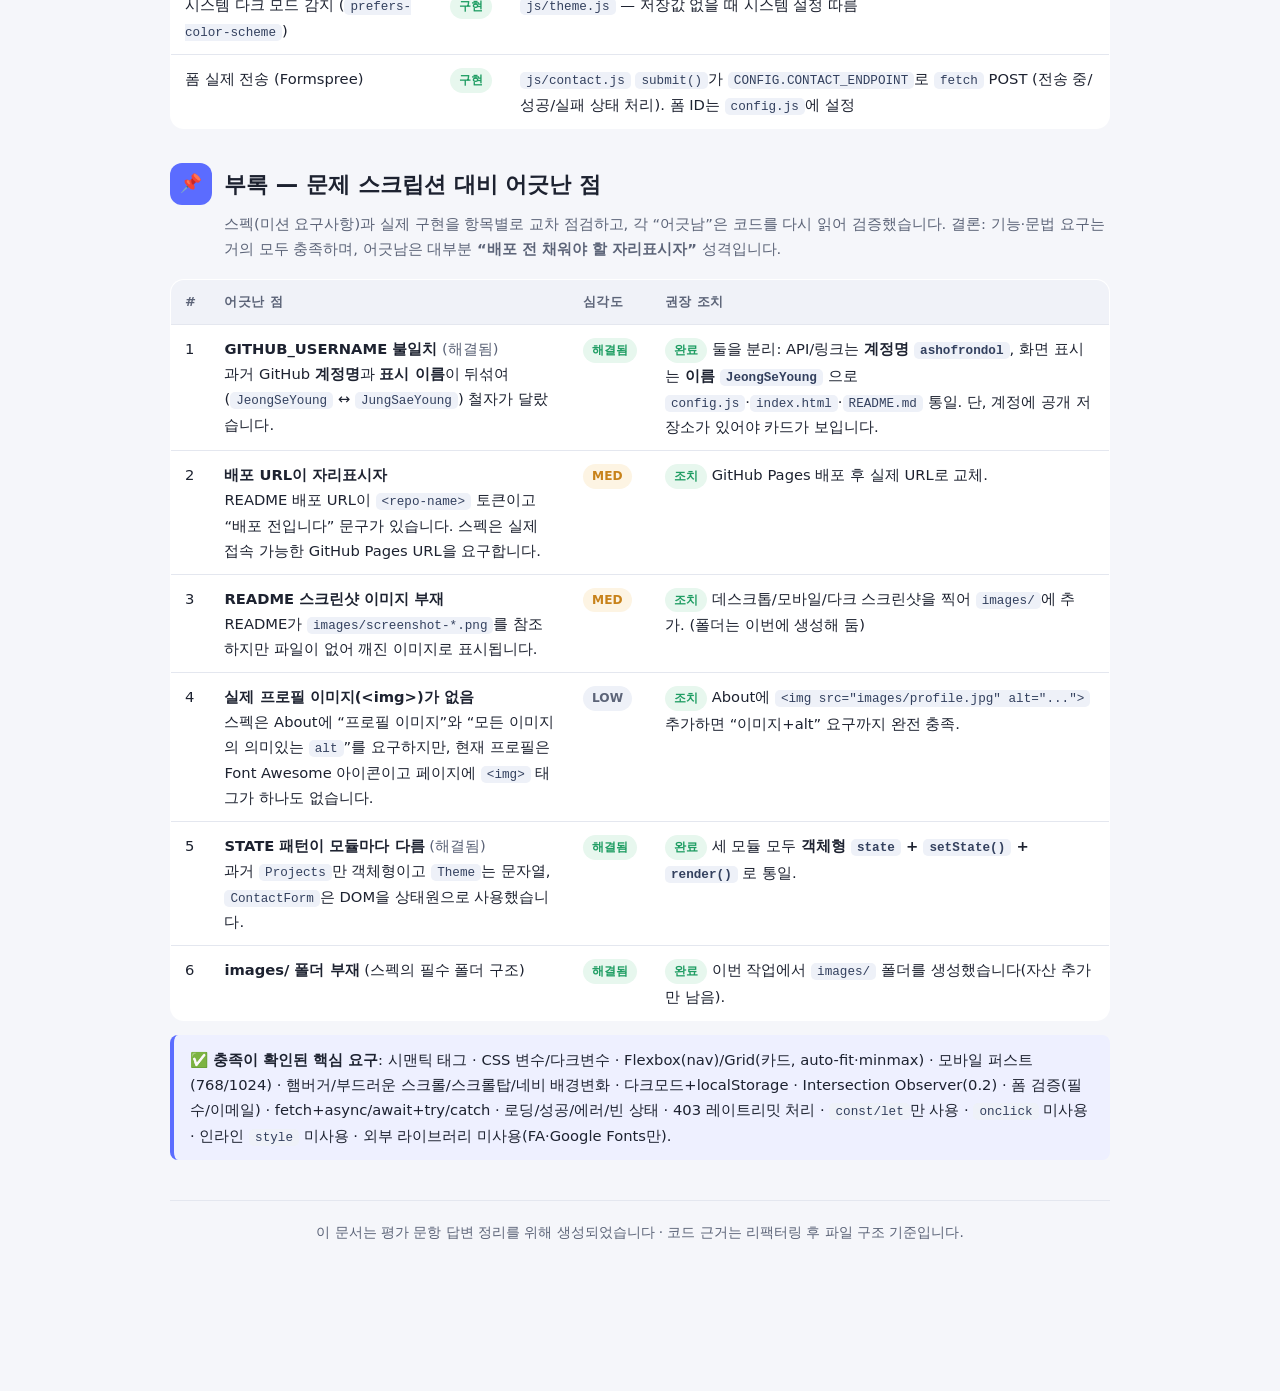
<file: docs/evaluation-answers.html>
<!DOCTYPE html>
<html lang="ko">
<head>
<meta charset="UTF-8" />
<meta name="viewport" content="width=device-width, initial-scale=1.0" />
<title>평가 문항 답변 정리 — 순수 HTML/CSS/JS 포트폴리오</title>
<style>
  :root{
    --bg:#f5f6fa; --card:#fff; --ink:#1d2230; --soft:#5c6478; --line:#e4e7ef;
    --brand:#5b6cff; --brand-soft:#eef0ff; --ok:#1f9d63; --okbg:#e7f7ee;
    --warn:#c8821a; --warnbg:#fdf4e3; --bad:#d33b50; --badbg:#fdeaed;
    --code:#0f1117; --codeink:#e7eaf2;
    --radius:14px;
  }
  *{box-sizing:border-box;}
  body{
    margin:0; background:var(--bg); color:var(--ink);
    font-family:"Inter","Noto Sans KR","Segoe UI",system-ui,sans-serif;
    line-height:1.7; font-size:16px;
  }
  a{color:var(--brand);}
  .wrap{max-width:980px; margin:0 auto; padding:0 20px 80px;}

  header.top{
    background:linear-gradient(135deg,#5b6cff,#00d2a8); color:#fff;
    padding:48px 20px 40px; margin-bottom:28px;
  }
  header.top .inner{max-width:980px; margin:0 auto;}
  header.top h1{margin:0 0 8px; font-size:1.9rem; line-height:1.25;}
  header.top p{margin:4px 0 0; opacity:.92;}
  header.top .meta{margin-top:14px; font-size:.85rem; opacity:.9;}
  .badge-row{margin-top:16px; display:flex; flex-wrap:wrap; gap:8px;}
  .chip{background:rgba(255,255,255,.18); border:1px solid rgba(255,255,255,.35);
    padding:4px 11px; border-radius:999px; font-size:.8rem; font-weight:600;}

  nav.toc{
    background:var(--card); border:1px solid var(--line); border-radius:var(--radius);
    padding:18px 22px; margin-bottom:30px; box-shadow:0 1px 2px rgba(20,24,40,.05);
  }
  nav.toc h2{margin:0 0 10px; font-size:1rem; color:var(--soft); letter-spacing:.04em; text-transform:uppercase;}
  nav.toc ol{margin:0; padding-left:20px;}
  nav.toc li{margin:5px 0;}

  section.item{margin:0 0 34px;}
  .item-head{
    display:flex; align-items:center; gap:12px; margin:0 0 6px;
  }
  .item-num{
    flex:none; width:42px; height:42px; border-radius:12px;
    background:var(--brand); color:#fff; display:grid; place-items:center;
    font-weight:800; font-size:1.1rem;
  }
  .item-head h2{margin:0; font-size:1.4rem;}
  .item-sub{color:var(--soft); margin:0 0 18px 54px; font-size:.92rem;}

  .qa{
    background:var(--card); border:1px solid var(--line); border-radius:var(--radius);
    padding:20px 22px; margin:0 0 16px; box-shadow:0 1px 2px rgba(20,24,40,.05);
  }
  .q{font-weight:700; margin:0 0 10px; display:flex; gap:10px; align-items:flex-start;}
  .q .qmark{
    flex:none; background:var(--brand-soft); color:var(--brand);
    font-weight:800; border-radius:8px; padding:1px 9px; font-size:.85rem; margin-top:2px;
  }
  .a{margin:0;}
  .a p{margin:0 0 10px;}
  .a ul{margin:6px 0 12px; padding-left:22px;}
  .a li{margin:4px 0;}
  .a strong{color:var(--ink);}

  .files{font-size:.85rem; color:var(--soft); margin-top:10px;
    border-top:1px dashed var(--line); padding-top:10px;}
  .files code{background:#eef1f8; color:#33405e;}

  code{font-family:"SFMono-Regular",Consolas,"Liberation Mono",monospace;
    background:#eef1f8; color:#33405e; padding:1px 6px; border-radius:5px; font-size:.86em;}
  pre{
    background:var(--code); color:var(--codeink); border-radius:10px;
    padding:14px 16px; overflow:auto; font-size:.83rem; line-height:1.55;
    margin:10px 0 4px;
  }
  pre code{background:none; color:inherit; padding:0; font-size:1em;}
  .cmt{color:#7f8aa3;}

  table{width:100%; border-collapse:collapse; background:var(--card);
    border:1px solid var(--line); border-radius:var(--radius); overflow:hidden; margin:6px 0 4px;}
  th,td{text-align:left; padding:11px 14px; border-bottom:1px solid var(--line); vertical-align:top; font-size:.92rem;}
  th{background:#f0f2f8; font-size:.82rem; letter-spacing:.03em; color:var(--soft); text-transform:uppercase;}
  tr:last-child td{border-bottom:none;}

  .tag{display:inline-block; padding:2px 9px; border-radius:999px; font-size:.76rem; font-weight:700; white-space:nowrap;}
  .pass{background:var(--okbg); color:var(--ok);}
  .sev-high{background:var(--badbg); color:var(--bad);}
  .sev-med{background:var(--warnbg); color:var(--warn);}
  .sev-low{background:#eef1f8; color:#5c6478;}
  .fix{background:var(--okbg); color:var(--ok);}

  .note{background:var(--brand-soft); border-left:4px solid var(--brand);
    padding:12px 16px; border-radius:8px; margin:14px 0; font-size:.92rem;}
  .warnbox{background:var(--warnbg); border-left:4px solid var(--warn);
    padding:12px 16px; border-radius:8px; margin:14px 0; font-size:.92rem;}

  h3.flow{margin:18px 0 6px; font-size:1rem; color:var(--brand);}
  .step{counter-reset:s; list-style:none; padding-left:0; margin:8px 0;}
  .step li{counter-increment:s; position:relative; padding-left:34px; margin:8px 0;}
  .step li::before{content:counter(s); position:absolute; left:0; top:0;
    width:24px; height:24px; background:var(--brand); color:#fff; border-radius:50%;
    display:grid; place-items:center; font-size:.8rem; font-weight:700;}

  footer.foot{color:var(--soft); font-size:.85rem; text-align:center; margin-top:40px;
    border-top:1px solid var(--line); padding-top:20px;}
</style>
</head>
<body>

<header class="top">
  <div class="inner">
    <h1>📋 평가 문항 답변 정리</h1>
    <p>Codyssey B4-1 · 순수 HTML / CSS / JavaScript 반응형 포트폴리오</p>
    <div class="meta">평가 항목 1~5에 대한 답변 + 코드 근거 + 스펙 대비 점검 결과</div>
    <div class="badge-row">
      <span class="chip">시맨틱 마크업</span>
      <span class="chip">CSS 변수 · Flex · Grid</span>
      <span class="chip">이벤트 → 상태 → 렌더</span>
      <span class="chip">GitHub API · async/await</span>
      <span class="chip">기능별 파일 분리</span>
    </div>
  </div>
</header>

<div class="wrap">

  <nav class="toc">
    <h2>목차</h2>
    <ol>
      <li><a href="#item1">항목 1 — 핵심 기능이 정상 동작하는가 (동작 검증)</a></li>
      <li><a href="#item2">항목 2 — 구조와 문법을 설명할 수 있는가</a></li>
      <li><a href="#item3">항목 3 — 동작 원리와 흐름을 따라 설명할 수 있는가</a></li>
      <li><a href="#item4">항목 4 — 설계 의도를 설명할 수 있는가</a></li>
      <li><a href="#item5">항목 5 — 보너스 과제</a></li>
      <li><a href="#audit">부록 — 문제 스크립션 대비 어긋난 점 점검</a></li>
    </ol>
    <div class="note" style="margin-bottom:0;">
      코드 위치는 <strong>리팩터링 후</strong> 기준입니다. CSS는 <code>css/style.css</code>가
      기능별 파일을 <code>@import</code> 하고, JS는 <code>config.js → 기능 모듈 → main.js</code> 순서로
      <code>defer</code> 연결됩니다.
    </div>
  </nav>

  <!-- ===================== 항목 1 ===================== -->
  <section class="item" id="item1">
    <div class="item-head"><div class="item-num">1</div><h2>핵심 기능이 정상 동작하는가</h2></div>
    <p class="item-sub">“그렇게 동작한다”는 것을 직접 확인하는 항목입니다. 아래 표의 <em>확인 방법</em>대로 시연하면 모두 PASS 입니다.</p>

    <table>
      <thead>
        <tr><th>평가 질문</th><th>동작 결과</th><th>확인 방법 · 코드 근거</th><th>판정</th></tr>
      </thead>
      <tbody>
        <tr>
          <td>창 크기를 줄이면 모바일 레이아웃으로 바뀌는가?</td>
          <td>768px 미만에서 메뉴가 <strong>햄버거</strong>로 바뀌고 About이 1단으로 쌓임</td>
          <td>개발자도구 반응형 모드 또는 창 좁히기. <code>css/responsive.css</code>(768/1024 미디어쿼리), <code>css/header.css</code>(<code>.nav__menu{display:none}</code>)</td>
          <td><span class="tag pass">PASS</span></td>
        </tr>
        <tr>
          <td>테마 토글로 다크/라이트가 전환되고 새로고침 후에도 유지되는가?</td>
          <td>토글 시 전체 색 전환, <code>localStorage</code> 저장 → F5 후에도 유지</td>
          <td>우상단 🌙 클릭 후 새로고침. <code>js/theme.js</code>, <code>css/tokens.css</code>(<code>[data-theme="dark"]</code>)</td>
          <td><span class="tag pass">PASS</span></td>
        </tr>
        <tr>
          <td>햄버거 메뉴 · 스크롤 애니메이션 · 맨 위로 가기 버튼이 동작하는가?</td>
          <td>햄버거 토글, 섹션 등장 애니메이션, 300px 이상에서 ↑버튼 노출</td>
          <td><code>js/menu.js</code>(토글), <code>js/reveal.js</code>(IntersectionObserver), <code>js/scroll.js</code>(스크롤탑)</td>
          <td><span class="tag pass">PASS</span></td>
        </tr>
        <tr>
          <td>GitHub API 데이터가 표시되고 로딩/에러/빈 상태가 구분되는가?</td>
          <td>로딩 스피너 → 카드 목록 / 에러 메시지+재시도 / 빈 상태 메시지</td>
          <td>Projects 섹션 관찰. <code>js/projects.js</code>(상태 4종 분기 렌더)</td>
          <td><span class="tag pass">PASS</span></td>
        </tr>
        <tr>
          <td>필수값 누락 · 이메일 형식 오류 시 즉각 피드백이 뜨는가?</td>
          <td>빈 필드/잘못된 이메일에서 필드 바로 아래 즉시 에러 메시지</td>
          <td>Contact 폼에서 빈 채로 제출/오타 입력. <code>js/contact.js</code>(<code>validate</code>, <code>isValidEmail</code>)</td>
          <td><span class="tag pass">PASS</span></td>
        </tr>
      </tbody>
    </table>
    <div class="note">
      ℹ️ <strong>4번(GitHub API):</strong> API 호출에는 <strong>GitHub 계정명</strong> <code>'ashofrondol'</code>을 사용합니다.
      (포트폴리오에 표시되는 <strong>이름</strong> <code>JeongSeYoung</code> 과는 별개입니다.) 해당 계정에
      <strong>공개 저장소가 있으면 카드가</strong>, 없으면 “빈 상태”가, API 호출 한도(시간당 60회) 초과 시 “에러 상태”가 표시됩니다.
    </div>
  </section>

  <!-- ===================== 항목 2 ===================== -->
  <section class="item" id="item2">
    <div class="item-head"><div class="item-num">2</div><h2>구조와 문법을 설명할 수 있는가</h2></div>
    <p class="item-sub">HTML/CSS/JS 분리, 시맨틱 태그, CSS 변수, addEventListener — “왜 그렇게 했는지”를 말로 설명하는 항목입니다.</p>

    <div class="qa">
      <p class="q"><span class="qmark">Q1</span> HTML·CSS·JavaScript를 각각 파일로 분리한 이유와 각 파일의 역할은?</p>
      <div class="a">
        <p><strong>관심사의 분리(Separation of Concerns)</strong> 때문입니다. 세 언어는 역할이 다릅니다.</p>
        <ul>
          <li><strong>HTML — 구조/의미</strong>: 무엇이 제목이고 무엇이 목록인지(<code>index.html</code>)</li>
          <li><strong>CSS — 표현/스타일</strong>: 어떻게 보이는지(색·간격·레이아웃)</li>
          <li><strong>JavaScript — 동작/상호작용</strong>: 클릭하면 무슨 일이 일어나는지</li>
        </ul>
        <p>분리하면 ① <strong>유지보수</strong>가 쉽고(스타일만 고칠 때 HTML을 안 건드림), ② <strong>협업</strong>이 편하며, ③ 브라우저가 CSS/JS를 <strong>캐싱</strong>해 재방문 성능이 좋고, ④ 코드가 읽기 쉬워집니다.</p>
        <p>저는 여기서 한 발 더 나아가 <strong>CSS·JS를 기능별 파일로 한 번 더 분리</strong>했습니다. CSS는 <code>tokens / base / layout / header / hero / …</code> 처럼 역할별로 쪼개 <code>style.css</code>에서 <code>@import</code> 하고, JS는 <code>theme.js · menu.js · projects.js …</code> 처럼 기능 단위로 나눠 <code>main.js</code>가 초기화만 담당하게 했습니다. 파일 하나가 한 가지 일만 하도록요.</p>
        <p class="files">📂 <code>index.html</code> · <code>css/style.css</code>(+13개 partial) · <code>js/config.js · main.js</code>(+기능 모듈)</p>
      </div>
    </div>

    <div class="qa">
      <p class="q"><span class="qmark">Q2</span> 시맨틱 태그를 어떤 기준으로 선택했는가?</p>
      <div class="a">
        <p>“이 영역이 <strong>의미상 무엇인가</strong>”를 기준으로 골랐습니다. <code>div</code>는 의미가 없으므로, 의미가 있는 영역엔 의미 있는 태그를 썼습니다.</p>
        <ul>
          <li><code>&lt;header&gt;</code> — 페이지 머리말(로고+네비). 섹션 제목 묶음에도 <code>.section__head</code>로 사용</li>
          <li><code>&lt;nav&gt;</code> — 주요 내비게이션 링크 모음</li>
          <li><code>&lt;main&gt;</code> — 페이지의 핵심 콘텐츠(문서당 1개)</li>
          <li><code>&lt;section&gt;</code> — 주제로 묶이고 제목을 갖는 구획(Hero/About/Skills/Projects/Contact)</li>
          <li><code>&lt;article&gt;</code> — <strong>그 자체로 의미가 완결</strong>되는 독립 콘텐츠. 자기소개 블록과 GitHub 프로젝트 카드에 사용</li>
          <li><code>&lt;footer&gt;</code> — 저작권·소셜 링크 등 바닥글</li>
        </ul>
        <p>효과: <strong>접근성</strong>(스크린리더가 구조를 읽음), <strong>SEO</strong>(검색엔진이 구조 이해), <strong>가독성</strong>(코드만 봐도 구조가 보임).</p>
        <p class="files">📂 <code>index.html</code> — header(<code>#header</code>) · nav(<code>aria-label="주 메뉴"</code>) · main · section(<code>#hero</code> / <code>#about</code> / <code>#skills</code> / <code>#projects</code> / <code>#contact</code>) · article(About 소개 블록, 프로젝트 카드는 <code>js/projects.js</code> 의 <code>renderCards()</code>) · footer(<code>.footer</code>)</p>
      </div>
    </div>

    <div class="qa">
      <p class="q"><span class="qmark">Q3</span> CSS 변수(:root)로 무엇을 정의했고, 변수로 관리하면 어떤 이점이 있는가?</p>
      <div class="a">
        <p><code>css/tokens.css</code>의 <code>:root</code>에 <strong>색상·간격·폰트·반경·모션</strong>을 변수로 정의했습니다.</p>
        <pre><code>:root{
  --color-primary:#5b6cff;
  --color-text:#1a1d23;
  --space-4:1rem;  --space-6:2rem;
  --font-sans:"Inter","Noto Sans KR",sans-serif;
  --radius-md:12px;  --t-base:250ms;
}</code></pre>
        <p>이점:</p>
        <ul>
          <li><strong>단일 출처(Single Source of Truth)</strong> — 브랜드 색을 바꾸려면 변수 한 줄만 수정하면 전체에 반영됩니다.</li>
          <li><strong>다크 모드가 거의 공짜</strong> — <code>[data-theme="dark"]</code>에서 <em>같은 변수명</em>만 다른 값으로 재정의하면 됩니다. 실제 화면 규칙은 그대로 두고 변수 값만 바뀝니다.</li>
          <li><strong>일관성</strong> — 간격/색이 제멋대로인 “매직 넘버”가 사라지고 디자인 토큰으로 통일됩니다.</li>
        </ul>
        <pre><code class="cmt">/* 같은 변수명을 다크 값으로만 덮어쓰면 전체 테마가 전환됨 */</code><code>
[data-theme="dark"]{
  --color-bg:#0f1117;
  --color-text:#e7eaf2;
}</code></pre>
        <p class="files">📂 <code>css/tokens.css</code> (:root 변수 + 다크 오버라이드)</p>
      </div>
    </div>

    <div class="qa">
      <p class="q"><span class="qmark">Q4</span> 인라인 <code>onclick</code> 대신 <code>addEventListener</code>를 쓴 이유를 두 방식의 차이로 설명하면?</p>
      <div class="a">
        <table>
          <thead><tr><th>비교</th><th>HTML <code>onclick="..."</code></th><th><code>addEventListener</code></th></tr></thead>
          <tbody>
            <tr><td>관심사 분리</td><td>HTML에 JS가 섞임</td><td>동작은 JS 파일에만 — 구조/동작 분리</td></tr>
            <tr><td>핸들러 개수</td><td>하나만 가능(덮어씀)</td><td>같은 이벤트에 <strong>여러 개</strong> 등록 가능</td></tr>
            <tr><td>옵션</td><td>없음</td><td><code>{ once, capture, passive }</code> 등 제어 가능</td></tr>
            <tr><td>제거</td><td>어려움</td><td><code>removeEventListener</code>로 깔끔히 제거</td></tr>
            <tr><td>동적 요소</td><td>문자열로 박아야 함</td><td>JS로 생성한 요소에도 동일하게 연결</td></tr>
          </tbody>
        </table>
        <p>그래서 이 프로젝트는 <strong>HTML에 <code>on*</code> 속성을 하나도 쓰지 않고</strong>, 모든 이벤트를 JS에서 <code>addEventListener</code>로 연결했습니다. 동적으로 생성되는 “다시 시도” 버튼·언어 필터 버튼도 렌더 직후 리스너를 붙입니다.</p>
        <pre><code class="cmt">// js/theme.js — 인라인 핸들러 없이 JS에서 연결</code><code>
$('#themeToggle').addEventListener('click', () =&gt; this.toggle());</code></pre>
        <p class="files">📂 모든 이벤트: <code>js/theme.js · menu.js · scroll.js · contact.js · projects.js</code></p>
      </div>
    </div>
  </section>

  <!-- ===================== 항목 3 ===================== -->
  <section class="item" id="item3">
    <div class="item-head"><div class="item-num">3</div><h2>동작 원리와 흐름을 따라 설명할 수 있는가</h2></div>
    <p class="item-sub">코드를 한 줄씩 따라가며 흐름을 짚는 항목입니다.</p>

    <div class="qa">
      <p class="q"><span class="qmark">Q1</span> “이벤트 → 상태 변경 → 화면 업데이트” 흐름을 예시로 짚어줄 수 있는가? <em>(다크 모드 예시)</em></p>
      <div class="a">
        <ol class="step">
          <li><strong>이벤트</strong> — 사용자가 🌙 버튼 클릭 → <code>Theme.toggle()</code> 호출 (<code>js/theme.js</code>)</li>
          <li><strong>상태 변경</strong> — <code>setState({ theme })</code>로 <code>state.theme</code>을 <code>'light' ↔ 'dark'</code>로 바꾸면 <code>render()</code>가 자동 호출됨 (+ <code>localStorage</code> 저장)</li>
          <li><strong>화면 업데이트</strong> — <code>render()</code>가 <code>&lt;html&gt;</code>에 <code>data-theme="dark"</code>를 설정</li>
          <li><strong>스타일 반영</strong> — <code>css/tokens.css</code>의 <code>[data-theme="dark"]</code>가 변수를 재정의 → 변수를 쓰는 모든 요소 색이 한 번에 바뀜</li>
        </ol>
        <pre><code>state = { theme: 'light' };

setState(partial){
  this.state = { ...this.state, ...partial };  <span class="cmt">// ② 상태 변경</span>
  this.render();                               <span class="cmt">// ③ 변경되면 무조건 render</span>
}
toggle(){
  const theme = this.state.theme === 'dark' ? 'light' : 'dark';
  this.setState({ theme });                    <span class="cmt">// 상태 → 렌더 (자동)</span>
  localStorage.setItem(CONFIG.STORAGE_KEY_THEME, theme); <span class="cmt">// 새로고침 유지</span>
}
render(){
  document.documentElement.setAttribute('data-theme', this.state.theme); <span class="cmt">// ③ DOM 반영</span>
}</code></pre>
        <p>핵심은 <strong>“상태를 바꾼 뒤 반드시 render()를 호출”</strong>하는 단방향 흐름입니다. <code>Theme</code>·<code>Projects</code>·<code>ContactForm</code> 세 모듈 모두 <strong>객체형 state + <code>setState</code> + <code>render</code></strong> 패턴으로 통일했습니다. 이게 바로 React의 상태→렌더링 모델의 기초입니다.</p>
      </div>
    </div>

    <div class="qa">
      <p class="q"><span class="qmark">Q2</span> <code>async/await</code> + <code>try/catch</code>로 API 성공/실패를 어떻게 분기했는가?</p>
      <div class="a">
        <pre><code>async fetchRepos(){
  this.setState({ status:'loading' });          <span class="cmt">// 요청 시작 → 로딩 UI</span>
  try{
    const res = await fetch(url, {...});          <span class="cmt">// 응답을 기다림</span>
    if(!res.ok){                                  <span class="cmt">// HTTP 에러를 직접 throw</span>
      if(res.status === 403) throw new Error('호출 한도 초과...');
      if(res.status === 404) throw new Error('사용자를 찾을 수 없습니다...');
      throw new Error(`요청 실패 (HTTP ${res.status})`);
    }
    const data = await res.json();
    const repos = data.filter(r =&gt; !r.fork).slice(0,12);
    if(repos.length === 0) return this.setState({ status:'empty' });
    this.setState({ status:'success', repos });   <span class="cmt">// 성공 분기</span>
  }catch(err){
    this.setState({ status:'error', error:err.message }); <span class="cmt">// 모든 실패가 여기로</span>
  }
}</code></pre>
        <p>핵심 포인트: <code>await</code>로 비동기를 동기처럼 위에서 아래로 읽히게 하고, <strong>네트워크 오류·HTTP 오류(403/404)·JSON 파싱 오류를 모두 <code>catch</code> 한 곳으로 모아</strong> 에러 상태로 전환합니다. <code>!res.ok</code>일 때 <code>throw</code> 해서 성공/실패 흐름을 일원화한 것이 포인트입니다.</p>
        <p class="files">📂 <code>js/projects.js</code> — <code>fetchRepos()</code></p>
      </div>
    </div>

    <div class="qa">
      <p class="q"><span class="qmark">Q3</span> <code>map</code>·<code>filter</code>로 GitHub 데이터를 카드 UI로 바꾸는 과정을 단계별로?</p>
      <div class="a">
        <ol class="step">
          <li><code>fetch</code> + <code>res.json()</code>으로 저장소 <strong>배열</strong>을 받음</li>
          <li><code>.filter(r =&gt; !r.fork).slice(0,12)</code> — fork 저장소 제외 + 12개로 제한</li>
          <li>(보너스 필터) 선택 언어가 있으면 <code>.filter(r =&gt; r.language === activeLang)</code></li>
          <li><code>.map(({name, description, html_url, ...}) =&gt; \`...\`)</code> — <strong>구조분해</strong>로 필요한 필드만 꺼내 <strong>템플릿 리터럴</strong> 카드 문자열로 변환</li>
          <li><code>.join('')</code>으로 한 문자열로 합쳐 <code>container.innerHTML</code>에 주입</li>
        </ol>
        <pre><code>container.innerHTML = filtered
  .map(({ name, description, html_url, stargazers_count, language }) =&gt; `
    &lt;article class="card reveal"&gt;
      &lt;h3 class="card__title"&gt;${escapeHtml(name)}&lt;/h3&gt;
      &lt;p&gt;${escapeHtml(description || '설명 없음')}&lt;/p&gt;
      &lt;a href="${html_url}" target="_blank"&gt;저장소 보기&lt;/a&gt;
    &lt;/article&gt;`)
  .join('');</code></pre>
        <div class="note">외부에서 받은 값(<code>name</code>·<code>description</code>)은 <code>escapeHtml()</code>로 이스케이프해 <code>innerHTML</code> XSS를 막았습니다.</div>
        <p class="files">📂 <code>js/projects.js</code> — <code>renderCards()</code> / <code>js/config.js</code> — <code>escapeHtml()</code></p>
      </div>
    </div>

    <div class="qa">
      <p class="q"><span class="qmark">Q4</span> Flexbox와 Grid를 각각 어디에 적용했고, 왜 그 방식을 골랐는가?</p>
      <div class="a">
        <table>
          <thead><tr><th>방식</th><th>적용 위치</th><th>선택 이유</th></tr></thead>
          <tbody>
            <tr>
              <td><strong>Flexbox</strong><br><span style="color:var(--soft)">(1차원)</span></td>
              <td><code>.nav</code>(로고↔메뉴 양끝), <code>.nav__actions</code>, <code>.hero__cta</code>, <code>.card</code> 내부 세로 정렬</td>
              <td>한 줄(가로 또는 세로) 안에서 <strong>요소를 정렬·분배</strong>할 때. 예: 로고는 왼쪽, 메뉴는 오른쪽(<code>justify-content:space-between</code>)</td>
            </tr>
            <tr>
              <td><strong>Grid</strong><br><span style="color:var(--soft)">(2차원)</span></td>
              <td><code>.projects</code>(프로젝트 카드), <code>.skills</code>(기술 카드)</td>
              <td>여러 카드를 <strong>격자로 자동 배치</strong>하고 화면 폭에 따라 열 수가 바뀌어야 할 때. <code>repeat(auto-fit, minmax(280px,1fr))</code>로 미디어쿼리 없이 반응형</td>
            </tr>
          </tbody>
        </table>
        <p><strong>판단 기준 한 줄 요약:</strong> “한 방향으로 줄세우기”면 Flexbox, “행·열 격자로 자동 배치”면 Grid.</p>
        <pre><code class="cmt">/* css/header.css — Flexbox: 로고 왼쪽 / 메뉴·액션 오른쪽 */</code><code>
.nav{ display:flex; align-items:center; justify-content:space-between; }
</code><code class="cmt">/* css/projects.css — Grid: 카드 자동 반응형 배치 */</code><code>
.projects{ display:grid; grid-template-columns:repeat(auto-fit, minmax(280px,1fr)); }</code></pre>
        <p class="files">📂 Flex: <code>css/header.css · hero.css · projects.css</code> · Grid: <code>css/projects.css · skills.css</code></p>
      </div>
    </div>
  </section>

  <!-- ===================== 항목 4 ===================== -->
  <section class="item" id="item4">
    <div class="item-head"><div class="item-num">4</div><h2>설계 의도를 설명할 수 있는가</h2></div>
    <p class="item-sub">“왜 이렇게 설계했는가”를 묻는 항목입니다.</p>

    <div class="qa">
      <p class="q"><span class="qmark">Q1</span> 상태(STATE)를 객체로 따로 만들어 관리한 이유는? 그냥 변수로 하면 안 되는가?</p>
      <div class="a">
        <p>관련된 상태를 <strong>하나의 객체로 묶고</strong>, 그 객체를 바꿀 때 항상 <code>render()</code>가 따라오게 하기 위해서입니다. <code>js/projects.js</code>가 대표 예시입니다.</p>
        <pre><code>state = { status:'idle', repos:[], activeLang:'All', error:null };

setState(partial){
  this.state = { ...this.state, ...partial };  <span class="cmt">// 상태를 한곳에서 갱신</span>
  this.render();                               <span class="cmt">// 갱신되면 '무조건' 다시 그림</span>
}</code></pre>
        <p><strong>객체+setState의 장점:</strong></p>
        <ul>
          <li><strong>단일 출처</strong>: 화면을 결정하는 값들이 한 객체(<code>status·repos·activeLang</code>)에 모여 있어 추적이 쉬움</li>
          <li><strong>갱신 누락 방지</strong>: 상태 변경 통로가 <code>setState</code> 하나라, “바꿨는데 화면을 안 그림” 버그가 구조적으로 막힘</li>
          <li><strong>React로의 연결</strong>: 이 패턴이 곧 <code>useState</code>/<code>setState</code> → 리렌더의 축소판</li>
        </ul>
        <p><strong>그냥 변수로 흩어두면</strong> <code>let status</code>, <code>let repos</code> … 가 여기저기 흩어지고, 값을 바꿀 때마다 화면 갱신 코드를 직접 호출해야 해서 빠뜨리기 쉽고, 어디서 상태가 바뀌는지 추적이 어려워집니다.</p>
        <div class="note">
          ✅ <strong>세 모듈 모두 동일 패턴으로 통일했습니다.</strong>
          <ul style="margin:8px 0 0;">
            <li><code>Theme.state = { theme }</code> — 토글 시 <code>setState({ theme })</code> → <code>render()</code>가 <code>html[data-theme]</code> 반영</li>
            <li><code>Projects.state = { status, repos, activeLang, error }</code> — fetch/필터/재시도 → <code>setState</code> → 상태별 UI 렌더</li>
            <li><code>ContactForm.state = { errors, status }</code> — blur/input/submit → <code>setState</code> → 필드 에러·성공 메시지 렌더 (DOM을 직접 상태원으로 쓰지 않음)</li>
          </ul>
          따라서 “왜 STATE 객체로 관리하나”라는 질문에, 세 기능 모두 같은 근거(단일 출처·갱신 누락 방지)로 일관되게 설명할 수 있습니다.
        </div>
        <p class="files">📂 <code>js/projects.js</code> · <code>js/theme.js</code> · <code>js/contact.js</code> — 모두 <code>state</code> + <code>setState()</code> + <code>render()</code></p>
      </div>
    </div>

    <div class="qa">
      <p class="q"><span class="qmark">Q2</span> 반응형 디자인을 “모바일 퍼스트”로 작성한 이유는?</p>
      <div class="a">
        <p>기본 스타일을 <strong>모바일 기준</strong>으로 먼저 작성하고, <code>min-width</code> 미디어쿼리로 화면이 커질 때 스타일을 <strong>더하는</strong> 방식입니다.</p>
        <pre><code class="cmt">/* 기본 = 모바일 (네비 숨김) */</code><code>
.nav__menu{ display:none; }
</code><code class="cmt">/* 768px 이상에서 '추가' */</code><code>
@media (min-width:768px){ .nav__menu{ display:flex; } .hamburger{ display:none; } }</code></pre>
        <p><strong>이유:</strong></p>
        <ul>
          <li><strong>점진적 향상</strong>: 가장 제약이 큰 환경(작은 화면)을 먼저 만족시키고, 여유가 생기는 큰 화면에서 살을 붙임 → CSS가 “덮어쓰기”보다 “쌓기”가 되어 단순해짐</li>
          <li><strong>사용자 비중</strong>: 실제 트래픽에서 모바일 비중이 높음</li>
          <li><strong>핵심 우선</strong>: 좁은 화면에서 꼭 필요한 콘텐츠/구조를 먼저 정리하게 됨</li>
          <li><strong>성능</strong>: 모바일 기기가 불필요한 데스크톱 전용 규칙을 덜 처리</li>
        </ul>
        <p class="files">📂 기본(모바일) 스타일은 각 파일 · 확장은 <code>css/responsive.css</code>(<code>min-width:768px / 1024px</code>)</p>
      </div>
    </div>
  </section>

  <!-- ===================== 항목 5 ===================== -->
  <section class="item" id="item5">
    <div class="item-head"><div class="item-num">5</div><h2>보너스 과제</h2></div>
    <p class="item-sub">선택 과제 구현 현황입니다. (평가지 기준 현재 “미부여”로 표시되어 있으나, 아래 4가지는 실제 구현되어 있습니다 — 시연 시 어필 가능)</p>
    <table>
      <thead><tr><th>보너스 항목</th><th>구현</th><th>코드 근거</th></tr></thead>
      <tbody>
        <tr><td>프로젝트 언어별 필터링 (<code>array.filter()</code>)</td><td><span class="tag pass">구현</span></td><td><code>js/projects.js</code> — 언어 필터 버튼 + <code>filter(r =&gt; r.language === activeLang)</code></td></tr>
        <tr><td>타이핑 효과 (Hero 이름 한 글자씩)</td><td><span class="tag pass">구현</span></td><td><code>js/typing.js</code> — <code>setTimeout</code> 한 글자씩</td></tr>
        <tr><td>시스템 다크 모드 감지 (<code>prefers-color-scheme</code>)</td><td><span class="tag pass">구현</span></td><td><code>js/theme.js</code> — 저장값 없을 때 시스템 설정 따름</td></tr>
        <tr><td>폼 실제 전송 (Formspree)</td><td><span class="tag pass">구현</span></td><td><code>js/contact.js</code> <code>submit()</code>가 <code>CONFIG.CONTACT_ENDPOINT</code>로 <code>fetch</code> POST (전송 중/성공/실패 상태 처리). 폼 ID는 <code>config.js</code>에 설정</td></tr>
      </tbody>
    </table>
  </section>

  <!-- ===================== 부록: 감사 ===================== -->
  <section class="item" id="audit">
    <div class="item-head"><div class="item-num">📌</div><h2>부록 — 문제 스크립션 대비 어긋난 점</h2></div>
    <p class="item-sub">스펙(미션 요구사항)과 실제 구현을 항목별로 교차 점검하고, 각 “어긋남”은 코드를 다시 읽어 검증했습니다. 결론: 기능·문법 요구는 거의 모두 충족하며, 어긋남은 대부분 <strong>“배포 전 채워야 할 자리표시자”</strong> 성격입니다.</p>

    <table>
      <thead><tr><th>#</th><th>어긋난 점</th><th>심각도</th><th>권장 조치</th></tr></thead>
      <tbody>
        <tr>
          <td>1</td>
          <td><strong>GITHUB_USERNAME 불일치</strong> <span style="color:var(--soft)">(해결됨)</span><br>
            과거 GitHub <strong>계정명</strong>과 <strong>표시 이름</strong>이 뒤섞여(<code>JeongSeYoung</code> ↔ <code>JungSaeYoung</code>) 철자가 달랐습니다.</td>
          <td><span class="tag pass">해결됨</span></td>
          <td><span class="tag fix">완료</span> 둘을 분리: API/링크는 <strong>계정명 <code>ashofrondol</code></strong>, 화면 표시는 <strong>이름 <code>JeongSeYoung</code></strong> 으로 <code>config.js</code>·<code>index.html</code>·<code>README.md</code> 통일. 단, 계정에 공개 저장소가 있어야 카드가 보입니다.</td>
        </tr>
        <tr>
          <td>2</td>
          <td><strong>배포 URL이 자리표시자</strong><br>README 배포 URL이 <code>&lt;repo-name&gt;</code> 토큰이고 “배포 전입니다” 문구가 있습니다. 스펙은 실제 접속 가능한 GitHub Pages URL을 요구합니다.</td>
          <td><span class="tag sev-med">MED</span></td>
          <td><span class="tag fix">조치</span> GitHub Pages 배포 후 실제 URL로 교체.</td>
        </tr>
        <tr>
          <td>3</td>
          <td><strong>README 스크린샷 이미지 부재</strong><br>README가 <code>images/screenshot-*.png</code>를 참조하지만 파일이 없어 깨진 이미지로 표시됩니다.</td>
          <td><span class="tag sev-med">MED</span></td>
          <td><span class="tag fix">조치</span> 데스크톱/모바일/다크 스크린샷을 찍어 <code>images/</code>에 추가. (폴더는 이번에 생성해 둠)</td>
        </tr>
        <tr>
          <td>4</td>
          <td><strong>실제 프로필 이미지(&lt;img&gt;)가 없음</strong><br>스펙은 About에 “프로필 이미지”와 “모든 이미지의 의미있는 <code>alt</code>”를 요구하지만, 현재 프로필은 Font Awesome 아이콘이고 페이지에 <code>&lt;img&gt;</code> 태그가 하나도 없습니다.</td>
          <td><span class="tag sev-low">LOW</span></td>
          <td><span class="tag fix">조치</span> About에 <code>&lt;img src="images/profile.jpg" alt="..."&gt;</code> 추가하면 “이미지+alt” 요구까지 완전 충족.</td>
        </tr>
        <tr>
          <td>5</td>
          <td><strong>STATE 패턴이 모듈마다 다름</strong> <span style="color:var(--soft)">(해결됨)</span><br>과거 <code>Projects</code>만 객체형이고 <code>Theme</code>는 문자열, <code>ContactForm</code>은 DOM을 상태원으로 사용했습니다.</td>
          <td><span class="tag pass">해결됨</span></td>
          <td><span class="tag fix">완료</span> 세 모듈 모두 <strong>객체형 <code>state</code> + <code>setState()</code> + <code>render()</code></strong> 로 통일.</td>
        </tr>
        <tr>
          <td>6</td>
          <td><strong>images/ 폴더 부재</strong> (스펙의 필수 폴더 구조)</td>
          <td><span class="tag pass">해결됨</span></td>
          <td><span class="tag fix">완료</span> 이번 작업에서 <code>images/</code> 폴더를 생성했습니다(자산 추가만 남음).</td>
        </tr>
      </tbody>
    </table>

    <div class="note">
      ✅ <strong>충족이 확인된 핵심 요구</strong>: 시맨틱 태그 · CSS 변수/다크변수 · Flexbox(nav)/Grid(카드, auto-fit·minmax) ·
      모바일 퍼스트(768/1024) · 햄버거/부드러운 스크롤/스크롤탑/네비 배경변화 · 다크모드+localStorage ·
      Intersection Observer(0.2) · 폼 검증(필수/이메일) · fetch+async/await+try/catch · 로딩/성공/에러/빈 상태 ·
      403 레이트리밋 처리 · <code>const/let</code>만 사용 · <code>onclick</code> 미사용 · 인라인 <code>style</code> 미사용 · 외부 라이브러리 미사용(FA·Google Fonts만).
    </div>
  </section>

  <footer class="foot">
    이 문서는 평가 문항 답변 정리를 위해 생성되었습니다 · 코드 근거는 리팩터링 후 파일 구조 기준입니다.
  </footer>

</div>
</body>
</html>
</file>
<file: css/style.css>
/* ================================================================
   style.css — 진입 스타일시트 (Entry point)
   index.html 은 이 파일 하나만 <link> 로 연결합니다.
   실제 규칙은 기능별 파일로 분리되어 있으며, 아래 순서대로 @import 합니다.

   import 순서는 cascade(계단식 적용)를 고려해 정렬했습니다.
     1) tokens     : CSS 변수 (가장 먼저 — 다른 모든 파일이 var()로 참조)
     2) base       : 리셋 / 기본 요소
     3) layout     : 컨테이너 · 섹션 골격
     4) buttons    : 공용 버튼 컴포넌트
     5) header     : 헤더 / 네비게이션
     6~11) 섹션별  : hero · about · skills · projects · form · footer
     12) widgets   : 스크롤탑 버튼 · reveal 애니메이션
     13) responsive: 미디어쿼리 (가장 마지막 — 모바일 기본값을 덮어씀)

   ※ @import 규칙은 반드시 다른 규칙보다 위(파일 최상단)에 와야 브라우저가
     무시하지 않습니다. 그래서 이 파일에는 @import 만 두고 실제 스타일은 안 둡니다.
   ================================================================ */

/* 디자인 토큰(색·간격·반경·그림자·트랜지션 변수) — 가장 먼저 정의해야
   뒤따르는 모든 파일에서 var(--토큰) 이 값을 해석할 수 있음 */
@import "tokens.css";
/* 브라우저 기본값 리셋 + body·a·img 등 기본 요소 스타일(공통 출발선) */
@import "base.css";
/* .container 폭 제한과 섹션 상하 여백 등 페이지 전체 골격 */
@import "layout.css";
/* 사이트 전역에서 재사용하는 버튼 컴포넌트(.btn 계열) */
@import "buttons.css";
/* 상단 고정 헤더와 내비게이션 메뉴 */
@import "header.css";
/* 최상단 히어로(인트로) 영역 */
@import "hero.css";
/* 소개(About) 섹션 */
@import "about.css";
/* 보유 기술(Skills) 섹션 */
@import "skills.css";
/* 작업물(Projects) 섹션 */
@import "projects.css";
/* 문의(Contact) 폼 — JS(contact.js)의 .has-error·배너 상태와 짝을 이룸 */
@import "form.css";
/* 페이지 하단 푸터 */
@import "footer.css";
/* 스크롤-탑 버튼, 스크롤 시 나타나는 reveal 애니메이션 등 부가 위젯 */
@import "widgets.css";
/* 미디어쿼리 모음 — 맨 마지막에 둬서 위에서 정한 기본값을 화면 폭에 맞게 덮어씀 */
@import "responsive.css";
</file>
